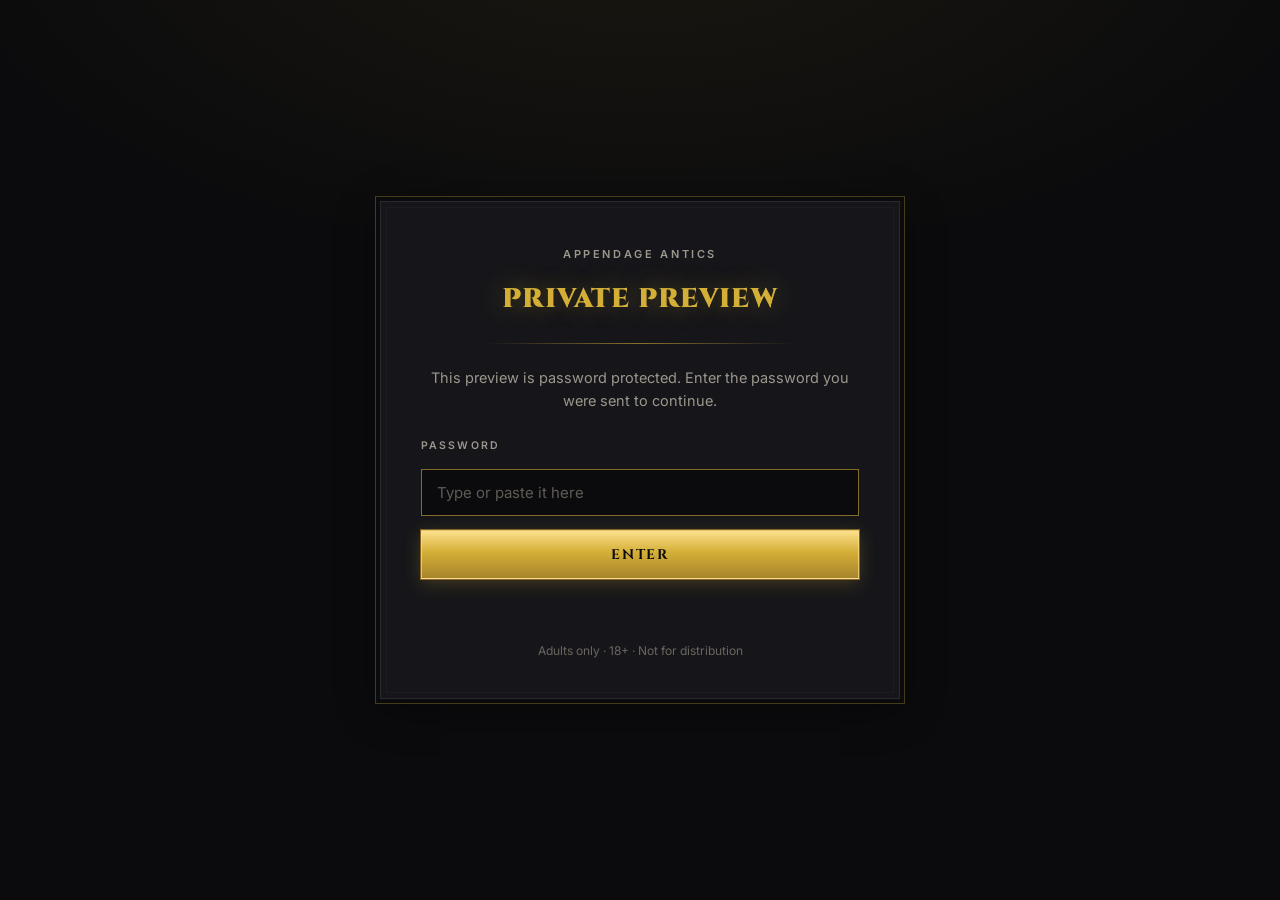
<file: index.html>
<!doctype html>
<html lang="en-NZ">
<head>
<meta charset="utf-8">
<meta name="viewport" content="width=device-width, initial-scale=1">
<meta name="robots" content="noindex, nofollow">
<title>Private Preview</title>
<link rel="preconnect" href="https://fonts.googleapis.com">
<link rel="preconnect" href="https://fonts.gstatic.com" crossorigin>
<link href="https://fonts.googleapis.com/css2?family=Cinzel:wght@600;700;900&family=Inter:wght@400;500;600&display=swap" rel="stylesheet">
<style>
:root{
  --ink:#0b0b0d;--surface:#16161a;--raised:#1e1e24;
  --hairline:rgba(242,237,228,.09);
  --gold:#d4af37;--gold-bright:#f0c75e;--gold-pale:#fde08d;--gold-deep:#8f6b29;
  --cream:#f2ede4;--dim:#9c978c;--down:#f87171;
  --font-sans:'Inter',ui-sans-serif,system-ui,sans-serif;
  --font-display:'Cinzel','Times New Roman',serif;
}
*,*::before,*::after{box-sizing:border-box}
html,body{height:100%}
body{
  margin:0;display:flex;align-items:center;justify-content:center;padding:24px;
  background:radial-gradient(1200px 600px at 50% -10%,rgba(212,175,55,.08),transparent 60%),var(--ink);
  color:var(--cream);font-family:var(--font-sans);line-height:1.6;
  -webkit-font-smoothing:antialiased;
}
::selection{background:var(--gold);color:var(--ink)}

.card{
  position:relative;width:100%;max-width:520px;background:var(--surface);
  border:1px solid var(--hairline);padding:44px 40px 38px;text-align:center;
  box-shadow:0 0 0 4px var(--ink),0 0 0 5px rgba(212,175,55,.3),0 8px 40px rgba(0,0,0,.45);
}
.card::before{content:'';position:absolute;inset:5px;border:1px solid rgba(242,237,228,.03);pointer-events:none}

.eyebrow{
  font-size:11px;font-weight:600;letter-spacing:.24em;text-transform:uppercase;color:var(--dim);
}
h1{
  margin:14px 0 0;font-family:var(--font-display);font-weight:900;font-size:27px;
  letter-spacing:.04em;text-transform:uppercase;
  color:var(--gold);text-shadow:0 0 24px rgba(212,175,55,.35);
}
.rule{height:1px;border:0;margin:22px auto;width:70%;
  background:linear-gradient(90deg,transparent,rgba(212,175,55,.6),transparent)}
.lede{margin:0;color:var(--dim);font-size:14.5px}

form{margin-top:26px;display:flex;flex-direction:column;gap:14px}
label{font-size:10.5px;font-weight:600;letter-spacing:.2em;text-transform:uppercase;
  color:var(--dim);text-align:left}
input{
  width:100%;padding:13px 15px;background:var(--ink);color:var(--cream);
  border:1px solid var(--hairline);font-family:var(--font-sans);font-size:15px;
  outline:none;transition:border-color .2s;
}
input:focus{border-color:rgba(212,175,55,.6)}
input::placeholder{color:#5f5b55}

button{
  cursor:pointer;padding:14px 20px;font-family:var(--font-display);font-weight:700;
  font-size:14px;letter-spacing:.12em;text-transform:uppercase;color:#0b0b0d;
  border:1px solid rgba(253,224,141,.7);
  background:linear-gradient(180deg,#fde08d 0%,#d4af37 45%,#a8842c 100%);
  box-shadow:0 0 0 1px rgba(143,107,41,.9),0 4px 18px rgba(212,175,55,.25);
  transition:filter .2s;
}
button:hover:not(:disabled){filter:brightness(1.1)}
button:disabled{cursor:not-allowed;opacity:.5}

.msg{min-height:20px;margin:4px 0 0;font-size:13px}
.msg.err{color:var(--down)}
.msg.work{color:var(--dim)}
.foot{margin:24px 0 0;font-size:12px;color:#6a655e}
@media (max-width:520px){ .card{padding:34px 24px 28px} h1{font-size:22px} }
</style>
</head>
<body>

<main class="card">
  <div class="eyebrow">Appendage Antics</div>
  <h1>Private Preview</h1>
  <hr class="rule">
  <p class="lede">
    This preview is password protected. Enter the password you were sent to continue.
  </p>

  <form id="f" autocomplete="off">
    <label for="pw">Password</label>
    <input id="pw" type="password" placeholder="Type or paste it here"
           autocomplete="current-password" autocapitalize="off" spellcheck="false" required>
    <button id="go" type="submit">Enter</button>
    <p class="msg" id="msg" role="status" aria-live="polite"></p>
  </form>

  <p class="foot">Adults only · 18+ · Not for distribution</p>
</main>

<script>
(function () {
  'use strict';

  /* The page holds only salt, iv and ciphertext. The password is the AES key
     material — it is not compared against anything here, so there is nothing
     to read out of this file. A wrong password fails the GCM tag and yields
     nothing at all. */
  var SALT = 'V83XwVgh1VcuQBVaDiiglA==';
  var IV   = 'LzxGLLJ6z16P1qKe';
  var CT   = '8nWdXCm92mPCezn/Ck/5apkyiRMm3+dhXTJIQyojqbNc4xHE0LU4Mc7Ssx7oALp1';
  var ITER = 600000;

  var f = document.getElementById('f');
  var pw = document.getElementById('pw');
  var go = document.getElementById('go');
  var msg = document.getElementById('msg');

  function b64(s) {
    var bin = atob(s), u = new Uint8Array(bin.length);
    for (var i = 0; i < bin.length; i++) u[i] = bin.charCodeAt(i);
    return u;
  }

  function say(text, cls) {
    msg.textContent = text;
    msg.className = 'msg' + (cls ? ' ' + cls : '');
  }

  if (!window.crypto || !window.crypto.subtle) {
    say('This browser cannot open the preview. Please try Chrome, Edge, Safari or Firefox.', 'err');
    go.disabled = true;
    return;
  }

  f.addEventListener('submit', function (e) {
    e.preventDefault();
    var pass = pw.value.trim();
    if (!pass) return;

    go.disabled = true;
    /* 600k rounds is deliberate — it costs the reader a moment and costs
       anyone grinding the ciphertext offline a great deal more. */
    say('Checking…', 'work');

    var enc = new TextEncoder();
    window.crypto.subtle.importKey('raw', enc.encode(pass), 'PBKDF2', false, ['deriveKey'])
      .then(function (base) {
        return window.crypto.subtle.deriveKey(
          { name: 'PBKDF2', salt: b64(SALT), iterations: ITER, hash: 'SHA-256' },
          base,
          { name: 'AES-GCM', length: 256 },
          false,
          ['decrypt']
        );
      })
      .then(function (key) {
        return window.crypto.subtle.decrypt({ name: 'AES-GCM', iv: b64(IV) }, key, b64(CT));
      })
      .then(function (plain) {
        var dir = new TextDecoder().decode(plain);
        if (!/^[a-f0-9]{32}$/.test(dir)) throw new Error('bad payload');
        say('Opening…', 'work');
        window.location.replace(dir + '/');
      })
      .catch(function () {
        go.disabled = false;
        say('That password was not recognised. Check for stray spaces and try again.', 'err');
        pw.select();
      });
  });

  pw.focus();
})();
</script>

</body>
</html>
</file>
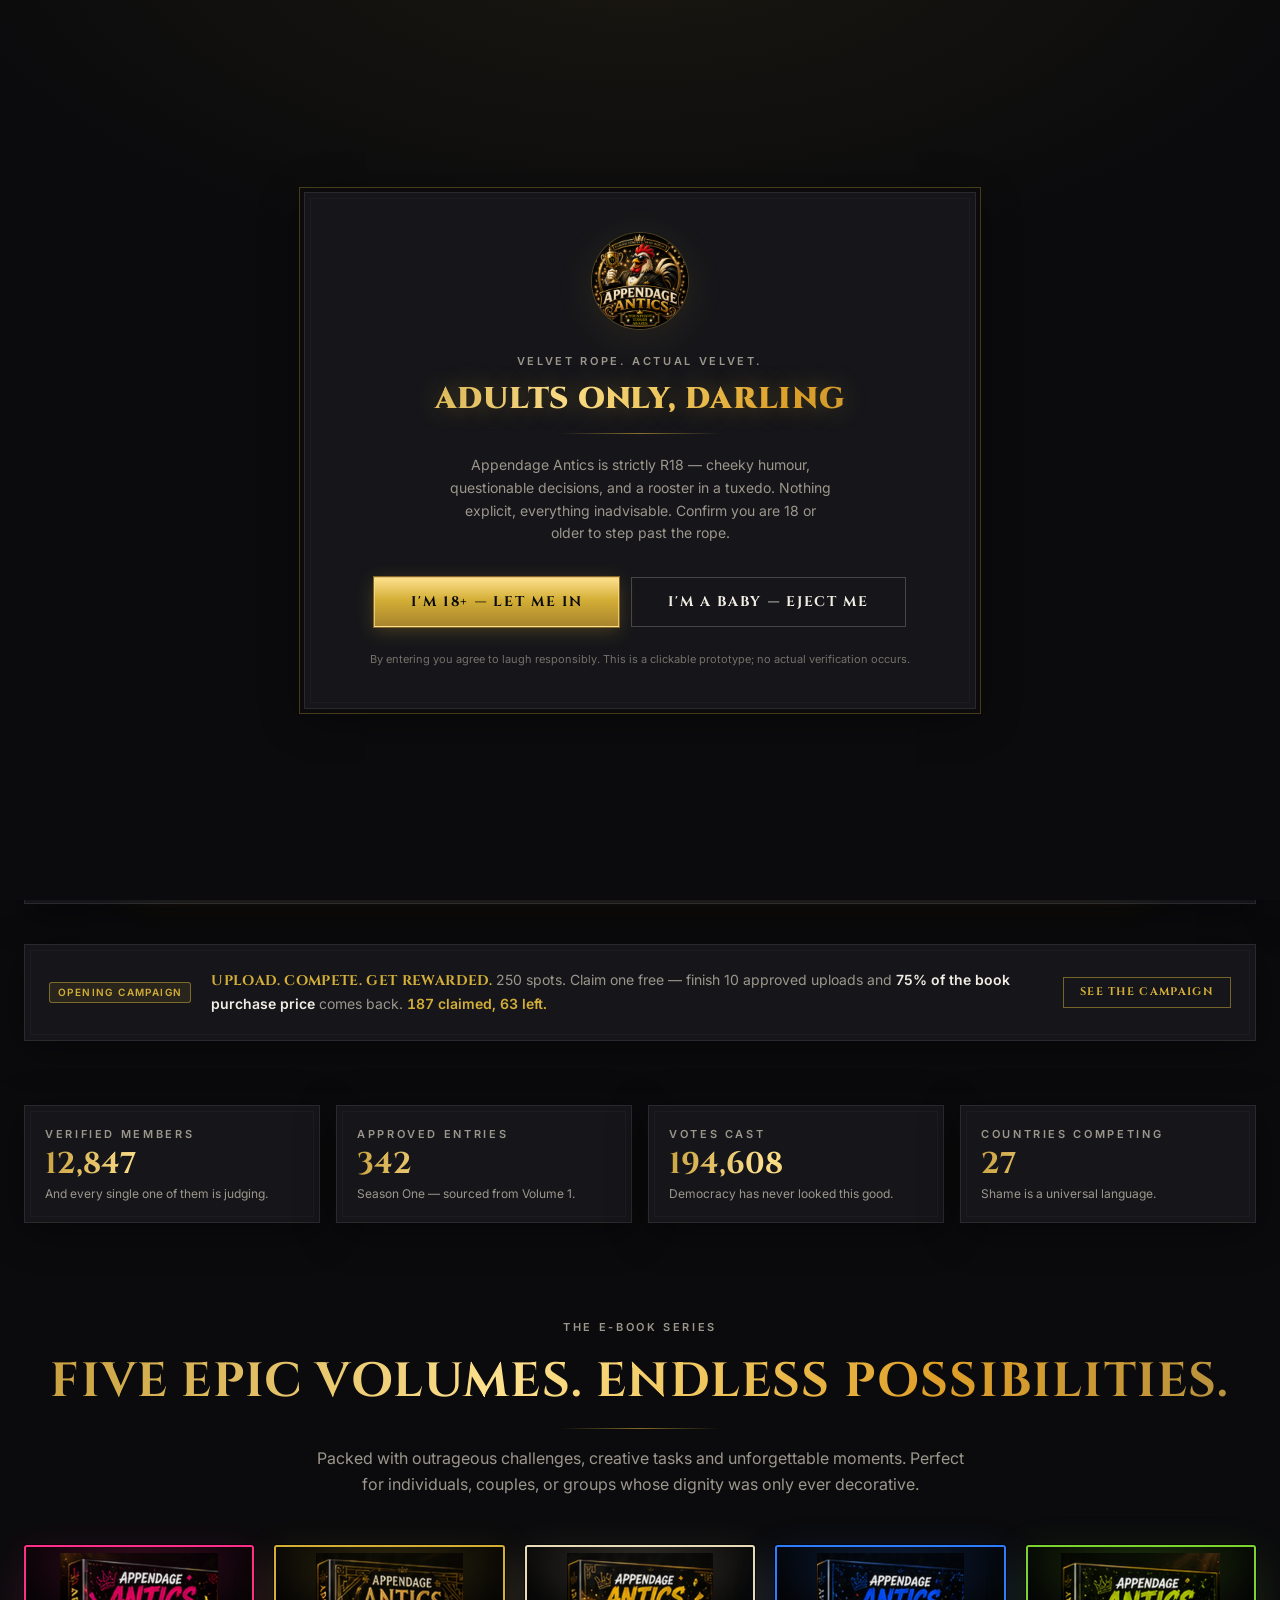
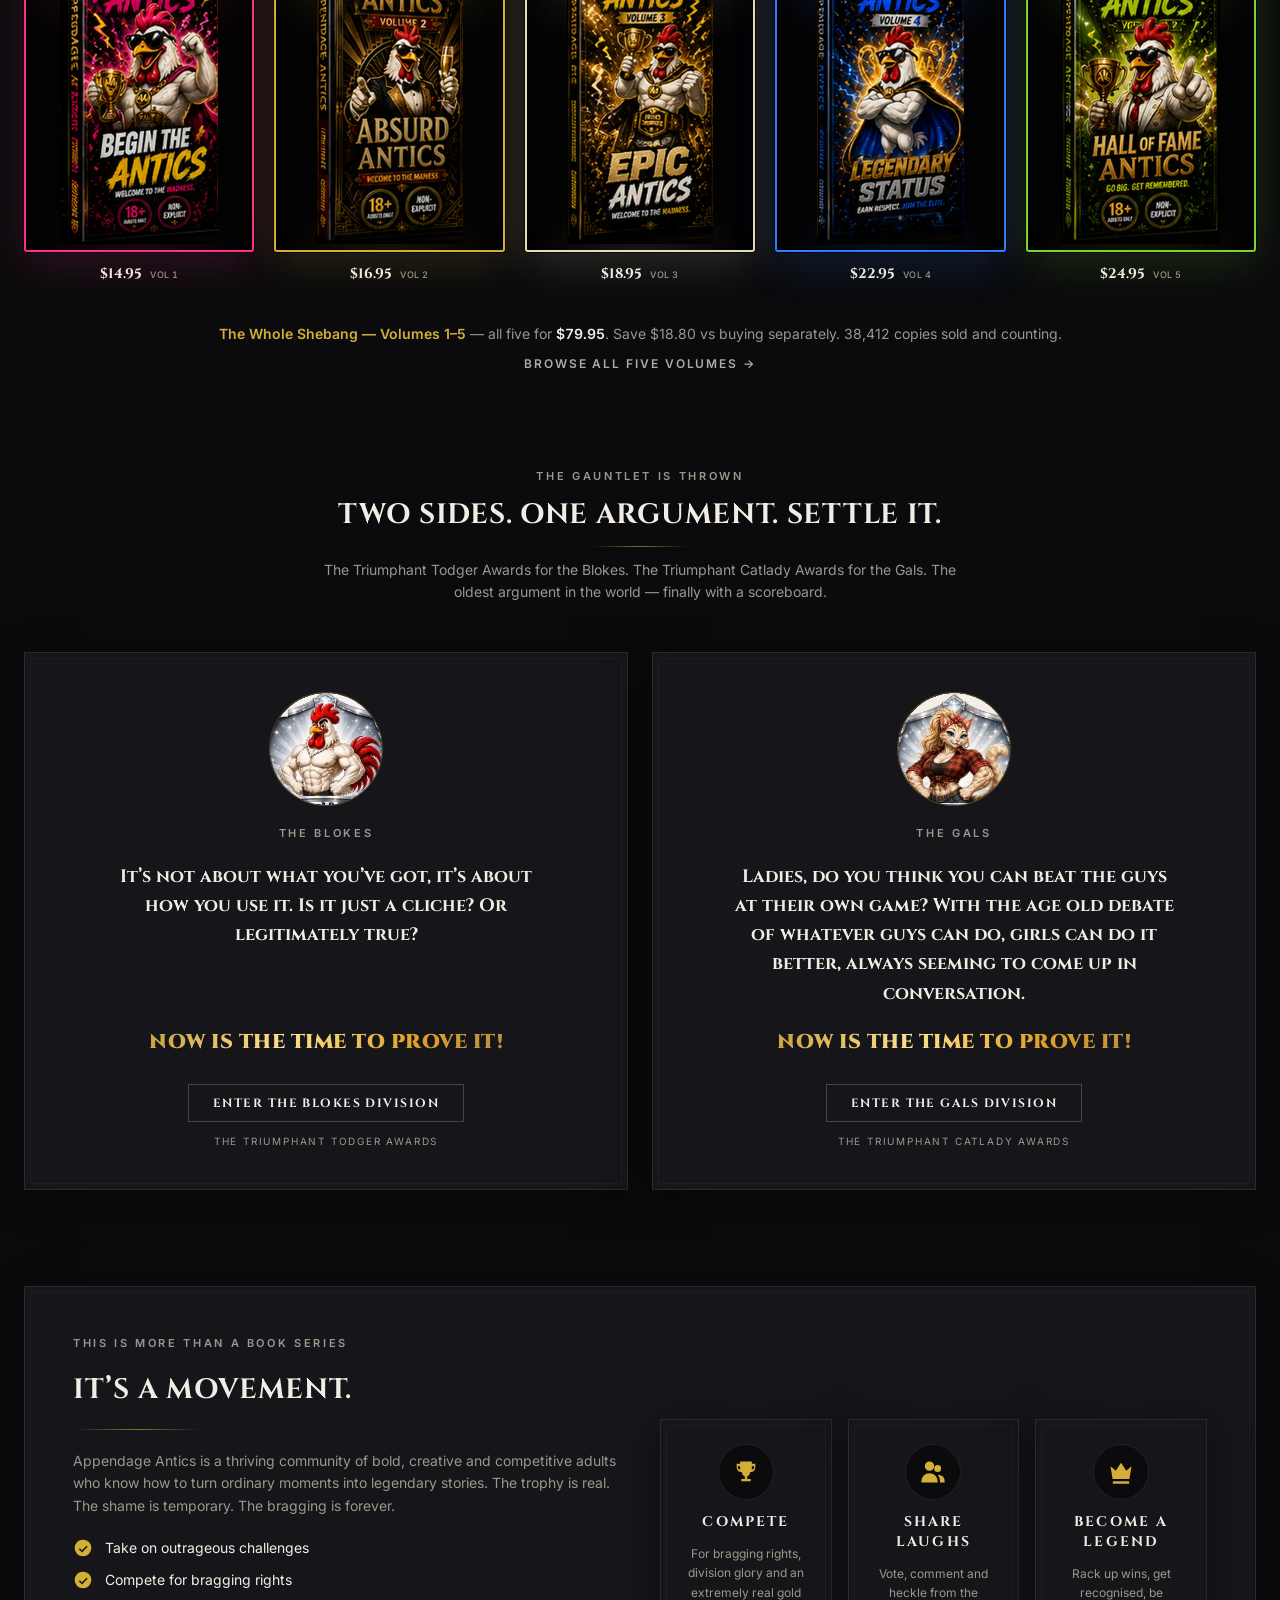
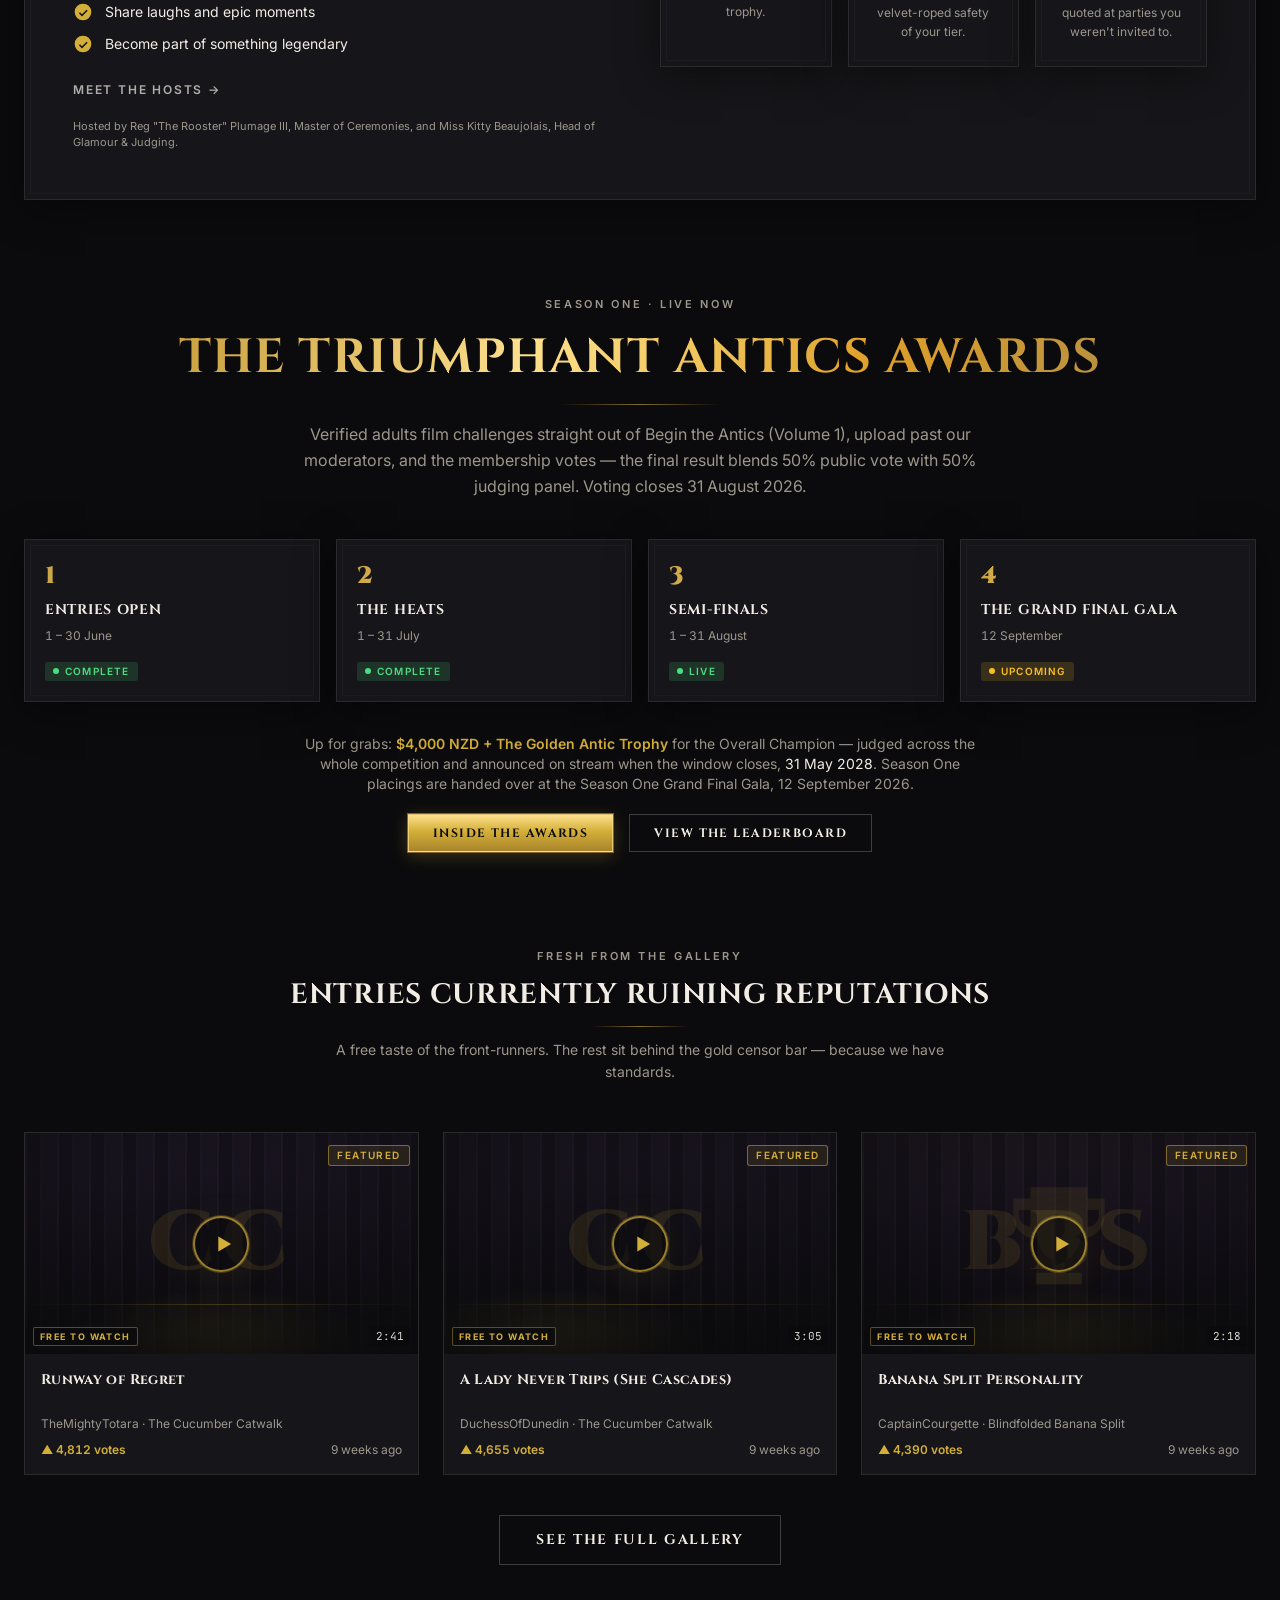
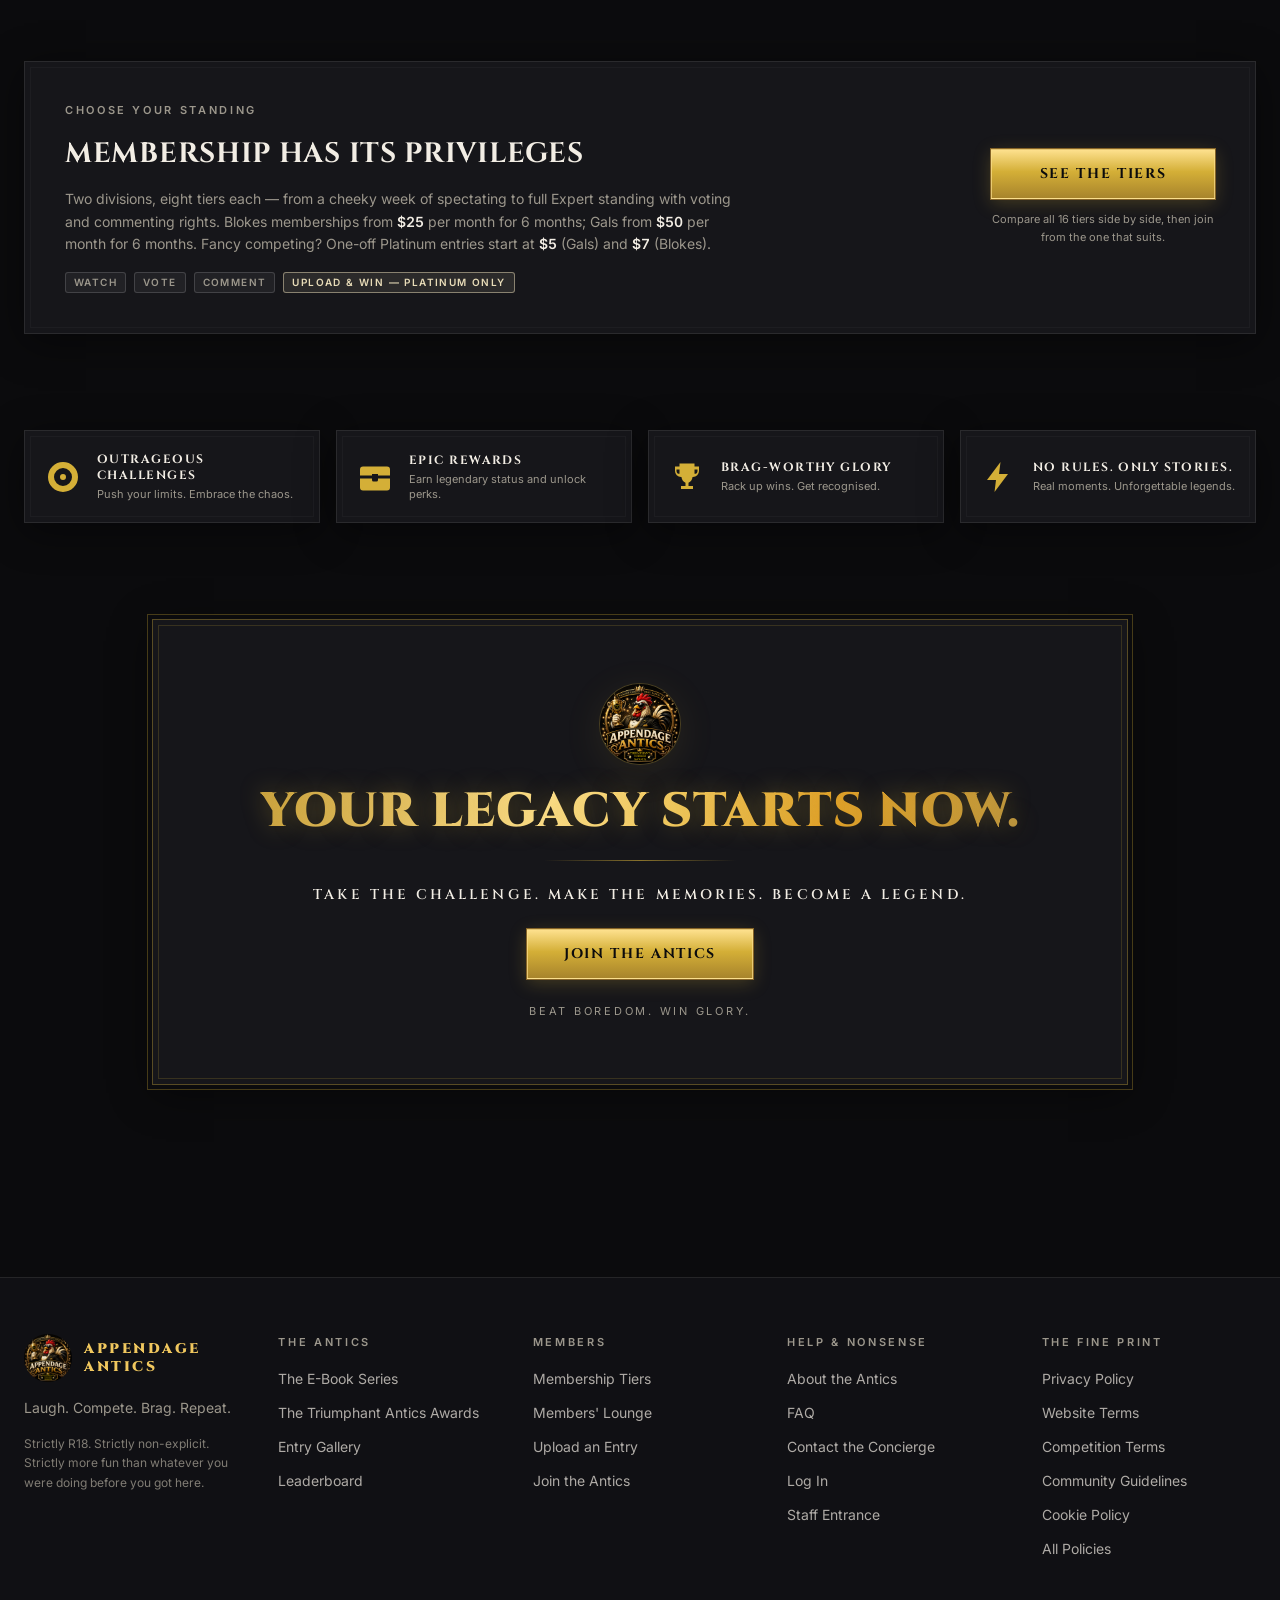
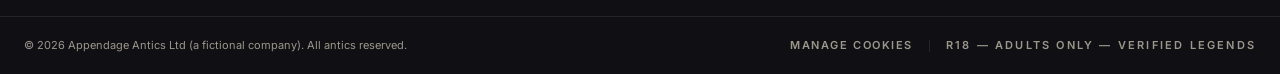
<file: prototype/index.html>
<!doctype html>
<html lang="en">
  <head>
    <meta charset="UTF-8" />
    <link rel="icon" type="image/png" href="img/logo.png" />
    <meta name="viewport" content="width=device-width, initial-scale=1.0" />
    <title>Appendage Antics — Laugh. Compete. Brag. Repeat.</title>
    <script type="module" crossorigin src="./assets/index-DZ7k_855.js"></script>
    <link rel="stylesheet" crossorigin href="./assets/index-0QZUMRAn.css">
  </head>
  <body>
    <div id="root"></div>
  </body>
</html>
</file>
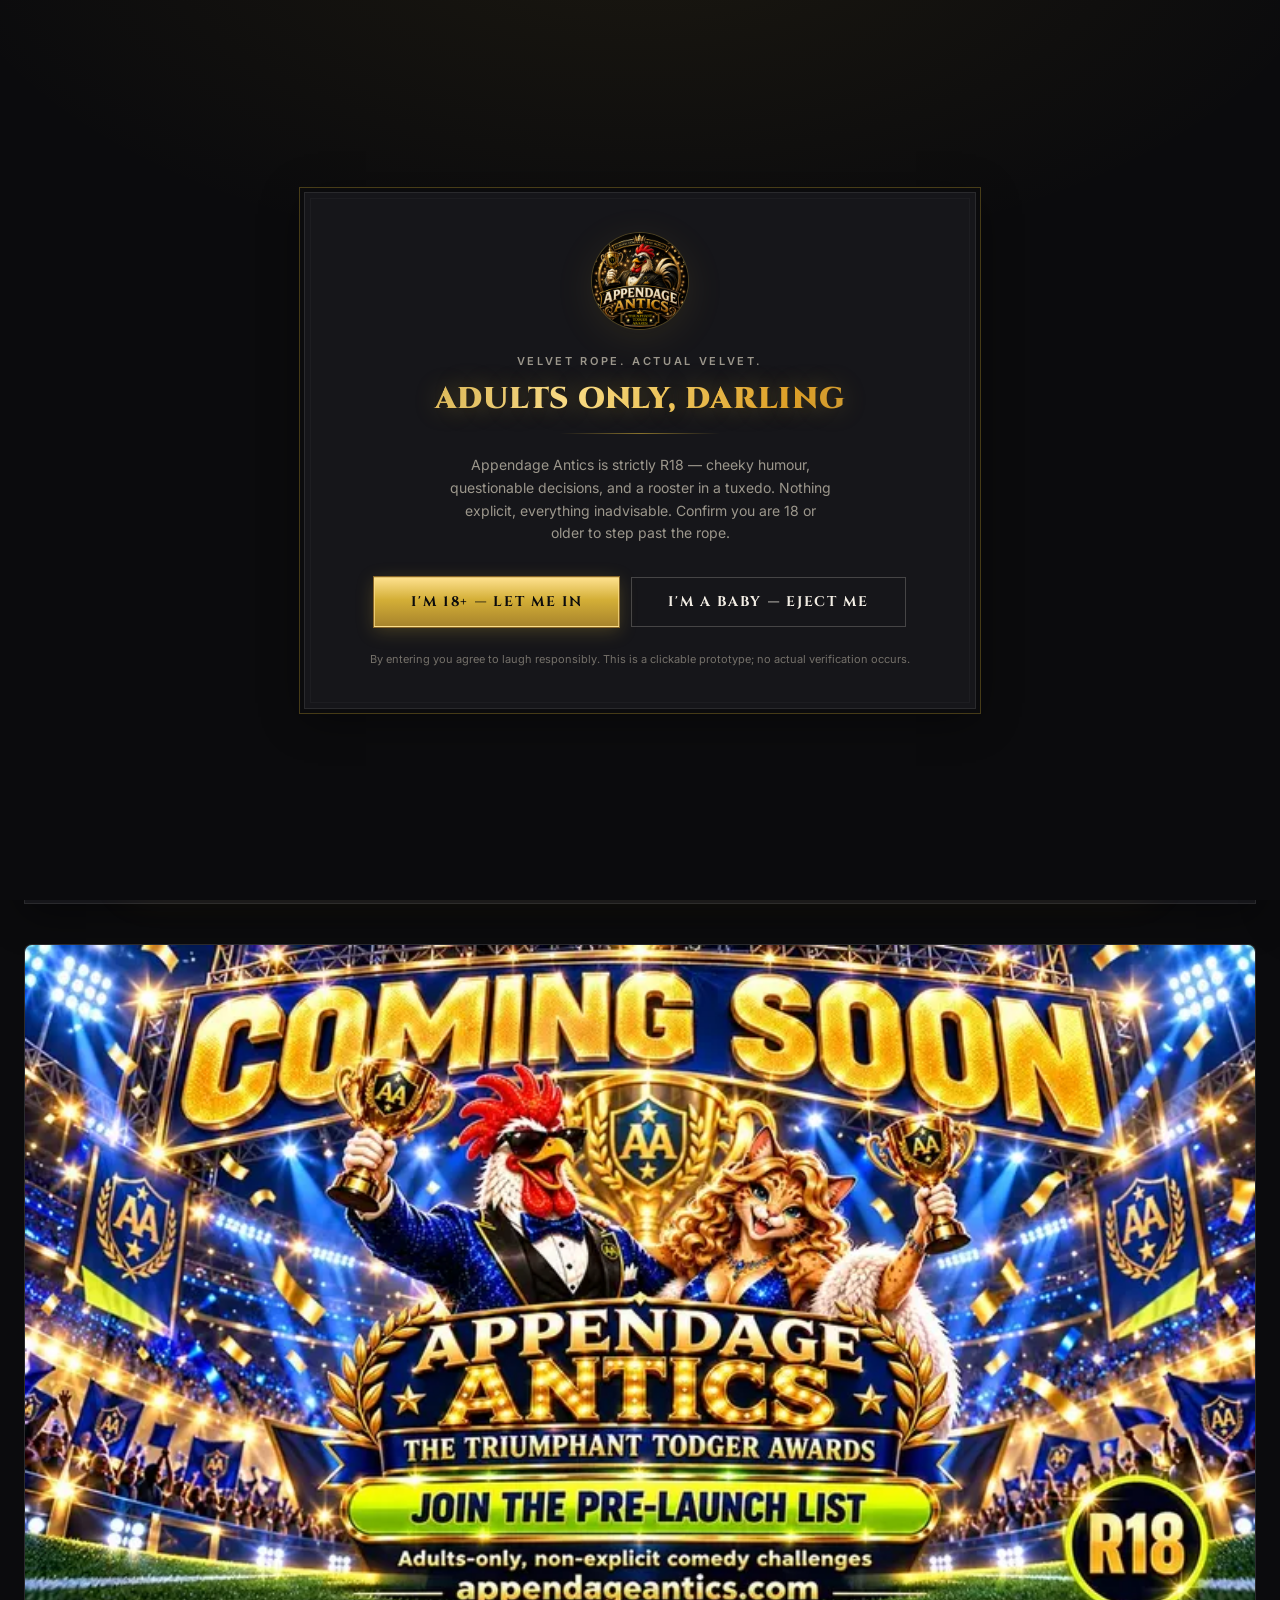
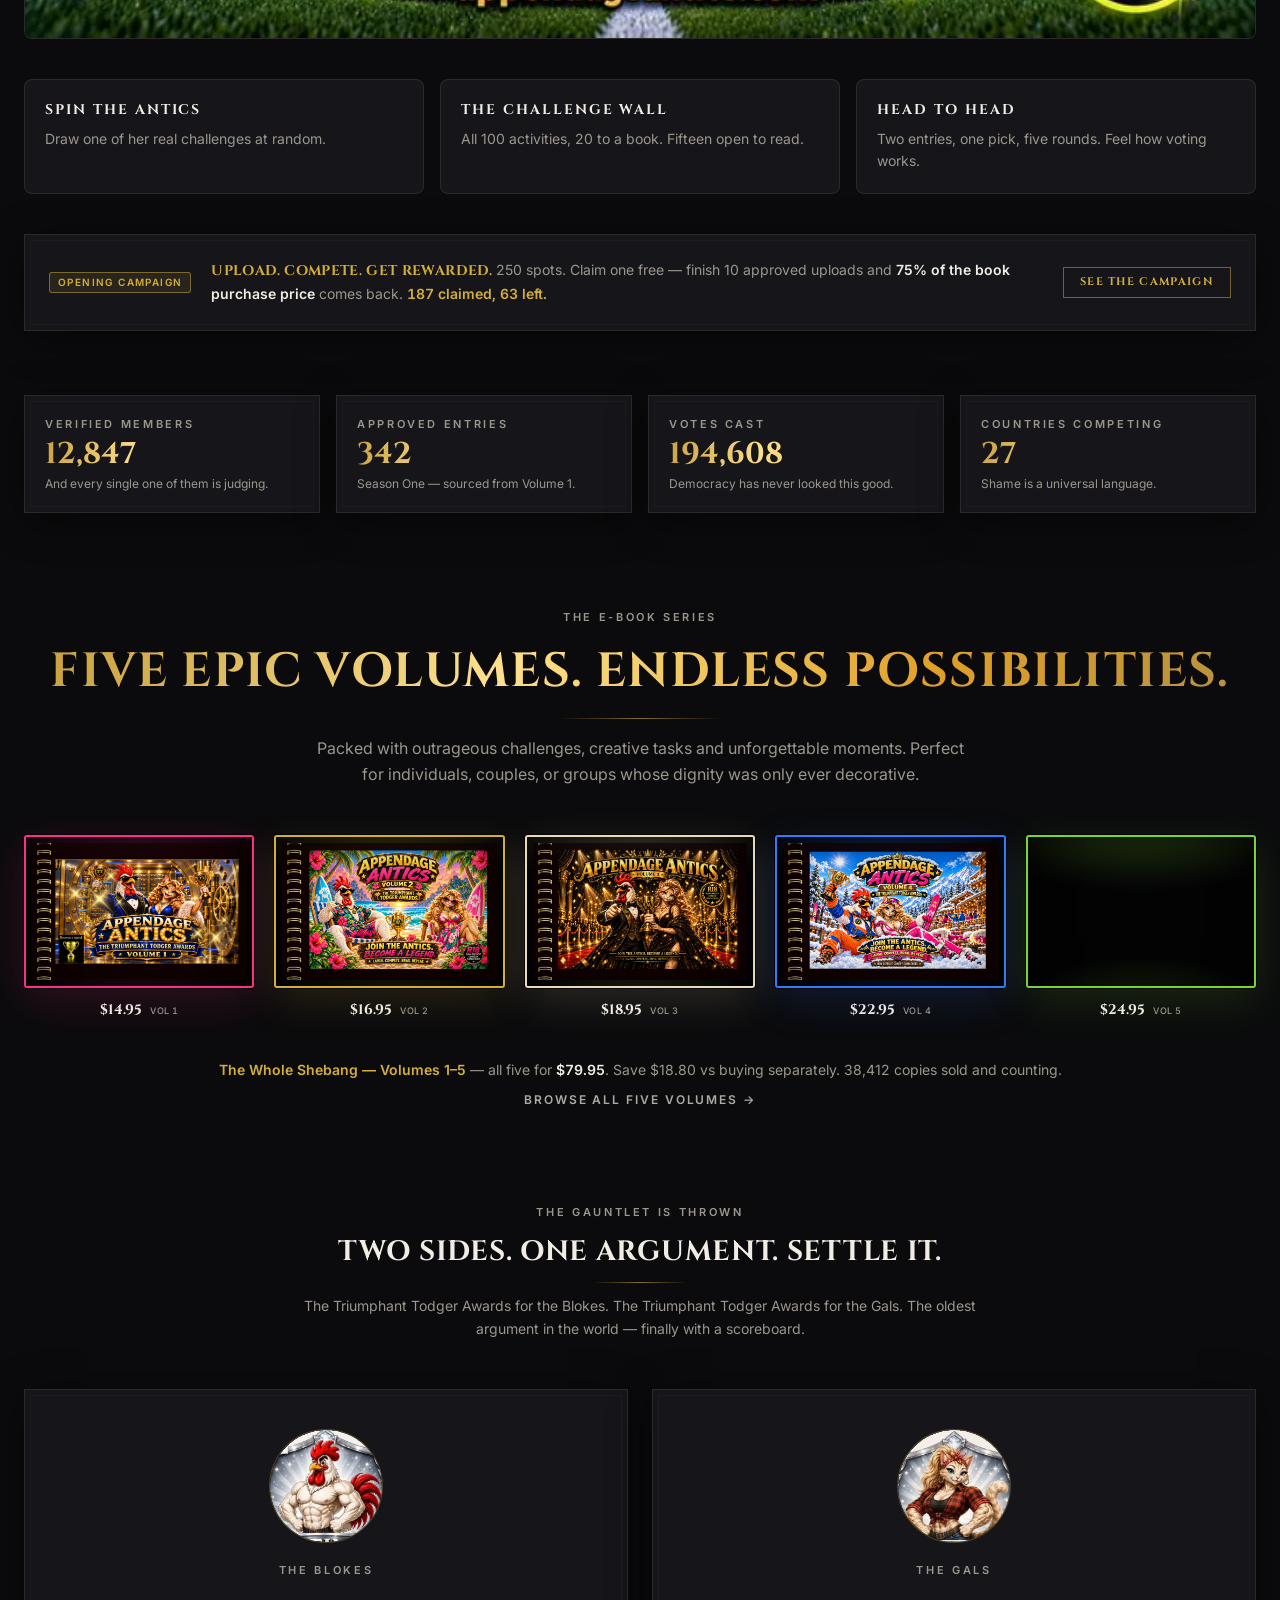
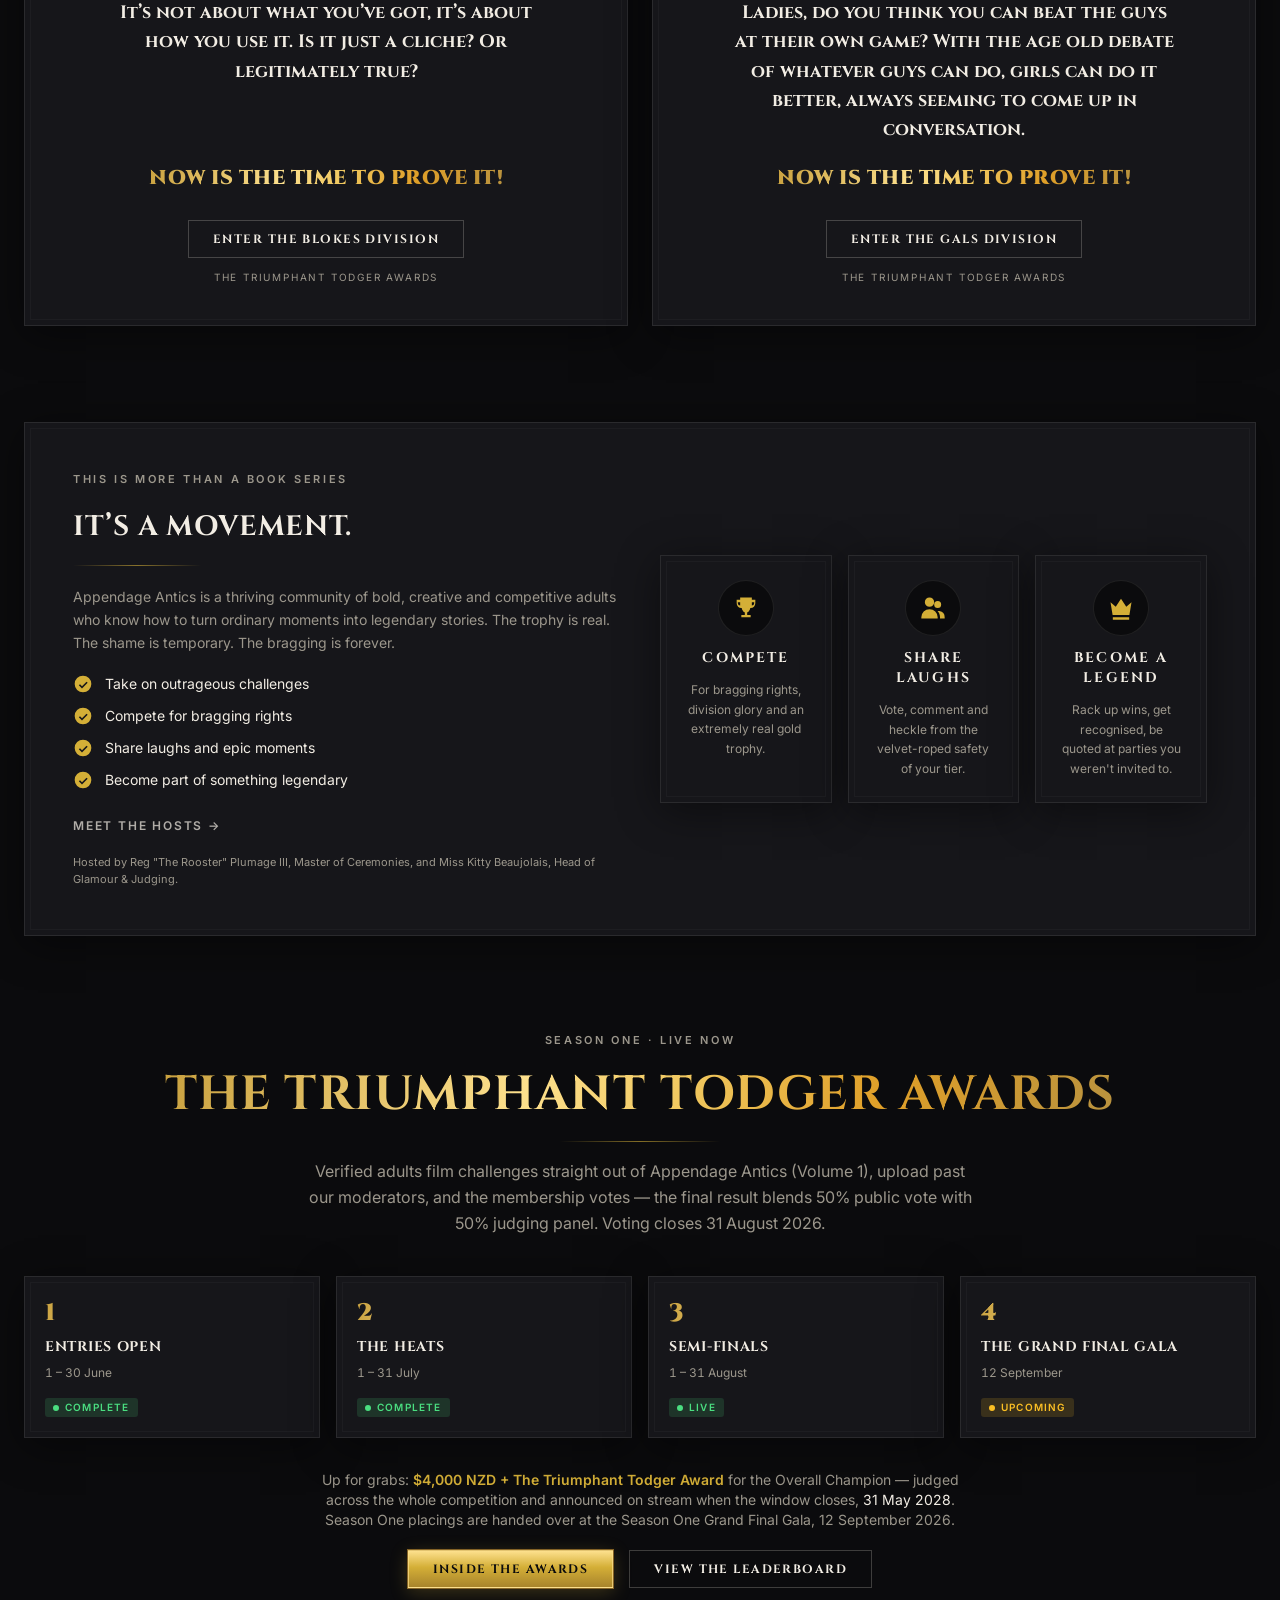
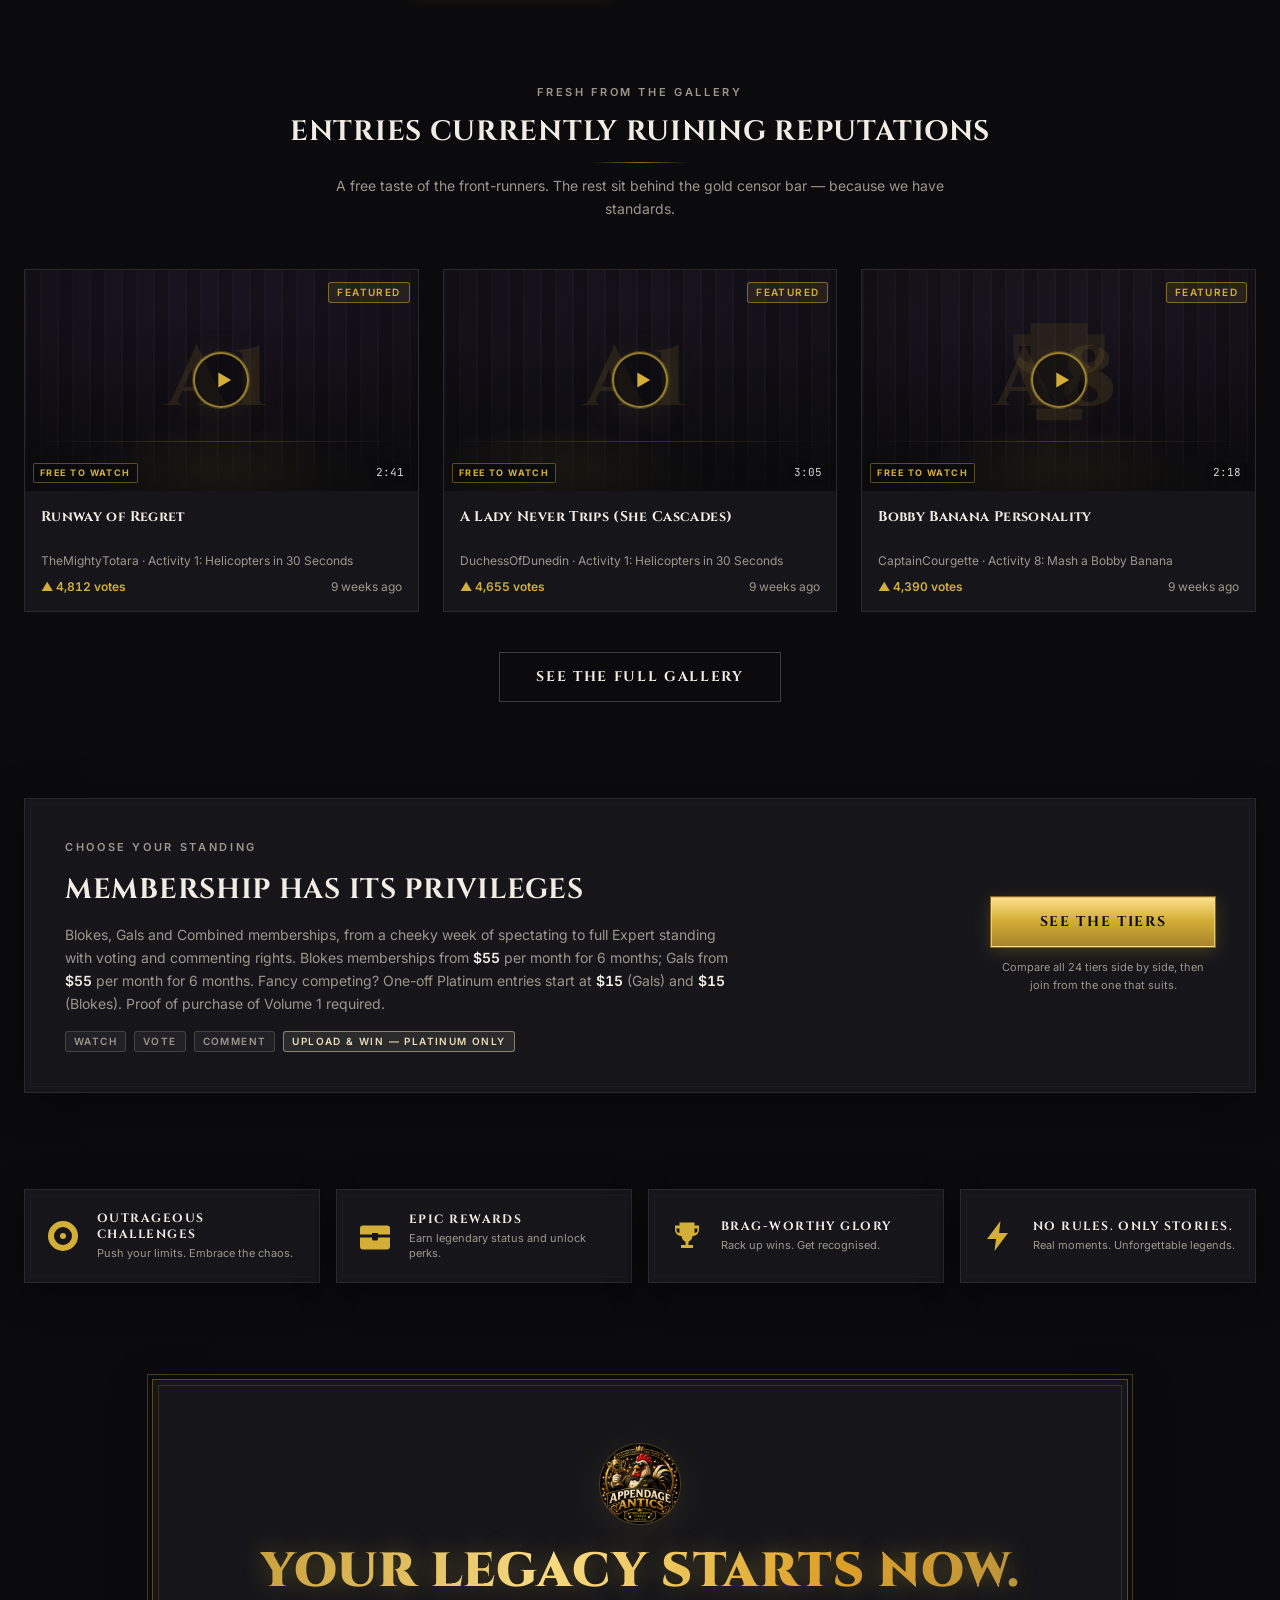
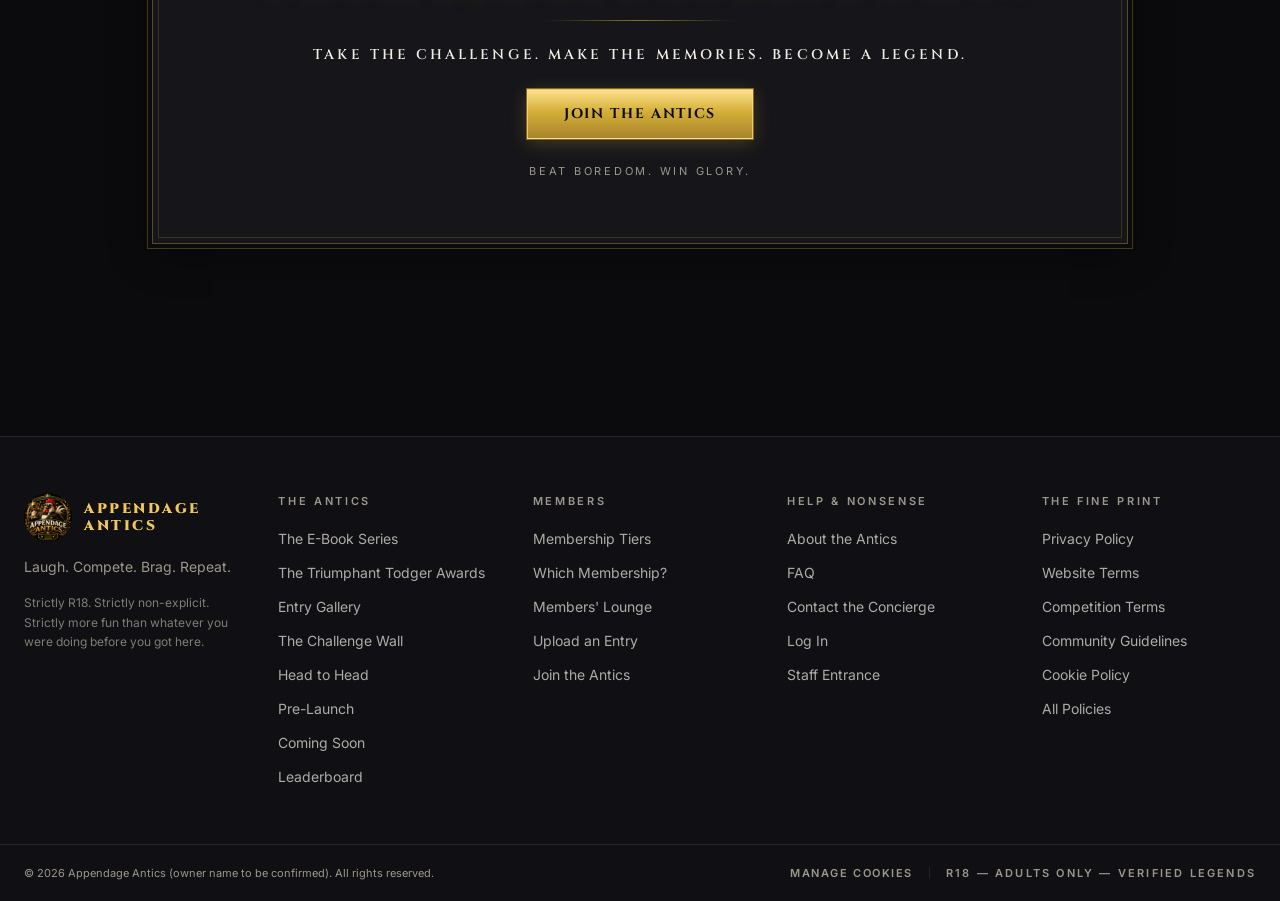
<file: 412346599583e63e8949766aecc726b5/prototype/index.html>
<!doctype html>
<html lang="en">
  <head>
    <meta charset="UTF-8" />
    <link rel="icon" type="image/png" href="img/logo.png" />
    <meta name="viewport" content="width=device-width, initial-scale=1.0" />
    <title>Appendage Antics — Laugh. Compete. Brag. Repeat.</title>
    <script type="module" crossorigin src="./assets/index-CMVJIVQY.js"></script>
    <link rel="stylesheet" crossorigin href="./assets/index-RgEwEM1V.css">
  </head>
  <body>
    <div id="root"></div>
  </body>
</html>
</file>
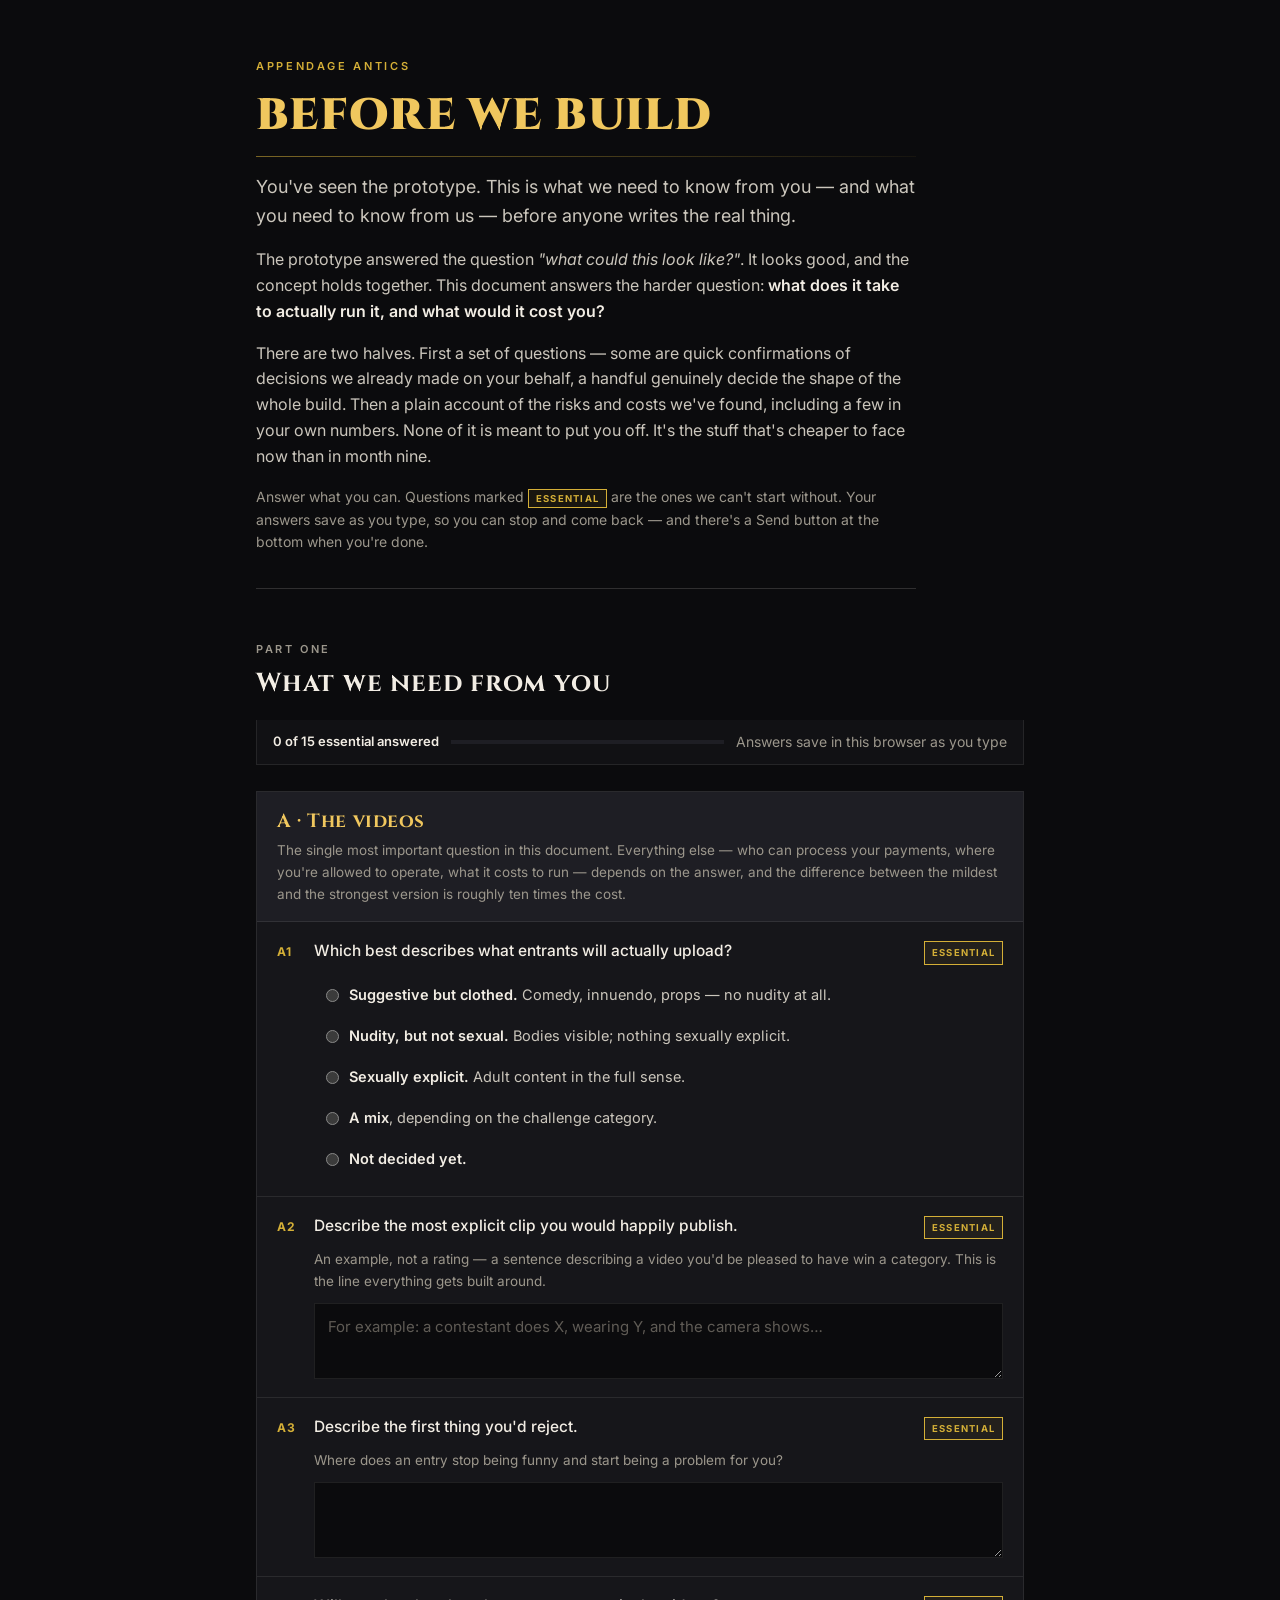
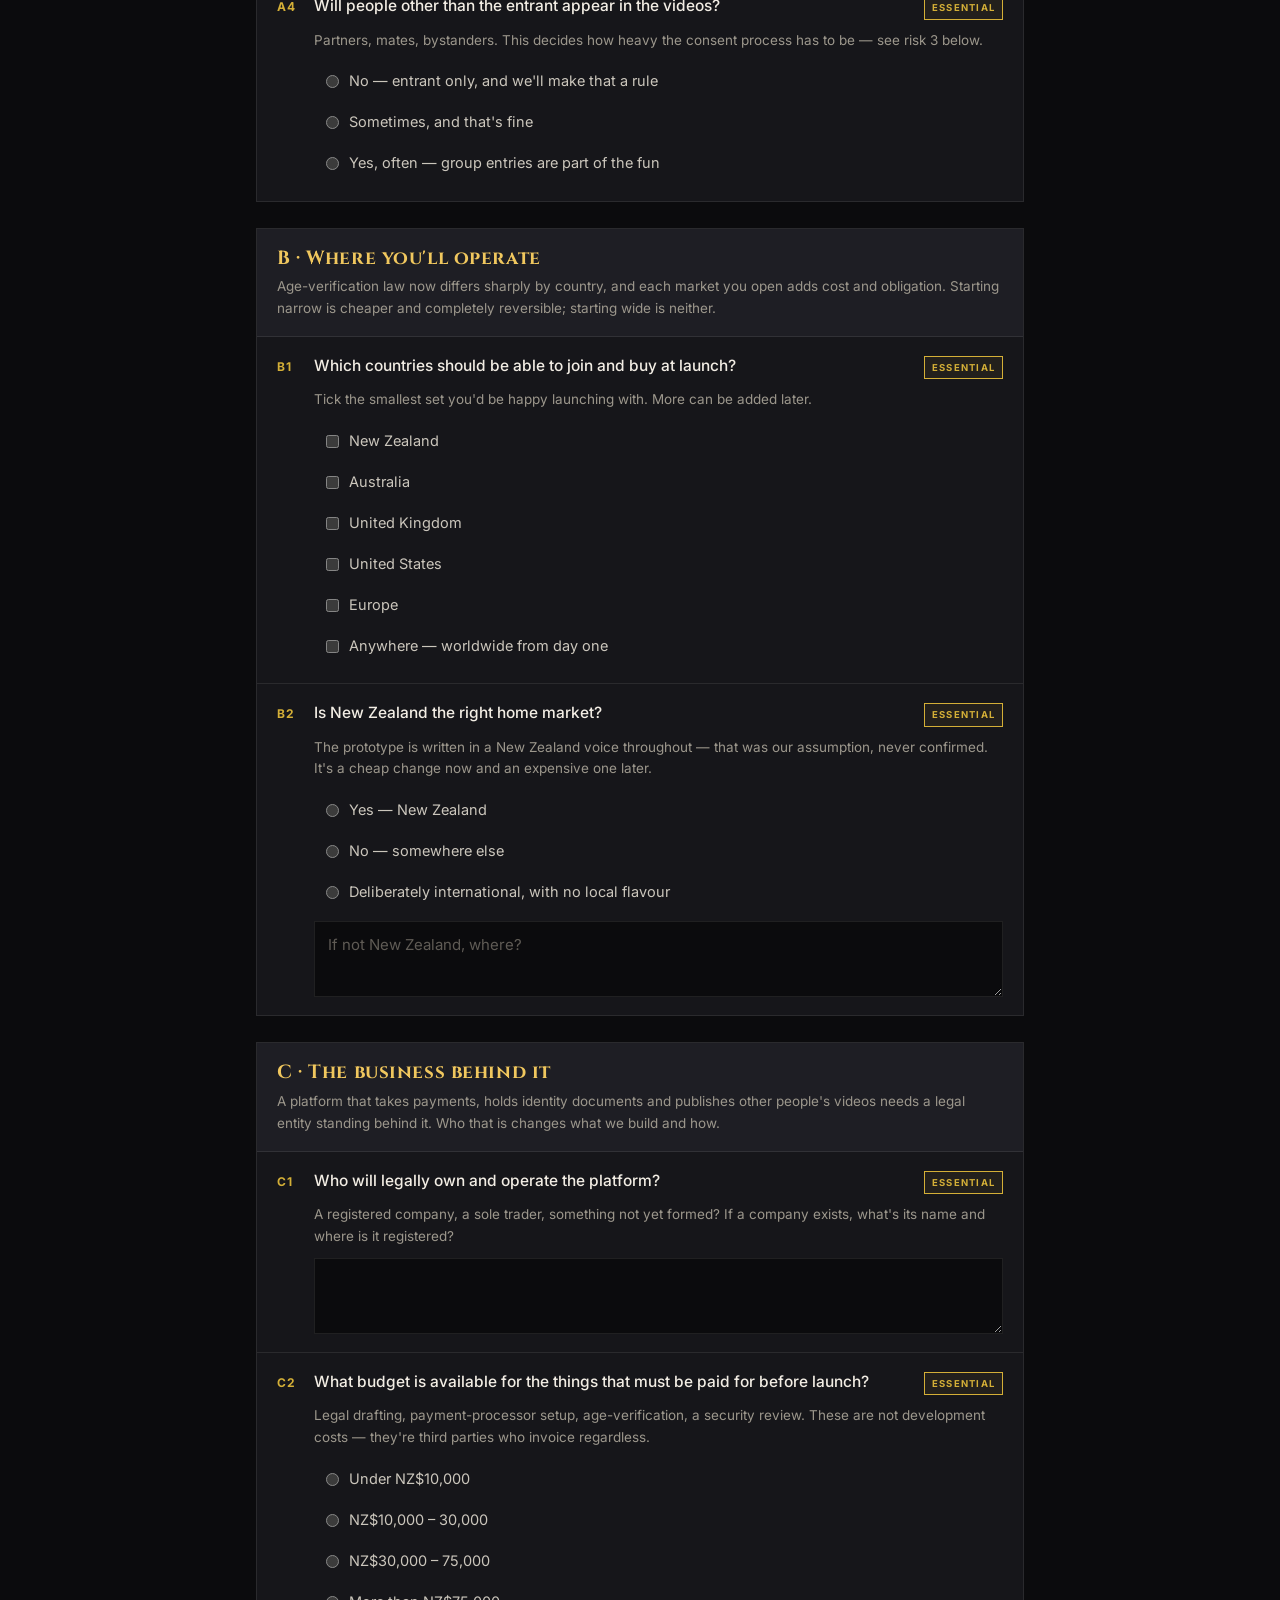
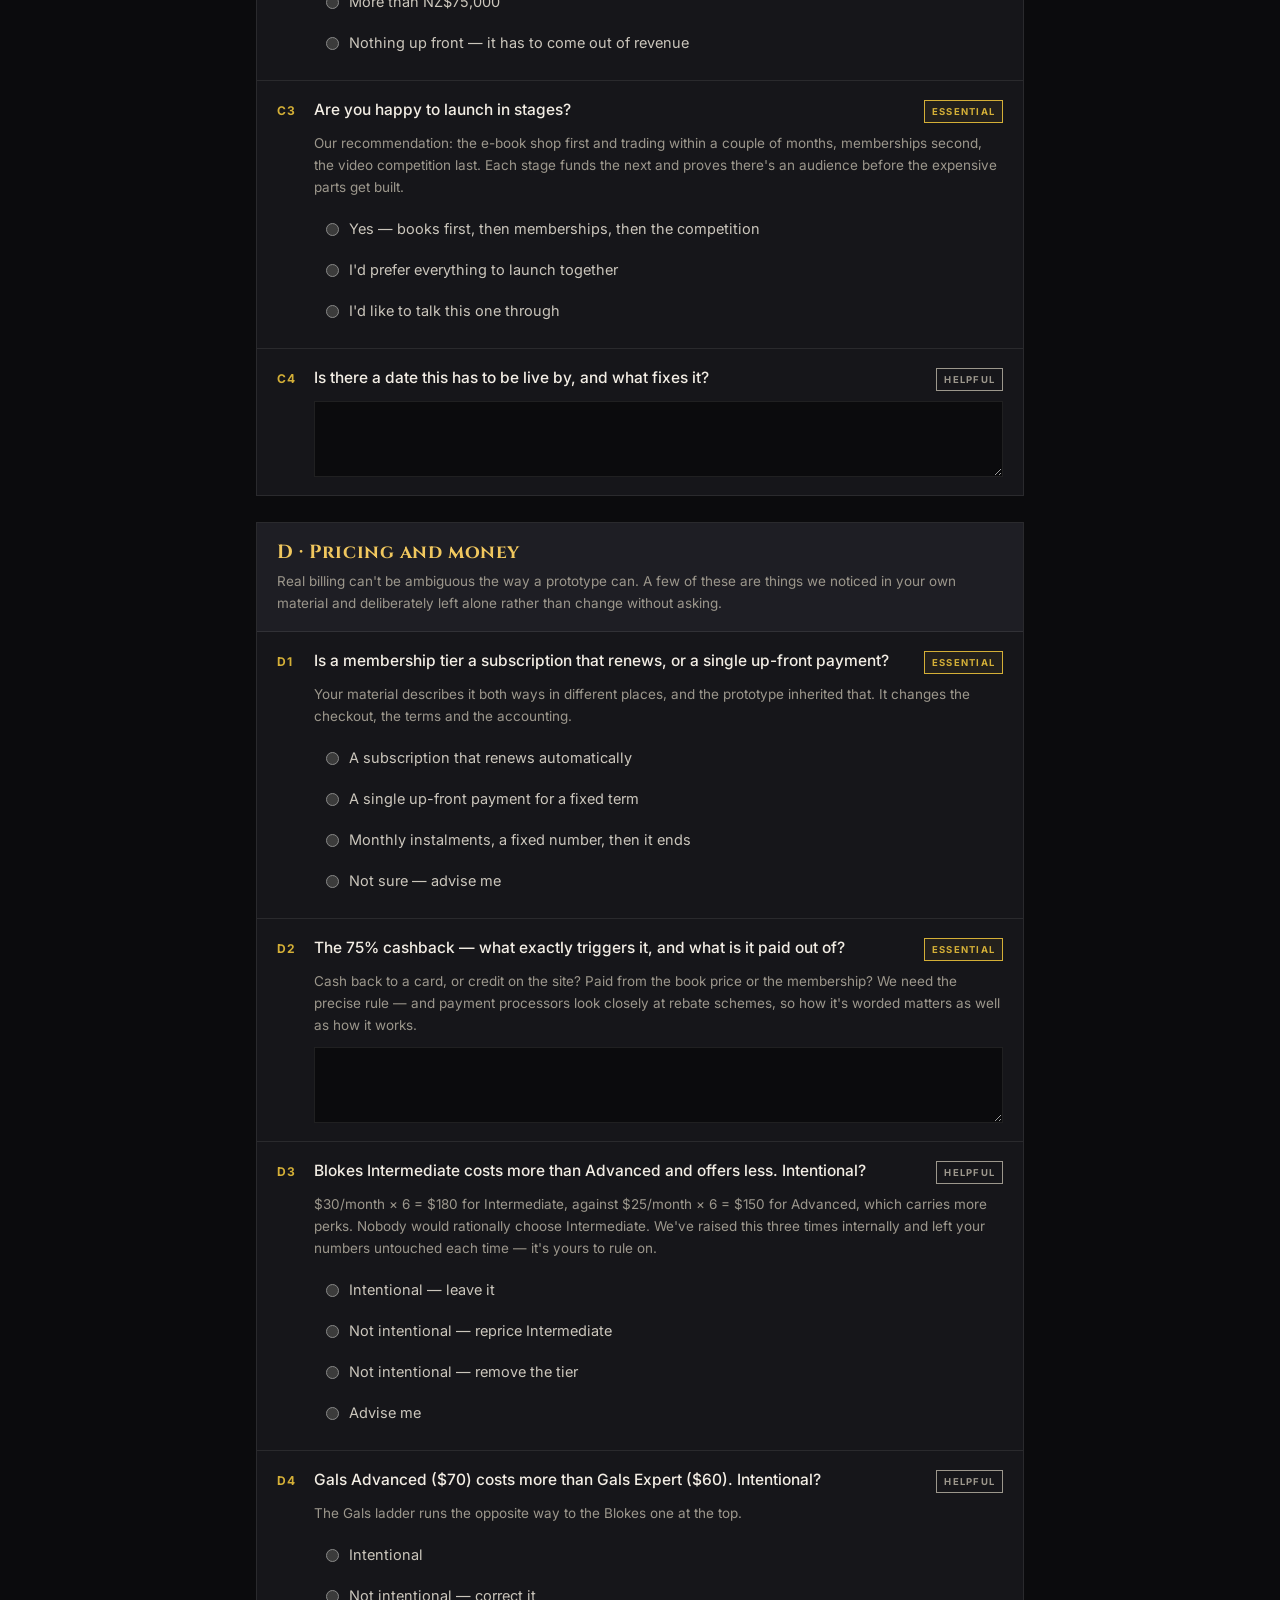
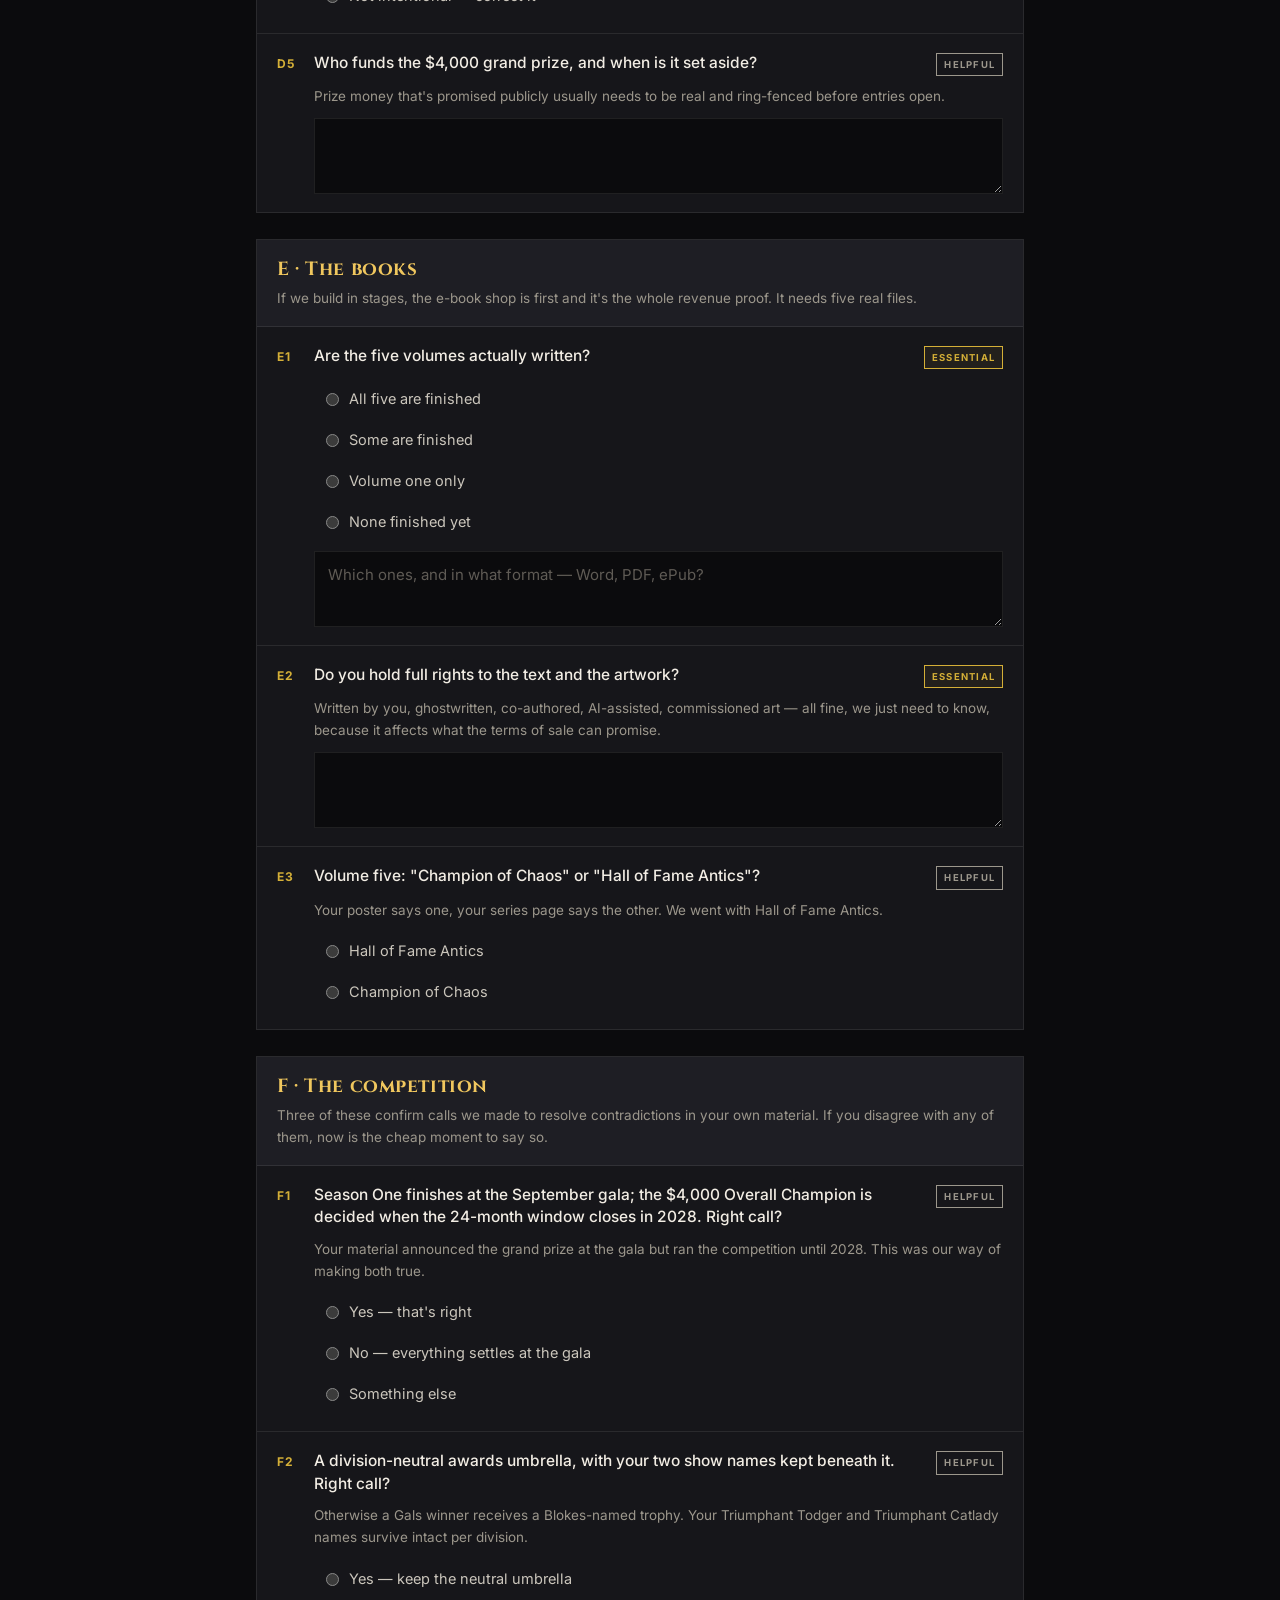
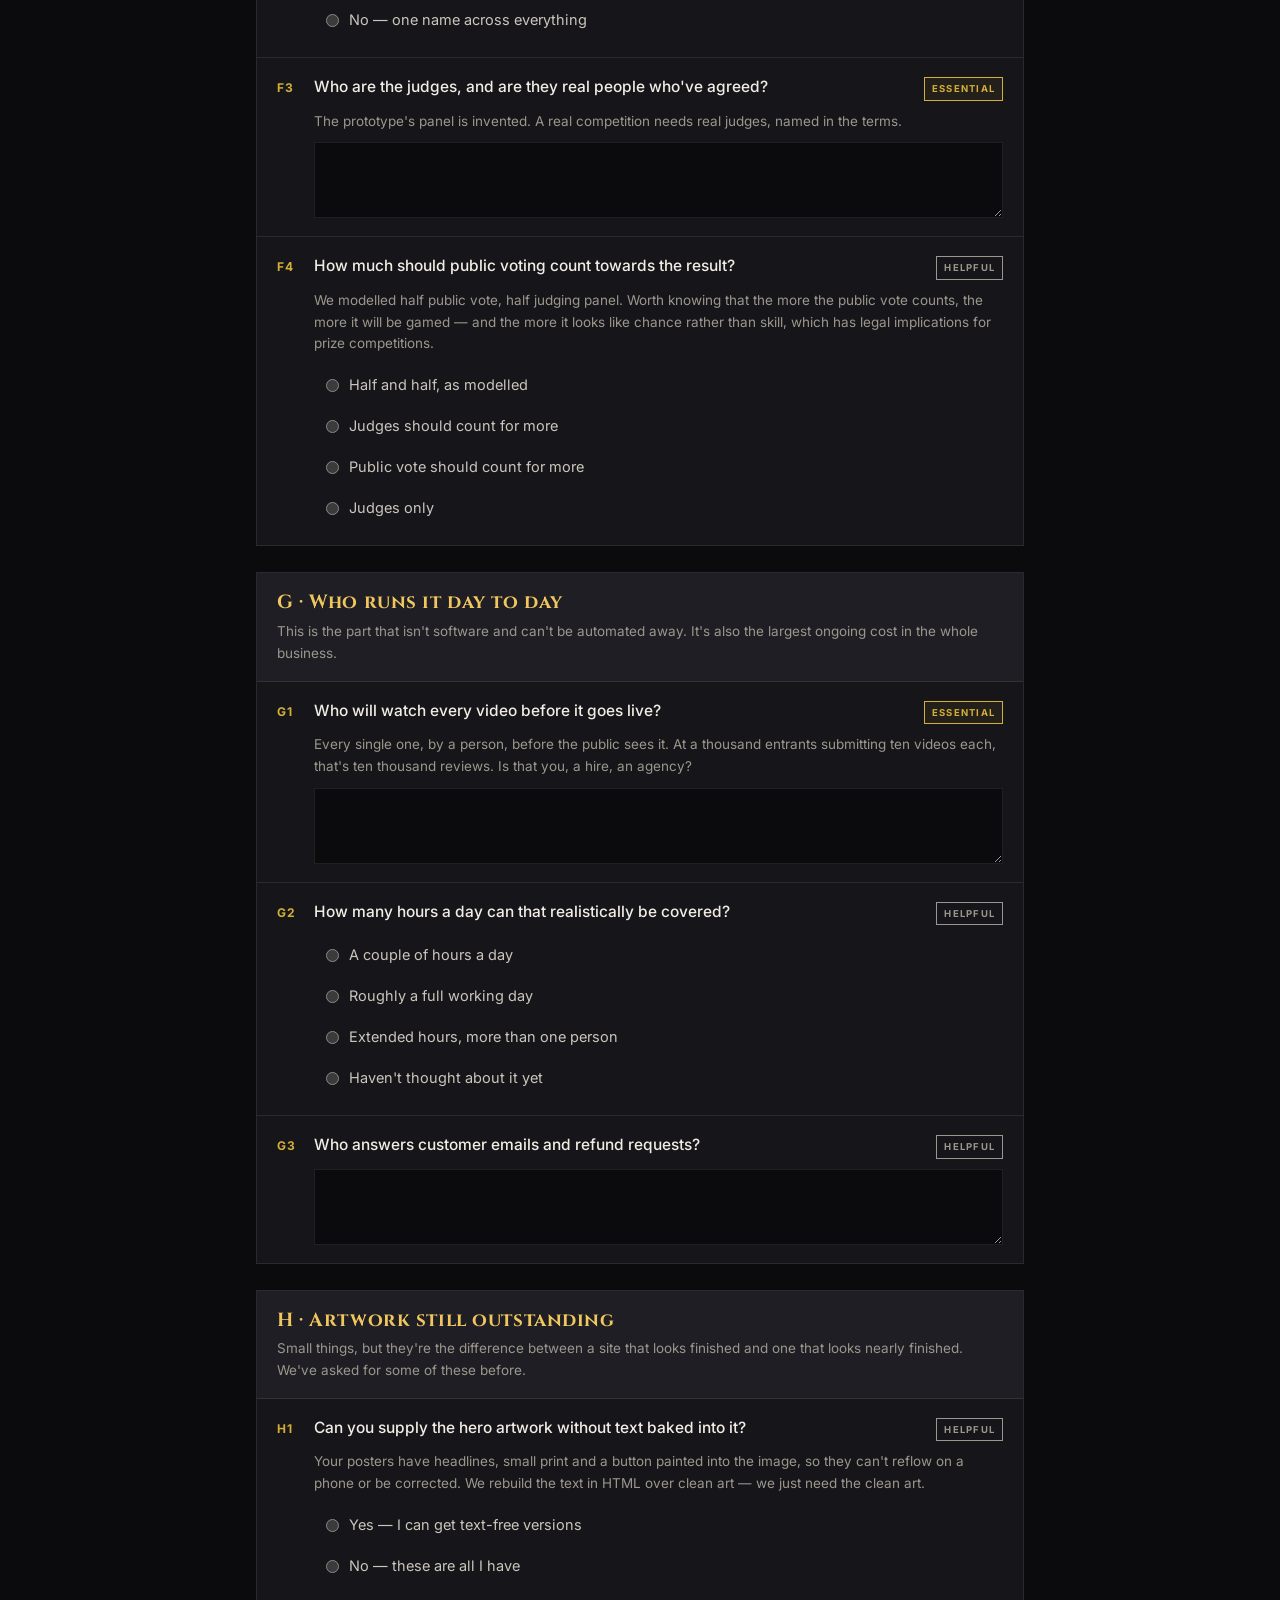
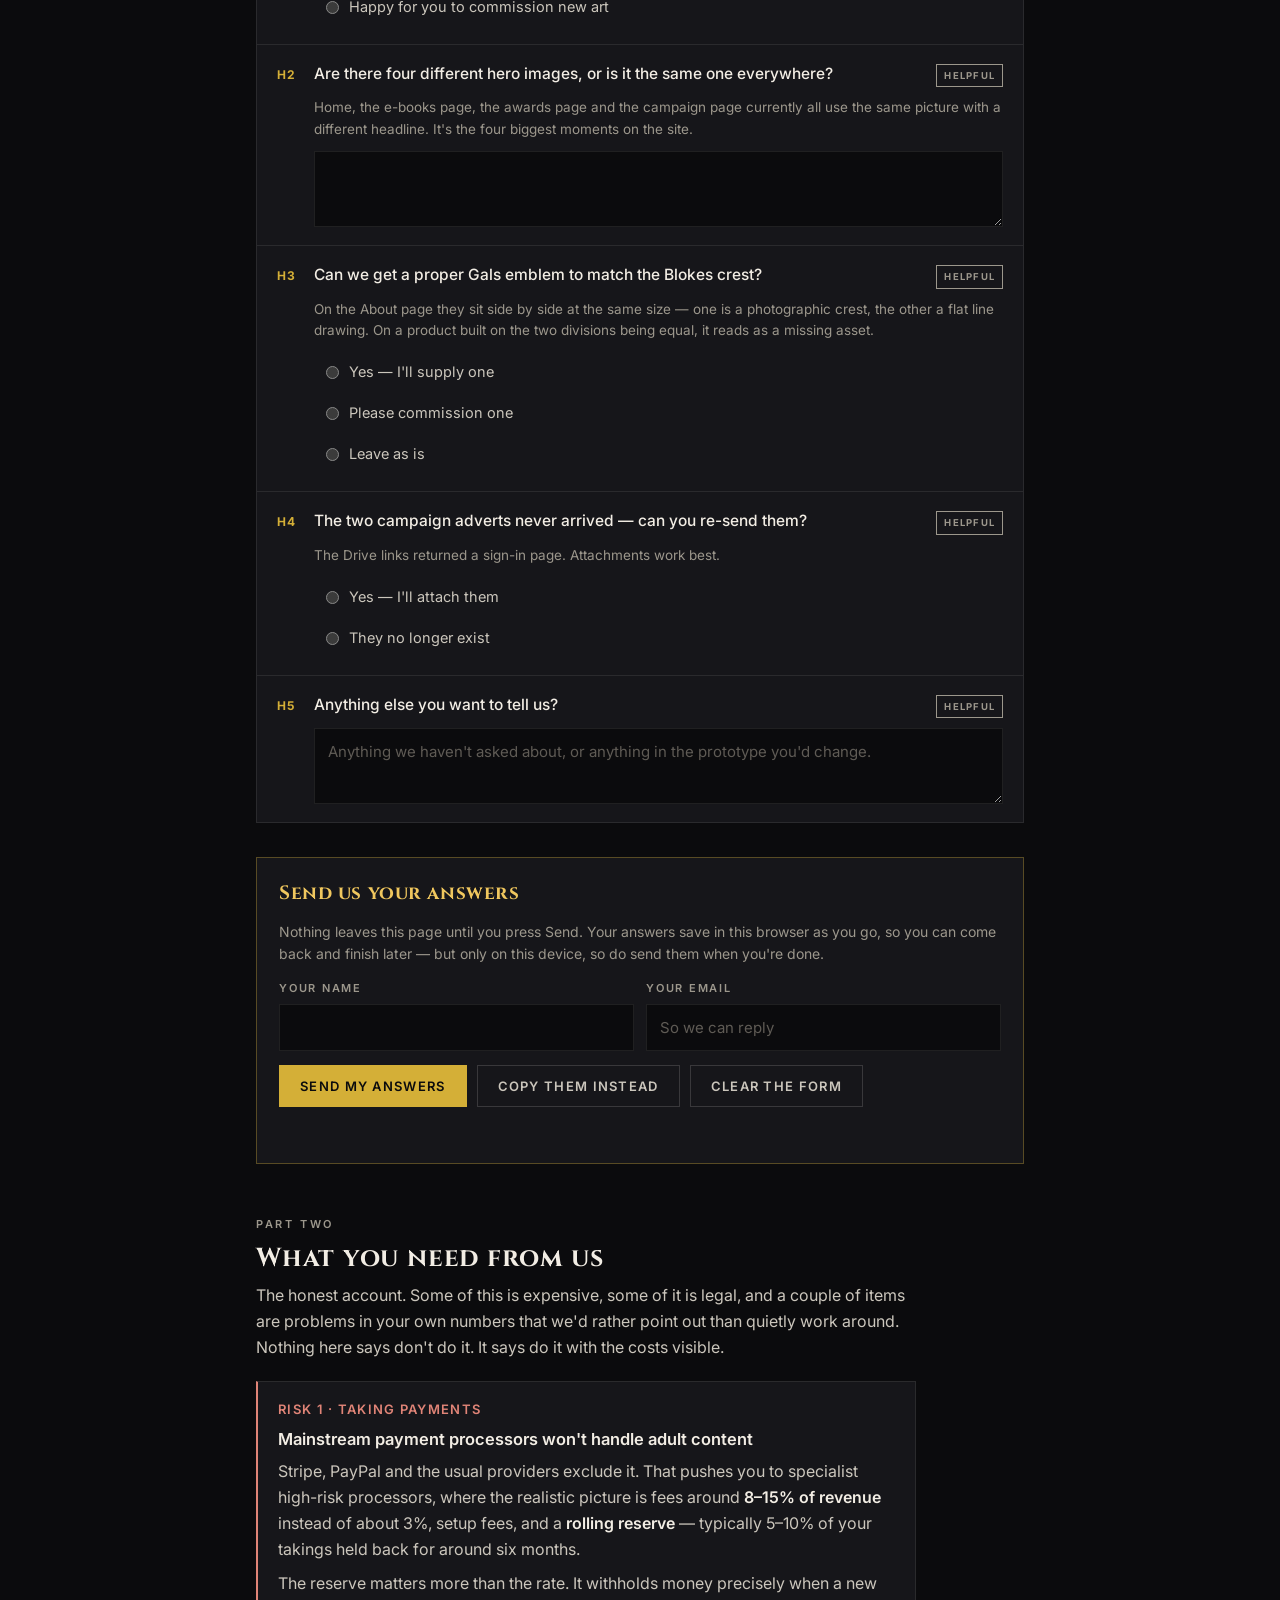
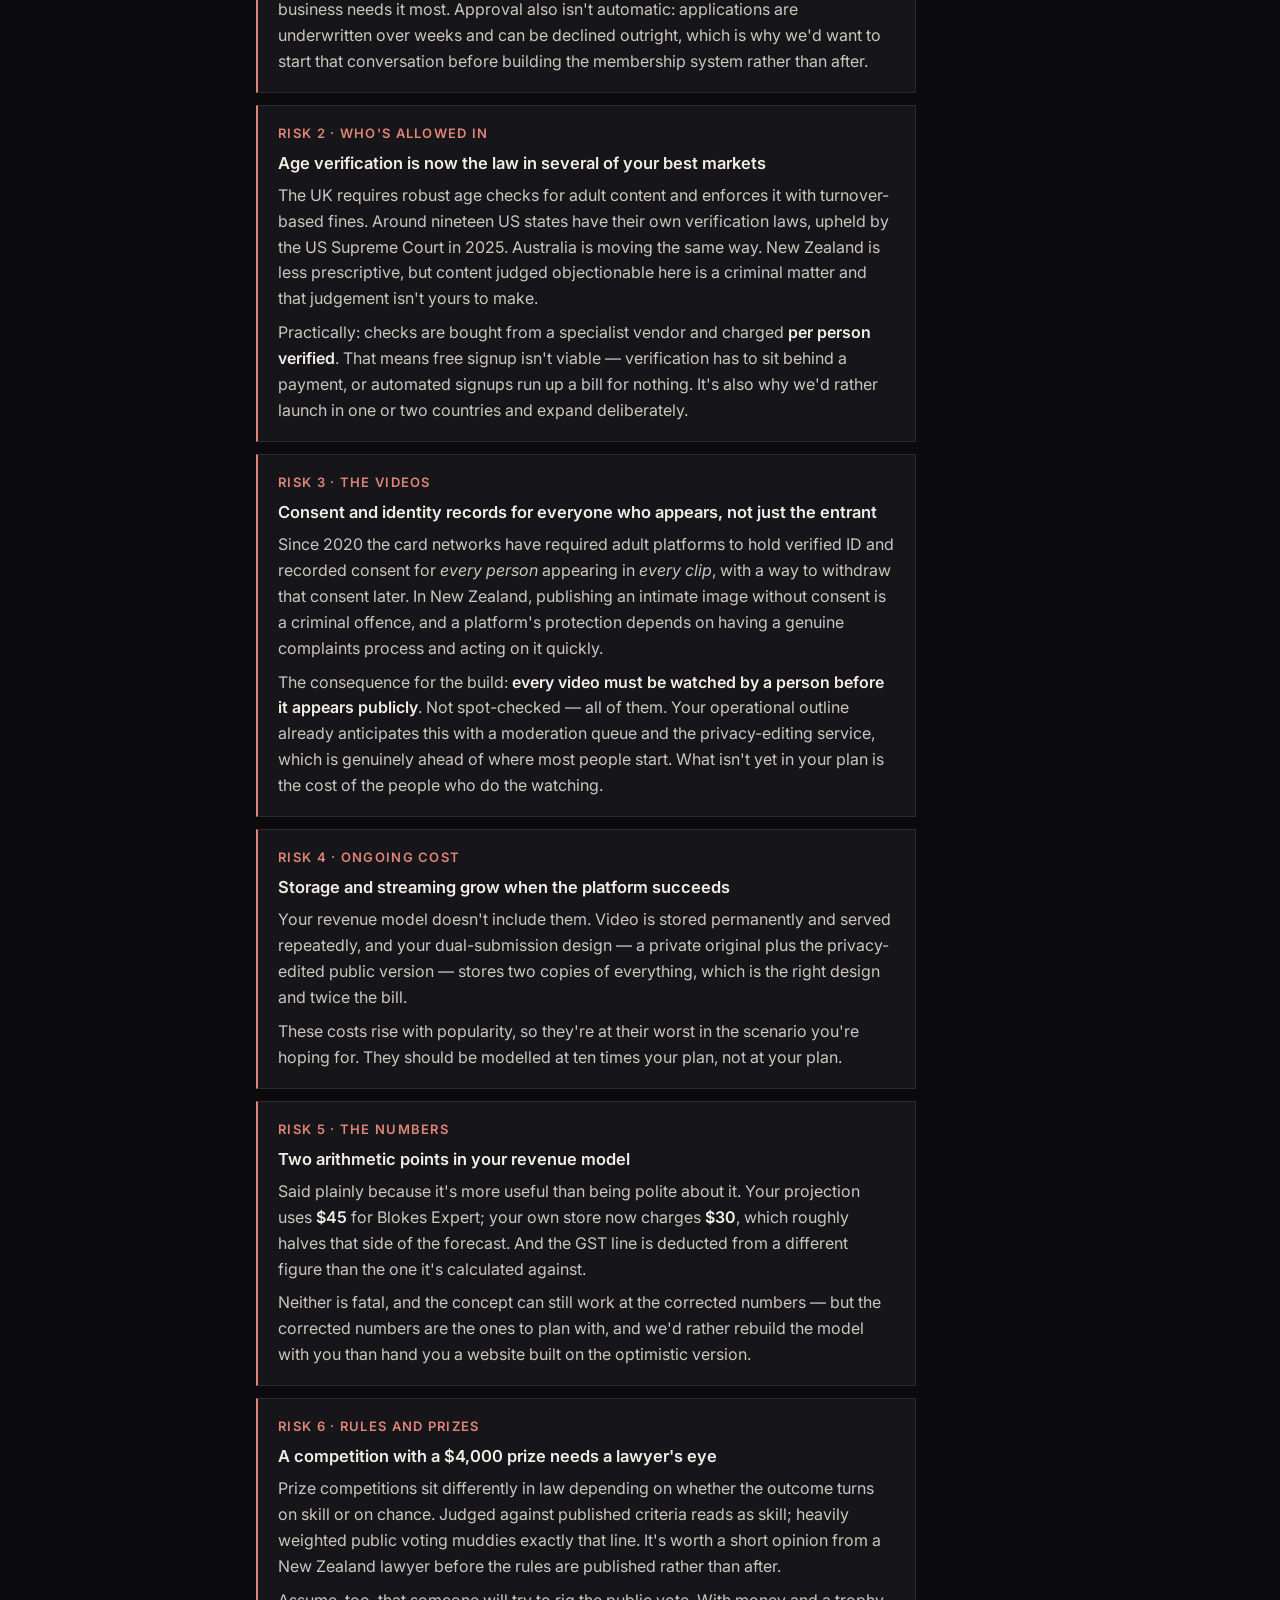
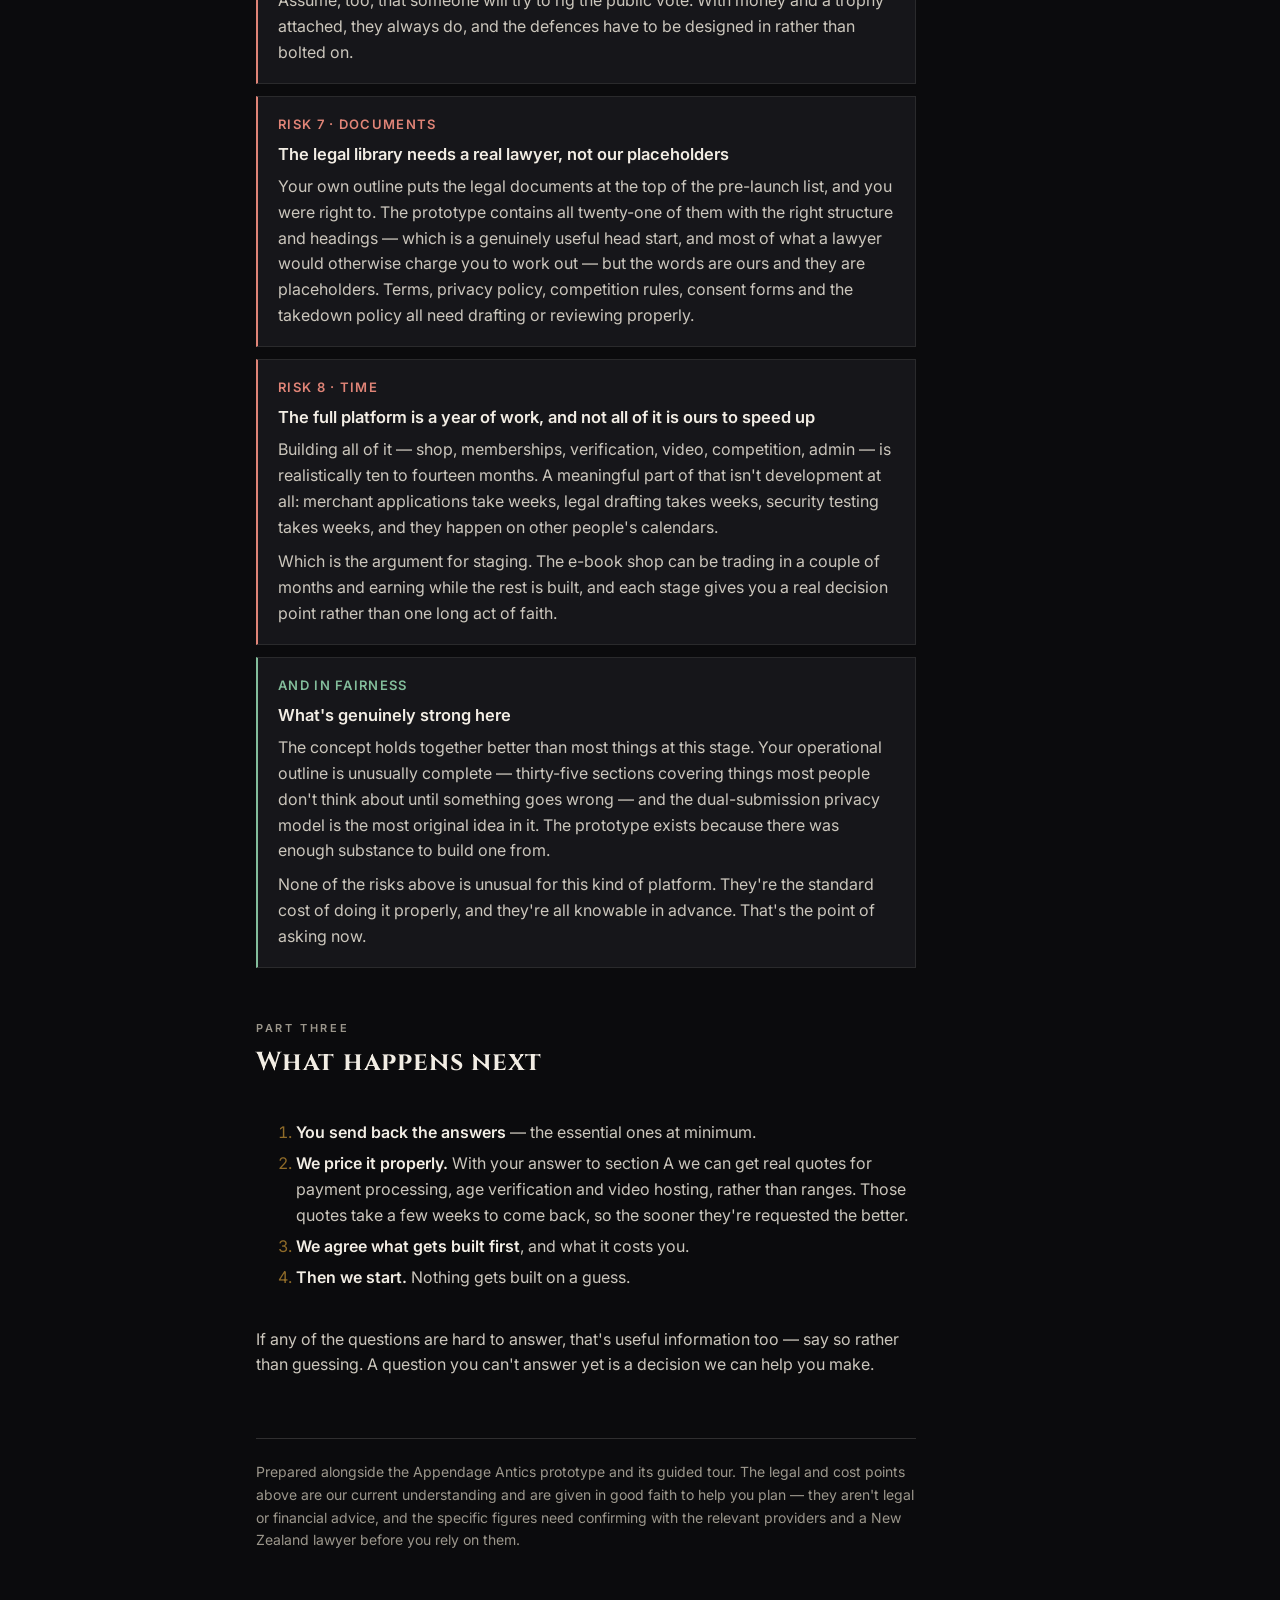
<file: 412346599583e63e8949766aecc726b5/questions.html>
<!doctype html>
<html lang="en-NZ">
<head>
<meta charset="utf-8">
<meta name="viewport" content="width=device-width, initial-scale=1">
<meta name="robots" content="noindex, nofollow">
<meta name="color-scheme" content="dark">
<style>html{color-scheme:dark}body{margin:0}img{max-width:100%}[hidden]{display:none!important}</style>
</head>
<body>
<title>Before We Build</title>
<link rel="preconnect" href="https://fonts.googleapis.com">
<link rel="preconnect" href="https://fonts.gstatic.com" crossorigin>
<link rel="stylesheet" href="https://fonts.googleapis.com/css2?family=Cinzel:wght@600;700;900&family=Inter:wght@400;500;600;700&display=swap">
<style>
:root{
  --ink:#0b0b0d;
  --surface:#16161a;
  --raised:#1e1e24;
  --sunk:#111114;
  --hairline:rgba(242,237,228,.09);
  --hairline-strong:rgba(242,237,228,.16);
  --gold:#d4af37;
  --gold-bright:#f0c75e;
  --gold-deep:#8f6b29;
  --gold-wash:rgba(212,175,55,.07);
  --cream:#f2ede4;
  --body:#cbc6bc;
  --dim:#9c978c;
  --flag:#e08477;
  --flag-wash:rgba(224,132,119,.09);
  --ok:#83bd9b;
  --font-display:'Cinzel','Times New Roman',serif;
  --font-sans:'Inter',ui-sans-serif,system-ui,-apple-system,sans-serif;
  --prose:66ch;
}

*,*::before,*::after{box-sizing:border-box}
body{
  background:
    radial-gradient(1100px 520px at 50% -8%,rgba(212,175,55,.07),transparent 62%),
    var(--ink);
  color:var(--body);
  font-family:var(--font-sans);
  font-size:16px;line-height:1.62;
  -webkit-font-smoothing:antialiased;
}
.wrap{max-width:820px;margin:0 auto;padding:0 26px 110px}

h1,h2,h3{color:var(--cream);margin:0;text-wrap:balance}
h1{font-family:var(--font-display);font-weight:900;font-size:clamp(30px,5vw,44px);
  line-height:1.1;letter-spacing:.03em;text-transform:uppercase;color:var(--gold-bright)}
h2{font-family:var(--font-display);font-weight:700;font-size:clamp(20px,3vw,26px);
  line-height:1.22;letter-spacing:.03em}
h3{font-family:var(--font-sans);font-weight:600;font-size:17px;line-height:1.4;color:var(--cream)}
p{margin:0}
strong{color:var(--cream);font-weight:600}
ul{margin:0;padding-left:1.15em}
li{margin:.32em 0}
li::marker{color:var(--gold-deep)}
a{color:var(--gold);text-decoration:none;border-bottom:1px solid rgba(212,175,55,.3)}
a:hover{color:var(--gold-bright)}

.eyebrow{font-size:11px;font-weight:600;letter-spacing:.24em;text-transform:uppercase;color:var(--dim)}
.eyebrow.gold{color:var(--gold)}
.lede{font-size:18px;line-height:1.6;color:var(--body)}
.note{font-size:14px;color:var(--dim)}

/* masthead */
.mast{padding:58px 0 34px;display:flex;flex-direction:column;gap:16px;
  border-bottom:1px solid var(--hairline-strong);max-width:var(--prose)}
.rule{height:1px;border:0;width:100%;margin:0;
  background:linear-gradient(90deg,rgba(212,175,55,.55),rgba(212,175,55,.06))}

section{padding-top:52px}
.sechead{display:flex;flex-direction:column;gap:9px;margin-bottom:20px;max-width:var(--prose)}
.flow{display:flex;flex-direction:column;gap:15px;max-width:var(--prose)}

/* progress bar */
.tracker{
  position:sticky;top:0;z-index:5;background:var(--sunk);
  border:1px solid var(--hairline);border-top:0;
  padding:11px 16px;display:flex;flex-wrap:wrap;align-items:center;gap:12px;
  font-size:13px;
}
.tracker .count{font-weight:600;color:var(--cream)}
.tracker .meter{flex:1 1 130px;height:4px;background:var(--raised);min-width:110px}
.tracker .meter i{display:block;height:100%;background:var(--gold);width:0}

/* question groups */
.group{margin-top:26px;border:1px solid var(--hairline);background:var(--surface)}
.group > header{
  padding:16px 20px;border-bottom:1px solid var(--hairline);background:var(--raised);
  display:flex;flex-direction:column;gap:5px;
}
.group > header h3{font-family:var(--font-display);font-weight:700;font-size:19px;
  letter-spacing:.03em;color:var(--gold-bright)}
.group > header .why{font-size:13.5px;color:var(--dim)}
.q{padding:18px 20px;border-bottom:1px solid var(--hairline);
  display:flex;flex-direction:column;gap:10px}
.q:last-child{border-bottom:0}
.q .head{display:flex;gap:11px;align-items:baseline;flex-wrap:wrap}
.q .id{font-size:12px;font-weight:700;color:var(--gold);letter-spacing:.06em;min-width:26px}
.q .ask{flex:1 1 240px;color:var(--cream);font-weight:500;font-size:15.5px;line-height:1.45}
.q .sub{font-size:13.5px;color:var(--dim);padding-left:37px}

.must,.help{
  font-size:9.5px;font-weight:700;letter-spacing:.13em;text-transform:uppercase;
  padding:3px 7px;border:1px solid currentColor;white-space:nowrap;
}
.must{color:var(--gold);background:var(--gold-wash)}
.help{color:var(--dim)}

.opts{display:flex;flex-direction:column;gap:2px;padding-left:37px}
.opts label{
  display:flex;gap:10px;align-items:flex-start;padding:8px 11px;
  border:1px solid transparent;cursor:pointer;font-size:14.5px;line-height:1.45;
  transition:background .12s,border-color .12s;
}
.opts label:hover{background:var(--raised)}
.opts input{margin:5px 0 0;accent-color:var(--gold);flex:0 0 auto}
.opts input:checked + span{color:var(--cream)}
.opts label:has(input:checked){border-color:rgba(212,175,55,.35);background:var(--gold-wash)}

textarea,input[type=text]{
  width:calc(100% - 37px);margin-left:37px;
  background:var(--ink);color:var(--cream);
  border:1px solid var(--hairline);padding:11px 13px;
  font-family:var(--font-sans);font-size:15px;line-height:1.55;resize:vertical;
}
textarea{min-height:76px}
textarea:focus,input[type=text]:focus,.opts label:focus-within{
  outline:none;border-color:rgba(212,175,55,.6)}
.opts label:focus-within{border-color:rgba(212,175,55,.6)}
textarea::placeholder,input::placeholder{color:#5f5b55}

/* risks */
.risk{
  border:1px solid var(--hairline);border-left:2px solid var(--flag);
  background:var(--surface);padding:17px 20px;display:flex;flex-direction:column;gap:8px;
}
.risk h3{font-size:16.5px}
.risk .tagline{font-size:13px;color:var(--flag);font-weight:600;
  letter-spacing:.1em;text-transform:uppercase}
.risks{display:flex;flex-direction:column;gap:12px;max-width:var(--prose)}

.good{border-left-color:var(--ok)}
.good .tagline{color:var(--ok)}

/* export */
.export{
  margin-top:34px;border:1px solid rgba(212,175,55,.35);background:var(--surface);
  padding:22px;display:flex;flex-direction:column;gap:14px;
}
.export h3{font-family:var(--font-display);font-weight:700;letter-spacing:.03em;
  color:var(--gold-bright);font-size:19px}
button{
  font-family:var(--font-sans);font-size:13px;font-weight:600;letter-spacing:.1em;
  text-transform:uppercase;padding:12px 20px;cursor:pointer;
  background:var(--gold);color:var(--ink);border:1px solid var(--gold);
  align-self:flex-start;transition:background .15s;
}
button:hover{background:var(--gold-bright)}
button.ghost{background:transparent;color:var(--body);border-color:var(--hairline-strong)}
button.ghost:hover{background:var(--raised);color:var(--cream)}
.btnrow{display:flex;flex-wrap:wrap;gap:10px;align-items:center}
#out{
  width:100%;min-height:190px;margin-left:0;font-size:13.5px;
  font-family:ui-monospace,Consolas,monospace;
}
#msg{font-size:14px;color:var(--ok);min-height:20px}
#msg.bad{color:var(--flag)}
#msg.working{color:var(--dim)}

.who{display:grid;grid-template-columns:1fr 1fr;gap:12px}
.who label{display:flex;flex-direction:column;gap:6px;font-size:11px;font-weight:600;
  letter-spacing:.16em;text-transform:uppercase;color:var(--dim)}
.who input{width:100%;margin-left:0}
@media (max-width:560px){.who{grid-template-columns:1fr}}

.sent{border-color:rgba(131,189,155,.45)}
.sent h3{color:var(--ok)}

.foot{margin-top:60px;padding-top:22px;border-top:1px solid var(--hairline-strong);
  max-width:var(--prose);display:flex;flex-direction:column;gap:11px}

:focus-visible{outline:2px solid var(--gold);outline-offset:2px}
@media (prefers-reduced-motion:reduce){*{transition:none!important;animation:none!important}}
@media (max-width:620px){
  .wrap{padding:0 16px 80px}
  .q .sub,.opts,textarea,input[type=text]{padding-left:0;margin-left:0;width:100%}
  .opts{padding-left:0}
}
</style>

<div class="wrap">

<header class="mast">
  <div class="eyebrow gold">Appendage Antics</div>
  <h1>Before We Build</h1>
  <hr class="rule">
  <p class="lede">You've seen the prototype. This is what we need to know from you — and what you need
    to know from us — before anyone writes the real thing.</p>
  <p>The prototype answered the question <em>"what could this look like?"</em>. It looks good, and the
    concept holds together. This document answers the harder question: <strong>what does it take to
    actually run it, and what would it cost you?</strong></p>
  <p>There are two halves. First a set of questions — some are quick confirmations of decisions we
    already made on your behalf, a handful genuinely decide the shape of the whole build. Then a plain
    account of the risks and costs we've found, including a few in your own numbers. None of it is
    meant to put you off. It's the stuff that's cheaper to face now than in month nine.</p>
  <p class="note">Answer what you can. Questions marked <span class="must">Essential</span> are the ones
    we can't start without. Your answers save as you type, so you can stop and come back — and there's a
    Send button at the bottom when you're done.</p>
</header>

<section id="questions">
  <div class="sechead">
    <div class="eyebrow">Part one</div>
    <h2>What we need from you</h2>
  </div>

  <div class="tracker" role="status" aria-live="polite">
    <span class="count"><span id="done">0</span> of <span id="total">14</span> essential answered</span>
    <span class="meter"><i id="bar"></i></span>
    <span class="note" id="saved">Answers save in this browser as you type</span>
  </div>

  <!-- A -->
  <div class="group">
    <header>
      <h3>A · The videos</h3>
      <p class="why">The single most important question in this document. Everything else — who can
        process your payments, where you're allowed to operate, what it costs to run — depends on the
        answer, and the difference between the mildest and the strongest version is roughly ten times
        the cost.</p>
    </header>

    <div class="q">
      <div class="head"><span class="id">A1</span><span class="ask">Which best describes what entrants
        will actually upload?</span><span class="must">Essential</span></div>
      <div class="opts" data-q="A1" data-essential="1" data-label="What entrants will upload">
        <label><input type="radio" name="A1" value="Suggestive but clothed — no nudity"><span><strong>Suggestive but clothed.</strong> Comedy, innuendo, props — no nudity at all.</span></label>
        <label><input type="radio" name="A1" value="Nudity, but not sexual"><span><strong>Nudity, but not sexual.</strong> Bodies visible; nothing sexually explicit.</span></label>
        <label><input type="radio" name="A1" value="Sexually explicit"><span><strong>Sexually explicit.</strong> Adult content in the full sense.</span></label>
        <label><input type="radio" name="A1" value="A mix, depending on the category"><span><strong>A mix</strong>, depending on the challenge category.</span></label>
        <label><input type="radio" name="A1" value="Not decided yet"><span><strong>Not decided yet.</strong></span></label>
      </div>
    </div>

    <div class="q">
      <div class="head"><span class="id">A2</span><span class="ask">Describe the most explicit clip you
        would happily publish.</span><span class="must">Essential</span></div>
      <p class="sub">An example, not a rating — a sentence describing a video you'd be pleased to have
        win a category. This is the line everything gets built around.</p>
      <textarea data-q="A2" data-essential="1" data-label="Most explicit clip you would publish" placeholder="For example: a contestant does X, wearing Y, and the camera shows…"></textarea>
    </div>

    <div class="q">
      <div class="head"><span class="id">A3</span><span class="ask">Describe the first thing you'd
        reject.</span><span class="must">Essential</span></div>
      <p class="sub">Where does an entry stop being funny and start being a problem for you?</p>
      <textarea data-q="A3" data-essential="1" data-label="First thing you would reject"></textarea>
    </div>

    <div class="q">
      <div class="head"><span class="id">A4</span><span class="ask">Will people other than the entrant
        appear in the videos?</span><span class="must">Essential</span></div>
      <p class="sub">Partners, mates, bystanders. This decides how heavy the consent process has to be —
        see risk 3 below.</p>
      <div class="opts" data-q="A4" data-essential="1" data-label="Other people appearing in videos">
        <label><input type="radio" name="A4" value="No — entrant only, and that will be a rule"><span>No — entrant only, and we'll make that a rule</span></label>
        <label><input type="radio" name="A4" value="Sometimes, and that is fine"><span>Sometimes, and that's fine</span></label>
        <label><input type="radio" name="A4" value="Yes, often — group entries are part of the fun"><span>Yes, often — group entries are part of the fun</span></label>
      </div>
    </div>
  </div>

  <!-- B -->
  <div class="group">
    <header>
      <h3>B · Where you'll operate</h3>
      <p class="why">Age-verification law now differs sharply by country, and each market you open adds
        cost and obligation. Starting narrow is cheaper and completely reversible; starting wide is
        neither.</p>
    </header>

    <div class="q">
      <div class="head"><span class="id">B1</span><span class="ask">Which countries should be able to
        join and buy at launch?</span><span class="must">Essential</span></div>
      <p class="sub">Tick the smallest set you'd be happy launching with. More can be added later.</p>
      <div class="opts" data-q="B1" data-essential="1" data-label="Launch markets" data-multi="1">
        <label><input type="checkbox" name="B1" value="New Zealand"><span>New Zealand</span></label>
        <label><input type="checkbox" name="B1" value="Australia"><span>Australia</span></label>
        <label><input type="checkbox" name="B1" value="United Kingdom"><span>United Kingdom</span></label>
        <label><input type="checkbox" name="B1" value="United States"><span>United States</span></label>
        <label><input type="checkbox" name="B1" value="Europe"><span>Europe</span></label>
        <label><input type="checkbox" name="B1" value="Anywhere — worldwide from day one"><span>Anywhere — worldwide from day one</span></label>
      </div>
    </div>

    <div class="q">
      <div class="head"><span class="id">B2</span><span class="ask">Is New Zealand the right home
        market?</span><span class="must">Essential</span></div>
      <p class="sub">The prototype is written in a New Zealand voice throughout — that was our
        assumption, never confirmed. It's a cheap change now and an expensive one later.</p>
      <div class="opts" data-q="B2" data-essential="1" data-label="Home market">
        <label><input type="radio" name="B2" value="Yes — New Zealand"><span>Yes — New Zealand</span></label>
        <label><input type="radio" name="B2" value="No — somewhere else (see notes)"><span>No — somewhere else</span></label>
        <label><input type="radio" name="B2" value="Deliberately international, no home flavour"><span>Deliberately international, with no local flavour</span></label>
      </div>
      <textarea data-q="B2n" data-label="Home market — notes" placeholder="If not New Zealand, where?"></textarea>
    </div>
  </div>

  <!-- C -->
  <div class="group">
    <header>
      <h3>C · The business behind it</h3>
      <p class="why">A platform that takes payments, holds identity documents and publishes other
        people's videos needs a legal entity standing behind it. Who that is changes what we build and
        how.</p>
    </header>

    <div class="q">
      <div class="head"><span class="id">C1</span><span class="ask">Who will legally own and operate
        the platform?</span><span class="must">Essential</span></div>
      <p class="sub">A registered company, a sole trader, something not yet formed? If a company exists,
        what's its name and where is it registered?</p>
      <textarea data-q="C1" data-essential="1" data-label="Legal owner / operator"></textarea>
    </div>

    <div class="q">
      <div class="head"><span class="id">C2</span><span class="ask">What budget is available for the
        things that must be paid for before launch?</span><span class="must">Essential</span></div>
      <p class="sub">Legal drafting, payment-processor setup, age-verification, a security review. These
        are not development costs — they're third parties who invoice regardless.</p>
      <div class="opts" data-q="C2" data-essential="1" data-label="Pre-launch compliance budget">
        <label><input type="radio" name="C2" value="Under NZ$10,000"><span>Under NZ$10,000</span></label>
        <label><input type="radio" name="C2" value="NZ$10,000 – 30,000"><span>NZ$10,000 – 30,000</span></label>
        <label><input type="radio" name="C2" value="NZ$30,000 – 75,000"><span>NZ$30,000 – 75,000</span></label>
        <label><input type="radio" name="C2" value="More than NZ$75,000"><span>More than NZ$75,000</span></label>
        <label><input type="radio" name="C2" value="Nothing up front — it has to come out of revenue"><span>Nothing up front — it has to come out of revenue</span></label>
      </div>
    </div>

    <div class="q">
      <div class="head"><span class="id">C3</span><span class="ask">Are you happy to launch in
        stages?</span><span class="must">Essential</span></div>
      <p class="sub">Our recommendation: the e-book shop first and trading within a couple of months,
        memberships second, the video competition last. Each stage funds the next and proves there's an
        audience before the expensive parts get built.</p>
      <div class="opts" data-q="C3" data-essential="1" data-label="Staged launch">
        <label><input type="radio" name="C3" value="Yes — books first, then memberships, then the competition"><span>Yes — books first, then memberships, then the competition</span></label>
        <label><input type="radio" name="C3" value="Prefer everything to launch together"><span>I'd prefer everything to launch together</span></label>
        <label><input type="radio" name="C3" value="Want to discuss"><span>I'd like to talk this one through</span></label>
      </div>
    </div>

    <div class="q">
      <div class="head"><span class="id">C4</span><span class="ask">Is there a date this has to be live
        by, and what fixes it?</span><span class="help">Helpful</span></div>
      <textarea data-q="C4" data-label="Target launch date"></textarea>
    </div>
  </div>

  <!-- D -->
  <div class="group">
    <header>
      <h3>D · Pricing and money</h3>
      <p class="why">Real billing can't be ambiguous the way a prototype can. A few of these are things
        we noticed in your own material and deliberately left alone rather than change without asking.</p>
    </header>

    <div class="q">
      <div class="head"><span class="id">D1</span><span class="ask">Is a membership tier a subscription
        that renews, or a single up-front payment?</span><span class="must">Essential</span></div>
      <p class="sub">Your material describes it both ways in different places, and the prototype
        inherited that. It changes the checkout, the terms and the accounting.</p>
      <div class="opts" data-q="D1" data-essential="1" data-label="Billing model">
        <label><input type="radio" name="D1" value="A subscription that renews automatically"><span>A subscription that renews automatically</span></label>
        <label><input type="radio" name="D1" value="A single up-front payment for a fixed term"><span>A single up-front payment for a fixed term</span></label>
        <label><input type="radio" name="D1" value="Monthly instalments, fixed number, then it ends"><span>Monthly instalments, a fixed number, then it ends</span></label>
        <label><input type="radio" name="D1" value="Not sure — advise me"><span>Not sure — advise me</span></label>
      </div>
    </div>

    <div class="q">
      <div class="head"><span class="id">D2</span><span class="ask">The 75% cashback — what exactly
        triggers it, and what is it paid out of?</span><span class="must">Essential</span></div>
      <p class="sub">Cash back to a card, or credit on the site? Paid from the book price or the
        membership? We need the precise rule — and payment processors look closely at rebate schemes,
        so how it's worded matters as well as how it works.</p>
      <textarea data-q="D2" data-essential="1" data-label="Cashback mechanics"></textarea>
    </div>

    <div class="q">
      <div class="head"><span class="id">D3</span><span class="ask">Blokes Intermediate costs more than
        Advanced and offers less. Intentional?</span><span class="help">Helpful</span></div>
      <p class="sub">$30/month × 6 = $180 for Intermediate, against $25/month × 6 = $150 for Advanced,
        which carries more perks. Nobody would rationally choose Intermediate. We've raised this three
        times internally and left your numbers untouched each time — it's yours to rule on.</p>
      <div class="opts" data-q="D3" data-label="Intermediate tier pricing">
        <label><input type="radio" name="D3" value="Intentional — leave it"><span>Intentional — leave it</span></label>
        <label><input type="radio" name="D3" value="Not intentional — reprice Intermediate"><span>Not intentional — reprice Intermediate</span></label>
        <label><input type="radio" name="D3" value="Not intentional — remove the tier"><span>Not intentional — remove the tier</span></label>
        <label><input type="radio" name="D3" value="Advise me"><span>Advise me</span></label>
      </div>
    </div>

    <div class="q">
      <div class="head"><span class="id">D4</span><span class="ask">Gals Advanced ($70) costs more than
        Gals Expert ($60). Intentional?</span><span class="help">Helpful</span></div>
      <p class="sub">The Gals ladder runs the opposite way to the Blokes one at the top.</p>
      <div class="opts" data-q="D4" data-label="Gals tier pricing">
        <label><input type="radio" name="D4" value="Intentional"><span>Intentional</span></label>
        <label><input type="radio" name="D4" value="Not intentional — correct it"><span>Not intentional — correct it</span></label>
      </div>
    </div>

    <div class="q">
      <div class="head"><span class="id">D5</span><span class="ask">Who funds the $4,000 grand prize,
        and when is it set aside?</span><span class="help">Helpful</span></div>
      <p class="sub">Prize money that's promised publicly usually needs to be real and ring-fenced
        before entries open.</p>
      <textarea data-q="D5" data-label="Prize funding"></textarea>
    </div>
  </div>

  <!-- E -->
  <div class="group">
    <header>
      <h3>E · The books</h3>
      <p class="why">If we build in stages, the e-book shop is first and it's the whole revenue proof.
        It needs five real files.</p>
    </header>

    <div class="q">
      <div class="head"><span class="id">E1</span><span class="ask">Are the five volumes actually
        written?</span><span class="must">Essential</span></div>
      <div class="opts" data-q="E1" data-essential="1" data-label="Manuscript status">
        <label><input type="radio" name="E1" value="All five are finished"><span>All five are finished</span></label>
        <label><input type="radio" name="E1" value="Some are finished"><span>Some are finished</span></label>
        <label><input type="radio" name="E1" value="Volume one only"><span>Volume one only</span></label>
        <label><input type="radio" name="E1" value="None finished yet"><span>None finished yet</span></label>
      </div>
      <textarea data-q="E1n" data-label="Manuscripts — detail" placeholder="Which ones, and in what format — Word, PDF, ePub?"></textarea>
    </div>

    <div class="q">
      <div class="head"><span class="id">E2</span><span class="ask">Do you hold full rights to the text
        and the artwork?</span><span class="must">Essential</span></div>
      <p class="sub">Written by you, ghostwritten, co-authored, AI-assisted, commissioned art — all fine,
        we just need to know, because it affects what the terms of sale can promise.</p>
      <textarea data-q="E2" data-essential="1" data-label="Rights to text and artwork"></textarea>
    </div>

    <div class="q">
      <div class="head"><span class="id">E3</span><span class="ask">Volume five: "Champion of Chaos" or
        "Hall of Fame Antics"?</span><span class="help">Helpful</span></div>
      <p class="sub">Your poster says one, your series page says the other. We went with Hall of Fame
        Antics.</p>
      <div class="opts" data-q="E3" data-label="Volume five title">
        <label><input type="radio" name="E3" value="Hall of Fame Antics"><span>Hall of Fame Antics</span></label>
        <label><input type="radio" name="E3" value="Champion of Chaos"><span>Champion of Chaos</span></label>
      </div>
    </div>
  </div>

  <!-- F -->
  <div class="group">
    <header>
      <h3>F · The competition</h3>
      <p class="why">Three of these confirm calls we made to resolve contradictions in your own material.
        If you disagree with any of them, now is the cheap moment to say so.</p>
    </header>

    <div class="q">
      <div class="head"><span class="id">F1</span><span class="ask">Season One finishes at the September
        gala; the $4,000 Overall Champion is decided when the 24-month window closes in 2028. Right
        call?</span><span class="help">Helpful</span></div>
      <p class="sub">Your material announced the grand prize at the gala but ran the competition until
        2028. This was our way of making both true.</p>
      <div class="opts" data-q="F1" data-label="Season One / 2028 split">
        <label><input type="radio" name="F1" value="Yes — that's right"><span>Yes — that's right</span></label>
        <label><input type="radio" name="F1" value="No — everything settles at the gala"><span>No — everything settles at the gala</span></label>
        <label><input type="radio" name="F1" value="Something else"><span>Something else</span></label>
      </div>
    </div>

    <div class="q">
      <div class="head"><span class="id">F2</span><span class="ask">A division-neutral awards umbrella,
        with your two show names kept beneath it. Right call?</span><span class="help">Helpful</span></div>
      <p class="sub">Otherwise a Gals winner receives a Blokes-named trophy. Your Triumphant Todger and
        Triumphant Catlady names survive intact per division.</p>
      <div class="opts" data-q="F2" data-label="Awards umbrella">
        <label><input type="radio" name="F2" value="Yes — keep the neutral umbrella"><span>Yes — keep the neutral umbrella</span></label>
        <label><input type="radio" name="F2" value="No — one name across everything"><span>No — one name across everything</span></label>
      </div>
    </div>

    <div class="q">
      <div class="head"><span class="id">F3</span><span class="ask">Who are the judges, and are they
        real people who've agreed?</span><span class="must">Essential</span></div>
      <p class="sub">The prototype's panel is invented. A real competition needs real judges, named in
        the terms.</p>
      <textarea data-q="F3" data-essential="1" data-label="Judges"></textarea>
    </div>

    <div class="q">
      <div class="head"><span class="id">F4</span><span class="ask">How much should public voting count
        towards the result?</span><span class="help">Helpful</span></div>
      <p class="sub">We modelled half public vote, half judging panel. Worth knowing that the more the
        public vote counts, the more it will be gamed — and the more it looks like chance rather than
        skill, which has legal implications for prize competitions.</p>
      <div class="opts" data-q="F4" data-label="Public vote weighting">
        <label><input type="radio" name="F4" value="Half and half, as modelled"><span>Half and half, as modelled</span></label>
        <label><input type="radio" name="F4" value="Judges should count for more"><span>Judges should count for more</span></label>
        <label><input type="radio" name="F4" value="Public vote should count for more"><span>Public vote should count for more</span></label>
        <label><input type="radio" name="F4" value="Judges only"><span>Judges only</span></label>
      </div>
    </div>
  </div>

  <!-- G -->
  <div class="group">
    <header>
      <h3>G · Who runs it day to day</h3>
      <p class="why">This is the part that isn't software and can't be automated away. It's also the
        largest ongoing cost in the whole business.</p>
    </header>

    <div class="q">
      <div class="head"><span class="id">G1</span><span class="ask">Who will watch every video before it
        goes live?</span><span class="must">Essential</span></div>
      <p class="sub">Every single one, by a person, before the public sees it. At a thousand entrants
        submitting ten videos each, that's ten thousand reviews. Is that you, a hire, an agency?</p>
      <textarea data-q="G1" data-essential="1" data-label="Who moderates"></textarea>
    </div>

    <div class="q">
      <div class="head"><span class="id">G2</span><span class="ask">How many hours a day can that
        realistically be covered?</span><span class="help">Helpful</span></div>
      <div class="opts" data-q="G2" data-label="Moderation hours">
        <label><input type="radio" name="G2" value="A couple of hours a day"><span>A couple of hours a day</span></label>
        <label><input type="radio" name="G2" value="Roughly a full working day"><span>Roughly a full working day</span></label>
        <label><input type="radio" name="G2" value="Extended hours, more than one person"><span>Extended hours, more than one person</span></label>
        <label><input type="radio" name="G2" value="Haven't thought about it yet"><span>Haven't thought about it yet</span></label>
      </div>
    </div>

    <div class="q">
      <div class="head"><span class="id">G3</span><span class="ask">Who answers customer emails and
        refund requests?</span><span class="help">Helpful</span></div>
      <textarea data-q="G3" data-label="Customer support"></textarea>
    </div>
  </div>

  <!-- H -->
  <div class="group">
    <header>
      <h3>H · Artwork still outstanding</h3>
      <p class="why">Small things, but they're the difference between a site that looks finished and one
        that looks nearly finished. We've asked for some of these before.</p>
    </header>

    <div class="q">
      <div class="head"><span class="id">H1</span><span class="ask">Can you supply the hero artwork
        without text baked into it?</span><span class="help">Helpful</span></div>
      <p class="sub">Your posters have headlines, small print and a button painted into the image, so
        they can't reflow on a phone or be corrected. We rebuild the text in HTML over clean art — we
        just need the clean art.</p>
      <div class="opts" data-q="H1" data-label="Text-free hero art">
        <label><input type="radio" name="H1" value="Yes — I can get text-free versions"><span>Yes — I can get text-free versions</span></label>
        <label><input type="radio" name="H1" value="No — these are all I have"><span>No — these are all I have</span></label>
        <label><input type="radio" name="H1" value="Happy for you to commission new art"><span>Happy for you to commission new art</span></label>
      </div>
    </div>

    <div class="q">
      <div class="head"><span class="id">H2</span><span class="ask">Are there four different hero images,
        or is it the same one everywhere?</span><span class="help">Helpful</span></div>
      <p class="sub">Home, the e-books page, the awards page and the campaign page currently all use the
        same picture with a different headline. It's the four biggest moments on the site.</p>
      <textarea data-q="H2" data-label="Hero image variety"></textarea>
    </div>

    <div class="q">
      <div class="head"><span class="id">H3</span><span class="ask">Can we get a proper Gals emblem to
        match the Blokes crest?</span><span class="help">Helpful</span></div>
      <p class="sub">On the About page they sit side by side at the same size — one is a photographic
        crest, the other a flat line drawing. On a product built on the two divisions being equal, it
        reads as a missing asset.</p>
      <div class="opts" data-q="H3" data-label="Gals emblem">
        <label><input type="radio" name="H3" value="Yes — I'll supply one"><span>Yes — I'll supply one</span></label>
        <label><input type="radio" name="H3" value="Please commission one"><span>Please commission one</span></label>
        <label><input type="radio" name="H3" value="Leave as is"><span>Leave as is</span></label>
      </div>
    </div>

    <div class="q">
      <div class="head"><span class="id">H4</span><span class="ask">The two campaign adverts never
        arrived — can you re-send them?</span><span class="help">Helpful</span></div>
      <p class="sub">The Drive links returned a sign-in page. Attachments work best.</p>
      <div class="opts" data-q="H4" data-label="Campaign adverts">
        <label><input type="radio" name="H4" value="Yes — I'll attach them"><span>Yes — I'll attach them</span></label>
        <label><input type="radio" name="H4" value="They no longer exist"><span>They no longer exist</span></label>
      </div>
    </div>

    <div class="q">
      <div class="head"><span class="id">H5</span><span class="ask">Anything else you want to tell
        us?</span><span class="help">Helpful</span></div>
      <textarea data-q="H5" data-label="Anything else" placeholder="Anything we haven't asked about, or anything in the prototype you'd change."></textarea>
    </div>
  </div>

  <div class="export">
    <h3>Send us your answers</h3>
    <p class="note">Nothing leaves this page until you press Send. Your answers save in this browser as
      you go, so you can come back and finish later — but only on this device, so do send them when
      you're done.</p>

    <div class="who">
      <label>Your name
        <input type="text" id="who-name" data-q="NAME" data-label="Name" autocomplete="name">
      </label>
      <label>Your email
        <input type="text" id="who-email" data-q="EMAIL" data-label="Email" autocomplete="email"
               inputmode="email" placeholder="So we can reply">
      </label>
    </div>

    <input type="text" id="pot" tabindex="-1" autocomplete="off" aria-hidden="true" hidden>

    <div class="btnrow">
      <button type="button" id="send">Send my answers</button>
      <button type="button" class="ghost" id="collect">Copy them instead</button>
      <button type="button" class="ghost" id="clear">Clear the form</button>
    </div>

    <p id="msg" role="status" aria-live="polite"></p>

    <div id="fallback" hidden>
      <p class="note">Select everything below, copy it, and paste it into an email to us.</p>
      <textarea id="out" readonly placeholder="Your answers will appear here."></textarea>
    </div>
  </div>
</section>

<section id="risks">
  <div class="sechead">
    <div class="eyebrow">Part two</div>
    <h2>What you need from us</h2>
    <p>The honest account. Some of this is expensive, some of it is legal, and a couple of items are
      problems in your own numbers that we'd rather point out than quietly work around. Nothing here
      says don't do it. It says do it with the costs visible.</p>
  </div>

  <div class="risks">

    <div class="risk">
      <p class="tagline">Risk 1 · Taking payments</p>
      <h3>Mainstream payment processors won't handle adult content</h3>
      <p>Stripe, PayPal and the usual providers exclude it. That pushes you to specialist high-risk
        processors, where the realistic picture is fees around <strong>8–15% of revenue</strong> instead
        of about 3%, setup fees, and a <strong>rolling reserve</strong> — typically 5–10% of your takings
        held back for around six months.</p>
      <p>The reserve matters more than the rate. It withholds money precisely when a new business needs
        it most. Approval also isn't automatic: applications are underwritten over weeks and can be
        declined outright, which is why we'd want to start that conversation before building the
        membership system rather than after.</p>
    </div>

    <div class="risk">
      <p class="tagline">Risk 2 · Who's allowed in</p>
      <h3>Age verification is now the law in several of your best markets</h3>
      <p>The UK requires robust age checks for adult content and enforces it with turnover-based fines.
        Around nineteen US states have their own verification laws, upheld by the US Supreme Court in
        2025. Australia is moving the same way. New Zealand is less prescriptive, but content judged
        objectionable here is a criminal matter and that judgement isn't yours to make.</p>
      <p>Practically: checks are bought from a specialist vendor and charged <strong>per person
        verified</strong>. That means free signup isn't viable — verification has to sit behind a
        payment, or automated signups run up a bill for nothing. It's also why we'd rather launch in one
        or two countries and expand deliberately.</p>
    </div>

    <div class="risk">
      <p class="tagline">Risk 3 · The videos</p>
      <h3>Consent and identity records for everyone who appears, not just the entrant</h3>
      <p>Since 2020 the card networks have required adult platforms to hold verified ID and recorded
        consent for <em>every person</em> appearing in <em>every clip</em>, with a way to withdraw that
        consent later. In New Zealand, publishing an intimate image without consent is a criminal
        offence, and a platform's protection depends on having a genuine complaints process and acting
        on it quickly.</p>
      <p>The consequence for the build: <strong>every video must be watched by a person before it
        appears publicly</strong>. Not spot-checked — all of them. Your operational outline already
        anticipates this with a moderation queue and the privacy-editing service, which is genuinely
        ahead of where most people start. What isn't yet in your plan is the cost of the people who do
        the watching.</p>
    </div>

    <div class="risk">
      <p class="tagline">Risk 4 · Ongoing cost</p>
      <h3>Storage and streaming grow when the platform succeeds</h3>
      <p>Your revenue model doesn't include them. Video is stored permanently and served repeatedly, and
        your dual-submission design — a private original plus the privacy-edited public version — stores
        two copies of everything, which is the right design and twice the bill.</p>
      <p>These costs rise with popularity, so they're at their worst in the scenario you're hoping for.
        They should be modelled at ten times your plan, not at your plan.</p>
    </div>

    <div class="risk">
      <p class="tagline">Risk 5 · The numbers</p>
      <h3>Two arithmetic points in your revenue model</h3>
      <p>Said plainly because it's more useful than being polite about it. Your projection uses
        <strong>$45</strong> for Blokes Expert; your own store now charges <strong>$30</strong>, which
        roughly halves that side of the forecast. And the GST line is deducted from a different figure
        than the one it's calculated against.</p>
      <p>Neither is fatal, and the concept can still work at the corrected numbers — but the corrected
        numbers are the ones to plan with, and we'd rather rebuild the model with you than hand you a
        website built on the optimistic version.</p>
    </div>

    <div class="risk">
      <p class="tagline">Risk 6 · Rules and prizes</p>
      <h3>A competition with a $4,000 prize needs a lawyer's eye</h3>
      <p>Prize competitions sit differently in law depending on whether the outcome turns on skill or on
        chance. Judged against published criteria reads as skill; heavily weighted public voting muddies
        exactly that line. It's worth a short opinion from a New Zealand lawyer before the rules are
        published rather than after.</p>
      <p>Assume, too, that someone will try to rig the public vote. With money and a trophy attached,
        they always do, and the defences have to be designed in rather than bolted on.</p>
    </div>

    <div class="risk">
      <p class="tagline">Risk 7 · Documents</p>
      <h3>The legal library needs a real lawyer, not our placeholders</h3>
      <p>Your own outline puts the legal documents at the top of the pre-launch list, and you were right
        to. The prototype contains all twenty-one of them with the right structure and headings — which
        is a genuinely useful head start, and most of what a lawyer would otherwise charge you to work
        out — but the words are ours and they are placeholders. Terms, privacy policy, competition rules,
        consent forms and the takedown policy all need drafting or reviewing properly.</p>
    </div>

    <div class="risk">
      <p class="tagline">Risk 8 · Time</p>
      <h3>The full platform is a year of work, and not all of it is ours to speed up</h3>
      <p>Building all of it — shop, memberships, verification, video, competition, admin — is realistically
        ten to fourteen months. A meaningful part of that isn't development at all: merchant applications
        take weeks, legal drafting takes weeks, security testing takes weeks, and they happen on other
        people's calendars.</p>
      <p>Which is the argument for staging. The e-book shop can be trading in a couple of months and
        earning while the rest is built, and each stage gives you a real decision point rather than one
        long act of faith.</p>
    </div>

    <div class="risk good">
      <p class="tagline">And in fairness</p>
      <h3>What's genuinely strong here</h3>
      <p>The concept holds together better than most things at this stage. Your operational outline is
        unusually complete — thirty-five sections covering things most people don't think about until
        something goes wrong — and the dual-submission privacy model is the most original idea in it.
        The prototype exists because there was enough substance to build one from.</p>
      <p>None of the risks above is unusual for this kind of platform. They're the standard cost of
        doing it properly, and they're all knowable in advance. That's the point of asking now.</p>
    </div>

  </div>
</section>

<section id="next">
  <div class="sechead">
    <div class="eyebrow">Part three</div>
    <h2>What happens next</h2>
  </div>
  <div class="flow">
    <ol>
      <li><strong>You send back the answers</strong> — the essential ones at minimum.</li>
      <li><strong>We price it properly.</strong> With your answer to section A we can get real quotes for
        payment processing, age verification and video hosting, rather than ranges. Those quotes take a
        few weeks to come back, so the sooner they're requested the better.</li>
      <li><strong>We agree what gets built first</strong>, and what it costs you.</li>
      <li><strong>Then we start.</strong> Nothing gets built on a guess.</li>
    </ol>
    <p>If any of the questions are hard to answer, that's useful information too — say so rather than
      guessing. A question you can't answer yet is a decision we can help you make.</p>
  </div>
</section>

<div class="foot">
  <p class="note">Prepared alongside the Appendage Antics prototype and its guided tour.
    The legal and cost points above are our current understanding and are given in good faith to help you
    plan — they aren't legal or financial advice, and the specific figures need confirming with the
    relevant providers and a New Zealand lawyer before you rely on them.</p>
</div>

</div>

<script>
(function () {
  'use strict';

  var KEY = 'aa-prebuild-answers-v1';
  var fields = Array.prototype.slice.call(document.querySelectorAll('[data-q]'));

  function store(obj) {
    try { window.localStorage.setItem(KEY, JSON.stringify(obj)); } catch (e) {}
  }
  function load() {
    try {
      var raw = window.localStorage.getItem(KEY);
      if (raw) { return JSON.parse(raw); }
    } catch (e) {}
    return {};
  }

  function valueOf(el) {
    if (el.tagName === 'TEXTAREA' || el.tagName === 'INPUT') { return el.value.trim(); }
    var multi = el.getAttribute('data-multi');
    var picked = el.querySelectorAll('input:checked');
    var vals = [];
    Array.prototype.forEach.call(picked, function (p) { vals.push(p.value); });
    if (multi) { return vals.join(', '); }
    return vals.length ? vals[0] : '';
  }

  function setValue(el, val) {
    if (!val) { return; }
    if (el.tagName === 'TEXTAREA' || el.tagName === 'INPUT') { el.value = val; return; }
    var wanted = val.split(', ');
    Array.prototype.forEach.call(el.querySelectorAll('input'), function (inp) {
      if (wanted.indexOf(inp.value) !== -1) { inp.checked = true; }
    });
  }

  function snapshot() {
    var obj = {};
    fields.forEach(function (el) {
      var v = valueOf(el);
      if (v) { obj[el.getAttribute('data-q')] = v; }
    });
    return obj;
  }

  var doneEl = document.getElementById('done');
  var totalEl = document.getElementById('total');
  var barEl = document.getElementById('bar');
  var essentials = fields.filter(function (el) { return el.getAttribute('data-essential'); });
  totalEl.textContent = String(essentials.length);

  function refresh() {
    var n = 0;
    essentials.forEach(function (el) { if (valueOf(el)) { n += 1; } });
    doneEl.textContent = String(n);
    barEl.style.width = (essentials.length ? (n / essentials.length) * 100 : 0) + '%';
  }

  var saved = load();
  fields.forEach(function (el) { setValue(el, saved[el.getAttribute('data-q')]); });
  refresh();

  document.addEventListener('input', function () { store(snapshot()); refresh(); });
  document.addEventListener('change', function () { store(snapshot()); refresh(); });

  var ENDPOINT = 'https://formspree.io/f/mrpgqllv';

  var out = document.getElementById('out');
  var msg = document.getElementById('msg');
  var fallback = document.getElementById('fallback');
  var sendBtn = document.getElementById('send');
  var card = document.querySelector('.export');

  function say(text, cls) {
    msg.textContent = text;
    msg.className = cls || '';
  }

  /* Typographic punctuation reads well on the page but survives poorly through
     mail clients and dashboards. Everything we transmit gets folded to ASCII. */
  function plain(s) {
    return String(s)
      .replace(/[‘’‚′]/g, "'")
      .replace(/[“”„″]/g, '"')
      .replace(/[–—]/g, '-')
      .replace(/[·•]/g, '-')
      .replace(/…/g, '...')
      .replace(/ /g, ' ');
  }

  /* Build both shapes at once: a readable text block for the email body,
     and one labelled field per answer so the dashboard is scannable. */
  function build() {
    var lines = ['APPENDAGE ANTICS - PRE-BUILD ANSWERS', ''];
    var blank = [];
    var payload = {};

    fields.forEach(function (el) {
      var id = el.getAttribute('data-q');
      var label = el.getAttribute('data-label') || id;
      var v = plain(valueOf(el));
      if (v) {
        if (id !== 'NAME' && id !== 'EMAIL') {
          lines.push(id + '. ' + plain(label));
          lines.push('    ' + v.split('\n').join('\n    '));
          lines.push('');
          payload[id + ' - ' + plain(label)] = v;
        }
      } else if (el.getAttribute('data-essential')) {
        blank.push(id + ' - ' + plain(label));
      }
    });

    if (blank.length) {
      lines.push('STILL TO ANSWER (essential):');
      blank.forEach(function (b) { lines.push('  - ' + b); });
      lines.push('');
    }

    var name = document.getElementById('who-name').value.trim();
    var email = document.getElementById('who-email').value.trim();

    return {
      text: lines.join('\n'),
      answered: Object.keys(payload).length,
      blank: blank,
      name: name,
      email: email,
      payload: payload
    };
  }

  function showCopy(built, note, cls) {
    out.value = built.text;
    fallback.hidden = false;
    say(note, cls);
    out.focus();
    out.select();
    if (window.navigator.clipboard && window.navigator.clipboard.writeText) {
      window.navigator.clipboard.writeText(out.value).then(function () {
        say(note + ' (It is already on your clipboard.)', cls);
      }, function () {});
    }
  }

  sendBtn.addEventListener('click', function () {
    var built = build();

    if (!built.answered) {
      say('Nothing to send yet — answer a question or two first.', 'bad');
      return;
    }
    if (!built.email) {
      say('Please add your email above so we can reply.', 'bad');
      document.getElementById('who-email').focus();
      return;
    }
    if (document.getElementById('pot').value) { return; }

    var body = {
      _subject: 'Appendage Antics — pre-build answers' + (built.name ? ' from ' + built.name : ''),
      name: built.name,
      email: built.email,
      Summary: built.text
    };
    Object.keys(built.payload).forEach(function (k) { body[k] = built.payload[k]; });
    if (built.blank.length) { body['Still to answer'] = built.blank.join('; '); }

    sendBtn.disabled = true;
    say('Sending…', 'working');

    window.fetch(ENDPOINT, {
      method: 'POST',
      headers: { 'Content-Type': 'application/json', 'Accept': 'application/json' },
      body: JSON.stringify(body)
    }).then(function (res) {
      if (!res.ok) { throw new Error('rejected'); }
      card.className = 'export sent';
      card.querySelector('h3').textContent = 'Thank you — that came through';
      say('Your answers are with us. We\'ll come back to you once we\'ve had a proper read.', '');
      sendBtn.hidden = true;
      fallback.hidden = true;
    }).catch(function () {
      sendBtn.disabled = false;
      showCopy(built,
        'That didn\'t send — the connection or a blocker got in the way. Nothing is lost: copy the text below and email it to us instead.',
        'bad');
    });
  });

  document.getElementById('collect').addEventListener('click', function () {
    showCopy(build(), 'Ready — select it all and copy, then paste it into an email to us.', '');
  });

  document.getElementById('clear').addEventListener('click', function () {
    fields.forEach(function (el) {
      if (el.tagName === 'TEXTAREA' || el.tagName === 'INPUT') { el.value = ''; return; }
      Array.prototype.forEach.call(el.querySelectorAll('input'), function (i) { i.checked = false; });
    });
    out.value = '';
    fallback.hidden = true;
    say('Form cleared.', '');
    store({});
    refresh();
  });
})();
</script>
</body>
</html>
</file>
<file: prototype/assets/index-0QZUMRAn.css>
@import"https://fonts.googleapis.com/css2?family=Cinzel:wght@500;600;700;800;900&family=Inter:wght@400;500;600;700&family=JetBrains+Mono:wght@500;600&display=swap";@layer properties{@supports (((-webkit-hyphens:none)) and (not (margin-trim:inline))) or ((-moz-orient:inline) and (not (color:rgb(from red r g b)))){*,:before,:after,::backdrop{--tw-translate-x:0;--tw-translate-y:0;--tw-translate-z:0;--tw-scale-x:1;--tw-scale-y:1;--tw-scale-z:1;--tw-rotate-x:initial;--tw-rotate-y:initial;--tw-rotate-z:initial;--tw-skew-x:initial;--tw-skew-y:initial;--tw-pan-x:initial;--tw-pan-y:initial;--tw-pinch-zoom:initial;--tw-scroll-snap-strictness:proximity;--tw-space-y-reverse:0;--tw-space-x-reverse:0;--tw-divide-x-reverse:0;--tw-border-style:solid;--tw-divide-y-reverse:0;--tw-gradient-position:initial;--tw-gradient-from:#0000;--tw-gradient-via:#0000;--tw-gradient-to:#0000;--tw-gradient-stops:initial;--tw-gradient-via-stops:initial;--tw-gradient-from-position:0%;--tw-gradient-via-position:50%;--tw-gradient-to-position:100%;--tw-leading:initial;--tw-font-weight:initial;--tw-tracking:initial;--tw-ordinal:initial;--tw-slashed-zero:initial;--tw-numeric-figure:initial;--tw-numeric-spacing:initial;--tw-numeric-fraction:initial;--tw-shadow:0 0 #0000;--tw-shadow-color:initial;--tw-shadow-alpha:100%;--tw-inset-shadow:0 0 #0000;--tw-inset-shadow-color:initial;--tw-inset-shadow-alpha:100%;--tw-ring-color:initial;--tw-ring-shadow:0 0 #0000;--tw-inset-ring-color:initial;--tw-inset-ring-shadow:0 0 #0000;--tw-ring-inset:initial;--tw-ring-offset-width:0px;--tw-ring-offset-color:#fff;--tw-ring-offset-shadow:0 0 #0000;--tw-outline-style:solid;--tw-blur:initial;--tw-brightness:initial;--tw-contrast:initial;--tw-grayscale:initial;--tw-hue-rotate:initial;--tw-invert:initial;--tw-opacity:initial;--tw-saturate:initial;--tw-sepia:initial;--tw-drop-shadow:initial;--tw-drop-shadow-color:initial;--tw-drop-shadow-alpha:100%;--tw-drop-shadow-size:initial;--tw-backdrop-blur:initial;--tw-backdrop-brightness:initial;--tw-backdrop-contrast:initial;--tw-backdrop-grayscale:initial;--tw-backdrop-hue-rotate:initial;--tw-backdrop-invert:initial;--tw-backdrop-opacity:initial;--tw-backdrop-saturate:initial;--tw-backdrop-sepia:initial;--tw-duration:initial;--tw-ease:initial;--tw-contain-size:initial;--tw-contain-layout:initial;--tw-contain-paint:initial;--tw-contain-style:initial;--tw-text-shadow-color:initial;--tw-text-shadow-alpha:100%}}}@layer theme{:root,:host{--font-sans:"Inter", ui-sans-serif, system-ui, sans-serif;--font-mono:"JetBrains Mono", ui-monospace, "Courier New", monospace;--color-red-500:oklch(63.7% .237 25.331);--color-black:#000;--color-white:#fff;--spacing:.25rem;--container-xs:20rem;--container-sm:24rem;--container-md:28rem;--container-lg:32rem;--container-xl:36rem;--container-2xl:42rem;--container-3xl:48rem;--container-4xl:56rem;--container-5xl:64rem;--container-6xl:72rem;--container-7xl:80rem;--text-xs:.75rem;--text-xs--line-height:calc(1 / .75);--text-sm:.875rem;--text-sm--line-height:calc(1.25 / .875);--text-base:1rem;--text-base--line-height: 1.5 ;--text-lg:1.125rem;--text-lg--line-height:calc(1.75 / 1.125);--text-xl:1.25rem;--text-xl--line-height:calc(1.75 / 1.25);--text-2xl:1.5rem;--text-2xl--line-height:calc(2 / 1.5);--text-3xl:1.875rem;--text-3xl--line-height: 1.2 ;--text-4xl:2.25rem;--text-4xl--line-height:calc(2.5 / 2.25);--text-5xl:3rem;--text-5xl--line-height:1;--text-6xl:3.75rem;--text-6xl--line-height:1;--font-weight-normal:400;--font-weight-medium:500;--font-weight-semibold:600;--font-weight-bold:700;--font-weight-black:900;--tracking-wide:.025em;--tracking-wider:.05em;--tracking-widest:.1em;--leading-tight:1.25;--leading-snug:1.375;--leading-relaxed:1.625;--radius-md:.375rem;--ease-in:cubic-bezier(.4, 0, 1, 1);--ease-out:cubic-bezier(0, 0, .2, 1);--ease-in-out:cubic-bezier(.4, 0, .2, 1);--animate-ping:ping 1s cubic-bezier(0, 0, .2, 1) infinite;--blur-sm:8px;--aspect-video:16 / 9;--default-transition-duration:.15s;--default-transition-timing-function:cubic-bezier(.4, 0, .2, 1);--default-font-family:var(--font-sans);--default-mono-font-family:var(--font-mono);--font-display:"Cinzel", "Times New Roman", serif;--color-ink:#0b0b0d;--color-night:#101014;--color-surface:#16161a;--color-raised:#1e1e24;--color-hairline:#f2ede417;--color-hairline-gold:#ffd78224;--color-gold:#d4af37;--color-gold-bright:#f0c75e;--color-gold-pale:#fde08d;--color-gold-deep:#8f6b29;--color-cream:#f2ede4;--color-dim:#9c978c;--color-vol1:#ff2e88;--color-vol3:#e8dcb8;--color-vol4:#2f7cff;--color-vol5:#7cd332;--color-up:#4ade80;--color-down:#f87171;--color-pend:#fbbf24}}@layer base{*,:after,:before,::backdrop{box-sizing:border-box;border:0 solid;margin:0;padding:0}::file-selector-button{box-sizing:border-box;border:0 solid;margin:0;padding:0}html,:host{-webkit-text-size-adjust:100%;tab-size:4;line-height:1.5;font-family:var(--default-font-family,-apple-system, BlinkMacSystemFont, "Segoe UI", Roboto, "Helvetica Neue", "Noto Sans", Arial, sans-serif, "Apple Color Emoji", "Segoe UI Emoji", "Segoe UI Symbol", "Noto Color Emoji");font-feature-settings:var(--default-font-feature-settings,normal);font-variation-settings:var(--default-font-variation-settings,normal);-webkit-tap-highlight-color:transparent}hr{height:0;color:inherit;border-top-width:1px}abbr:where([title]){-webkit-text-decoration:underline dotted;text-decoration:underline dotted}h1,h2,h3,h4,h5,h6{font-size:inherit;font-weight:inherit}a{color:inherit;-webkit-text-decoration:inherit;text-decoration:inherit}b,strong{font-weight:bolder}code,kbd,samp,pre{font-family:var(--default-mono-font-family,ui-monospace, SFMono-Regular, Menlo, Monaco, Consolas, "Liberation Mono", "Courier New", monospace);font-feature-settings:var(--default-mono-font-feature-settings,normal);font-variation-settings:var(--default-mono-font-variation-settings,normal);font-size:1em}small{font-size:80%}sub,sup{vertical-align:baseline;font-size:75%;line-height:0;position:relative}sub{bottom:-.25em}sup{top:-.5em}table{text-indent:0;border-color:inherit;border-collapse:collapse}:-moz-focusring:where(:not(iframe)){outline:auto}progress{vertical-align:baseline}summary{display:list-item}ol,ul,menu{list-style:none}img,svg,video,canvas,audio,iframe,embed,object{vertical-align:middle;display:block}img,video{max-width:100%;height:auto}button,input,select,optgroup,textarea{font:inherit;font-feature-settings:inherit;font-variation-settings:inherit;letter-spacing:inherit;color:inherit;opacity:1;background-color:#0000;border-radius:0}::file-selector-button{font:inherit;font-feature-settings:inherit;font-variation-settings:inherit;letter-spacing:inherit;color:inherit;opacity:1;background-color:#0000;border-radius:0}:where(select:is([multiple],[size])) optgroup{font-weight:bolder}:where(select:is([multiple],[size])) optgroup option{padding-inline-start:20px}::file-selector-button{margin-inline-end:4px}::placeholder{opacity:1}@supports (not ((-webkit-appearance:-apple-pay-button))) or (contain-intrinsic-size:1px){::placeholder{color:currentColor}@supports (color:color-mix(in lab,red,red)){::placeholder{color:color-mix(in oklab,currentcolor 50%,transparent)}}}textarea{resize:vertical}::-webkit-search-decoration{-webkit-appearance:none}::-webkit-date-and-time-value{min-height:1lh;text-align:inherit}::-webkit-datetime-edit{display:inline-flex}::-webkit-datetime-edit-fields-wrapper{padding:0}::-webkit-datetime-edit{padding-block:0}::-webkit-datetime-edit-year-field{padding-block:0}::-webkit-datetime-edit-month-field{padding-block:0}::-webkit-datetime-edit-day-field{padding-block:0}::-webkit-datetime-edit-hour-field{padding-block:0}::-webkit-datetime-edit-minute-field{padding-block:0}::-webkit-datetime-edit-second-field{padding-block:0}::-webkit-datetime-edit-millisecond-field{padding-block:0}::-webkit-datetime-edit-meridiem-field{padding-block:0}::-webkit-calendar-picker-indicator{line-height:1}:-moz-ui-invalid{box-shadow:none}button,input:where([type=button],[type=reset],[type=submit]){appearance:button}::file-selector-button{appearance:button}::-webkit-inner-spin-button{height:auto}::-webkit-outer-spin-button{height:auto}[hidden]:where(:not([hidden=until-found])){display:none!important}html{scroll-behavior:smooth}body{background-color:var(--color-ink);font-family:var(--font-sans);color:var(--color-cream);-webkit-font-smoothing:antialiased;-moz-osx-font-smoothing:grayscale}::selection{color:#0b0b0d;background:#d4af37}h1,h2,h3,h4{font-family:var(--font-display)}}@layer components{.eyebrow{font-family:var(--font-sans);--tw-font-weight:var(--font-weight-semibold);font-size:11px;font-weight:var(--font-weight-semibold);--tw-tracking:.24em;letter-spacing:.24em;color:var(--color-dim);text-transform:uppercase}.eyebrow-gold{font-family:var(--font-sans);--tw-font-weight:var(--font-weight-semibold);font-size:11px;font-weight:var(--font-weight-semibold);--tw-tracking:.24em;letter-spacing:.24em;color:var(--color-gold);text-transform:uppercase}.gold-text{color:#d4af37;-webkit-text-fill-color:transparent;background:linear-gradient(105deg,#c9a13f,#fde08d 38%,#f0c75e 55%,#df9f28 75%,#b8923f);-webkit-background-clip:text;background-clip:text}.gold-text-solid{color:#f0c75e;-webkit-text-fill-color:currentColor;background:0 0}.gold-glow{text-shadow:0 0 24px #d4af3759}.hairline{background:linear-gradient(90deg,#0000,#d4af3799,#0000);border:0;height:1px}.vignette{background:radial-gradient(1200px 600px at 50% -10%,#d4af3714,#0000 60%),#0b0b0d}.panel-gold{border:1px solid var(--color-hairline);background:#16161a;position:relative;box-shadow:0 8px 40px #00000073}.panel-gold:before{content:"";pointer-events:none;border:1px solid #f2ede408;position:absolute;inset:5px}.panel-gold-hot{border-color:#d4af3759;box-shadow:0 8px 40px #00000073,0 0 0 1px #d4af371f,0 8px 40px #d4af3714}.panel-gold-hot:before{border-color:#d4af372e}.panel-ornate{box-shadow:0 0 0 4px #0b0b0d,0 0 0 5px #d4af374d,0 8px 40px #00000073}.crest-plaque{object-fit:contain;background:#f6f1e4;border-radius:4px;padding:.5rem;box-shadow:0 0 0 1px #d4af3740,inset 0 1px 8px #0000002e,0 4px 14px #00000059}.btn-base{cursor:pointer;justify-content:center;align-items:center;gap:calc(var(--spacing) * 2);font-family:var(--font-display);--tw-font-weight:var(--font-weight-bold);font-weight:var(--font-weight-bold);--tw-tracking:.12em;letter-spacing:.12em;white-space:normal;text-transform:uppercase;transition-property:all;transition-timing-function:var(--tw-ease,var(--default-transition-timing-function));transition-duration:var(--tw-duration,var(--default-transition-duration));--tw-duration:.2s;-webkit-user-select:none;user-select:none;transition-duration:.2s;display:inline-flex}.btn-base:disabled{cursor:not-allowed;opacity:.4}@media(hover:hover){.btn-base:disabled:hover{--tw-shadow:0 0 #0000;box-shadow:var(--tw-inset-shadow),var(--tw-inset-ring-shadow),var(--tw-ring-offset-shadow),var(--tw-ring-shadow),var(--tw-shadow);--tw-brightness:brightness(100%);filter:var(--tw-blur,) var(--tw-brightness,) var(--tw-contrast,) var(--tw-grayscale,) var(--tw-hue-rotate,) var(--tw-invert,) var(--tw-saturate,) var(--tw-sepia,) var(--tw-drop-shadow,)}}@media(min-width:40rem){.btn-base{white-space:nowrap}}.btn-gold{color:#0b0b0d;background:linear-gradient(#fde08d,#d4af37 45%,#a8842c);border:1px solid #fde08db3;box-shadow:0 0 0 1px #8f6b29e6,0 4px 18px #d4af3740}.btn-gold:hover{filter:brightness(1.1);box-shadow:0 0 0 1px #8f6b29e6,0 4px 26px #d4af3773}.btn-ghost{color:#f2ede4;background:0 0;border:1px solid #f2ede438}.btn-ghost:hover{background:#f2ede40d;border-color:#f2ede466}.btn-ghost-gold{color:#d4af37;background:0 0;border:1px solid #d4af3780}.btn-ghost-gold:hover{color:#f0c75e;background:#d4af3714;border-color:#d4af37e6}.btn-dark{color:#f2ede4;background:#1e1e24;border:1px solid #ffffff1f}.btn-dark:hover{background:#26262e;border-color:#d4af3766}.btn-danger{color:#f87171;background:#f8717114;border:1px solid #f8717166}.btn-danger:hover{background:#f8717129}.classified-bar{font-family:var(--font-display);font-size:var(--text-xs);line-height:var(--tw-leading,var(--text-xs--line-height));--tw-font-weight:var(--font-weight-black);font-weight:var(--font-weight-black);--tw-tracking:.35em;letter-spacing:.35em;color:var(--color-ink);text-transform:uppercase;background:linear-gradient(105deg,#8f6b29,#fde08d 45%,#df9f28);box-shadow:0 2px 14px #00000080}.tabular{font-variant-numeric:tabular-nums}.shimmer{position:relative;overflow:hidden}.shimmer:after{content:"";pointer-events:none;background:linear-gradient(105deg,#0000 40%,#ffebb459,#0000 60%);animation:3.2s ease-in-out infinite aa-shimmer;position:absolute;inset:0;transform:translate(-100%)}@keyframes aa-shimmer{0%{transform:translate(-100%)}60%,to{transform:translate(100%)}}.aa-scroll{scrollbar-width:thin;scrollbar-color:#d4af3759 transparent}.aa-scroll::-webkit-scrollbar{width:6px;height:6px}.aa-scroll::-webkit-scrollbar-track{background:0 0}.aa-scroll::-webkit-scrollbar-thumb{background:#d4af374d;border-radius:3px}.aa-scroll::-webkit-scrollbar-thumb:hover{background:#d4af378c}}@layer utilities{.\@container,.\@container-\[inline-size\]{container-type:inline-size}.\@container-size{container-type:size}.pointer-events-auto{pointer-events:auto}.pointer-events-none{pointer-events:none}.\!visible{visibility:visible!important}.collapse{visibility:collapse}.invisible{visibility:hidden}.visible{visibility:visible}.visible\!{visibility:visible!important}.sr-only{clip-path:inset(50%);white-space:nowrap;border-width:0;width:1px;height:1px;margin:-1px;padding:0;position:absolute;overflow:hidden}.not-sr-only{clip-path:none;white-space:normal;width:auto;height:auto;margin:0;padding:0;position:static;overflow:visible}.\!absolute{position:absolute!important}.absolute{position:absolute}.fixed{position:fixed}.relative{position:relative}.static{position:static}.sticky{position:sticky}.inset-0{inset:0}.inset-2{inset:calc(var(--spacing) * 2)}.inset-x-0{inset-inline:0}.inset-x-8{inset-inline:calc(var(--spacing) * 8)}.inset-y-0{inset-block:0}.-top-0\.5{top:calc(var(--spacing) * -.5)}.-top-2\.5{top:calc(var(--spacing) * -2.5)}.-top-3{top:calc(var(--spacing) * -3)}.top-0{top:0}.top-0\.5{top:calc(var(--spacing) * .5)}.top-1\/2{top:50%}.top-2{top:calc(var(--spacing) * 2)}.top-3{top:calc(var(--spacing) * 3)}.top-7{top:calc(var(--spacing) * 7)}.top-16{top:calc(var(--spacing) * 16)}.top-48{top:calc(var(--spacing) * 48)}.top-full{top:100%}.-right-0\.5{right:calc(var(--spacing) * -.5)}.right-0{right:0}.right-1\.5{right:calc(var(--spacing) * 1.5)}.right-2{right:calc(var(--spacing) * 2)}.right-3{right:calc(var(--spacing) * 3)}.right-\[10\%\]{right:10%}.bottom-0{bottom:0}.bottom-1\.5{bottom:calc(var(--spacing) * 1.5)}.bottom-2{bottom:calc(var(--spacing) * 2)}.bottom-3{bottom:calc(var(--spacing) * 3)}.bottom-16{bottom:calc(var(--spacing) * 16)}.bottom-\[22\%\]{bottom:22%}.left-0{left:0}.left-0\.5{left:calc(var(--spacing) * .5)}.left-1\/2{left:50%}.left-2{left:calc(var(--spacing) * 2)}.left-3{left:calc(var(--spacing) * 3)}.left-8{left:calc(var(--spacing) * 8)}.left-\[10\%\]{left:10%}.left-\[18px\]{left:18px}.isolate{isolation:isolate}.isolation-auto{isolation:auto}.z-10{z-index:10}.z-20{z-index:20}.z-30{z-index:30}.z-40{z-index:40}.z-50{z-index:50}.z-\[60\]{z-index:60}.z-\[70\]{z-index:70}.z-\[80\]{z-index:80}.z-\[85\]{z-index:85}.z-\[90\]{z-index:90}.z-\[95\]{z-index:95}.z-\[100\]{z-index:100}.order-0{order:0}.order-1{order:1}.order-2{order:2}.order-3{order:3}.order-last{order:9999}.order-none{order:0}.float-end{float:inline-end}.float-left{float:left}.float-none{float:none}.float-right{float:right}.float-start{float:inline-start}.clear-both{clear:both}.clear-end{clear:inline-end}.clear-left{clear:left}.clear-none{clear:none}.clear-right{clear:right}.clear-start{clear:inline-start}.\!container{width:100%!important}@media(min-width:40rem){.\!container{max-width:40rem!important}}@media(min-width:48rem){.\!container{max-width:48rem!important}}@media(min-width:64rem){.\!container{max-width:64rem!important}}@media(min-width:80rem){.\!container{max-width:80rem!important}}@media(min-width:96rem){.\!container{max-width:96rem!important}}.container{width:100%}@media(min-width:40rem){.container{max-width:40rem}}@media(min-width:48rem){.container{max-width:48rem}}@media(min-width:64rem){.container{max-width:64rem}}@media(min-width:80rem){.container{max-width:80rem}}@media(min-width:96rem){.container{max-width:96rem}}.container\!{width:100%!important}@media(min-width:40rem){.container\!{max-width:40rem!important}}@media(min-width:48rem){.container\!{max-width:48rem!important}}@media(min-width:64rem){.container\!{max-width:64rem!important}}@media(min-width:80rem){.container\!{max-width:80rem!important}}@media(min-width:96rem){.container\!{max-width:96rem!important}}.m-2{margin:calc(var(--spacing) * 2)}.m-4{margin:calc(var(--spacing) * 4)}.m-201{margin:calc(var(--spacing) * 201)}.m-202{margin:calc(var(--spacing) * 202)}.m-203{margin:calc(var(--spacing) * 203)}.m-204{margin:calc(var(--spacing) * 204)}.m-205{margin:calc(var(--spacing) * 205)}.m-206{margin:calc(var(--spacing) * 206)}.m-207{margin:calc(var(--spacing) * 207)}.m-208{margin:calc(var(--spacing) * 208)}.mx-1{margin-inline:var(--spacing)}.mx-2{margin-inline:calc(var(--spacing) * 2)}.mx-auto{margin-inline:auto}.-my-3{margin-block:calc(var(--spacing) * -3)}.my-1{margin-block:var(--spacing)}.my-4{margin-block:calc(var(--spacing) * 4)}.my-6{margin-block:calc(var(--spacing) * 6)}.my-8{margin-block:calc(var(--spacing) * 8)}.my-10{margin-block:calc(var(--spacing) * 10)}.-mt-3{margin-top:calc(var(--spacing) * -3)}.-mt-4{margin-top:calc(var(--spacing) * -4)}.mt-0\.5{margin-top:calc(var(--spacing) * .5)}.mt-1{margin-top:var(--spacing)}.mt-1\.5{margin-top:calc(var(--spacing) * 1.5)}.mt-2{margin-top:calc(var(--spacing) * 2)}.mt-2\.5{margin-top:calc(var(--spacing) * 2.5)}.mt-3{margin-top:calc(var(--spacing) * 3)}.mt-3\.5{margin-top:calc(var(--spacing) * 3.5)}.mt-4{margin-top:calc(var(--spacing) * 4)}.mt-5{margin-top:calc(var(--spacing) * 5)}.mt-6{margin-top:calc(var(--spacing) * 6)}.mt-8{margin-top:calc(var(--spacing) * 8)}.mt-10{margin-top:calc(var(--spacing) * 10)}.mt-12{margin-top:calc(var(--spacing) * 12)}.mt-14{margin-top:calc(var(--spacing) * 14)}.mt-16{margin-top:calc(var(--spacing) * 16)}.mt-20{margin-top:calc(var(--spacing) * 20)}.mt-24{margin-top:calc(var(--spacing) * 24)}.mt-\[3px\]{margin-top:3px}.mt-\[16px\]{margin-top:16px}.mt-auto{margin-top:auto}.mt-px{margin-top:1px}.mr-1{margin-right:var(--spacing)}.mr-1\.5{margin-right:calc(var(--spacing) * 1.5)}.mr-2{margin-right:calc(var(--spacing) * 2)}.mb-0{margin-bottom:0}.mb-1{margin-bottom:var(--spacing)}.mb-1\.5{margin-bottom:calc(var(--spacing) * 1.5)}.mb-2{margin-bottom:calc(var(--spacing) * 2)}.mb-2\.5{margin-bottom:calc(var(--spacing) * 2.5)}.mb-3{margin-bottom:calc(var(--spacing) * 3)}.mb-4{margin-bottom:calc(var(--spacing) * 4)}.mb-5{margin-bottom:calc(var(--spacing) * 5)}.mb-6{margin-bottom:calc(var(--spacing) * 6)}.mb-8{margin-bottom:calc(var(--spacing) * 8)}.mb-10{margin-bottom:calc(var(--spacing) * 10)}.ml-0{margin-left:0}.ml-0\.5{margin-left:calc(var(--spacing) * .5)}.ml-1{margin-left:var(--spacing)}.ml-1\.5{margin-left:calc(var(--spacing) * 1.5)}.ml-2{margin-left:calc(var(--spacing) * 2)}.ml-3{margin-left:calc(var(--spacing) * 3)}.ml-4{margin-left:calc(var(--spacing) * 4)}.ml-auto{margin-left:auto}.box-border{box-sizing:border-box}.box-content{box-sizing:content-box}.line-clamp-2{-webkit-line-clamp:2;-webkit-box-orient:vertical;display:-webkit-box;overflow:hidden}.block{display:block}.contents{display:contents}.contents\!{display:contents!important}.flex{display:flex}.flow-root{display:flow-root}.grid{display:grid}.hidden{display:none}.inline{display:inline}.inline-block{display:inline-block}.inline-flex{display:inline-flex}.inline-grid{display:inline-grid}.inline-table{display:inline-table}.list-item{display:list-item}.table{display:table}.table-caption{display:table-caption}.table-cell{display:table-cell}.table-column{display:table-column}.table-column-group{display:table-column-group}.table-footer-group{display:table-footer-group}.table-header-group{display:table-header-group}.table-row{display:table-row}.table-row-group{display:table-row-group}.field-sizing-content{field-sizing:content}.field-sizing-fixed{field-sizing:fixed}.aspect-\[3\/4\]{aspect-ratio:3/4}.aspect-video{aspect-ratio:var(--aspect-video)}.size-auto{width:auto;height:auto}.h-1{height:var(--spacing)}.h-1\.5{height:calc(var(--spacing) * 1.5)}.h-1\/2{height:50%}.h-2{height:calc(var(--spacing) * 2)}.h-2\.5{height:calc(var(--spacing) * 2.5)}.h-3{height:calc(var(--spacing) * 3)}.h-3\.5{height:calc(var(--spacing) * 3.5)}.h-4{height:calc(var(--spacing) * 4)}.h-5{height:calc(var(--spacing) * 5)}.h-6{height:calc(var(--spacing) * 6)}.h-7{height:calc(var(--spacing) * 7)}.h-8{height:calc(var(--spacing) * 8)}.h-9{height:calc(var(--spacing) * 9)}.h-10{height:calc(var(--spacing) * 10)}.h-11{height:calc(var(--spacing) * 11)}.h-12{height:calc(var(--spacing) * 12)}.h-14{height:calc(var(--spacing) * 14)}.h-16{height:calc(var(--spacing) * 16)}.h-20{height:calc(var(--spacing) * 20)}.h-24{height:calc(var(--spacing) * 24)}.h-28{height:calc(var(--spacing) * 28)}.h-32{height:calc(var(--spacing) * 32)}.h-36{height:calc(var(--spacing) * 36)}.h-40{height:calc(var(--spacing) * 40)}.h-44{height:calc(var(--spacing) * 44)}.h-\[4rem\]{height:4rem}.h-\[26rem\]{height:26rem}.h-\[28rem\]{height:28rem}.h-\[46px\]{height:46px}.h-\[62\%\]{height:62%}.h-\[78\%\]{height:78%}.h-auto{height:auto}.h-full{height:100%}.h-lh{height:1lh}.h-px{height:1px}.h-screen{height:100vh}.max-h-80{max-height:calc(var(--spacing) * 80)}.max-h-\[19rem\]{max-height:19rem}.max-h-\[36rem\]{max-height:36rem}.max-h-\[60vh\]{max-height:60vh}.max-h-\[calc\(100vh-4rem\)\]{max-height:calc(100vh - 4rem)}.max-h-lh{max-height:1lh}.max-h-none{max-height:none}.max-h-screen{max-height:100vh}.min-h-0{min-height:0}.min-h-\[2\.5rem\]{min-height:2.5rem}.min-h-\[6rem\]{min-height:6rem}.min-h-\[7\.25rem\]{min-height:7.25rem}.min-h-\[9rem\]{min-height:9rem}.min-h-\[19rem\]{min-height:19rem}.min-h-\[22px\]{min-height:22px}.min-h-\[23rem\]{min-height:23rem}.min-h-\[calc\(100vh-4rem\)\]{min-height:calc(100vh - 4rem)}.min-h-auto{min-height:auto}.min-h-lh{min-height:1lh}.min-h-screen{min-height:100vh}.w-1{width:var(--spacing)}.w-1\.5{width:calc(var(--spacing) * 1.5)}.w-1\/2{width:50%}.w-2{width:calc(var(--spacing) * 2)}.w-2\.5{width:calc(var(--spacing) * 2.5)}.w-3{width:calc(var(--spacing) * 3)}.w-3\.5{width:calc(var(--spacing) * 3.5)}.w-3\/4{width:75%}.w-4{width:calc(var(--spacing) * 4)}.w-5{width:calc(var(--spacing) * 5)}.w-6{width:calc(var(--spacing) * 6)}.w-7{width:calc(var(--spacing) * 7)}.w-8{width:calc(var(--spacing) * 8)}.w-9{width:calc(var(--spacing) * 9)}.w-10{width:calc(var(--spacing) * 10)}.w-11{width:calc(var(--spacing) * 11)}.w-12{width:calc(var(--spacing) * 12)}.w-14{width:calc(var(--spacing) * 14)}.w-16{width:calc(var(--spacing) * 16)}.w-20{width:calc(var(--spacing) * 20)}.w-24{width:calc(var(--spacing) * 24)}.w-28{width:calc(var(--spacing) * 28)}.w-32{width:calc(var(--spacing) * 32)}.w-36{width:calc(var(--spacing) * 36)}.w-40{width:calc(var(--spacing) * 40)}.w-44{width:calc(var(--spacing) * 44)}.w-48{width:calc(var(--spacing) * 48)}.w-52{width:calc(var(--spacing) * 52)}.w-60{width:calc(var(--spacing) * 60)}.w-\[19rem\]{width:19rem}.w-\[22\%\]{width:22%}.w-\[22rem\]{width:22rem}.w-\[24rem\]{width:24rem}.w-\[62\%\]{width:62%}.w-auto{width:auto}.w-fit{width:fit-content}.w-full{width:100%}.w-px{width:1px}.w-screen{width:100vw}.max-w-2xl{max-width:var(--container-2xl)}.max-w-3xl{max-width:var(--container-3xl)}.max-w-4xl{max-width:var(--container-4xl)}.max-w-5xl{max-width:var(--container-5xl)}.max-w-6xl{max-width:var(--container-6xl)}.max-w-7xl{max-width:var(--container-7xl)}.max-w-\[7ch\]{max-width:7ch}.max-w-\[8ch\]{max-width:8ch}.max-w-\[9rem\]{max-width:9rem}.max-w-\[10rem\]{max-width:10rem}.max-w-\[11rem\]{max-width:11rem}.max-w-\[16ch\]{max-width:16ch}.max-w-\[22ch\]{max-width:22ch}.max-w-\[70\%\]{max-width:70%}.max-w-\[92\%\]{max-width:92%}.max-w-\[92vw\]{max-width:92vw}.max-w-\[100rem\]{max-width:100rem}.max-w-\[210px\]{max-width:210px}.max-w-\[230px\]{max-width:230px}.max-w-\[240px\]{max-width:240px}.max-w-\[340px\]{max-width:340px}.max-w-\[380px\]{max-width:380px}.max-w-\[1720px\]{max-width:1720px}.max-w-\[calc\(100vw-2rem\)\]{max-width:calc(100vw - 2rem)}.max-w-full{max-width:100%}.max-w-lg{max-width:var(--container-lg)}.max-w-md{max-width:var(--container-md)}.max-w-none{max-width:none}.max-w-screen{max-width:100vw}.max-w-sm{max-width:var(--container-sm)}.max-w-xl{max-width:var(--container-xl)}.max-w-xs{max-width:var(--container-xs)}.min-w-0{min-width:0}.min-w-4{min-width:calc(var(--spacing) * 4)}.min-w-5{min-width:calc(var(--spacing) * 5)}.min-w-\[12rem\]{min-width:12rem}.min-w-auto{min-width:auto}.min-w-full{min-width:100%}.min-w-screen{min-width:100vw}.flex-1{flex:1}.flex-auto{flex:auto}.flex-initial{flex:0 auto}.flex-none{flex:none}.flex-shrink,.shrink{flex-shrink:1}.shrink-0{flex-shrink:0}.flex-grow,.grow{flex-grow:1}.basis-auto{flex-basis:auto}.basis-full{flex-basis:100%}.table-auto{table-layout:auto}.table-fixed{table-layout:fixed}.caption-bottom{caption-side:bottom}.caption-top{caption-side:top}.border-collapse{border-collapse:collapse}.border-separate{border-collapse:separate}.origin-bottom{transform-origin:bottom}.-translate-full{--tw-translate-x:-100%;--tw-translate-y:-100%;translate:var(--tw-translate-x) var(--tw-translate-y)}.translate-full{--tw-translate-x:100%;--tw-translate-y:100%;translate:var(--tw-translate-x) var(--tw-translate-y)}.-translate-x-1\/2{--tw-translate-x: -50% ;translate:var(--tw-translate-x) var(--tw-translate-y)}.translate-x-0{--tw-translate-x:0px;translate:var(--tw-translate-x) var(--tw-translate-y)}.translate-x-0\.5{--tw-translate-x:calc(var(--spacing) * .5);translate:var(--tw-translate-x) var(--tw-translate-y)}.translate-x-5{--tw-translate-x:calc(var(--spacing) * 5);translate:var(--tw-translate-x) var(--tw-translate-y)}.translate-x-full{--tw-translate-x:100%;translate:var(--tw-translate-x) var(--tw-translate-y)}.-translate-y-1{--tw-translate-y:calc(var(--spacing) * -1);translate:var(--tw-translate-x) var(--tw-translate-y)}.-translate-y-1\/2{--tw-translate-y: -50% ;translate:var(--tw-translate-x) var(--tw-translate-y)}.-translate-y-\[54\%\]{--tw-translate-y: -54% ;translate:var(--tw-translate-x) var(--tw-translate-y)}.translate-y-3{--tw-translate-y:calc(var(--spacing) * 3);translate:var(--tw-translate-x) var(--tw-translate-y)}.translate-y-6{--tw-translate-y:calc(var(--spacing) * 6);translate:var(--tw-translate-x) var(--tw-translate-y)}.translate-y-12{--tw-translate-y:calc(var(--spacing) * 12);translate:var(--tw-translate-x) var(--tw-translate-y)}.translate-3d{translate:var(--tw-translate-x) var(--tw-translate-y) var(--tw-translate-z)}.translate-none{translate:none}.scale-3d{scale:var(--tw-scale-x) var(--tw-scale-y) var(--tw-scale-z)}.scale-none{scale:none}.-rotate-6{rotate:-6deg}.-rotate-90{rotate:-90deg}.rotate-180{rotate:180deg}.rotate-\[-24deg\]{rotate:-24deg}.rotate-none{rotate:none}.transform{transform:var(--tw-rotate-x,) var(--tw-rotate-y,) var(--tw-rotate-z,) var(--tw-skew-x,) var(--tw-skew-y,)}.transform\!{transform:var(--tw-rotate-x,) var(--tw-rotate-y,) var(--tw-rotate-z,) var(--tw-skew-x,) var(--tw-skew-y,)!important}.transform-cpu{transform:var(--tw-rotate-x,) var(--tw-rotate-y,) var(--tw-rotate-z,) var(--tw-skew-x,) var(--tw-skew-y,)}.transform-gpu{transform:translateZ(0) var(--tw-rotate-x,) var(--tw-rotate-y,) var(--tw-rotate-z,) var(--tw-skew-x,) var(--tw-skew-y,)}.transform-none{transform:none}.cursor-not-allowed{cursor:not-allowed}.cursor-pointer{cursor:pointer}.touch-pinch-zoom{--tw-pinch-zoom:pinch-zoom;touch-action:var(--tw-pan-x,) var(--tw-pan-y,) var(--tw-pinch-zoom,)}.resize{resize:both}.resize-none{resize:none}.resize-x{resize:horizontal}.resize-y{resize:vertical}.snap-none{scroll-snap-type:none}.snap-mandatory{--tw-scroll-snap-strictness:mandatory}.snap-proximity{--tw-scroll-snap-strictness:proximity}.snap-align-none{scroll-snap-align:none}.snap-center{scroll-snap-align:center}.snap-end{scroll-snap-align:end}.snap-start{scroll-snap-align:start}.snap-always{scroll-snap-stop:always}.snap-normal{scroll-snap-stop:normal}.scroll-mt-24{scroll-margin-top:calc(var(--spacing) * 24)}.scroll-mt-28{scroll-margin-top:calc(var(--spacing) * 28)}.scrollbar-auto{scrollbar-width:auto}.scrollbar-none{scrollbar-width:none}.scrollbar-thin{scrollbar-width:thin}.scrollbar-gutter-auto{scrollbar-gutter:auto}.scrollbar-gutter-both{scrollbar-gutter:stable both-edges}.scrollbar-gutter-stable{scrollbar-gutter:stable}.list-inside{list-style-position:inside}.list-outside{list-style-position:outside}.appearance-auto{appearance:auto}.appearance-none{appearance:none}.grid-flow-col{grid-auto-flow:column}.grid-flow-col-dense{grid-auto-flow:column dense}.grid-flow-dense{grid-auto-flow:dense}.grid-flow-row{grid-auto-flow:row}.grid-flow-row-dense{grid-auto-flow:dense}.grid-cols-1{grid-template-columns:repeat(1,minmax(0,1fr))}.grid-cols-2{grid-template-columns:repeat(2,minmax(0,1fr))}.grid-cols-3{grid-template-columns:repeat(3,minmax(0,1fr))}.grid-cols-\[4\.5rem_1fr\]{grid-template-columns:4.5rem 1fr}.flex-col{flex-direction:column}.flex-col-reverse{flex-direction:column-reverse}.flex-row{flex-direction:row}.flex-row-reverse{flex-direction:row-reverse}.flex-nowrap{flex-wrap:nowrap}.flex-wrap{flex-wrap:wrap}.flex-wrap-reverse{flex-wrap:wrap-reverse}.place-content-around{place-content:space-around}.place-content-baseline{place-content:baseline start}.place-content-between{place-content:space-between}.place-content-center{place-content:center}.place-content-center-safe{place-content:safe center}.place-content-end{place-content:end}.place-content-end-safe{place-content:safe end}.place-content-evenly{place-content:space-evenly}.place-content-start{place-content:start}.place-content-stretch{place-content:stretch}.place-items-baseline{place-items:baseline}.place-items-center{place-items:center}.place-items-center-safe{place-items:safe center}.place-items-end{place-items:end}.place-items-end-safe{place-items:safe end}.place-items-start{place-items:start}.place-items-stretch{place-items:stretch stretch}.content-around{align-content:space-around}.content-baseline{align-content:baseline}.content-between{align-content:space-between}.content-center{align-content:center}.content-center-safe{align-content:safe center}.content-end{align-content:flex-end}.content-end-safe{align-content:safe flex-end}.content-evenly{align-content:space-evenly}.content-normal{align-content:normal}.content-start{align-content:flex-start}.content-stretch{align-content:stretch}.items-baseline{align-items:baseline}.items-baseline-last{align-items:last baseline}.items-center{align-items:center}.items-center-safe{align-items:safe center}.items-end{align-items:flex-end}.items-end-safe{align-items:safe flex-end}.items-start{align-items:flex-start}.items-stretch{align-items:stretch}.justify-around{justify-content:space-around}.justify-baseline{justify-content:baseline}.justify-between{justify-content:space-between}.justify-center{justify-content:center}.justify-center-safe{justify-content:safe center}.justify-end{justify-content:flex-end}.justify-end-safe{justify-content:safe flex-end}.justify-evenly{justify-content:space-evenly}.justify-normal{justify-content:normal}.justify-start{justify-content:flex-start}.justify-stretch{justify-content:stretch}.justify-items-center{justify-items:center}.justify-items-center-safe{justify-items:safe center}.justify-items-end{justify-items:end}.justify-items-end-safe{justify-items:safe end}.justify-items-normal{justify-items:normal}.justify-items-start{justify-items:start}.justify-items-stretch{justify-items:stretch}.gap-0{gap:0}.gap-0\.5{gap:calc(var(--spacing) * .5)}.gap-1{gap:var(--spacing)}.gap-1\.5{gap:calc(var(--spacing) * 1.5)}.gap-2{gap:calc(var(--spacing) * 2)}.gap-2\.5{gap:calc(var(--spacing) * 2.5)}.gap-3{gap:calc(var(--spacing) * 3)}.gap-4{gap:calc(var(--spacing) * 4)}.gap-5{gap:calc(var(--spacing) * 5)}.gap-6{gap:calc(var(--spacing) * 6)}.gap-8{gap:calc(var(--spacing) * 8)}.gap-10{gap:calc(var(--spacing) * 10)}.gap-12{gap:calc(var(--spacing) * 12)}:where(.space-y-reverse>:not(:last-child)){--tw-space-y-reverse:1}.gap-x-2{column-gap:calc(var(--spacing) * 2)}.gap-x-3{column-gap:calc(var(--spacing) * 3)}.gap-x-4{column-gap:calc(var(--spacing) * 4)}.gap-x-5{column-gap:calc(var(--spacing) * 5)}.gap-x-6{column-gap:calc(var(--spacing) * 6)}.gap-x-8{column-gap:calc(var(--spacing) * 8)}.gap-x-10{column-gap:calc(var(--spacing) * 10)}:where(.space-x-reverse>:not(:last-child)){--tw-space-x-reverse:1}.gap-y-0{row-gap:0}.gap-y-0\.5{row-gap:calc(var(--spacing) * .5)}.gap-y-1{row-gap:var(--spacing)}.gap-y-1\.5{row-gap:calc(var(--spacing) * 1.5)}.gap-y-2{row-gap:calc(var(--spacing) * 2)}.gap-y-3{row-gap:calc(var(--spacing) * 3)}.gap-y-4{row-gap:calc(var(--spacing) * 4)}.gap-y-8{row-gap:calc(var(--spacing) * 8)}:where(.divide-x>:not(:last-child)){--tw-divide-x-reverse:0;border-inline-style:var(--tw-border-style);border-inline-start-width:calc(1px * var(--tw-divide-x-reverse));border-inline-end-width:calc(1px * calc(1 - var(--tw-divide-x-reverse)))}:where(.divide-y>:not(:last-child)){--tw-divide-y-reverse:0;border-bottom-style:var(--tw-border-style);border-top-style:var(--tw-border-style);border-top-width:calc(1px * var(--tw-divide-y-reverse));border-bottom-width:calc(1px * calc(1 - var(--tw-divide-y-reverse)))}:where(.divide-y-reverse>:not(:last-child)){--tw-divide-y-reverse:1}:where(.divide-hairline>:not(:last-child)){border-color:var(--color-hairline)}:where(.divide-white\/5>:not(:last-child)){border-color:#ffffff0d}@supports (color:color-mix(in lab,red,red)){:where(.divide-white\/5>:not(:last-child)){border-color:color-mix(in oklab,var(--color-white) 5%,transparent)}}.place-self-auto{place-self:auto}.place-self-center{place-self:center}.place-self-center-safe{place-self:safe center}.place-self-end{place-self:end}.place-self-end-safe{place-self:safe end}.place-self-start{place-self:start}.place-self-stretch{place-self:stretch stretch}.self-auto{align-self:auto}.self-baseline{align-self:baseline}.self-baseline-last{align-self:last baseline}.self-center{align-self:center}.self-center-safe{align-self:safe center}.self-end{align-self:flex-end}.self-end-safe{align-self:safe flex-end}.self-start{align-self:flex-start}.self-stretch{align-self:stretch}.justify-self-auto{justify-self:auto}.justify-self-center{justify-self:center}.justify-self-center-safe{justify-self:safe center}.justify-self-end{justify-self:flex-end}.justify-self-end-safe{justify-self:safe flex-end}.justify-self-start{justify-self:flex-start}.justify-self-stretch{justify-self:stretch}.truncate{text-overflow:ellipsis;white-space:nowrap;overflow:hidden}.overflow-hidden{overflow:hidden}.overflow-x-auto{overflow-x:auto}.overflow-x-clip{overflow-x:clip}.overflow-y-auto{overflow-y:auto}.scroll-auto{scroll-behavior:auto}.scroll-smooth{scroll-behavior:smooth}.rounded{border-radius:.25rem}.rounded-\[2px\]{border-radius:2px}.rounded-\[3px\]{border-radius:3px}.rounded-full{border-radius:3.40282e38px}.rounded-md{border-radius:var(--radius-md)}.rounded-s{border-start-start-radius:.25rem;border-end-start-radius:.25rem}.rounded-ss{border-start-start-radius:.25rem}.rounded-e{border-start-end-radius:.25rem;border-end-end-radius:.25rem}.rounded-se{border-start-end-radius:.25rem}.rounded-ee{border-end-end-radius:.25rem}.rounded-es{border-end-start-radius:.25rem}.rounded-t{border-top-left-radius:.25rem;border-top-right-radius:.25rem}.rounded-l{border-top-left-radius:.25rem;border-bottom-left-radius:.25rem}.rounded-tl{border-top-left-radius:.25rem}.rounded-r{border-top-right-radius:.25rem;border-bottom-right-radius:.25rem}.rounded-tr{border-top-right-radius:.25rem}.rounded-b{border-bottom-right-radius:.25rem;border-bottom-left-radius:.25rem}.rounded-br{border-bottom-right-radius:.25rem}.rounded-bl{border-bottom-left-radius:.25rem}.border{border-style:var(--tw-border-style);border-width:1px}.border-2{border-style:var(--tw-border-style);border-width:2px}.border-4{border-style:var(--tw-border-style);border-width:4px}.border-x{border-inline-style:var(--tw-border-style);border-inline-width:1px}.border-y{border-block-style:var(--tw-border-style);border-block-width:1px}.border-s{border-inline-start-style:var(--tw-border-style);border-inline-start-width:1px}.border-e{border-inline-end-style:var(--tw-border-style);border-inline-end-width:1px}.border-bs{border-block-start-style:var(--tw-border-style);border-block-start-width:1px}.border-be{border-block-end-style:var(--tw-border-style);border-block-end-width:1px}.border-t{border-top-style:var(--tw-border-style);border-top-width:1px}.border-r{border-right-style:var(--tw-border-style);border-right-width:1px}.border-b{border-bottom-style:var(--tw-border-style);border-bottom-width:1px}.border-b-0{border-bottom-style:var(--tw-border-style);border-bottom-width:0}.border-l{border-left-style:var(--tw-border-style);border-left-width:1px}.border-l-2{border-left-style:var(--tw-border-style);border-left-width:2px}.border-l-4{border-left-style:var(--tw-border-style);border-left-width:4px}.border-l-\[3px\]{border-left-style:var(--tw-border-style);border-left-width:3px}.border-dashed{--tw-border-style:dashed;border-style:dashed}.border-dotted{--tw-border-style:dotted;border-style:dotted}.border-double{--tw-border-style:double;border-style:double}.border-hidden{--tw-border-style:hidden;border-style:hidden}.border-none{--tw-border-style:none;border-style:none}.border-solid{--tw-border-style:solid;border-style:solid}.border-cream\/25{border-color:#f2ede440}@supports (color:color-mix(in lab,red,red)){.border-cream\/25{border-color:color-mix(in oklab,var(--color-cream) 25%,transparent)}}.border-dim{border-color:var(--color-dim)}.border-down\/30{border-color:#f871714d}@supports (color:color-mix(in lab,red,red)){.border-down\/30{border-color:color-mix(in oklab,var(--color-down) 30%,transparent)}}.border-down\/40{border-color:#f8717166}@supports (color:color-mix(in lab,red,red)){.border-down\/40{border-color:color-mix(in oklab,var(--color-down) 40%,transparent)}}.border-down\/50{border-color:#f8717180}@supports (color:color-mix(in lab,red,red)){.border-down\/50{border-color:color-mix(in oklab,var(--color-down) 50%,transparent)}}.border-down\/60{border-color:#f8717199}@supports (color:color-mix(in lab,red,red)){.border-down\/60{border-color:color-mix(in oklab,var(--color-down) 60%,transparent)}}.border-gold{border-color:var(--color-gold)}.border-gold\/25{border-color:#d4af3740}@supports (color:color-mix(in lab,red,red)){.border-gold\/25{border-color:color-mix(in oklab,var(--color-gold) 25%,transparent)}}.border-gold\/30{border-color:#d4af374d}@supports (color:color-mix(in lab,red,red)){.border-gold\/30{border-color:color-mix(in oklab,var(--color-gold) 30%,transparent)}}.border-gold\/35{border-color:#d4af3759}@supports (color:color-mix(in lab,red,red)){.border-gold\/35{border-color:color-mix(in oklab,var(--color-gold) 35%,transparent)}}.border-gold\/40{border-color:#d4af3766}@supports (color:color-mix(in lab,red,red)){.border-gold\/40{border-color:color-mix(in oklab,var(--color-gold) 40%,transparent)}}.border-gold\/50{border-color:#d4af3780}@supports (color:color-mix(in lab,red,red)){.border-gold\/50{border-color:color-mix(in oklab,var(--color-gold) 50%,transparent)}}.border-gold\/60{border-color:#d4af3799}@supports (color:color-mix(in lab,red,red)){.border-gold\/60{border-color:color-mix(in oklab,var(--color-gold) 60%,transparent)}}.border-gold\/70{border-color:#d4af37b3}@supports (color:color-mix(in lab,red,red)){.border-gold\/70{border-color:color-mix(in oklab,var(--color-gold) 70%,transparent)}}.border-hairline{border-color:var(--color-hairline)}.border-hairline-gold{border-color:var(--color-hairline-gold)}.border-pend{border-color:var(--color-pend)}.border-pend\/40{border-color:#fbbf2466}@supports (color:color-mix(in lab,red,red)){.border-pend\/40{border-color:color-mix(in oklab,var(--color-pend) 40%,transparent)}}.border-pend\/50{border-color:#fbbf2480}@supports (color:color-mix(in lab,red,red)){.border-pend\/50{border-color:color-mix(in oklab,var(--color-pend) 50%,transparent)}}.border-pend\/60{border-color:#fbbf2499}@supports (color:color-mix(in lab,red,red)){.border-pend\/60{border-color:color-mix(in oklab,var(--color-pend) 60%,transparent)}}.border-transparent{border-color:#0000}.border-up\/30{border-color:#4ade804d}@supports (color:color-mix(in lab,red,red)){.border-up\/30{border-color:color-mix(in oklab,var(--color-up) 30%,transparent)}}.border-up\/40{border-color:#4ade8066}@supports (color:color-mix(in lab,red,red)){.border-up\/40{border-color:color-mix(in oklab,var(--color-up) 40%,transparent)}}.border-up\/50{border-color:#4ade8080}@supports (color:color-mix(in lab,red,red)){.border-up\/50{border-color:color-mix(in oklab,var(--color-up) 50%,transparent)}}.border-up\/60{border-color:#4ade8099}@supports (color:color-mix(in lab,red,red)){.border-up\/60{border-color:color-mix(in oklab,var(--color-up) 60%,transparent)}}.border-vol1{border-color:var(--color-vol1)}.border-vol1\/40{border-color:#ff2e8866}@supports (color:color-mix(in lab,red,red)){.border-vol1\/40{border-color:color-mix(in oklab,var(--color-vol1) 40%,transparent)}}.border-vol1\/50{border-color:#ff2e8880}@supports (color:color-mix(in lab,red,red)){.border-vol1\/50{border-color:color-mix(in oklab,var(--color-vol1) 50%,transparent)}}.border-vol3\/50{border-color:#e8dcb880}@supports (color:color-mix(in lab,red,red)){.border-vol3\/50{border-color:color-mix(in oklab,var(--color-vol3) 50%,transparent)}}.border-vol4\/50{border-color:#2f7cff80}@supports (color:color-mix(in lab,red,red)){.border-vol4\/50{border-color:color-mix(in oklab,var(--color-vol4) 50%,transparent)}}.border-vol5\/50{border-color:#7cd33280}@supports (color:color-mix(in lab,red,red)){.border-vol5\/50{border-color:color-mix(in oklab,var(--color-vol5) 50%,transparent)}}.border-white\/5{border-color:#ffffff0d}@supports (color:color-mix(in lab,red,red)){.border-white\/5{border-color:color-mix(in oklab,var(--color-white) 5%,transparent)}}.border-white\/10{border-color:#ffffff1a}@supports (color:color-mix(in lab,red,red)){.border-white\/10{border-color:color-mix(in oklab,var(--color-white) 10%,transparent)}}.border-white\/15{border-color:#ffffff26}@supports (color:color-mix(in lab,red,red)){.border-white\/15{border-color:color-mix(in oklab,var(--color-white) 15%,transparent)}}.border-white\/20{border-color:#fff3}@supports (color:color-mix(in lab,red,red)){.border-white\/20{border-color:color-mix(in oklab,var(--color-white) 20%,transparent)}}.\!border-l-gold{border-left-color:var(--color-gold)!important}.border-l-gold{border-left-color:var(--color-gold)}.border-l-transparent{border-left-color:#0000}.bg-\(--my_variable\){background-color:var(--my_variable)}.bg-\(color\:--my-color\){background-color:var(--my-color)}.bg-\[\#0088cc\]{background-color:#08c}.bg-\[color\:var\(--my-color\)\]{background-color:var(--my-color)}.bg-\[var\(--my_variable\)\]{background-color:var(--my_variable)}.bg-cream\/20{background-color:#f2ede433}@supports (color:color-mix(in lab,red,red)){.bg-cream\/20{background-color:color-mix(in oklab,var(--color-cream) 20%,transparent)}}.bg-cream\/40{background-color:#f2ede466}@supports (color:color-mix(in lab,red,red)){.bg-cream\/40{background-color:color-mix(in oklab,var(--color-cream) 40%,transparent)}}.bg-cream\/50{background-color:#f2ede480}@supports (color:color-mix(in lab,red,red)){.bg-cream\/50{background-color:color-mix(in oklab,var(--color-cream) 50%,transparent)}}.bg-cream\/60{background-color:#f2ede499}@supports (color:color-mix(in lab,red,red)){.bg-cream\/60{background-color:color-mix(in oklab,var(--color-cream) 60%,transparent)}}.bg-current{background-color:currentColor}.bg-dim{background-color:var(--color-dim)}.bg-dim\/40{background-color:#9c978c66}@supports (color:color-mix(in lab,red,red)){.bg-dim\/40{background-color:color-mix(in oklab,var(--color-dim) 40%,transparent)}}.bg-down{background-color:var(--color-down)}.bg-down\/10{background-color:#f871711a}@supports (color:color-mix(in lab,red,red)){.bg-down\/10{background-color:color-mix(in oklab,var(--color-down) 10%,transparent)}}.bg-down\/15{background-color:#f8717126}@supports (color:color-mix(in lab,red,red)){.bg-down\/15{background-color:color-mix(in oklab,var(--color-down) 15%,transparent)}}.bg-down\/70{background-color:#f87171b3}@supports (color:color-mix(in lab,red,red)){.bg-down\/70{background-color:color-mix(in oklab,var(--color-down) 70%,transparent)}}.bg-down\/\[0\.06\]{background-color:#f871710f}@supports (color:color-mix(in lab,red,red)){.bg-down\/\[0\.06\]{background-color:color-mix(in oklab,var(--color-down) 6%,transparent)}}.bg-down\/\[0\.07\]{background-color:#f8717112}@supports (color:color-mix(in lab,red,red)){.bg-down\/\[0\.07\]{background-color:color-mix(in oklab,var(--color-down) 7%,transparent)}}.bg-gold{background-color:var(--color-gold)}.bg-gold\/5{background-color:#d4af370d}@supports (color:color-mix(in lab,red,red)){.bg-gold\/5{background-color:color-mix(in oklab,var(--color-gold) 5%,transparent)}}.bg-gold\/8{background-color:#d4af3714}@supports (color:color-mix(in lab,red,red)){.bg-gold\/8{background-color:color-mix(in oklab,var(--color-gold) 8%,transparent)}}.bg-gold\/10{background-color:#d4af371a}@supports (color:color-mix(in lab,red,red)){.bg-gold\/10{background-color:color-mix(in oklab,var(--color-gold) 10%,transparent)}}.bg-gold\/12{background-color:#d4af371f}@supports (color:color-mix(in lab,red,red)){.bg-gold\/12{background-color:color-mix(in oklab,var(--color-gold) 12%,transparent)}}.bg-gold\/15{background-color:#d4af3726}@supports (color:color-mix(in lab,red,red)){.bg-gold\/15{background-color:color-mix(in oklab,var(--color-gold) 15%,transparent)}}.bg-gold\/20{background-color:#d4af3733}@supports (color:color-mix(in lab,red,red)){.bg-gold\/20{background-color:color-mix(in oklab,var(--color-gold) 20%,transparent)}}.bg-gold\/30{background-color:#d4af374d}@supports (color:color-mix(in lab,red,red)){.bg-gold\/30{background-color:color-mix(in oklab,var(--color-gold) 30%,transparent)}}.bg-gold\/70{background-color:#d4af37b3}@supports (color:color-mix(in lab,red,red)){.bg-gold\/70{background-color:color-mix(in oklab,var(--color-gold) 70%,transparent)}}.bg-gold\/80{background-color:#d4af37cc}@supports (color:color-mix(in lab,red,red)){.bg-gold\/80{background-color:color-mix(in oklab,var(--color-gold) 80%,transparent)}}.bg-gold\/\[0\.06\]{background-color:#d4af370f}@supports (color:color-mix(in lab,red,red)){.bg-gold\/\[0\.06\]{background-color:color-mix(in oklab,var(--color-gold) 6%,transparent)}}.bg-gold\/\[0\.07\]{background-color:#d4af3712}@supports (color:color-mix(in lab,red,red)){.bg-gold\/\[0\.07\]{background-color:color-mix(in oklab,var(--color-gold) 7%,transparent)}}.bg-hairline{background-color:var(--color-hairline)}.bg-ink{background-color:var(--color-ink)}.bg-ink\/50{background-color:#0b0b0d80}@supports (color:color-mix(in lab,red,red)){.bg-ink\/50{background-color:color-mix(in oklab,var(--color-ink) 50%,transparent)}}.bg-ink\/55{background-color:#0b0b0d8c}@supports (color:color-mix(in lab,red,red)){.bg-ink\/55{background-color:color-mix(in oklab,var(--color-ink) 55%,transparent)}}.bg-ink\/60{background-color:#0b0b0d99}@supports (color:color-mix(in lab,red,red)){.bg-ink\/60{background-color:color-mix(in oklab,var(--color-ink) 60%,transparent)}}.bg-ink\/70{background-color:#0b0b0db3}@supports (color:color-mix(in lab,red,red)){.bg-ink\/70{background-color:color-mix(in oklab,var(--color-ink) 70%,transparent)}}.bg-ink\/75{background-color:#0b0b0dbf}@supports (color:color-mix(in lab,red,red)){.bg-ink\/75{background-color:color-mix(in oklab,var(--color-ink) 75%,transparent)}}.bg-ink\/80{background-color:#0b0b0dcc}@supports (color:color-mix(in lab,red,red)){.bg-ink\/80{background-color:color-mix(in oklab,var(--color-ink) 80%,transparent)}}.bg-ink\/90{background-color:#0b0b0de6}@supports (color:color-mix(in lab,red,red)){.bg-ink\/90{background-color:color-mix(in oklab,var(--color-ink) 90%,transparent)}}.bg-ink\/95{background-color:#0b0b0df2}@supports (color:color-mix(in lab,red,red)){.bg-ink\/95{background-color:color-mix(in oklab,var(--color-ink) 95%,transparent)}}.bg-night{background-color:var(--color-night)}.bg-night\/30{background-color:#1010144d}@supports (color:color-mix(in lab,red,red)){.bg-night\/30{background-color:color-mix(in oklab,var(--color-night) 30%,transparent)}}.bg-night\/40{background-color:#10101466}@supports (color:color-mix(in lab,red,red)){.bg-night\/40{background-color:color-mix(in oklab,var(--color-night) 40%,transparent)}}.bg-night\/50{background-color:#10101480}@supports (color:color-mix(in lab,red,red)){.bg-night\/50{background-color:color-mix(in oklab,var(--color-night) 50%,transparent)}}.bg-night\/60{background-color:#10101499}@supports (color:color-mix(in lab,red,red)){.bg-night\/60{background-color:color-mix(in oklab,var(--color-night) 60%,transparent)}}.bg-night\/70{background-color:#101014b3}@supports (color:color-mix(in lab,red,red)){.bg-night\/70{background-color:color-mix(in oklab,var(--color-night) 70%,transparent)}}.bg-pend{background-color:var(--color-pend)}.bg-pend\/10{background-color:#fbbf241a}@supports (color:color-mix(in lab,red,red)){.bg-pend\/10{background-color:color-mix(in oklab,var(--color-pend) 10%,transparent)}}.bg-pend\/15{background-color:#fbbf2426}@supports (color:color-mix(in lab,red,red)){.bg-pend\/15{background-color:color-mix(in oklab,var(--color-pend) 15%,transparent)}}.bg-pend\/60{background-color:#fbbf2499}@supports (color:color-mix(in lab,red,red)){.bg-pend\/60{background-color:color-mix(in oklab,var(--color-pend) 60%,transparent)}}.bg-raised{background-color:var(--color-raised)}.bg-raised\/40{background-color:#1e1e2466}@supports (color:color-mix(in lab,red,red)){.bg-raised\/40{background-color:color-mix(in oklab,var(--color-raised) 40%,transparent)}}.bg-red-500{background-color:var(--color-red-500)}.bg-red-500\/50{background-color:#fb2c3680}@supports (color:color-mix(in lab,red,red)){.bg-red-500\/50{background-color:color-mix(in oklab,var(--color-red-500) 50%,transparent)}}.bg-red-500\/\[50\%\]{background-color:#fb2c3680}@supports (color:color-mix(in lab,red,red)){.bg-red-500\/\[50\%\]{background-color:color-mix(in oklab,var(--color-red-500) 50%,transparent)}}.bg-surface{background-color:var(--color-surface)}.bg-surface\/60{background-color:#16161a99}@supports (color:color-mix(in lab,red,red)){.bg-surface\/60{background-color:color-mix(in oklab,var(--color-surface) 60%,transparent)}}.bg-transparent{background-color:#0000}.bg-up{background-color:var(--color-up)}.bg-up\/5{background-color:#4ade800d}@supports (color:color-mix(in lab,red,red)){.bg-up\/5{background-color:color-mix(in oklab,var(--color-up) 5%,transparent)}}.bg-up\/10{background-color:#4ade801a}@supports (color:color-mix(in lab,red,red)){.bg-up\/10{background-color:color-mix(in oklab,var(--color-up) 10%,transparent)}}.bg-up\/15{background-color:#4ade8026}@supports (color:color-mix(in lab,red,red)){.bg-up\/15{background-color:color-mix(in oklab,var(--color-up) 15%,transparent)}}.bg-vol1\/10{background-color:#ff2e881a}@supports (color:color-mix(in lab,red,red)){.bg-vol1\/10{background-color:color-mix(in oklab,var(--color-vol1) 10%,transparent)}}.bg-vol3\/10{background-color:#e8dcb81a}@supports (color:color-mix(in lab,red,red)){.bg-vol3\/10{background-color:color-mix(in oklab,var(--color-vol3) 10%,transparent)}}.bg-vol4{background-color:var(--color-vol4)}.bg-vol4\/10{background-color:#2f7cff1a}@supports (color:color-mix(in lab,red,red)){.bg-vol4\/10{background-color:color-mix(in oklab,var(--color-vol4) 10%,transparent)}}.bg-vol5{background-color:var(--color-vol5)}.bg-vol5\/10{background-color:#7cd3321a}@supports (color:color-mix(in lab,red,red)){.bg-vol5\/10{background-color:color-mix(in oklab,var(--color-vol5) 10%,transparent)}}.bg-white\/5{background-color:#ffffff0d}@supports (color:color-mix(in lab,red,red)){.bg-white\/5{background-color:color-mix(in oklab,var(--color-white) 5%,transparent)}}.bg-white\/6{background-color:#ffffff0f}@supports (color:color-mix(in lab,red,red)){.bg-white\/6{background-color:color-mix(in oklab,var(--color-white) 6%,transparent)}}.bg-white\/8{background-color:#ffffff14}@supports (color:color-mix(in lab,red,red)){.bg-white\/8{background-color:color-mix(in oklab,var(--color-white) 8%,transparent)}}.bg-white\/10{background-color:#ffffff1a}@supports (color:color-mix(in lab,red,red)){.bg-white\/10{background-color:color-mix(in oklab,var(--color-white) 10%,transparent)}}.bg-white\/15{background-color:#ffffff26}@supports (color:color-mix(in lab,red,red)){.bg-white\/15{background-color:color-mix(in oklab,var(--color-white) 15%,transparent)}}.bg-white\/20{background-color:#fff3}@supports (color:color-mix(in lab,red,red)){.bg-white\/20{background-color:color-mix(in oklab,var(--color-white) 20%,transparent)}}.bg-white\/25{background-color:#ffffff40}@supports (color:color-mix(in lab,red,red)){.bg-white\/25{background-color:color-mix(in oklab,var(--color-white) 25%,transparent)}}.bg-white\/\[0\.02\]{background-color:#ffffff05}@supports (color:color-mix(in lab,red,red)){.bg-white\/\[0\.02\]{background-color:color-mix(in oklab,var(--color-white) 2%,transparent)}}.bg-white\/\[0\.03\]{background-color:#ffffff08}@supports (color:color-mix(in lab,red,red)){.bg-white\/\[0\.03\]{background-color:color-mix(in oklab,var(--color-white) 3%,transparent)}}.bg-white\/\[0\.04\]{background-color:#ffffff0a}@supports (color:color-mix(in lab,red,red)){.bg-white\/\[0\.04\]{background-color:color-mix(in oklab,var(--color-white) 4%,transparent)}}.-bg-conic,.bg-conic{--tw-gradient-position:in oklab;background-image:conic-gradient(var(--tw-gradient-stops))}.bg-gradient-to-b{--tw-gradient-position:to bottom in oklab;background-image:linear-gradient(var(--tw-gradient-stops))}.bg-gradient-to-br{--tw-gradient-position:to bottom right in oklab;background-image:linear-gradient(var(--tw-gradient-stops))}.bg-gradient-to-l{--tw-gradient-position:to left in oklab;background-image:linear-gradient(var(--tw-gradient-stops))}.bg-gradient-to-r{--tw-gradient-position:to right in oklab;background-image:linear-gradient(var(--tw-gradient-stops))}.bg-gradient-to-t{--tw-gradient-position:to top in oklab;background-image:linear-gradient(var(--tw-gradient-stops))}.bg-radial{--tw-gradient-position:in oklab;background-image:radial-gradient(var(--tw-gradient-stops))}.bg-none{background-image:none}.via-none{--tw-gradient-via-stops:initial}.from-gold{--tw-gradient-from:var(--color-gold);--tw-gradient-stops:var(--tw-gradient-via-stops,var(--tw-gradient-position), var(--tw-gradient-from) var(--tw-gradient-from-position), var(--tw-gradient-to) var(--tw-gradient-to-position))}.from-gold-deep{--tw-gradient-from:var(--color-gold-deep);--tw-gradient-stops:var(--tw-gradient-via-stops,var(--tw-gradient-position), var(--tw-gradient-from) var(--tw-gradient-from-position), var(--tw-gradient-to) var(--tw-gradient-to-position))}.from-gold\/12{--tw-gradient-from:#d4af371f}@supports (color:color-mix(in lab,red,red)){.from-gold\/12{--tw-gradient-from:color-mix(in oklab, var(--color-gold) 12%, transparent)}}.from-gold\/12{--tw-gradient-stops:var(--tw-gradient-via-stops,var(--tw-gradient-position), var(--tw-gradient-from) var(--tw-gradient-from-position), var(--tw-gradient-to) var(--tw-gradient-to-position))}.from-gold\/25{--tw-gradient-from:#d4af3740}@supports (color:color-mix(in lab,red,red)){.from-gold\/25{--tw-gradient-from:color-mix(in oklab, var(--color-gold) 25%, transparent)}}.from-gold\/25{--tw-gradient-stops:var(--tw-gradient-via-stops,var(--tw-gradient-position), var(--tw-gradient-from) var(--tw-gradient-from-position), var(--tw-gradient-to) var(--tw-gradient-to-position))}.from-gold\/60{--tw-gradient-from:#d4af3799}@supports (color:color-mix(in lab,red,red)){.from-gold\/60{--tw-gradient-from:color-mix(in oklab, var(--color-gold) 60%, transparent)}}.from-gold\/60{--tw-gradient-stops:var(--tw-gradient-via-stops,var(--tw-gradient-position), var(--tw-gradient-from) var(--tw-gradient-from-position), var(--tw-gradient-to) var(--tw-gradient-to-position))}.from-ink\/70{--tw-gradient-from:#0b0b0db3}@supports (color:color-mix(in lab,red,red)){.from-ink\/70{--tw-gradient-from:color-mix(in oklab, var(--color-ink) 70%, transparent)}}.from-ink\/70{--tw-gradient-stops:var(--tw-gradient-via-stops,var(--tw-gradient-position), var(--tw-gradient-from) var(--tw-gradient-from-position), var(--tw-gradient-to) var(--tw-gradient-to-position))}.from-ink\/80{--tw-gradient-from:#0b0b0dcc}@supports (color:color-mix(in lab,red,red)){.from-ink\/80{--tw-gradient-from:color-mix(in oklab, var(--color-ink) 80%, transparent)}}.from-ink\/80{--tw-gradient-stops:var(--tw-gradient-via-stops,var(--tw-gradient-position), var(--tw-gradient-from) var(--tw-gradient-from-position), var(--tw-gradient-to) var(--tw-gradient-to-position))}.from-night{--tw-gradient-from:var(--color-night);--tw-gradient-stops:var(--tw-gradient-via-stops,var(--tw-gradient-position), var(--tw-gradient-from) var(--tw-gradient-from-position), var(--tw-gradient-to) var(--tw-gradient-to-position))}.from-raised{--tw-gradient-from:var(--color-raised);--tw-gradient-stops:var(--tw-gradient-via-stops,var(--tw-gradient-position), var(--tw-gradient-from) var(--tw-gradient-from-position), var(--tw-gradient-to) var(--tw-gradient-to-position))}.from-surface{--tw-gradient-from:var(--color-surface);--tw-gradient-stops:var(--tw-gradient-via-stops,var(--tw-gradient-position), var(--tw-gradient-from) var(--tw-gradient-from-position), var(--tw-gradient-to) var(--tw-gradient-to-position))}.from-transparent{--tw-gradient-from:transparent;--tw-gradient-stops:var(--tw-gradient-via-stops,var(--tw-gradient-position), var(--tw-gradient-from) var(--tw-gradient-from-position), var(--tw-gradient-to) var(--tw-gradient-to-position))}.from-white\/5{--tw-gradient-from:#ffffff0d}@supports (color:color-mix(in lab,red,red)){.from-white\/5{--tw-gradient-from:color-mix(in oklab, var(--color-white) 5%, transparent)}}.from-white\/5{--tw-gradient-stops:var(--tw-gradient-via-stops,var(--tw-gradient-position), var(--tw-gradient-from) var(--tw-gradient-from-position), var(--tw-gradient-to) var(--tw-gradient-to-position))}.via-\[\#1a1508\]{--tw-gradient-via:#1a1508;--tw-gradient-via-stops:var(--tw-gradient-position), var(--tw-gradient-from) var(--tw-gradient-from-position), var(--tw-gradient-via) var(--tw-gradient-via-position), var(--tw-gradient-to) var(--tw-gradient-to-position);--tw-gradient-stops:var(--tw-gradient-via-stops)}.via-gold{--tw-gradient-via:var(--color-gold);--tw-gradient-via-stops:var(--tw-gradient-position), var(--tw-gradient-from) var(--tw-gradient-from-position), var(--tw-gradient-via) var(--tw-gradient-via-position), var(--tw-gradient-to) var(--tw-gradient-to-position);--tw-gradient-stops:var(--tw-gradient-via-stops)}.via-gold\/5{--tw-gradient-via:#d4af370d}@supports (color:color-mix(in lab,red,red)){.via-gold\/5{--tw-gradient-via:color-mix(in oklab, var(--color-gold) 5%, transparent)}}.via-gold\/5{--tw-gradient-via-stops:var(--tw-gradient-position), var(--tw-gradient-from) var(--tw-gradient-from-position), var(--tw-gradient-via) var(--tw-gradient-via-position), var(--tw-gradient-to) var(--tw-gradient-to-position);--tw-gradient-stops:var(--tw-gradient-via-stops)}.via-gold\/25{--tw-gradient-via:#d4af3740}@supports (color:color-mix(in lab,red,red)){.via-gold\/25{--tw-gradient-via:color-mix(in oklab, var(--color-gold) 25%, transparent)}}.via-gold\/25{--tw-gradient-via-stops:var(--tw-gradient-position), var(--tw-gradient-from) var(--tw-gradient-from-position), var(--tw-gradient-via) var(--tw-gradient-via-position), var(--tw-gradient-to) var(--tw-gradient-to-position);--tw-gradient-stops:var(--tw-gradient-via-stops)}.to-gold{--tw-gradient-to:var(--color-gold);--tw-gradient-stops:var(--tw-gradient-via-stops,var(--tw-gradient-position), var(--tw-gradient-from) var(--tw-gradient-from-position), var(--tw-gradient-to) var(--tw-gradient-to-position))}.to-gold-bright{--tw-gradient-to:var(--color-gold-bright);--tw-gradient-stops:var(--tw-gradient-via-stops,var(--tw-gradient-position), var(--tw-gradient-from) var(--tw-gradient-from-position), var(--tw-gradient-to) var(--tw-gradient-to-position))}.to-gold-pale{--tw-gradient-to:var(--color-gold-pale);--tw-gradient-stops:var(--tw-gradient-via-stops,var(--tw-gradient-position), var(--tw-gradient-from) var(--tw-gradient-from-position), var(--tw-gradient-to) var(--tw-gradient-to-position))}.to-night{--tw-gradient-to:var(--color-night);--tw-gradient-stops:var(--tw-gradient-via-stops,var(--tw-gradient-position), var(--tw-gradient-from) var(--tw-gradient-from-position), var(--tw-gradient-to) var(--tw-gradient-to-position))}.to-transparent{--tw-gradient-to:transparent;--tw-gradient-stops:var(--tw-gradient-via-stops,var(--tw-gradient-position), var(--tw-gradient-from) var(--tw-gradient-from-position), var(--tw-gradient-to) var(--tw-gradient-to-position))}.mask-none{-webkit-mask-image:none;mask-image:none}.mask-circle{--tw-mask-radial-shape:circle}.mask-ellipse{--tw-mask-radial-shape:ellipse}.mask-radial-closest-corner{--tw-mask-radial-size:closest-corner}.mask-radial-closest-side{--tw-mask-radial-size:closest-side}.mask-radial-farthest-corner{--tw-mask-radial-size:farthest-corner}.mask-radial-farthest-side{--tw-mask-radial-size:farthest-side}.mask-radial-at-bottom{--tw-mask-radial-position:bottom}.mask-radial-at-bottom-left{--tw-mask-radial-position:bottom left}.mask-radial-at-bottom-right{--tw-mask-radial-position:bottom right}.mask-radial-at-center{--tw-mask-radial-position:center}.mask-radial-at-left{--tw-mask-radial-position:left}.mask-radial-at-right{--tw-mask-radial-position:right}.mask-radial-at-top{--tw-mask-radial-position:top}.mask-radial-at-top-left{--tw-mask-radial-position:top left}.mask-radial-at-top-right{--tw-mask-radial-position:top right}.box-decoration-clone{-webkit-box-decoration-break:clone;box-decoration-break:clone}.box-decoration-slice{-webkit-box-decoration-break:slice;box-decoration-break:slice}.decoration-clone{-webkit-box-decoration-break:clone;box-decoration-break:clone}.decoration-slice{-webkit-box-decoration-break:slice;box-decoration-break:slice}.bg-auto{background-size:auto}.bg-contain{background-size:contain}.bg-cover{background-size:cover}.bg-fixed{background-attachment:fixed}.bg-local{background-attachment:local}.bg-scroll{background-attachment:scroll}.bg-clip-border{background-clip:border-box}.bg-clip-content{background-clip:content-box}.bg-clip-padding{background-clip:padding-box}.bg-clip-text{-webkit-background-clip:text;background-clip:text}.bg-bottom{background-position:bottom}.bg-bottom-left{background-position:0 100%}.bg-bottom-right{background-position:100% 100%}.bg-center{background-position:50%}.bg-left{background-position:0}.bg-left-bottom{background-position:0 100%}.bg-left-top{background-position:0 0}.bg-right{background-position:100%}.bg-right-bottom{background-position:100% 100%}.bg-right-top{background-position:100% 0}.bg-top{background-position:top}.bg-top-left{background-position:0 0}.bg-top-right{background-position:100% 0}.bg-no-repeat{background-repeat:no-repeat}.bg-repeat{background-repeat:repeat}.bg-repeat-round{background-repeat:round}.bg-repeat-space{background-repeat:space}.bg-repeat-x{background-repeat:repeat-x}.bg-repeat-y{background-repeat:repeat-y}.bg-origin-border{background-origin:border-box}.bg-origin-content{background-origin:content-box}.bg-origin-padding{background-origin:padding-box}.mask-add{-webkit-mask-composite:source-over;mask-composite:add}.mask-exclude{-webkit-mask-composite:xor;mask-composite:exclude}.mask-intersect{-webkit-mask-composite:source-in;mask-composite:intersect}.mask-subtract{-webkit-mask-composite:source-out;mask-composite:subtract}.mask-alpha{-webkit-mask-source-type:alpha;mask-mode:alpha}.mask-luminance{-webkit-mask-source-type:luminance;mask-mode:luminance}.mask-match{-webkit-mask-source-type:auto;mask-mode:match-source}.mask-type-alpha{mask-type:alpha}.mask-type-luminance{mask-type:luminance}.mask-auto{-webkit-mask-size:auto;mask-size:auto}.mask-contain{-webkit-mask-size:contain;mask-size:contain}.mask-cover{-webkit-mask-size:cover;mask-size:cover}.mask-clip-border{-webkit-mask-clip:border-box;mask-clip:border-box}.mask-clip-content{-webkit-mask-clip:content-box;mask-clip:content-box}.mask-clip-fill{-webkit-mask-clip:fill-box;mask-clip:fill-box}.mask-clip-padding{-webkit-mask-clip:padding-box;mask-clip:padding-box}.mask-clip-stroke{-webkit-mask-clip:stroke-box;mask-clip:stroke-box}.mask-clip-view{-webkit-mask-clip:view-box;mask-clip:view-box}.mask-no-clip{-webkit-mask-clip:no-clip;mask-clip:no-clip}.mask-bottom{-webkit-mask-position:bottom;mask-position:bottom}.mask-bottom-left{-webkit-mask-position:0 100%;mask-position:0 100%}.mask-bottom-right{-webkit-mask-position:100% 100%;mask-position:100% 100%}.mask-center{-webkit-mask-position:50%;mask-position:50%}.mask-left{-webkit-mask-position:0;mask-position:0}.mask-right{-webkit-mask-position:100%;mask-position:100%}.mask-top{-webkit-mask-position:top;mask-position:top}.mask-top-left{-webkit-mask-position:0 0;mask-position:0 0}.mask-top-right{-webkit-mask-position:100% 0;mask-position:100% 0}.mask-no-repeat{-webkit-mask-repeat:no-repeat;mask-repeat:no-repeat}.mask-repeat{-webkit-mask-repeat:repeat;mask-repeat:repeat}.mask-repeat-round{-webkit-mask-repeat:round;mask-repeat:round}.mask-repeat-space{-webkit-mask-repeat:space;mask-repeat:space}.mask-repeat-x{-webkit-mask-repeat:repeat-x;mask-repeat:repeat-x}.mask-repeat-y{-webkit-mask-repeat:repeat-y;mask-repeat:repeat-y}.mask-origin-border{-webkit-mask-origin:border-box;mask-origin:border-box}.mask-origin-content{-webkit-mask-origin:content-box;mask-origin:content-box}.mask-origin-fill{-webkit-mask-origin:fill-box;mask-origin:fill-box}.mask-origin-padding{-webkit-mask-origin:padding-box;mask-origin:padding-box}.mask-origin-stroke{-webkit-mask-origin:stroke-box;mask-origin:stroke-box}.mask-origin-view{-webkit-mask-origin:view-box;mask-origin:view-box}.fill-none{fill:none}.stroke-none{stroke:none}.object-contain{object-fit:contain}.object-cover{object-fit:cover}.object-fill{object-fit:fill}.object-none{object-fit:none}.object-scale-down{object-fit:scale-down}.object-bottom{object-position:bottom}.object-left-bottom{object-position:left bottom}.object-left-top{object-position:left top}.object-right-bottom{object-position:right bottom}.object-right-top{object-position:right top}.p-1{padding:var(--spacing)}.p-1\.5{padding:calc(var(--spacing) * 1.5)}.p-2{padding:calc(var(--spacing) * 2)}.p-3{padding:calc(var(--spacing) * 3)}.p-4{padding:calc(var(--spacing) * 4)}.p-5{padding:calc(var(--spacing) * 5)}.p-6{padding:calc(var(--spacing) * 6)}.p-7{padding:calc(var(--spacing) * 7)}.p-8{padding:calc(var(--spacing) * 8)}.p-10{padding:calc(var(--spacing) * 10)}.p-12{padding:calc(var(--spacing) * 12)}.p-14{padding:calc(var(--spacing) * 14)}.px-1{padding-inline:var(--spacing)}.px-1\.5{padding-inline:calc(var(--spacing) * 1.5)}.px-2{padding-inline:calc(var(--spacing) * 2)}.px-2\.5{padding-inline:calc(var(--spacing) * 2.5)}.px-3{padding-inline:calc(var(--spacing) * 3)}.px-4{padding-inline:calc(var(--spacing) * 4)}.px-5{padding-inline:calc(var(--spacing) * 5)}.px-6{padding-inline:calc(var(--spacing) * 6)}.px-8{padding-inline:calc(var(--spacing) * 8)}.px-9{padding-inline:calc(var(--spacing) * 9)}.px-10{padding-inline:calc(var(--spacing) * 10)}.py-0\.5{padding-block:calc(var(--spacing) * .5)}.py-1{padding-block:var(--spacing)}.py-1\.5{padding-block:calc(var(--spacing) * 1.5)}.py-2{padding-block:calc(var(--spacing) * 2)}.py-2\.5{padding-block:calc(var(--spacing) * 2.5)}.py-3{padding-block:calc(var(--spacing) * 3)}.py-3\.5{padding-block:calc(var(--spacing) * 3.5)}.py-4{padding-block:calc(var(--spacing) * 4)}.py-5{padding-block:calc(var(--spacing) * 5)}.py-6{padding-block:calc(var(--spacing) * 6)}.py-8{padding-block:calc(var(--spacing) * 8)}.py-9{padding-block:calc(var(--spacing) * 9)}.py-10{padding-block:calc(var(--spacing) * 10)}.py-12{padding-block:calc(var(--spacing) * 12)}.py-14{padding-block:calc(var(--spacing) * 14)}.py-16{padding-block:calc(var(--spacing) * 16)}.py-20{padding-block:calc(var(--spacing) * 20)}.py-24{padding-block:calc(var(--spacing) * 24)}.py-28{padding-block:calc(var(--spacing) * 28)}.py-px{padding-block:1px}.pt-1{padding-top:var(--spacing)}.pt-2{padding-top:calc(var(--spacing) * 2)}.pt-2\.5{padding-top:calc(var(--spacing) * 2.5)}.pt-3{padding-top:calc(var(--spacing) * 3)}.pt-4{padding-top:calc(var(--spacing) * 4)}.pt-5{padding-top:calc(var(--spacing) * 5)}.pt-6{padding-top:calc(var(--spacing) * 6)}.pt-8{padding-top:calc(var(--spacing) * 8)}.pt-10{padding-top:calc(var(--spacing) * 10)}.pt-12{padding-top:calc(var(--spacing) * 12)}.pt-14{padding-top:calc(var(--spacing) * 14)}.pt-16{padding-top:calc(var(--spacing) * 16)}.pt-20{padding-top:calc(var(--spacing) * 20)}.pt-24{padding-top:calc(var(--spacing) * 24)}.pr-3{padding-right:calc(var(--spacing) * 3)}.pr-4{padding-right:calc(var(--spacing) * 4)}.pr-8{padding-right:calc(var(--spacing) * 8)}.pr-9{padding-right:calc(var(--spacing) * 9)}.pb-1{padding-bottom:var(--spacing)}.pb-2{padding-bottom:calc(var(--spacing) * 2)}.pb-3{padding-bottom:calc(var(--spacing) * 3)}.pb-4{padding-bottom:calc(var(--spacing) * 4)}.pb-5{padding-bottom:calc(var(--spacing) * 5)}.pb-6{padding-bottom:calc(var(--spacing) * 6)}.pb-12{padding-bottom:calc(var(--spacing) * 12)}.pb-16{padding-bottom:calc(var(--spacing) * 16)}.pb-20{padding-bottom:calc(var(--spacing) * 20)}.pb-24{padding-bottom:calc(var(--spacing) * 24)}.pb-32{padding-bottom:calc(var(--spacing) * 32)}.pl-1{padding-left:var(--spacing)}.pl-2{padding-left:calc(var(--spacing) * 2)}.pl-4{padding-left:calc(var(--spacing) * 4)}.pl-9{padding-left:calc(var(--spacing) * 9)}.text-center{text-align:center}.text-end{text-align:end}.text-justify{text-align:justify}.text-left{text-align:left}.text-right{text-align:right}.text-start{text-align:start}.align-baseline{vertical-align:baseline}.align-bottom{vertical-align:bottom}.align-middle{vertical-align:middle}.align-sub{vertical-align:sub}.align-super{vertical-align:super}.align-text-bottom{vertical-align:text-bottom}.align-text-top{vertical-align:text-top}.align-top{vertical-align:top}.font-display{font-family:var(--font-display)}.font-mono{font-family:var(--font-mono)}.font-sans{font-family:var(--font-sans)}.text-2xl{font-size:var(--text-2xl);line-height:var(--tw-leading,var(--text-2xl--line-height))}.text-3xl{font-size:var(--text-3xl);line-height:var(--tw-leading,var(--text-3xl--line-height))}.text-4xl{font-size:var(--text-4xl);line-height:var(--tw-leading,var(--text-4xl--line-height))}.text-5xl{font-size:var(--text-5xl);line-height:var(--tw-leading,var(--text-5xl--line-height))}.text-6xl{font-size:var(--text-6xl);line-height:var(--tw-leading,var(--text-6xl--line-height))}.text-base{font-size:var(--text-base);line-height:var(--tw-leading,var(--text-base--line-height))}.text-lg{font-size:var(--text-lg);line-height:var(--tw-leading,var(--text-lg--line-height))}.text-sm{font-size:var(--text-sm);line-height:var(--tw-leading,var(--text-sm--line-height))}.text-xl{font-size:var(--text-xl);line-height:var(--tw-leading,var(--text-xl--line-height))}.text-xs{font-size:var(--text-xs);line-height:var(--tw-leading,var(--text-xs--line-height))}.\!text-\[10px\]{font-size:10px!important}.text-\[0\.92em\]{font-size:.92em}.text-\[6px\]{font-size:6px}.text-\[7px\]{font-size:7px}.text-\[8px\]{font-size:8px}.text-\[9px\]{font-size:9px}.text-\[10px\]{font-size:10px}.text-\[11px\]{font-size:11px}.text-\[12px\]{font-size:12px}.text-\[13px\]{font-size:13px}.text-\[15px\]{font-size:15px}.leading-5{--tw-leading:calc(var(--spacing) * 5);line-height:calc(var(--spacing) * 5)}.leading-\[1\.05\]{--tw-leading:1.05;line-height:1.05}.leading-none{--tw-leading:1;line-height:1}.leading-relaxed{--tw-leading:var(--leading-relaxed);line-height:var(--leading-relaxed)}.leading-snug{--tw-leading:var(--leading-snug);line-height:var(--leading-snug)}.leading-tight{--tw-leading:var(--leading-tight);line-height:var(--leading-tight)}.font-black{--tw-font-weight:var(--font-weight-black);font-weight:var(--font-weight-black)}.font-bold{--tw-font-weight:var(--font-weight-bold);font-weight:var(--font-weight-bold)}.font-medium{--tw-font-weight:var(--font-weight-medium);font-weight:var(--font-weight-medium)}.font-normal{--tw-font-weight:var(--font-weight-normal);font-weight:var(--font-weight-normal)}.font-semibold{--tw-font-weight:var(--font-weight-semibold);font-weight:var(--font-weight-semibold)}.tracking-\[0\.1em\]{--tw-tracking:.1em;letter-spacing:.1em}.tracking-\[0\.2em\]{--tw-tracking:.2em;letter-spacing:.2em}.tracking-\[0\.3em\]{--tw-tracking:.3em;letter-spacing:.3em}.tracking-\[0\.04em\]{--tw-tracking:.04em;letter-spacing:.04em}.tracking-\[0\.4em\]{--tw-tracking:.4em;letter-spacing:.4em}.tracking-\[0\.08em\]{--tw-tracking:.08em;letter-spacing:.08em}.tracking-\[0\.12em\]{--tw-tracking:.12em;letter-spacing:.12em}.tracking-\[0\.14em\]{--tw-tracking:.14em;letter-spacing:.14em}.tracking-\[0\.15em\]{--tw-tracking:.15em;letter-spacing:.15em}.tracking-\[0\.16em\]{--tw-tracking:.16em;letter-spacing:.16em}.tracking-\[0\.18em\]{--tw-tracking:.18em;letter-spacing:.18em}.tracking-\[0\.22em\]{--tw-tracking:.22em;letter-spacing:.22em}.tracking-\[0\.24em\]{--tw-tracking:.24em;letter-spacing:.24em}.tracking-\[0\.25em\]{--tw-tracking:.25em;letter-spacing:.25em}.tracking-\[0\.26em\]{--tw-tracking:.26em;letter-spacing:.26em}.tracking-\[0\.28em\]{--tw-tracking:.28em;letter-spacing:.28em}.tracking-\[0\.34em\]{--tw-tracking:.34em;letter-spacing:.34em}.tracking-\[0\.38em\]{--tw-tracking:.38em;letter-spacing:.38em}.tracking-wide{--tw-tracking:var(--tracking-wide);letter-spacing:var(--tracking-wide)}.tracking-wider{--tw-tracking:var(--tracking-wider);letter-spacing:var(--tracking-wider)}.tracking-widest{--tw-tracking:var(--tracking-widest);letter-spacing:var(--tracking-widest)}.text-balance{text-wrap:balance}.text-nowrap{text-wrap:nowrap}.text-pretty{text-wrap:pretty}.text-wrap{text-wrap:wrap}.break-normal{overflow-wrap:normal;word-break:normal}.break-words{overflow-wrap:break-word}.wrap-anywhere{overflow-wrap:anywhere}.wrap-break-word{overflow-wrap:break-word}.wrap-normal{overflow-wrap:normal}.break-all{word-break:break-all}.break-keep{word-break:keep-all}.overflow-ellipsis{text-overflow:ellipsis}.text-clip{text-overflow:clip}.text-ellipsis{text-overflow:ellipsis}.hyphens-auto{-webkit-hyphens:auto;hyphens:auto}.hyphens-manual{-webkit-hyphens:manual;hyphens:manual}.hyphens-none{-webkit-hyphens:none;hyphens:none}.whitespace-break-spaces{white-space:break-spaces}.whitespace-normal{white-space:normal}.whitespace-nowrap{white-space:nowrap}.whitespace-pre{white-space:pre}.whitespace-pre-line{white-space:pre-line}.whitespace-pre-wrap{white-space:pre-wrap}.\[color\:red\]{color:red}.\[color\:red\]\/50{color:#ff000080}.\[color\:red\]\/50\!{color:#ff000080!important}.text-black{color:var(--color-black)}.text-cream{color:var(--color-cream)}.text-cream\/25{color:#f2ede440}@supports (color:color-mix(in lab,red,red)){.text-cream\/25{color:color-mix(in oklab,var(--color-cream) 25%,transparent)}}.text-cream\/45{color:#f2ede473}@supports (color:color-mix(in lab,red,red)){.text-cream\/45{color:color-mix(in oklab,var(--color-cream) 45%,transparent)}}.text-cream\/60{color:#f2ede499}@supports (color:color-mix(in lab,red,red)){.text-cream\/60{color:color-mix(in oklab,var(--color-cream) 60%,transparent)}}.text-cream\/70{color:#f2ede4b3}@supports (color:color-mix(in lab,red,red)){.text-cream\/70{color:color-mix(in oklab,var(--color-cream) 70%,transparent)}}.text-cream\/75{color:#f2ede4bf}@supports (color:color-mix(in lab,red,red)){.text-cream\/75{color:color-mix(in oklab,var(--color-cream) 75%,transparent)}}.text-cream\/80{color:#f2ede4cc}@supports (color:color-mix(in lab,red,red)){.text-cream\/80{color:color-mix(in oklab,var(--color-cream) 80%,transparent)}}.text-cream\/85{color:#f2ede4d9}@supports (color:color-mix(in lab,red,red)){.text-cream\/85{color:color-mix(in oklab,var(--color-cream) 85%,transparent)}}.text-cream\/90{color:#f2ede4e6}@supports (color:color-mix(in lab,red,red)){.text-cream\/90{color:color-mix(in oklab,var(--color-cream) 90%,transparent)}}.text-dim{color:var(--color-dim)}.text-dim\/50{color:#9c978c80}@supports (color:color-mix(in lab,red,red)){.text-dim\/50{color:color-mix(in oklab,var(--color-dim) 50%,transparent)}}.text-dim\/60{color:#9c978c99}@supports (color:color-mix(in lab,red,red)){.text-dim\/60{color:color-mix(in oklab,var(--color-dim) 60%,transparent)}}.text-dim\/70{color:#9c978cb3}@supports (color:color-mix(in lab,red,red)){.text-dim\/70{color:color-mix(in oklab,var(--color-dim) 70%,transparent)}}.text-dim\/80{color:#9c978ccc}@supports (color:color-mix(in lab,red,red)){.text-dim\/80{color:color-mix(in oklab,var(--color-dim) 80%,transparent)}}.text-dim\/85{color:#9c978cd9}@supports (color:color-mix(in lab,red,red)){.text-dim\/85{color:color-mix(in oklab,var(--color-dim) 85%,transparent)}}.text-down{color:var(--color-down)}.text-down\/60{color:#f8717199}@supports (color:color-mix(in lab,red,red)){.text-down\/60{color:color-mix(in oklab,var(--color-down) 60%,transparent)}}.text-down\/70{color:#f87171b3}@supports (color:color-mix(in lab,red,red)){.text-down\/70{color:color-mix(in oklab,var(--color-down) 70%,transparent)}}.text-down\/80{color:#f87171cc}@supports (color:color-mix(in lab,red,red)){.text-down\/80{color:color-mix(in oklab,var(--color-down) 80%,transparent)}}.text-down\/90{color:#f87171e6}@supports (color:color-mix(in lab,red,red)){.text-down\/90{color:color-mix(in oklab,var(--color-down) 90%,transparent)}}.text-gold{color:var(--color-gold)}.text-gold-bright{color:var(--color-gold-bright)}.text-gold\/15{color:#d4af3726}@supports (color:color-mix(in lab,red,red)){.text-gold\/15{color:color-mix(in oklab,var(--color-gold) 15%,transparent)}}.text-gold\/70{color:#d4af37b3}@supports (color:color-mix(in lab,red,red)){.text-gold\/70{color:color-mix(in oklab,var(--color-gold) 70%,transparent)}}.text-gold\/80{color:#d4af37cc}@supports (color:color-mix(in lab,red,red)){.text-gold\/80{color:color-mix(in oklab,var(--color-gold) 80%,transparent)}}.text-gold\/90{color:#d4af37e6}@supports (color:color-mix(in lab,red,red)){.text-gold\/90{color:color-mix(in oklab,var(--color-gold) 90%,transparent)}}.text-gold\/\[0\.09\]{color:#d4af3717}@supports (color:color-mix(in lab,red,red)){.text-gold\/\[0\.09\]{color:color-mix(in oklab,var(--color-gold) 9%,transparent)}}.text-gold\/\[0\.11\]{color:#d4af371c}@supports (color:color-mix(in lab,red,red)){.text-gold\/\[0\.11\]{color:color-mix(in oklab,var(--color-gold) 11%,transparent)}}.text-ink{color:var(--color-ink)}.text-pend{color:var(--color-pend)}.text-red-500{color:var(--color-red-500)}.text-up{color:var(--color-up)}.text-vol1{color:var(--color-vol1)}.text-vol1\/60{color:#ff2e8899}@supports (color:color-mix(in lab,red,red)){.text-vol1\/60{color:color-mix(in oklab,var(--color-vol1) 60%,transparent)}}.text-vol3{color:var(--color-vol3)}.text-vol4{color:var(--color-vol4)}.text-vol5{color:var(--color-vol5)}.text-white{color:var(--color-white)}.capitalize{text-transform:capitalize}.lowercase{text-transform:lowercase}.normal-case{text-transform:none}.uppercase{text-transform:uppercase}.italic{font-style:italic}.not-italic{font-style:normal}.font-stretch-condensed{font-stretch:75%}.font-stretch-expanded{font-stretch:125%}.font-stretch-extra-condensed{font-stretch:62.5%}.font-stretch-extra-expanded{font-stretch:150%}.font-stretch-normal{font-stretch:100%}.font-stretch-semi-condensed{font-stretch:87.5%}.font-stretch-semi-expanded{font-stretch:112.5%}.font-stretch-ultra-condensed{font-stretch:50%}.font-stretch-ultra-expanded{font-stretch:200%}.diagonal-fractions{--tw-numeric-fraction:diagonal-fractions;font-variant-numeric:var(--tw-ordinal,) var(--tw-slashed-zero,) var(--tw-numeric-figure,) var(--tw-numeric-spacing,) var(--tw-numeric-fraction,)}.lining-nums{--tw-numeric-figure:lining-nums;font-variant-numeric:var(--tw-ordinal,) var(--tw-slashed-zero,) var(--tw-numeric-figure,) var(--tw-numeric-spacing,) var(--tw-numeric-fraction,)}.oldstyle-nums{--tw-numeric-figure:oldstyle-nums;font-variant-numeric:var(--tw-ordinal,) var(--tw-slashed-zero,) var(--tw-numeric-figure,) var(--tw-numeric-spacing,) var(--tw-numeric-fraction,)}.ordinal{--tw-ordinal:ordinal;font-variant-numeric:var(--tw-ordinal,) var(--tw-slashed-zero,) var(--tw-numeric-figure,) var(--tw-numeric-spacing,) var(--tw-numeric-fraction,)}.proportional-nums{--tw-numeric-spacing:proportional-nums;font-variant-numeric:var(--tw-ordinal,) var(--tw-slashed-zero,) var(--tw-numeric-figure,) var(--tw-numeric-spacing,) var(--tw-numeric-fraction,)}.slashed-zero{--tw-slashed-zero:slashed-zero;font-variant-numeric:var(--tw-ordinal,) var(--tw-slashed-zero,) var(--tw-numeric-figure,) var(--tw-numeric-spacing,) var(--tw-numeric-fraction,)}.stacked-fractions{--tw-numeric-fraction:stacked-fractions;font-variant-numeric:var(--tw-ordinal,) var(--tw-slashed-zero,) var(--tw-numeric-figure,) var(--tw-numeric-spacing,) var(--tw-numeric-fraction,)}.tabular-nums{--tw-numeric-spacing:tabular-nums;font-variant-numeric:var(--tw-ordinal,) var(--tw-slashed-zero,) var(--tw-numeric-figure,) var(--tw-numeric-spacing,) var(--tw-numeric-fraction,)}.normal-nums{font-variant-numeric:normal}.line-through{text-decoration-line:line-through}.no-underline{text-decoration-line:none}.overline{text-decoration-line:overline}.underline{text-decoration-line:underline}.underline\!{text-decoration-line:underline!important}.decoration-dim\/40{text-decoration-color:#9c978c66}@supports (color:color-mix(in lab,red,red)){.decoration-dim\/40{-webkit-text-decoration-color:color-mix(in oklab,var(--color-dim) 40%,transparent);text-decoration-color:color-mix(in oklab,var(--color-dim) 40%,transparent)}}.decoration-down\/40{text-decoration-color:#f8717166}@supports (color:color-mix(in lab,red,red)){.decoration-down\/40{-webkit-text-decoration-color:color-mix(in oklab,var(--color-down) 40%,transparent);text-decoration-color:color-mix(in oklab,var(--color-down) 40%,transparent)}}.decoration-gold\/40{text-decoration-color:#d4af3766}@supports (color:color-mix(in lab,red,red)){.decoration-gold\/40{-webkit-text-decoration-color:color-mix(in oklab,var(--color-gold) 40%,transparent);text-decoration-color:color-mix(in oklab,var(--color-gold) 40%,transparent)}}.decoration-gold\/60{text-decoration-color:#d4af3799}@supports (color:color-mix(in lab,red,red)){.decoration-gold\/60{-webkit-text-decoration-color:color-mix(in oklab,var(--color-gold) 60%,transparent);text-decoration-color:color-mix(in oklab,var(--color-gold) 60%,transparent)}}.decoration-hairline{-webkit-text-decoration-color:var(--color-hairline);text-decoration-color:var(--color-hairline)}.decoration-dashed{text-decoration-style:dashed}.decoration-dotted{text-decoration-style:dotted}.decoration-double{text-decoration-style:double}.decoration-solid{text-decoration-style:solid}.decoration-wavy{text-decoration-style:wavy}.decoration-auto{text-decoration-thickness:auto}.decoration-from-font{text-decoration-thickness:from-font}.underline-offset-2{text-underline-offset:2px}.underline-offset-4{text-underline-offset:4px}.underline-offset-8{text-underline-offset:8px}.antialiased{-webkit-font-smoothing:antialiased;-moz-osx-font-smoothing:grayscale}.subpixel-antialiased{-webkit-font-smoothing:auto;-moz-osx-font-smoothing:auto}.placeholder-dim::placeholder{color:var(--color-dim)}.accent-\[\#d4af37\]{accent-color:#d4af37}.accent-auto{accent-color:auto}.accent-gold{accent-color:var(--color-gold)}.scheme-dark{color-scheme:dark}.scheme-light{color-scheme:light}.scheme-light-dark{color-scheme:light dark}.scheme-normal{color-scheme:normal}.scheme-only-dark{color-scheme:dark only}.scheme-only-light{color-scheme:light only}.opacity-0{opacity:0}.opacity-40{opacity:.4}.opacity-45{opacity:.45}.opacity-50{opacity:.5}.opacity-60{opacity:.6}.opacity-70{opacity:.7}.mix-blend-plus-darker{mix-blend-mode:plus-darker}.mix-blend-plus-lighter{mix-blend-mode:plus-lighter}.mix-blend-screen{mix-blend-mode:screen}.shadow{--tw-shadow:0 1px 3px 0 var(--tw-shadow-color,#0000001a), 0 1px 2px -1px var(--tw-shadow-color,#0000001a);box-shadow:var(--tw-inset-shadow),var(--tw-inset-ring-shadow),var(--tw-ring-offset-shadow),var(--tw-ring-shadow),var(--tw-shadow)}.shadow-2xl{--tw-shadow:0 25px 50px -12px var(--tw-shadow-color,#00000040);box-shadow:var(--tw-inset-shadow),var(--tw-inset-ring-shadow),var(--tw-ring-offset-shadow),var(--tw-ring-shadow),var(--tw-shadow)}.shadow-\[0_-6px_30px_rgba\(0\,0\,0\,0\.65\)\,0_8px_30px_rgba\(0\,0\,0\,0\.5\)\]{--tw-shadow:0 -6px 30px var(--tw-shadow-color,#000000a6), 0 8px 30px var(--tw-shadow-color,#00000080);box-shadow:var(--tw-inset-shadow),var(--tw-inset-ring-shadow),var(--tw-ring-offset-shadow),var(--tw-ring-shadow),var(--tw-shadow)}.shadow-gold-glow{--tw-shadow:0 0 0 1px var(--tw-shadow-color,#d4af3740), 0 8px 40px var(--tw-shadow-color,#d4af371a);box-shadow:var(--tw-inset-shadow),var(--tw-inset-ring-shadow),var(--tw-ring-offset-shadow),var(--tw-ring-shadow),var(--tw-shadow)}.shadow-lg{--tw-shadow:0 10px 15px -3px var(--tw-shadow-color,#0000001a), 0 4px 6px -4px var(--tw-shadow-color,#0000001a);box-shadow:var(--tw-inset-shadow),var(--tw-inset-ring-shadow),var(--tw-ring-offset-shadow),var(--tw-ring-shadow),var(--tw-shadow)}.ring,.ring-1{--tw-ring-shadow:var(--tw-ring-inset,) 0 0 0 calc(1px + var(--tw-ring-offset-width)) var(--tw-ring-color,currentcolor);box-shadow:var(--tw-inset-shadow),var(--tw-inset-ring-shadow),var(--tw-ring-offset-shadow),var(--tw-ring-shadow),var(--tw-shadow)}.inset-ring{--tw-inset-ring-shadow:inset 0 0 0 1px var(--tw-inset-ring-color,currentcolor);box-shadow:var(--tw-inset-shadow),var(--tw-inset-ring-shadow),var(--tw-ring-offset-shadow),var(--tw-ring-shadow),var(--tw-shadow)}.shadow-initial{--tw-shadow-color:initial}.ring-gold\/30{--tw-ring-color:#d4af374d}@supports (color:color-mix(in lab,red,red)){.ring-gold\/30{--tw-ring-color:color-mix(in oklab, var(--color-gold) 30%, transparent)}}.ring-gold\/50{--tw-ring-color:#d4af3780}@supports (color:color-mix(in lab,red,red)){.ring-gold\/50{--tw-ring-color:color-mix(in oklab, var(--color-gold) 50%, transparent)}}.ring-white\/10{--tw-ring-color:#ffffff1a}@supports (color:color-mix(in lab,red,red)){.ring-white\/10{--tw-ring-color:color-mix(in oklab, var(--color-white) 10%, transparent)}}.inset-shadow-initial{--tw-inset-shadow-color:initial}.outline-hidden{--tw-outline-style:none;outline-style:none}@media(forced-colors:active){.outline-hidden{outline-offset:2px;outline:2px solid #0000}}.outline{outline-style:var(--tw-outline-style);outline-width:1px}.blur{--tw-blur:blur(8px);filter:var(--tw-blur,) var(--tw-brightness,) var(--tw-contrast,) var(--tw-grayscale,) var(--tw-hue-rotate,) var(--tw-invert,) var(--tw-saturate,) var(--tw-sepia,) var(--tw-drop-shadow,)}.blur-\[4px\]{--tw-blur:blur(4px);filter:var(--tw-blur,) var(--tw-brightness,) var(--tw-contrast,) var(--tw-grayscale,) var(--tw-hue-rotate,) var(--tw-invert,) var(--tw-saturate,) var(--tw-sepia,) var(--tw-drop-shadow,)}.blur-\[5px\]{--tw-blur:blur(5px);filter:var(--tw-blur,) var(--tw-brightness,) var(--tw-contrast,) var(--tw-grayscale,) var(--tw-hue-rotate,) var(--tw-invert,) var(--tw-saturate,) var(--tw-sepia,) var(--tw-drop-shadow,)}.blur-\[6px\]{--tw-blur:blur(6px);filter:var(--tw-blur,) var(--tw-brightness,) var(--tw-contrast,) var(--tw-grayscale,) var(--tw-hue-rotate,) var(--tw-invert,) var(--tw-saturate,) var(--tw-sepia,) var(--tw-drop-shadow,)}.drop-shadow{--tw-drop-shadow-size:drop-shadow(0 1px 2px var(--tw-drop-shadow-color,#0000001a)) drop-shadow(0 1px 1px var(--tw-drop-shadow-color,#0000000f));--tw-drop-shadow:drop-shadow(0 1px 2px #0000001a) drop-shadow(0 1px 1px #0000000f);filter:var(--tw-blur,) var(--tw-brightness,) var(--tw-contrast,) var(--tw-grayscale,) var(--tw-hue-rotate,) var(--tw-invert,) var(--tw-saturate,) var(--tw-sepia,) var(--tw-drop-shadow,)}.drop-shadow-\[0_0_10px_rgba\(212\,175\,55\,0\.25\)\]{--tw-drop-shadow-size:drop-shadow(0 0 10px var(--tw-drop-shadow-color,#d4af3740));--tw-drop-shadow:var(--tw-drop-shadow-size);filter:var(--tw-blur,) var(--tw-brightness,) var(--tw-contrast,) var(--tw-grayscale,) var(--tw-hue-rotate,) var(--tw-invert,) var(--tw-saturate,) var(--tw-sepia,) var(--tw-drop-shadow,)}.drop-shadow-none{--tw-drop-shadow: ;filter:var(--tw-blur,) var(--tw-brightness,) var(--tw-contrast,) var(--tw-grayscale,) var(--tw-hue-rotate,) var(--tw-invert,) var(--tw-saturate,) var(--tw-sepia,) var(--tw-drop-shadow,)}.grayscale{--tw-grayscale:grayscale(100%);filter:var(--tw-blur,) var(--tw-brightness,) var(--tw-contrast,) var(--tw-grayscale,) var(--tw-hue-rotate,) var(--tw-invert,) var(--tw-saturate,) var(--tw-sepia,) var(--tw-drop-shadow,)}.invert{--tw-invert:invert(100%);filter:var(--tw-blur,) var(--tw-brightness,) var(--tw-contrast,) var(--tw-grayscale,) var(--tw-hue-rotate,) var(--tw-invert,) var(--tw-saturate,) var(--tw-sepia,) var(--tw-drop-shadow,)}.sepia{--tw-sepia:sepia(100%);filter:var(--tw-blur,) var(--tw-brightness,) var(--tw-contrast,) var(--tw-grayscale,) var(--tw-hue-rotate,) var(--tw-invert,) var(--tw-saturate,) var(--tw-sepia,) var(--tw-drop-shadow,)}.filter{filter:var(--tw-blur,) var(--tw-brightness,) var(--tw-contrast,) var(--tw-grayscale,) var(--tw-hue-rotate,) var(--tw-invert,) var(--tw-saturate,) var(--tw-sepia,) var(--tw-drop-shadow,)}.backdrop-blur{--tw-backdrop-blur:blur(8px);-webkit-backdrop-filter:var(--tw-backdrop-blur,) var(--tw-backdrop-brightness,) var(--tw-backdrop-contrast,) var(--tw-backdrop-grayscale,) var(--tw-backdrop-hue-rotate,) var(--tw-backdrop-invert,) var(--tw-backdrop-opacity,) var(--tw-backdrop-saturate,) var(--tw-backdrop-sepia,);backdrop-filter:var(--tw-backdrop-blur,) var(--tw-backdrop-brightness,) var(--tw-backdrop-contrast,) var(--tw-backdrop-grayscale,) var(--tw-backdrop-hue-rotate,) var(--tw-backdrop-invert,) var(--tw-backdrop-opacity,) var(--tw-backdrop-saturate,) var(--tw-backdrop-sepia,)}.backdrop-blur-sm{--tw-backdrop-blur:blur(var(--blur-sm));-webkit-backdrop-filter:var(--tw-backdrop-blur,) var(--tw-backdrop-brightness,) var(--tw-backdrop-contrast,) var(--tw-backdrop-grayscale,) var(--tw-backdrop-hue-rotate,) var(--tw-backdrop-invert,) var(--tw-backdrop-opacity,) var(--tw-backdrop-saturate,) var(--tw-backdrop-sepia,);backdrop-filter:var(--tw-backdrop-blur,) var(--tw-backdrop-brightness,) var(--tw-backdrop-contrast,) var(--tw-backdrop-grayscale,) var(--tw-backdrop-hue-rotate,) var(--tw-backdrop-invert,) var(--tw-backdrop-opacity,) var(--tw-backdrop-saturate,) var(--tw-backdrop-sepia,)}.backdrop-grayscale{--tw-backdrop-grayscale:grayscale(100%);-webkit-backdrop-filter:var(--tw-backdrop-blur,) var(--tw-backdrop-brightness,) var(--tw-backdrop-contrast,) var(--tw-backdrop-grayscale,) var(--tw-backdrop-hue-rotate,) var(--tw-backdrop-invert,) var(--tw-backdrop-opacity,) var(--tw-backdrop-saturate,) var(--tw-backdrop-sepia,);backdrop-filter:var(--tw-backdrop-blur,) var(--tw-backdrop-brightness,) var(--tw-backdrop-contrast,) var(--tw-backdrop-grayscale,) var(--tw-backdrop-hue-rotate,) var(--tw-backdrop-invert,) var(--tw-backdrop-opacity,) var(--tw-backdrop-saturate,) var(--tw-backdrop-sepia,)}.backdrop-invert{--tw-backdrop-invert:invert(100%);-webkit-backdrop-filter:var(--tw-backdrop-blur,) var(--tw-backdrop-brightness,) var(--tw-backdrop-contrast,) var(--tw-backdrop-grayscale,) var(--tw-backdrop-hue-rotate,) var(--tw-backdrop-invert,) var(--tw-backdrop-opacity,) var(--tw-backdrop-saturate,) var(--tw-backdrop-sepia,);backdrop-filter:var(--tw-backdrop-blur,) var(--tw-backdrop-brightness,) var(--tw-backdrop-contrast,) var(--tw-backdrop-grayscale,) var(--tw-backdrop-hue-rotate,) var(--tw-backdrop-invert,) var(--tw-backdrop-opacity,) var(--tw-backdrop-saturate,) var(--tw-backdrop-sepia,)}.backdrop-sepia{--tw-backdrop-sepia:sepia(100%);-webkit-backdrop-filter:var(--tw-backdrop-blur,) var(--tw-backdrop-brightness,) var(--tw-backdrop-contrast,) var(--tw-backdrop-grayscale,) var(--tw-backdrop-hue-rotate,) var(--tw-backdrop-invert,) var(--tw-backdrop-opacity,) var(--tw-backdrop-saturate,) var(--tw-backdrop-sepia,);backdrop-filter:var(--tw-backdrop-blur,) var(--tw-backdrop-brightness,) var(--tw-backdrop-contrast,) var(--tw-backdrop-grayscale,) var(--tw-backdrop-hue-rotate,) var(--tw-backdrop-invert,) var(--tw-backdrop-opacity,) var(--tw-backdrop-saturate,) var(--tw-backdrop-sepia,)}.backdrop-filter{-webkit-backdrop-filter:var(--tw-backdrop-blur,) var(--tw-backdrop-brightness,) var(--tw-backdrop-contrast,) var(--tw-backdrop-grayscale,) var(--tw-backdrop-hue-rotate,) var(--tw-backdrop-invert,) var(--tw-backdrop-opacity,) var(--tw-backdrop-saturate,) var(--tw-backdrop-sepia,);backdrop-filter:var(--tw-backdrop-blur,) var(--tw-backdrop-brightness,) var(--tw-backdrop-contrast,) var(--tw-backdrop-grayscale,) var(--tw-backdrop-hue-rotate,) var(--tw-backdrop-invert,) var(--tw-backdrop-opacity,) var(--tw-backdrop-saturate,) var(--tw-backdrop-sepia,)}.transition{transition-property:color,background-color,border-color,outline-color,text-decoration-color,fill,stroke,--tw-gradient-from,--tw-gradient-via,--tw-gradient-to,opacity,box-shadow,transform,translate,scale,rotate,filter,-webkit-backdrop-filter,backdrop-filter,display,content-visibility,overlay,pointer-events;transition-timing-function:var(--tw-ease,var(--default-transition-timing-function));transition-duration:var(--tw-duration,var(--default-transition-duration))}.transition-\[width\]{transition-property:width;transition-timing-function:var(--tw-ease,var(--default-transition-timing-function));transition-duration:var(--tw-duration,var(--default-transition-duration))}.transition-all{transition-property:all;transition-timing-function:var(--tw-ease,var(--default-transition-timing-function));transition-duration:var(--tw-duration,var(--default-transition-duration))}.transition-colors{transition-property:color,background-color,border-color,outline-color,text-decoration-color,fill,stroke,--tw-gradient-from,--tw-gradient-via,--tw-gradient-to;transition-timing-function:var(--tw-ease,var(--default-transition-timing-function));transition-duration:var(--tw-duration,var(--default-transition-duration))}.transition-opacity{transition-property:opacity;transition-timing-function:var(--tw-ease,var(--default-transition-timing-function));transition-duration:var(--tw-duration,var(--default-transition-duration))}.transition-shadow{transition-property:box-shadow;transition-timing-function:var(--tw-ease,var(--default-transition-timing-function));transition-duration:var(--tw-duration,var(--default-transition-duration))}.transition-transform{transition-property:transform,translate,scale,rotate;transition-timing-function:var(--tw-ease,var(--default-transition-timing-function));transition-duration:var(--tw-duration,var(--default-transition-duration))}.transition-discrete{transition-behavior:allow-discrete}.transition-normal{transition-behavior:normal}.duration-150{--tw-duration:.15s;transition-duration:.15s}.duration-200{--tw-duration:.2s;transition-duration:.2s}.duration-300{--tw-duration:.3s;transition-duration:.3s}.duration-1000{--tw-duration:1s;transition-duration:1s}.ease-in{--tw-ease:var(--ease-in);transition-timing-function:var(--ease-in)}.ease-in-out{--tw-ease:var(--ease-in-out);transition-timing-function:var(--ease-in-out)}.ease-out{--tw-ease:var(--ease-out);transition-timing-function:var(--ease-out)}.will-change-auto{will-change:auto}.will-change-contents{will-change:contents}.will-change-scroll{will-change:scroll-position}.will-change-transform{will-change:transform}.contain-inline-size{--tw-contain-size:inline-size;contain:var(--tw-contain-size,) var(--tw-contain-layout,) var(--tw-contain-paint,) var(--tw-contain-style,)}.contain-layout{--tw-contain-layout:layout;contain:var(--tw-contain-size,) var(--tw-contain-layout,) var(--tw-contain-paint,) var(--tw-contain-style,)}.contain-paint{--tw-contain-paint:paint;contain:var(--tw-contain-size,) var(--tw-contain-layout,) var(--tw-contain-paint,) var(--tw-contain-style,)}.contain-size{--tw-contain-size:size;contain:var(--tw-contain-size,) var(--tw-contain-layout,) var(--tw-contain-paint,) var(--tw-contain-style,)}.contain-style{--tw-contain-style:style;contain:var(--tw-contain-size,) var(--tw-contain-layout,) var(--tw-contain-paint,) var(--tw-contain-style,)}.contain-content{contain:content}.contain-none{contain:none}.contain-strict{contain:strict}.content-none{--tw-content:none;content:none}.forced-color-adjust-auto{forced-color-adjust:auto}.forced-color-adjust-none{forced-color-adjust:none}.outline-dashed{--tw-outline-style:dashed;outline-style:dashed}.outline-dotted{--tw-outline-style:dotted;outline-style:dotted}.outline-double{--tw-outline-style:double;outline-style:double}.outline-none{--tw-outline-style:none;outline-style:none}.outline-solid{--tw-outline-style:solid;outline-style:solid}.select-all{-webkit-user-select:all;user-select:all}.select-none{-webkit-user-select:none;user-select:none}.\[k\:K\]{k:K}.\[vite\:html\]{vite:html}.\[vite\:react-babel\]{vite:react-babel}.backface-hidden{backface-visibility:hidden}.backface-visible{backface-visibility:visible}.block-auto{block-size:auto}.block-lh{block-size:1lh}.block-screen{block-size:100vh}:where(.divide-x-reverse>:not(:last-child)){--tw-divide-x-reverse:1}.duration-initial{--tw-duration:initial}.inline-auto{inline-size:auto}.inline-screen{inline-size:100vw}.max-block-lh{max-block-size:1lh}.max-block-none{max-block-size:none}.max-block-screen{max-block-size:100vh}.max-inline-none{max-inline-size:none}.max-inline-screen{max-inline-size:100vw}.min-block-auto{min-block-size:auto}.min-block-lh{min-block-size:1lh}.min-block-screen{min-block-size:100vh}.min-inline-auto{min-inline-size:auto}.min-inline-screen{min-inline-size:100vw}.ring-inset{--tw-ring-inset:inset}.text-shadow-initial{--tw-text-shadow-color:initial}.transform-3d{transform-style:preserve-3d}.transform-border{transform-box:border-box}.transform-content{transform-box:content-box}.transform-fill{transform-box:fill-box}.transform-flat{transform-style:flat}.transform-stroke{transform-box:stroke-box}.transform-view{transform-box:view-box}@media(hover:hover){.group-hover\:scale-105:is(:where(.group):hover *){--tw-scale-x:105%;--tw-scale-y:105%;--tw-scale-z:105%;scale:var(--tw-scale-x) var(--tw-scale-y)}.group-hover\:scale-110:is(:where(.group):hover *){--tw-scale-x:110%;--tw-scale-y:110%;--tw-scale-z:110%;scale:var(--tw-scale-x) var(--tw-scale-y)}.group-hover\:scale-125:is(:where(.group):hover *){--tw-scale-x:125%;--tw-scale-y:125%;--tw-scale-z:125%;scale:var(--tw-scale-x) var(--tw-scale-y)}.group-hover\:animate-ping:is(:where(.group):hover *){animation:var(--animate-ping)}.group-hover\:border-gold:is(:where(.group):hover *){border-color:var(--color-gold)}.group-hover\:bg-gold:is(:where(.group):hover *){background-color:var(--color-gold)}.group-hover\:text-cream:is(:where(.group):hover *){color:var(--color-cream)}.group-hover\:text-gold:is(:where(.group):hover *){color:var(--color-gold)}.group-hover\:text-gold-bright:is(:where(.group):hover *){color:var(--color-gold-bright)}.group-hover\:text-ink:is(:where(.group):hover *){color:var(--color-ink)}.group-hover\:opacity-100:is(:where(.group):hover *){opacity:1}}.placeholder\:text-dim\/50::placeholder{color:#9c978c80}@supports (color:color-mix(in lab,red,red)){.placeholder\:text-dim\/50::placeholder{color:color-mix(in oklab,var(--color-dim) 50%,transparent)}}.placeholder\:text-dim\/60::placeholder{color:#9c978c99}@supports (color:color-mix(in lab,red,red)){.placeholder\:text-dim\/60::placeholder{color:color-mix(in oklab,var(--color-dim) 60%,transparent)}}.placeholder\:text-dim\/70::placeholder{color:#9c978cb3}@supports (color:color-mix(in lab,red,red)){.placeholder\:text-dim\/70::placeholder{color:color-mix(in oklab,var(--color-dim) 70%,transparent)}}.last\:flex-none:last-child{flex:none}.last\:border-0:last-child{border-style:var(--tw-border-style);border-width:0}.last\:border-b-0:last-child{border-bottom-style:var(--tw-border-style);border-bottom-width:0}.last\:pb-0:last-child{padding-bottom:0}@media(hover:hover){.hover\:-translate-y-0\.5:hover{--tw-translate-y:calc(var(--spacing) * -.5);translate:var(--tw-translate-x) var(--tw-translate-y)}.hover\:-translate-y-1:hover{--tw-translate-y:calc(var(--spacing) * -1);translate:var(--tw-translate-x) var(--tw-translate-y)}.hover\:-translate-y-1\.5:hover{--tw-translate-y:calc(var(--spacing) * -1.5);translate:var(--tw-translate-x) var(--tw-translate-y)}.hover\:border-cream\/25:hover{border-color:#f2ede440}@supports (color:color-mix(in lab,red,red)){.hover\:border-cream\/25:hover{border-color:color-mix(in oklab,var(--color-cream) 25%,transparent)}}.hover\:border-cream\/30:hover{border-color:#f2ede44d}@supports (color:color-mix(in lab,red,red)){.hover\:border-cream\/30:hover{border-color:color-mix(in oklab,var(--color-cream) 30%,transparent)}}.hover\:border-cream\/40:hover{border-color:#f2ede466}@supports (color:color-mix(in lab,red,red)){.hover\:border-cream\/40:hover{border-color:color-mix(in oklab,var(--color-cream) 40%,transparent)}}.hover\:border-gold:hover{border-color:var(--color-gold)}.hover\:border-gold\/30:hover{border-color:#d4af374d}@supports (color:color-mix(in lab,red,red)){.hover\:border-gold\/30:hover{border-color:color-mix(in oklab,var(--color-gold) 30%,transparent)}}.hover\:border-gold\/40:hover{border-color:#d4af3766}@supports (color:color-mix(in lab,red,red)){.hover\:border-gold\/40:hover{border-color:color-mix(in oklab,var(--color-gold) 40%,transparent)}}.hover\:border-gold\/50:hover{border-color:#d4af3780}@supports (color:color-mix(in lab,red,red)){.hover\:border-gold\/50:hover{border-color:color-mix(in oklab,var(--color-gold) 50%,transparent)}}.hover\:border-white\/20:hover{border-color:#fff3}@supports (color:color-mix(in lab,red,red)){.hover\:border-white\/20:hover{border-color:color-mix(in oklab,var(--color-white) 20%,transparent)}}.hover\:bg-gold:hover{background-color:var(--color-gold)}.hover\:bg-raised:hover{background-color:var(--color-raised)}.hover\:bg-raised\/60:hover{background-color:#1e1e2499}@supports (color:color-mix(in lab,red,red)){.hover\:bg-raised\/60:hover{background-color:color-mix(in oklab,var(--color-raised) 60%,transparent)}}.hover\:bg-raised\/70:hover{background-color:#1e1e24b3}@supports (color:color-mix(in lab,red,red)){.hover\:bg-raised\/70:hover{background-color:color-mix(in oklab,var(--color-raised) 70%,transparent)}}.hover\:bg-white\/5:hover{background-color:#ffffff0d}@supports (color:color-mix(in lab,red,red)){.hover\:bg-white\/5:hover{background-color:color-mix(in oklab,var(--color-white) 5%,transparent)}}.hover\:bg-white\/\[0\.02\]:hover{background-color:#ffffff05}@supports (color:color-mix(in lab,red,red)){.hover\:bg-white\/\[0\.02\]:hover{background-color:color-mix(in oklab,var(--color-white) 2%,transparent)}}.hover\:bg-white\/\[0\.03\]:hover{background-color:#ffffff08}@supports (color:color-mix(in lab,red,red)){.hover\:bg-white\/\[0\.03\]:hover{background-color:color-mix(in oklab,var(--color-white) 3%,transparent)}}.hover\:bg-white\/\[0\.04\]:hover{background-color:#ffffff0a}@supports (color:color-mix(in lab,red,red)){.hover\:bg-white\/\[0\.04\]:hover{background-color:color-mix(in oklab,var(--color-white) 4%,transparent)}}.hover\:bg-white\/\[0\.06\]:hover{background-color:#ffffff0f}@supports (color:color-mix(in lab,red,red)){.hover\:bg-white\/\[0\.06\]:hover{background-color:color-mix(in oklab,var(--color-white) 6%,transparent)}}.hover\:text-cream:hover{color:var(--color-cream)}.hover\:text-cream\/45:hover{color:#f2ede473}@supports (color:color-mix(in lab,red,red)){.hover\:text-cream\/45:hover{color:color-mix(in oklab,var(--color-cream) 45%,transparent)}}.hover\:text-down:hover{color:var(--color-down)}.hover\:text-gold:hover{color:var(--color-gold)}.hover\:text-gold-bright:hover{color:var(--color-gold-bright)}.hover\:text-ink:hover{color:var(--color-ink)}.hover\:opacity-80:hover{opacity:.8}.hover\:opacity-90:hover{opacity:.9}.hover\:shadow-gold-glow:hover{--tw-shadow:0 0 0 1px var(--tw-shadow-color,#d4af3740), 0 8px 40px var(--tw-shadow-color,#d4af371a);box-shadow:var(--tw-inset-shadow),var(--tw-inset-ring-shadow),var(--tw-ring-offset-shadow),var(--tw-ring-shadow),var(--tw-shadow)}}.focus\:border-cream\/40:focus{border-color:#f2ede466}@supports (color:color-mix(in lab,red,red)){.focus\:border-cream\/40:focus{border-color:color-mix(in oklab,var(--color-cream) 40%,transparent)}}.focus\:border-down:focus{border-color:var(--color-down)}.focus\:border-gold\/60:focus{border-color:#d4af3799}@supports (color:color-mix(in lab,red,red)){.focus\:border-gold\/60:focus{border-color:color-mix(in oklab,var(--color-gold) 60%,transparent)}}.focus\:outline-none:focus{--tw-outline-style:none;outline-style:none}.focus-visible\:border-gold\/70:focus-visible{border-color:#d4af37b3}@supports (color:color-mix(in lab,red,red)){.focus-visible\:border-gold\/70:focus-visible{border-color:color-mix(in oklab,var(--color-gold) 70%,transparent)}}.focus-visible\:text-cream:focus-visible{color:var(--color-cream)}.focus-visible\:text-gold-bright:focus-visible{color:var(--color-gold-bright)}.focus-visible\:ring-1:focus-visible{--tw-ring-shadow:var(--tw-ring-inset,) 0 0 0 calc(1px + var(--tw-ring-offset-width)) var(--tw-ring-color,currentcolor);box-shadow:var(--tw-inset-shadow),var(--tw-inset-ring-shadow),var(--tw-ring-offset-shadow),var(--tw-ring-shadow),var(--tw-shadow)}.focus-visible\:ring-gold\/60:focus-visible{--tw-ring-color:#d4af3799}@supports (color:color-mix(in lab,red,red)){.focus-visible\:ring-gold\/60:focus-visible{--tw-ring-color:color-mix(in oklab, var(--color-gold) 60%, transparent)}}.focus-visible\:outline:focus-visible{outline-style:var(--tw-outline-style);outline-width:1px}.focus-visible\:outline-2:focus-visible{outline-style:var(--tw-outline-style);outline-width:2px}.focus-visible\:-outline-offset-2:focus-visible{outline-offset:-2px}.focus-visible\:outline-offset-2:focus-visible{outline-offset:2px}.focus-visible\:outline-gold:focus-visible{outline-color:var(--color-gold)}.focus-visible\:outline-none:focus-visible{--tw-outline-style:none;outline-style:none}@media(min-width:900px){.min-\[900px\]\:block{display:block}}@media(min-width:1350px){.min-\[1350px\]\:flex{display:flex}.min-\[1350px\]\:hidden{display:none}}@media(min-width:1700px){.min-\[1700px\]\:ml-6{margin-left:calc(var(--spacing) * 6)}.min-\[1700px\]\:gap-3{gap:calc(var(--spacing) * 3)}.min-\[1700px\]\:gap-x-4{column-gap:calc(var(--spacing) * 4)}.min-\[1700px\]\:text-\[12px\]{font-size:12px}.min-\[1700px\]\:tracking-\[0\.12em\]{--tw-tracking:.12em;letter-spacing:.12em}}@media(min-width:40rem){.sm\:bottom-4{bottom:calc(var(--spacing) * 4)}.sm\:order-none{order:0}.sm\:col-span-2{grid-column:span 2/span 2}.sm\:col-start-2{grid-column-start:2}.sm\:mx-0{margin-inline:0}.sm\:mt-0{margin-top:0}.sm\:block{display:block}.sm\:flex{display:flex}.sm\:hidden{display:none}.sm\:inline{display:inline}.sm\:inline-flex{display:inline-flex}.sm\:table-cell{display:table-cell}.sm\:h-\[9rem\]{height:9rem}.sm\:min-h-\[24rem\]{min-height:24rem}.sm\:min-h-\[29rem\]{min-height:29rem}.sm\:w-14{width:calc(var(--spacing) * 14)}.sm\:w-16{width:calc(var(--spacing) * 16)}.sm\:w-36{width:calc(var(--spacing) * 36)}.sm\:w-40{width:calc(var(--spacing) * 40)}.sm\:w-44{width:calc(var(--spacing) * 44)}.sm\:w-auto{width:auto}.sm\:w-full{width:100%}.sm\:min-w-\[640px\]{min-width:640px}.sm\:flex-1{flex:1}.sm\:flex-\[2\]{flex:2}.sm\:flex-none{flex:none}.sm\:shrink-0{flex-shrink:0}.sm\:grid-cols-2{grid-template-columns:repeat(2,minmax(0,1fr))}.sm\:grid-cols-3{grid-template-columns:repeat(3,minmax(0,1fr))}.sm\:grid-cols-4{grid-template-columns:repeat(4,minmax(0,1fr))}.sm\:grid-cols-\[9rem_minmax\(0\,1fr\)\]{grid-template-columns:9rem minmax(0,1fr)}.sm\:flex-col{flex-direction:column}.sm\:flex-row{flex-direction:row}.sm\:flex-wrap{flex-wrap:wrap}.sm\:items-center{align-items:center}.sm\:items-end{align-items:flex-end}.sm\:items-start{align-items:flex-start}.sm\:items-stretch{align-items:stretch}.sm\:justify-between{justify-content:space-between}.sm\:justify-center{justify-content:center}.sm\:justify-start{justify-content:flex-start}.sm\:gap-3{gap:calc(var(--spacing) * 3)}.sm\:gap-4{gap:calc(var(--spacing) * 4)}.sm\:gap-6{gap:calc(var(--spacing) * 6)}.sm\:gap-8{gap:calc(var(--spacing) * 8)}.sm\:self-start{align-self:flex-start}.sm\:border-0{border-style:var(--tw-border-style);border-width:0}.sm\:bg-transparent{background-color:#0000}.sm\:p-0{padding:0}.sm\:p-4{padding:calc(var(--spacing) * 4)}.sm\:p-6{padding:calc(var(--spacing) * 6)}.sm\:p-7{padding:calc(var(--spacing) * 7)}.sm\:p-8{padding:calc(var(--spacing) * 8)}.sm\:p-10{padding:calc(var(--spacing) * 10)}.sm\:p-12{padding:calc(var(--spacing) * 12)}.sm\:p-14{padding:calc(var(--spacing) * 14)}.sm\:p-16{padding:calc(var(--spacing) * 16)}.sm\:px-6{padding-inline:calc(var(--spacing) * 6)}.sm\:px-8{padding-inline:calc(var(--spacing) * 8)}.sm\:px-10{padding-inline:calc(var(--spacing) * 10)}.sm\:px-12{padding-inline:calc(var(--spacing) * 12)}.sm\:py-16{padding-block:calc(var(--spacing) * 16)}.sm\:py-24{padding-block:calc(var(--spacing) * 24)}.sm\:pt-3{padding-top:calc(var(--spacing) * 3)}.sm\:pl-10{padding-left:calc(var(--spacing) * 10)}.sm\:text-left{text-align:left}.sm\:text-2xl{font-size:var(--text-2xl);line-height:var(--tw-leading,var(--text-2xl--line-height))}.sm\:text-3xl{font-size:var(--text-3xl);line-height:var(--tw-leading,var(--text-3xl--line-height))}.sm\:text-4xl{font-size:var(--text-4xl);line-height:var(--tw-leading,var(--text-4xl--line-height))}.sm\:text-5xl{font-size:var(--text-5xl);line-height:var(--tw-leading,var(--text-5xl--line-height))}.sm\:text-base{font-size:var(--text-base);line-height:var(--tw-leading,var(--text-base--line-height))}.sm\:text-xs{font-size:var(--text-xs);line-height:var(--tw-leading,var(--text-xs--line-height))}.sm\:text-\[1\.75rem\]{font-size:1.75rem}.sm\:text-\[11px\]{font-size:11px}.sm\:whitespace-nowrap{white-space:nowrap}.sm\:transition-transform{transition-property:transform,translate,scale,rotate;transition-timing-function:var(--tw-ease,var(--default-transition-timing-function));transition-duration:var(--tw-duration,var(--default-transition-duration))}.sm\:duration-200{--tw-duration:.2s;transition-duration:.2s}@media(hover:hover){.sm\:hover\:-translate-y-1:hover{--tw-translate-y:calc(var(--spacing) * -1);translate:var(--tw-translate-x) var(--tw-translate-y)}}}@media(min-width:48rem){.md\:mx-0{margin-inline:0}.md\:block{display:block}.md\:hidden{display:none}.md\:h-\[6\.5rem\]{height:6.5rem}.md\:w-1\/2{width:50%}.md\:grid-cols-2{grid-template-columns:repeat(2,minmax(0,1fr))}.md\:grid-cols-3{grid-template-columns:repeat(3,minmax(0,1fr))}.md\:grid-cols-4{grid-template-columns:repeat(4,minmax(0,1fr))}.md\:flex-row{flex-direction:row}.md\:items-center{align-items:center}.md\:items-end{align-items:flex-end}.md\:justify-between{justify-content:space-between}.md\:text-left{text-align:left}}@media(min-width:64rem){.lg\:sticky{position:sticky}.lg\:top-8{top:calc(var(--spacing) * 8)}.lg\:order-none{order:0}.lg\:col-span-2{grid-column:span 2/span 2}.lg\:col-span-3{grid-column:span 3/span 3}.lg\:ml-0{margin-left:0}.lg\:block{display:block}.lg\:hidden{display:none}.lg\:inline{display:inline}.lg\:max-h-\[27rem\]{max-height:27rem}.lg\:min-h-\[27rem\]{min-height:27rem}.lg\:min-h-\[33rem\]{min-height:33rem}.lg\:w-56{width:calc(var(--spacing) * 56)}.lg\:w-auto{width:auto}.lg\:w-full{width:100%}.lg\:max-w-\[290px\]{max-width:290px}.lg\:max-w-none{max-width:none}.lg\:max-w-sm{max-width:var(--container-sm)}.lg\:flex-1{flex:1}.lg\:grid-cols-1{grid-template-columns:repeat(1,minmax(0,1fr))}.lg\:grid-cols-2{grid-template-columns:repeat(2,minmax(0,1fr))}.lg\:grid-cols-3{grid-template-columns:repeat(3,minmax(0,1fr))}.lg\:grid-cols-4{grid-template-columns:repeat(4,minmax(0,1fr))}.lg\:grid-cols-5{grid-template-columns:repeat(5,minmax(0,1fr))}.lg\:grid-cols-6{grid-template-columns:repeat(6,minmax(0,1fr))}.lg\:grid-cols-\[1\.2fr_1fr\]{grid-template-columns:1.2fr 1fr}.lg\:grid-cols-\[1fr_auto\]{grid-template-columns:1fr auto}.lg\:grid-cols-\[11rem_minmax\(0\,1fr\)\]{grid-template-columns:11rem minmax(0,1fr)}.lg\:grid-cols-\[20rem_1fr\]{grid-template-columns:20rem 1fr}.lg\:grid-cols-\[340px_1fr\]{grid-template-columns:340px 1fr}.lg\:grid-cols-\[380px_1fr\]{grid-template-columns:380px 1fr}.lg\:grid-cols-\[auto_1fr_auto\]{grid-template-columns:auto 1fr auto}.lg\:grid-cols-\[minmax\(0\,1fr\)_20rem\]{grid-template-columns:minmax(0,1fr) 20rem}.lg\:grid-cols-\[minmax\(0\,1fr\)_minmax\(0\,1\.1fr\)\]{grid-template-columns:minmax(0,1fr) minmax(0,1.1fr)}.lg\:grid-cols-\[minmax\(0\,1fr\)_minmax\(0\,1\.3fr\)\]{grid-template-columns:minmax(0,1fr) minmax(0,1.3fr)}.lg\:flex-col{flex-direction:column}.lg\:flex-row{flex-direction:row}.lg\:items-center{align-items:center}.lg\:items-end{align-items:flex-end}.lg\:items-start{align-items:flex-start}.lg\:justify-between{justify-content:space-between}.lg\:justify-start{justify-content:flex-start}.lg\:gap-5{gap:calc(var(--spacing) * 5)}.lg\:gap-6{gap:calc(var(--spacing) * 6)}.lg\:gap-8{gap:calc(var(--spacing) * 8)}.lg\:gap-14{gap:calc(var(--spacing) * 14)}.lg\:self-start{align-self:flex-start}.lg\:p-8{padding:calc(var(--spacing) * 8)}.lg\:p-10{padding:calc(var(--spacing) * 10)}.lg\:p-12{padding:calc(var(--spacing) * 12)}.lg\:p-16{padding:calc(var(--spacing) * 16)}.lg\:pl-60{padding-left:calc(var(--spacing) * 60)}.lg\:text-left{text-align:left}.lg\:text-right{text-align:right}.lg\:text-5xl{font-size:var(--text-5xl);line-height:var(--tw-leading,var(--text-5xl--line-height))}.lg\:text-6xl{font-size:var(--text-6xl);line-height:var(--tw-leading,var(--text-6xl--line-height))}}@media(min-width:80rem){.xl\:col-span-2{grid-column:span 2/span 2}.xl\:col-span-3{grid-column:span 3/span 3}.xl\:grid-cols-2{grid-template-columns:repeat(2,minmax(0,1fr))}.xl\:grid-cols-3{grid-template-columns:repeat(3,minmax(0,1fr))}.xl\:grid-cols-4{grid-template-columns:repeat(4,minmax(0,1fr))}.xl\:grid-cols-5{grid-template-columns:repeat(5,minmax(0,1fr))}.xl\:grid-cols-6{grid-template-columns:repeat(6,minmax(0,1fr))}}@media(min-width:96rem){.\32xl\:inline-flex{display:inline-flex}}}@property --tw-translate-x{syntax:"*";inherits:false;initial-value:0}@property --tw-translate-y{syntax:"*";inherits:false;initial-value:0}@property --tw-translate-z{syntax:"*";inherits:false;initial-value:0}@property --tw-scale-x{syntax:"*";inherits:false;initial-value:1}@property --tw-scale-y{syntax:"*";inherits:false;initial-value:1}@property --tw-scale-z{syntax:"*";inherits:false;initial-value:1}@property --tw-rotate-x{syntax:"*";inherits:false}@property --tw-rotate-y{syntax:"*";inherits:false}@property --tw-rotate-z{syntax:"*";inherits:false}@property --tw-skew-x{syntax:"*";inherits:false}@property --tw-skew-y{syntax:"*";inherits:false}@property --tw-pan-x{syntax:"*";inherits:false}@property --tw-pan-y{syntax:"*";inherits:false}@property --tw-pinch-zoom{syntax:"*";inherits:false}@property --tw-scroll-snap-strictness{syntax:"*";inherits:false;initial-value:proximity}@property --tw-space-y-reverse{syntax:"*";inherits:false;initial-value:0}@property --tw-space-x-reverse{syntax:"*";inherits:false;initial-value:0}@property --tw-divide-x-reverse{syntax:"*";inherits:false;initial-value:0}@property --tw-border-style{syntax:"*";inherits:false;initial-value:solid}@property --tw-divide-y-reverse{syntax:"*";inherits:false;initial-value:0}@property --tw-gradient-position{syntax:"*";inherits:false}@property --tw-gradient-from{syntax:"<color>";inherits:false;initial-value:#0000}@property --tw-gradient-via{syntax:"<color>";inherits:false;initial-value:#0000}@property --tw-gradient-to{syntax:"<color>";inherits:false;initial-value:#0000}@property --tw-gradient-stops{syntax:"*";inherits:false}@property --tw-gradient-via-stops{syntax:"*";inherits:false}@property --tw-gradient-from-position{syntax:"<length-percentage>";inherits:false;initial-value:0%}@property --tw-gradient-via-position{syntax:"<length-percentage>";inherits:false;initial-value:50%}@property --tw-gradient-to-position{syntax:"<length-percentage>";inherits:false;initial-value:100%}@property --tw-leading{syntax:"*";inherits:false}@property --tw-font-weight{syntax:"*";inherits:false}@property --tw-tracking{syntax:"*";inherits:false}@property --tw-ordinal{syntax:"*";inherits:false}@property --tw-slashed-zero{syntax:"*";inherits:false}@property --tw-numeric-figure{syntax:"*";inherits:false}@property --tw-numeric-spacing{syntax:"*";inherits:false}@property --tw-numeric-fraction{syntax:"*";inherits:false}@property --tw-shadow{syntax:"*";inherits:false;initial-value:0 0 #0000}@property --tw-shadow-color{syntax:"*";inherits:false}@property --tw-shadow-alpha{syntax:"<percentage>";inherits:false;initial-value:100%}@property --tw-inset-shadow{syntax:"*";inherits:false;initial-value:0 0 #0000}@property --tw-inset-shadow-color{syntax:"*";inherits:false}@property --tw-inset-shadow-alpha{syntax:"<percentage>";inherits:false;initial-value:100%}@property --tw-ring-color{syntax:"*";inherits:false}@property --tw-ring-shadow{syntax:"*";inherits:false;initial-value:0 0 #0000}@property --tw-inset-ring-color{syntax:"*";inherits:false}@property --tw-inset-ring-shadow{syntax:"*";inherits:false;initial-value:0 0 #0000}@property --tw-ring-inset{syntax:"*";inherits:false}@property --tw-ring-offset-width{syntax:"<length>";inherits:false;initial-value:0}@property --tw-ring-offset-color{syntax:"*";inherits:false;initial-value:#fff}@property --tw-ring-offset-shadow{syntax:"*";inherits:false;initial-value:0 0 #0000}@property --tw-outline-style{syntax:"*";inherits:false;initial-value:solid}@property --tw-blur{syntax:"*";inherits:false}@property --tw-brightness{syntax:"*";inherits:false}@property --tw-contrast{syntax:"*";inherits:false}@property --tw-grayscale{syntax:"*";inherits:false}@property --tw-hue-rotate{syntax:"*";inherits:false}@property --tw-invert{syntax:"*";inherits:false}@property --tw-opacity{syntax:"*";inherits:false}@property --tw-saturate{syntax:"*";inherits:false}@property --tw-sepia{syntax:"*";inherits:false}@property --tw-drop-shadow{syntax:"*";inherits:false}@property --tw-drop-shadow-color{syntax:"*";inherits:false}@property --tw-drop-shadow-alpha{syntax:"<percentage>";inherits:false;initial-value:100%}@property --tw-drop-shadow-size{syntax:"*";inherits:false}@property --tw-backdrop-blur{syntax:"*";inherits:false}@property --tw-backdrop-brightness{syntax:"*";inherits:false}@property --tw-backdrop-contrast{syntax:"*";inherits:false}@property --tw-backdrop-grayscale{syntax:"*";inherits:false}@property --tw-backdrop-hue-rotate{syntax:"*";inherits:false}@property --tw-backdrop-invert{syntax:"*";inherits:false}@property --tw-backdrop-opacity{syntax:"*";inherits:false}@property --tw-backdrop-saturate{syntax:"*";inherits:false}@property --tw-backdrop-sepia{syntax:"*";inherits:false}@property --tw-duration{syntax:"*";inherits:false}@property --tw-ease{syntax:"*";inherits:false}@property --tw-contain-size{syntax:"*";inherits:false}@property --tw-contain-layout{syntax:"*";inherits:false}@property --tw-contain-paint{syntax:"*";inherits:false}@property --tw-contain-style{syntax:"*";inherits:false}@property --tw-text-shadow-color{syntax:"*";inherits:false}@property --tw-text-shadow-alpha{syntax:"<percentage>";inherits:false;initial-value:100%}@keyframes ping{75%,to{opacity:0;transform:scale(2)}}
</file>
<file: 412346599583e63e8949766aecc726b5/prototype/assets/index-RgEwEM1V.css>
@import"https://fonts.googleapis.com/css2?family=Cinzel:wght@500;600;700;800;900&family=Inter:wght@400;500;600;700&family=JetBrains+Mono:wght@500;600&display=swap";@layer properties{@supports (((-webkit-hyphens:none)) and (not (margin-trim:inline))) or ((-moz-orient:inline) and (not (color:rgb(from red r g b)))){*,:before,:after,::backdrop{--tw-translate-x:0;--tw-translate-y:0;--tw-translate-z:0;--tw-scale-x:1;--tw-scale-y:1;--tw-scale-z:1;--tw-rotate-x:initial;--tw-rotate-y:initial;--tw-rotate-z:initial;--tw-skew-x:initial;--tw-skew-y:initial;--tw-pan-x:initial;--tw-pan-y:initial;--tw-pinch-zoom:initial;--tw-scroll-snap-strictness:proximity;--tw-space-y-reverse:0;--tw-space-x-reverse:0;--tw-divide-x-reverse:0;--tw-border-style:solid;--tw-divide-y-reverse:0;--tw-gradient-position:initial;--tw-gradient-from:#0000;--tw-gradient-via:#0000;--tw-gradient-to:#0000;--tw-gradient-stops:initial;--tw-gradient-via-stops:initial;--tw-gradient-from-position:0%;--tw-gradient-via-position:50%;--tw-gradient-to-position:100%;--tw-leading:initial;--tw-font-weight:initial;--tw-tracking:initial;--tw-ordinal:initial;--tw-slashed-zero:initial;--tw-numeric-figure:initial;--tw-numeric-spacing:initial;--tw-numeric-fraction:initial;--tw-shadow:0 0 #0000;--tw-shadow-color:initial;--tw-shadow-alpha:100%;--tw-inset-shadow:0 0 #0000;--tw-inset-shadow-color:initial;--tw-inset-shadow-alpha:100%;--tw-ring-color:initial;--tw-ring-shadow:0 0 #0000;--tw-inset-ring-color:initial;--tw-inset-ring-shadow:0 0 #0000;--tw-ring-inset:initial;--tw-ring-offset-width:0px;--tw-ring-offset-color:#fff;--tw-ring-offset-shadow:0 0 #0000;--tw-outline-style:solid;--tw-blur:initial;--tw-brightness:initial;--tw-contrast:initial;--tw-grayscale:initial;--tw-hue-rotate:initial;--tw-invert:initial;--tw-opacity:initial;--tw-saturate:initial;--tw-sepia:initial;--tw-drop-shadow:initial;--tw-drop-shadow-color:initial;--tw-drop-shadow-alpha:100%;--tw-drop-shadow-size:initial;--tw-backdrop-blur:initial;--tw-backdrop-brightness:initial;--tw-backdrop-contrast:initial;--tw-backdrop-grayscale:initial;--tw-backdrop-hue-rotate:initial;--tw-backdrop-invert:initial;--tw-backdrop-opacity:initial;--tw-backdrop-saturate:initial;--tw-backdrop-sepia:initial;--tw-duration:initial;--tw-ease:initial;--tw-contain-size:initial;--tw-contain-layout:initial;--tw-contain-paint:initial;--tw-contain-style:initial;--tw-text-shadow-color:initial;--tw-text-shadow-alpha:100%}}}@layer theme{:root,:host{--font-sans:"Inter", ui-sans-serif, system-ui, sans-serif;--font-mono:"JetBrains Mono", ui-monospace, "Courier New", monospace;--color-red-300:oklch(80.8% .114 19.571);--color-red-500:oklch(63.7% .237 25.331);--color-amber-200:oklch(92.4% .12 95.746);--color-black:#000;--color-white:#fff;--spacing:.25rem;--container-xs:20rem;--container-sm:24rem;--container-md:28rem;--container-lg:32rem;--container-xl:36rem;--container-2xl:42rem;--container-3xl:48rem;--container-4xl:56rem;--container-5xl:64rem;--container-6xl:72rem;--container-7xl:80rem;--text-xs:.75rem;--text-xs--line-height:calc(1 / .75);--text-sm:.875rem;--text-sm--line-height:calc(1.25 / .875);--text-base:1rem;--text-base--line-height: 1.5 ;--text-lg:1.125rem;--text-lg--line-height:calc(1.75 / 1.125);--text-xl:1.25rem;--text-xl--line-height:calc(1.75 / 1.25);--text-2xl:1.5rem;--text-2xl--line-height:calc(2 / 1.5);--text-3xl:1.875rem;--text-3xl--line-height: 1.2 ;--text-4xl:2.25rem;--text-4xl--line-height:calc(2.5 / 2.25);--text-5xl:3rem;--text-5xl--line-height:1;--text-6xl:3.75rem;--text-6xl--line-height:1;--font-weight-normal:400;--font-weight-medium:500;--font-weight-semibold:600;--font-weight-bold:700;--font-weight-black:900;--tracking-normal:0em;--tracking-wide:.025em;--tracking-wider:.05em;--tracking-widest:.1em;--leading-tight:1.25;--leading-snug:1.375;--leading-relaxed:1.625;--radius-md:.375rem;--radius-lg:.5rem;--radius-xl:.75rem;--ease-in:cubic-bezier(.4, 0, 1, 1);--ease-out:cubic-bezier(0, 0, .2, 1);--ease-in-out:cubic-bezier(.4, 0, .2, 1);--animate-ping:ping 1s cubic-bezier(0, 0, .2, 1) infinite;--blur-sm:8px;--aspect-video:16 / 9;--default-transition-duration:.15s;--default-transition-timing-function:cubic-bezier(.4, 0, .2, 1);--default-font-family:var(--font-sans);--default-mono-font-family:var(--font-mono);--font-display:"Cinzel", "Times New Roman", serif;--color-ink:#0b0b0d;--color-night:#101014;--color-surface:#16161a;--color-raised:#1e1e24;--color-hairline:#f2ede417;--color-hairline-gold:#ffd78224;--color-gold:#d4af37;--color-gold-bright:#f0c75e;--color-gold-pale:#fde08d;--color-gold-deep:#8f6b29;--color-cream:#f2ede4;--color-dim:#9c978c;--color-vol1:#ff2e88;--color-vol3:#e8dcb8;--color-vol4:#2f7cff;--color-vol5:#7cd332;--color-up:#4ade80;--color-down:#f87171;--color-pend:#fbbf24}}@layer base{*,:after,:before,::backdrop{box-sizing:border-box;border:0 solid;margin:0;padding:0}::file-selector-button{box-sizing:border-box;border:0 solid;margin:0;padding:0}html,:host{-webkit-text-size-adjust:100%;tab-size:4;line-height:1.5;font-family:var(--default-font-family,-apple-system, BlinkMacSystemFont, "Segoe UI", Roboto, "Helvetica Neue", "Noto Sans", Arial, sans-serif, "Apple Color Emoji", "Segoe UI Emoji", "Segoe UI Symbol", "Noto Color Emoji");font-feature-settings:var(--default-font-feature-settings,normal);font-variation-settings:var(--default-font-variation-settings,normal);-webkit-tap-highlight-color:transparent}hr{height:0;color:inherit;border-top-width:1px}abbr:where([title]){-webkit-text-decoration:underline dotted;text-decoration:underline dotted}h1,h2,h3,h4,h5,h6{font-size:inherit;font-weight:inherit}a{color:inherit;-webkit-text-decoration:inherit;text-decoration:inherit}b,strong{font-weight:bolder}code,kbd,samp,pre{font-family:var(--default-mono-font-family,ui-monospace, SFMono-Regular, Menlo, Monaco, Consolas, "Liberation Mono", "Courier New", monospace);font-feature-settings:var(--default-mono-font-feature-settings,normal);font-variation-settings:var(--default-mono-font-variation-settings,normal);font-size:1em}small{font-size:80%}sub,sup{vertical-align:baseline;font-size:75%;line-height:0;position:relative}sub{bottom:-.25em}sup{top:-.5em}table{text-indent:0;border-color:inherit;border-collapse:collapse}:-moz-focusring:where(:not(iframe)){outline:auto}progress{vertical-align:baseline}summary{display:list-item}ol,ul,menu{list-style:none}img,svg,video,canvas,audio,iframe,embed,object{vertical-align:middle;display:block}img,video{max-width:100%;height:auto}button,input,select,optgroup,textarea{font:inherit;font-feature-settings:inherit;font-variation-settings:inherit;letter-spacing:inherit;color:inherit;opacity:1;background-color:#0000;border-radius:0}::file-selector-button{font:inherit;font-feature-settings:inherit;font-variation-settings:inherit;letter-spacing:inherit;color:inherit;opacity:1;background-color:#0000;border-radius:0}:where(select:is([multiple],[size])) optgroup{font-weight:bolder}:where(select:is([multiple],[size])) optgroup option{padding-inline-start:20px}::file-selector-button{margin-inline-end:4px}::placeholder{opacity:1}@supports (not ((-webkit-appearance:-apple-pay-button))) or (contain-intrinsic-size:1px){::placeholder{color:currentColor}@supports (color:color-mix(in lab,red,red)){::placeholder{color:color-mix(in oklab,currentcolor 50%,transparent)}}}textarea{resize:vertical}::-webkit-search-decoration{-webkit-appearance:none}::-webkit-date-and-time-value{min-height:1lh;text-align:inherit}::-webkit-datetime-edit{display:inline-flex}::-webkit-datetime-edit-fields-wrapper{padding:0}::-webkit-datetime-edit{padding-block:0}::-webkit-datetime-edit-year-field{padding-block:0}::-webkit-datetime-edit-month-field{padding-block:0}::-webkit-datetime-edit-day-field{padding-block:0}::-webkit-datetime-edit-hour-field{padding-block:0}::-webkit-datetime-edit-minute-field{padding-block:0}::-webkit-datetime-edit-second-field{padding-block:0}::-webkit-datetime-edit-millisecond-field{padding-block:0}::-webkit-datetime-edit-meridiem-field{padding-block:0}::-webkit-calendar-picker-indicator{line-height:1}:-moz-ui-invalid{box-shadow:none}button,input:where([type=button],[type=reset],[type=submit]){appearance:button}::file-selector-button{appearance:button}::-webkit-inner-spin-button{height:auto}::-webkit-outer-spin-button{height:auto}[hidden]:where(:not([hidden=until-found])){display:none!important}html{scroll-behavior:smooth}body{background-color:var(--color-ink);font-family:var(--font-sans);color:var(--color-cream);-webkit-font-smoothing:antialiased;-moz-osx-font-smoothing:grayscale}::selection{color:#0b0b0d;background:#d4af37}h1,h2,h3,h4{font-family:var(--font-display)}}@layer components{.eyebrow{font-family:var(--font-sans);--tw-font-weight:var(--font-weight-semibold);font-size:11px;font-weight:var(--font-weight-semibold);--tw-tracking:.24em;letter-spacing:.24em;color:var(--color-dim);text-transform:uppercase}.eyebrow-gold{font-family:var(--font-sans);--tw-font-weight:var(--font-weight-semibold);font-size:11px;font-weight:var(--font-weight-semibold);--tw-tracking:.24em;letter-spacing:.24em;color:var(--color-gold);text-transform:uppercase}.gold-text{color:#d4af37;-webkit-text-fill-color:transparent;background:linear-gradient(105deg,#c9a13f,#fde08d 38%,#f0c75e 55%,#df9f28 75%,#b8923f);-webkit-background-clip:text;background-clip:text}.gold-text-solid{color:#f0c75e;-webkit-text-fill-color:currentColor;background:0 0}.gold-glow{text-shadow:0 0 24px #d4af3759}.hairline{background:linear-gradient(90deg,#0000,#d4af3799,#0000);border:0;height:1px}.vignette{background:radial-gradient(1200px 600px at 50% -10%,#d4af3714,#0000 60%),#0b0b0d}.panel-gold{border:1px solid var(--color-hairline);background:#16161a;position:relative;box-shadow:0 8px 40px #00000073}.panel-gold:before{content:"";pointer-events:none;border:1px solid #f2ede408;position:absolute;inset:5px}.panel-gold-hot{border-color:#d4af3759;box-shadow:0 8px 40px #00000073,0 0 0 1px #d4af371f,0 8px 40px #d4af3714}.panel-gold-hot:before{border-color:#d4af372e}.panel-ornate{box-shadow:0 0 0 4px #0b0b0d,0 0 0 5px #d4af374d,0 8px 40px #00000073}.crest-plaque{object-fit:contain;background:#f6f1e4;border-radius:4px;padding:.5rem;box-shadow:0 0 0 1px #d4af3740,inset 0 1px 8px #0000002e,0 4px 14px #00000059}.btn-base{cursor:pointer;justify-content:center;align-items:center;gap:calc(var(--spacing) * 2);font-family:var(--font-display);--tw-font-weight:var(--font-weight-bold);font-weight:var(--font-weight-bold);--tw-tracking:.12em;letter-spacing:.12em;white-space:normal;text-transform:uppercase;transition-property:all;transition-timing-function:var(--tw-ease,var(--default-transition-timing-function));transition-duration:var(--tw-duration,var(--default-transition-duration));--tw-duration:.2s;-webkit-user-select:none;user-select:none;transition-duration:.2s;display:inline-flex}.btn-base:disabled{cursor:not-allowed;opacity:.4}@media(hover:hover){.btn-base:disabled:hover{--tw-shadow:0 0 #0000;box-shadow:var(--tw-inset-shadow),var(--tw-inset-ring-shadow),var(--tw-ring-offset-shadow),var(--tw-ring-shadow),var(--tw-shadow);--tw-brightness:brightness(100%);filter:var(--tw-blur,) var(--tw-brightness,) var(--tw-contrast,) var(--tw-grayscale,) var(--tw-hue-rotate,) var(--tw-invert,) var(--tw-saturate,) var(--tw-sepia,) var(--tw-drop-shadow,)}}@media(min-width:40rem){.btn-base{white-space:nowrap}}.btn-gold{color:#0b0b0d;background:linear-gradient(#fde08d,#d4af37 45%,#a8842c);border:1px solid #fde08db3;box-shadow:0 0 0 1px #8f6b29e6,0 4px 18px #d4af3740}.btn-gold:hover{filter:brightness(1.1);box-shadow:0 0 0 1px #8f6b29e6,0 4px 26px #d4af3773}.btn-ghost{color:#f2ede4;background:0 0;border:1px solid #f2ede438}.btn-ghost:hover{background:#f2ede40d;border-color:#f2ede466}.btn-ghost-gold{color:#d4af37;background:0 0;border:1px solid #d4af3780}.btn-ghost-gold:hover{color:#f0c75e;background:#d4af3714;border-color:#d4af37e6}.btn-dark{color:#f2ede4;background:#1e1e24;border:1px solid #ffffff1f}.btn-dark:hover{background:#26262e;border-color:#d4af3766}.btn-danger{color:#f87171;background:#f8717114;border:1px solid #f8717166}.btn-danger:hover{background:#f8717129}.classified-bar{font-family:var(--font-display);font-size:var(--text-xs);line-height:var(--tw-leading,var(--text-xs--line-height));--tw-font-weight:var(--font-weight-black);font-weight:var(--font-weight-black);--tw-tracking:.35em;letter-spacing:.35em;color:var(--color-ink);text-transform:uppercase;background:linear-gradient(105deg,#8f6b29,#fde08d 45%,#df9f28);box-shadow:0 2px 14px #00000080}.tabular{font-variant-numeric:tabular-nums}.shimmer{position:relative;overflow:hidden}.shimmer:after{content:"";pointer-events:none;background:linear-gradient(105deg,#0000 40%,#ffebb459,#0000 60%);animation:3.2s ease-in-out infinite aa-shimmer;position:absolute;inset:0;transform:translate(-100%)}@keyframes aa-shimmer{0%{transform:translate(-100%)}60%,to{transform:translate(100%)}}.aa-scroll{scrollbar-width:thin;scrollbar-color:#d4af3759 transparent}.aa-scroll::-webkit-scrollbar{width:6px;height:6px}.aa-scroll::-webkit-scrollbar-track{background:0 0}.aa-scroll::-webkit-scrollbar-thumb{background:#d4af374d;border-radius:3px}.aa-scroll::-webkit-scrollbar-thumb:hover{background:#d4af378c}}@layer utilities{.\@container,.\@container-\[inline-size\]{container-type:inline-size}.\@container-size{container-type:size}.pointer-events-auto{pointer-events:auto}.pointer-events-none{pointer-events:none}.\!visible{visibility:visible!important}.collapse{visibility:collapse}.invisible{visibility:hidden}.visible{visibility:visible}.visible\!{visibility:visible!important}.sr-only{clip-path:inset(50%);white-space:nowrap;border-width:0;width:1px;height:1px;margin:-1px;padding:0;position:absolute;overflow:hidden}.not-sr-only{clip-path:none;white-space:normal;width:auto;height:auto;margin:0;padding:0;position:static;overflow:visible}.\!absolute{position:absolute!important}.absolute{position:absolute}.fixed{position:fixed}.relative{position:relative}.static{position:static}.sticky{position:sticky}.inset-0{inset:0}.inset-2{inset:calc(var(--spacing) * 2)}.inset-x-0{inset-inline:0}.inset-x-8{inset-inline:calc(var(--spacing) * 8)}.inset-y-0{inset-block:0}.-top-0\.5{top:calc(var(--spacing) * -.5)}.-top-2\.5{top:calc(var(--spacing) * -2.5)}.-top-3{top:calc(var(--spacing) * -3)}.top-0{top:0}.top-0\.5{top:calc(var(--spacing) * .5)}.top-1\/2{top:50%}.top-2{top:calc(var(--spacing) * 2)}.top-3{top:calc(var(--spacing) * 3)}.top-7{top:calc(var(--spacing) * 7)}.top-16{top:calc(var(--spacing) * 16)}.top-48{top:calc(var(--spacing) * 48)}.top-full{top:100%}.-right-0\.5{right:calc(var(--spacing) * -.5)}.right-0{right:0}.right-1\.5{right:calc(var(--spacing) * 1.5)}.right-2{right:calc(var(--spacing) * 2)}.right-3{right:calc(var(--spacing) * 3)}.right-\[10\%\]{right:10%}.bottom-0{bottom:0}.bottom-1\.5{bottom:calc(var(--spacing) * 1.5)}.bottom-2{bottom:calc(var(--spacing) * 2)}.bottom-3{bottom:calc(var(--spacing) * 3)}.bottom-16{bottom:calc(var(--spacing) * 16)}.bottom-\[22\%\]{bottom:22%}.left-0{left:0}.left-0\.5{left:calc(var(--spacing) * .5)}.left-1\/2{left:50%}.left-2{left:calc(var(--spacing) * 2)}.left-3{left:calc(var(--spacing) * 3)}.left-8{left:calc(var(--spacing) * 8)}.left-\[10\%\]{left:10%}.left-\[18px\]{left:18px}.isolate{isolation:isolate}.isolation-auto{isolation:auto}.z-10{z-index:10}.z-20{z-index:20}.z-30{z-index:30}.z-40{z-index:40}.z-50{z-index:50}.z-\[60\]{z-index:60}.z-\[70\]{z-index:70}.z-\[80\]{z-index:80}.z-\[85\]{z-index:85}.z-\[90\]{z-index:90}.z-\[95\]{z-index:95}.z-\[100\]{z-index:100}.order-0{order:0}.order-1{order:1}.order-2{order:2}.order-3{order:3}.order-last{order:9999}.order-none{order:0}.float-end{float:inline-end}.float-left{float:left}.float-none{float:none}.float-right{float:right}.float-start{float:inline-start}.clear-both{clear:both}.clear-end{clear:inline-end}.clear-left{clear:left}.clear-none{clear:none}.clear-right{clear:right}.clear-start{clear:inline-start}.\!container{width:100%!important}@media(min-width:40rem){.\!container{max-width:40rem!important}}@media(min-width:48rem){.\!container{max-width:48rem!important}}@media(min-width:64rem){.\!container{max-width:64rem!important}}@media(min-width:80rem){.\!container{max-width:80rem!important}}@media(min-width:96rem){.\!container{max-width:96rem!important}}.container{width:100%}@media(min-width:40rem){.container{max-width:40rem}}@media(min-width:48rem){.container{max-width:48rem}}@media(min-width:64rem){.container{max-width:64rem}}@media(min-width:80rem){.container{max-width:80rem}}@media(min-width:96rem){.container{max-width:96rem}}.container\!{width:100%!important}@media(min-width:40rem){.container\!{max-width:40rem!important}}@media(min-width:48rem){.container\!{max-width:48rem!important}}@media(min-width:64rem){.container\!{max-width:64rem!important}}@media(min-width:80rem){.container\!{max-width:80rem!important}}@media(min-width:96rem){.container\!{max-width:96rem!important}}.m-2{margin:calc(var(--spacing) * 2)}.m-4{margin:calc(var(--spacing) * 4)}.m-201{margin:calc(var(--spacing) * 201)}.m-202{margin:calc(var(--spacing) * 202)}.m-203{margin:calc(var(--spacing) * 203)}.m-204{margin:calc(var(--spacing) * 204)}.m-205{margin:calc(var(--spacing) * 205)}.m-206{margin:calc(var(--spacing) * 206)}.m-207{margin:calc(var(--spacing) * 207)}.m-208{margin:calc(var(--spacing) * 208)}.mx-1{margin-inline:var(--spacing)}.mx-2{margin-inline:calc(var(--spacing) * 2)}.mx-auto{margin-inline:auto}.-my-3{margin-block:calc(var(--spacing) * -3)}.my-1{margin-block:var(--spacing)}.my-4{margin-block:calc(var(--spacing) * 4)}.my-6{margin-block:calc(var(--spacing) * 6)}.my-8{margin-block:calc(var(--spacing) * 8)}.my-10{margin-block:calc(var(--spacing) * 10)}.-mt-3{margin-top:calc(var(--spacing) * -3)}.-mt-4{margin-top:calc(var(--spacing) * -4)}.mt-0\.5{margin-top:calc(var(--spacing) * .5)}.mt-1{margin-top:var(--spacing)}.mt-1\.5{margin-top:calc(var(--spacing) * 1.5)}.mt-2{margin-top:calc(var(--spacing) * 2)}.mt-2\.5{margin-top:calc(var(--spacing) * 2.5)}.mt-3{margin-top:calc(var(--spacing) * 3)}.mt-3\.5{margin-top:calc(var(--spacing) * 3.5)}.mt-4{margin-top:calc(var(--spacing) * 4)}.mt-5{margin-top:calc(var(--spacing) * 5)}.mt-6{margin-top:calc(var(--spacing) * 6)}.mt-8{margin-top:calc(var(--spacing) * 8)}.mt-10{margin-top:calc(var(--spacing) * 10)}.mt-12{margin-top:calc(var(--spacing) * 12)}.mt-14{margin-top:calc(var(--spacing) * 14)}.mt-16{margin-top:calc(var(--spacing) * 16)}.mt-20{margin-top:calc(var(--spacing) * 20)}.mt-24{margin-top:calc(var(--spacing) * 24)}.mt-\[3px\]{margin-top:3px}.mt-\[16px\]{margin-top:16px}.mt-auto{margin-top:auto}.mt-px{margin-top:1px}.mr-1{margin-right:var(--spacing)}.mr-1\.5{margin-right:calc(var(--spacing) * 1.5)}.mr-2{margin-right:calc(var(--spacing) * 2)}.mb-0{margin-bottom:0}.mb-1{margin-bottom:var(--spacing)}.mb-1\.5{margin-bottom:calc(var(--spacing) * 1.5)}.mb-2{margin-bottom:calc(var(--spacing) * 2)}.mb-2\.5{margin-bottom:calc(var(--spacing) * 2.5)}.mb-3{margin-bottom:calc(var(--spacing) * 3)}.mb-4{margin-bottom:calc(var(--spacing) * 4)}.mb-5{margin-bottom:calc(var(--spacing) * 5)}.mb-6{margin-bottom:calc(var(--spacing) * 6)}.mb-8{margin-bottom:calc(var(--spacing) * 8)}.mb-10{margin-bottom:calc(var(--spacing) * 10)}.ml-0{margin-left:0}.ml-0\.5{margin-left:calc(var(--spacing) * .5)}.ml-1{margin-left:var(--spacing)}.ml-1\.5{margin-left:calc(var(--spacing) * 1.5)}.ml-2{margin-left:calc(var(--spacing) * 2)}.ml-3{margin-left:calc(var(--spacing) * 3)}.ml-4{margin-left:calc(var(--spacing) * 4)}.ml-auto{margin-left:auto}.box-border{box-sizing:border-box}.box-content{box-sizing:content-box}.line-clamp-2{-webkit-line-clamp:2;-webkit-box-orient:vertical;display:-webkit-box;overflow:hidden}.block{display:block}.contents{display:contents}.contents\!{display:contents!important}.flex{display:flex}.flow-root{display:flow-root}.grid{display:grid}.hidden{display:none}.inline{display:inline}.inline-block{display:inline-block}.inline-flex{display:inline-flex}.inline-grid{display:inline-grid}.inline-table{display:inline-table}.list-item{display:list-item}.table{display:table}.table-caption{display:table-caption}.table-cell{display:table-cell}.table-column{display:table-column}.table-column-group{display:table-column-group}.table-footer-group{display:table-footer-group}.table-header-group{display:table-header-group}.table-row{display:table-row}.table-row-group{display:table-row-group}.field-sizing-content{field-sizing:content}.field-sizing-fixed{field-sizing:fixed}.aspect-\[3\/2\]{aspect-ratio:3/2}.aspect-\[3\/4\]{aspect-ratio:3/4}.aspect-square{aspect-ratio:1}.aspect-video{aspect-ratio:var(--aspect-video)}.size-auto{width:auto;height:auto}.h-1{height:var(--spacing)}.h-1\.5{height:calc(var(--spacing) * 1.5)}.h-1\/2{height:50%}.h-2{height:calc(var(--spacing) * 2)}.h-2\.5{height:calc(var(--spacing) * 2.5)}.h-3{height:calc(var(--spacing) * 3)}.h-3\.5{height:calc(var(--spacing) * 3.5)}.h-4{height:calc(var(--spacing) * 4)}.h-5{height:calc(var(--spacing) * 5)}.h-6{height:calc(var(--spacing) * 6)}.h-7{height:calc(var(--spacing) * 7)}.h-8{height:calc(var(--spacing) * 8)}.h-9{height:calc(var(--spacing) * 9)}.h-10{height:calc(var(--spacing) * 10)}.h-11{height:calc(var(--spacing) * 11)}.h-12{height:calc(var(--spacing) * 12)}.h-14{height:calc(var(--spacing) * 14)}.h-16{height:calc(var(--spacing) * 16)}.h-20{height:calc(var(--spacing) * 20)}.h-24{height:calc(var(--spacing) * 24)}.h-28{height:calc(var(--spacing) * 28)}.h-32{height:calc(var(--spacing) * 32)}.h-36{height:calc(var(--spacing) * 36)}.h-40{height:calc(var(--spacing) * 40)}.h-44{height:calc(var(--spacing) * 44)}.h-\[4rem\]{height:4rem}.h-\[26rem\]{height:26rem}.h-\[28rem\]{height:28rem}.h-\[46px\]{height:46px}.h-\[62\%\]{height:62%}.h-\[78\%\]{height:78%}.h-auto{height:auto}.h-full{height:100%}.h-lh{height:1lh}.h-px{height:1px}.h-screen{height:100vh}.max-h-80{max-height:calc(var(--spacing) * 80)}.max-h-\[19rem\]{max-height:19rem}.max-h-\[36rem\]{max-height:36rem}.max-h-\[60vh\]{max-height:60vh}.max-h-\[78vh\]{max-height:78vh}.max-h-\[calc\(100vh-4rem\)\]{max-height:calc(100vh - 4rem)}.max-h-lh{max-height:1lh}.max-h-none{max-height:none}.max-h-screen{max-height:100vh}.min-h-0{min-height:0}.min-h-\[2\.5rem\]{min-height:2.5rem}.min-h-\[6rem\]{min-height:6rem}.min-h-\[7\.25rem\]{min-height:7.25rem}.min-h-\[9rem\]{min-height:9rem}.min-h-\[19rem\]{min-height:19rem}.min-h-\[22px\]{min-height:22px}.min-h-\[23rem\]{min-height:23rem}.min-h-\[60vh\]{min-height:60vh}.min-h-\[calc\(100vh-4rem\)\]{min-height:calc(100vh - 4rem)}.min-h-auto{min-height:auto}.min-h-lh{min-height:1lh}.min-h-screen{min-height:100vh}.w-1{width:var(--spacing)}.w-1\.5{width:calc(var(--spacing) * 1.5)}.w-1\/2{width:50%}.w-2{width:calc(var(--spacing) * 2)}.w-2\.5{width:calc(var(--spacing) * 2.5)}.w-3{width:calc(var(--spacing) * 3)}.w-3\.5{width:calc(var(--spacing) * 3.5)}.w-3\/4{width:75%}.w-4{width:calc(var(--spacing) * 4)}.w-5{width:calc(var(--spacing) * 5)}.w-6{width:calc(var(--spacing) * 6)}.w-7{width:calc(var(--spacing) * 7)}.w-8{width:calc(var(--spacing) * 8)}.w-9{width:calc(var(--spacing) * 9)}.w-10{width:calc(var(--spacing) * 10)}.w-11{width:calc(var(--spacing) * 11)}.w-12{width:calc(var(--spacing) * 12)}.w-14{width:calc(var(--spacing) * 14)}.w-16{width:calc(var(--spacing) * 16)}.w-20{width:calc(var(--spacing) * 20)}.w-24{width:calc(var(--spacing) * 24)}.w-28{width:calc(var(--spacing) * 28)}.w-32{width:calc(var(--spacing) * 32)}.w-36{width:calc(var(--spacing) * 36)}.w-40{width:calc(var(--spacing) * 40)}.w-44{width:calc(var(--spacing) * 44)}.w-48{width:calc(var(--spacing) * 48)}.w-52{width:calc(var(--spacing) * 52)}.w-60{width:calc(var(--spacing) * 60)}.w-\[19rem\]{width:19rem}.w-\[22\%\]{width:22%}.w-\[22rem\]{width:22rem}.w-\[24rem\]{width:24rem}.w-\[62\%\]{width:62%}.w-auto{width:auto}.w-fit{width:fit-content}.w-full{width:100%}.w-px{width:1px}.w-screen{width:100vw}.max-w-2xl{max-width:var(--container-2xl)}.max-w-3xl{max-width:var(--container-3xl)}.max-w-4xl{max-width:var(--container-4xl)}.max-w-5xl{max-width:var(--container-5xl)}.max-w-6xl{max-width:var(--container-6xl)}.max-w-7xl{max-width:var(--container-7xl)}.max-w-56{max-width:calc(var(--spacing) * 56)}.max-w-\[7ch\]{max-width:7ch}.max-w-\[8ch\]{max-width:8ch}.max-w-\[9rem\]{max-width:9rem}.max-w-\[10rem\]{max-width:10rem}.max-w-\[11rem\]{max-width:11rem}.max-w-\[16ch\]{max-width:16ch}.max-w-\[22ch\]{max-width:22ch}.max-w-\[68ch\]{max-width:68ch}.max-w-\[70\%\]{max-width:70%}.max-w-\[92\%\]{max-width:92%}.max-w-\[92vw\]{max-width:92vw}.max-w-\[100rem\]{max-width:100rem}.max-w-\[210px\]{max-width:210px}.max-w-\[230px\]{max-width:230px}.max-w-\[240px\]{max-width:240px}.max-w-\[340px\]{max-width:340px}.max-w-\[380px\]{max-width:380px}.max-w-\[1720px\]{max-width:1720px}.max-w-\[calc\(100vw-2rem\)\]{max-width:calc(100vw - 2rem)}.max-w-full{max-width:100%}.max-w-lg{max-width:var(--container-lg)}.max-w-md{max-width:var(--container-md)}.max-w-none{max-width:none}.max-w-screen{max-width:100vw}.max-w-sm{max-width:var(--container-sm)}.max-w-xl{max-width:var(--container-xl)}.max-w-xs{max-width:var(--container-xs)}.min-w-0{min-width:0}.min-w-4{min-width:calc(var(--spacing) * 4)}.min-w-5{min-width:calc(var(--spacing) * 5)}.min-w-\[12rem\]{min-width:12rem}.min-w-auto{min-width:auto}.min-w-full{min-width:100%}.min-w-screen{min-width:100vw}.flex-1{flex:1}.flex-auto{flex:auto}.flex-initial{flex:0 auto}.flex-none{flex:none}.flex-shrink,.shrink{flex-shrink:1}.shrink-0{flex-shrink:0}.flex-grow,.grow{flex-grow:1}.basis-auto{flex-basis:auto}.basis-full{flex-basis:100%}.table-auto{table-layout:auto}.table-fixed{table-layout:fixed}.caption-bottom{caption-side:bottom}.caption-top{caption-side:top}.border-collapse{border-collapse:collapse}.border-separate{border-collapse:separate}.origin-bottom{transform-origin:bottom}.-translate-full{--tw-translate-x:-100%;--tw-translate-y:-100%;translate:var(--tw-translate-x) var(--tw-translate-y)}.translate-full{--tw-translate-x:100%;--tw-translate-y:100%;translate:var(--tw-translate-x) var(--tw-translate-y)}.-translate-x-1\/2{--tw-translate-x: -50% ;translate:var(--tw-translate-x) var(--tw-translate-y)}.translate-x-0{--tw-translate-x:0px;translate:var(--tw-translate-x) var(--tw-translate-y)}.translate-x-0\.5{--tw-translate-x:calc(var(--spacing) * .5);translate:var(--tw-translate-x) var(--tw-translate-y)}.translate-x-5{--tw-translate-x:calc(var(--spacing) * 5);translate:var(--tw-translate-x) var(--tw-translate-y)}.translate-x-full{--tw-translate-x:100%;translate:var(--tw-translate-x) var(--tw-translate-y)}.-translate-y-1{--tw-translate-y:calc(var(--spacing) * -1);translate:var(--tw-translate-x) var(--tw-translate-y)}.-translate-y-1\/2{--tw-translate-y: -50% ;translate:var(--tw-translate-x) var(--tw-translate-y)}.-translate-y-\[54\%\]{--tw-translate-y: -54% ;translate:var(--tw-translate-x) var(--tw-translate-y)}.translate-y-3{--tw-translate-y:calc(var(--spacing) * 3);translate:var(--tw-translate-x) var(--tw-translate-y)}.translate-y-6{--tw-translate-y:calc(var(--spacing) * 6);translate:var(--tw-translate-x) var(--tw-translate-y)}.translate-y-12{--tw-translate-y:calc(var(--spacing) * 12);translate:var(--tw-translate-x) var(--tw-translate-y)}.translate-3d{translate:var(--tw-translate-x) var(--tw-translate-y) var(--tw-translate-z)}.translate-none{translate:none}.scale-3d{scale:var(--tw-scale-x) var(--tw-scale-y) var(--tw-scale-z)}.scale-none{scale:none}.-rotate-6{rotate:-6deg}.-rotate-90{rotate:-90deg}.rotate-180{rotate:180deg}.rotate-\[-24deg\]{rotate:-24deg}.rotate-none{rotate:none}.transform{transform:var(--tw-rotate-x,) var(--tw-rotate-y,) var(--tw-rotate-z,) var(--tw-skew-x,) var(--tw-skew-y,)}.transform\!{transform:var(--tw-rotate-x,) var(--tw-rotate-y,) var(--tw-rotate-z,) var(--tw-skew-x,) var(--tw-skew-y,)!important}.transform-cpu{transform:var(--tw-rotate-x,) var(--tw-rotate-y,) var(--tw-rotate-z,) var(--tw-skew-x,) var(--tw-skew-y,)}.transform-gpu{transform:translateZ(0) var(--tw-rotate-x,) var(--tw-rotate-y,) var(--tw-rotate-z,) var(--tw-skew-x,) var(--tw-skew-y,)}.transform-none{transform:none}.cursor-not-allowed{cursor:not-allowed}.cursor-pointer{cursor:pointer}.cursor-zoom-in{cursor:zoom-in}.touch-pinch-zoom{--tw-pinch-zoom:pinch-zoom;touch-action:var(--tw-pan-x,) var(--tw-pan-y,) var(--tw-pinch-zoom,)}.resize{resize:both}.resize-none{resize:none}.resize-x{resize:horizontal}.resize-y{resize:vertical}.snap-none{scroll-snap-type:none}.snap-mandatory{--tw-scroll-snap-strictness:mandatory}.snap-proximity{--tw-scroll-snap-strictness:proximity}.snap-align-none{scroll-snap-align:none}.snap-center{scroll-snap-align:center}.snap-end{scroll-snap-align:end}.snap-start{scroll-snap-align:start}.snap-always{scroll-snap-stop:always}.snap-normal{scroll-snap-stop:normal}.scroll-mt-24{scroll-margin-top:calc(var(--spacing) * 24)}.scroll-mt-28{scroll-margin-top:calc(var(--spacing) * 28)}.scrollbar-auto{scrollbar-width:auto}.scrollbar-none{scrollbar-width:none}.scrollbar-thin{scrollbar-width:thin}.scrollbar-gutter-auto{scrollbar-gutter:auto}.scrollbar-gutter-both{scrollbar-gutter:stable both-edges}.scrollbar-gutter-stable{scrollbar-gutter:stable}.list-inside{list-style-position:inside}.list-outside{list-style-position:outside}.list-decimal{list-style-type:decimal}.list-none{list-style-type:none}.appearance-auto{appearance:auto}.appearance-none{appearance:none}.grid-flow-col{grid-auto-flow:column}.grid-flow-col-dense{grid-auto-flow:column dense}.grid-flow-dense{grid-auto-flow:dense}.grid-flow-row{grid-auto-flow:row}.grid-flow-row-dense{grid-auto-flow:dense}.grid-cols-1{grid-template-columns:repeat(1,minmax(0,1fr))}.grid-cols-2{grid-template-columns:repeat(2,minmax(0,1fr))}.grid-cols-3{grid-template-columns:repeat(3,minmax(0,1fr))}.grid-cols-4{grid-template-columns:repeat(4,minmax(0,1fr))}.grid-cols-6{grid-template-columns:repeat(6,minmax(0,1fr))}.grid-cols-\[4\.5rem_1fr\]{grid-template-columns:4.5rem 1fr}.flex-col{flex-direction:column}.flex-col-reverse{flex-direction:column-reverse}.flex-row{flex-direction:row}.flex-row-reverse{flex-direction:row-reverse}.flex-nowrap{flex-wrap:nowrap}.flex-wrap{flex-wrap:wrap}.flex-wrap-reverse{flex-wrap:wrap-reverse}.place-content-around{place-content:space-around}.place-content-baseline{place-content:baseline start}.place-content-between{place-content:space-between}.place-content-center{place-content:center}.place-content-center-safe{place-content:safe center}.place-content-end{place-content:end}.place-content-end-safe{place-content:safe end}.place-content-evenly{place-content:space-evenly}.place-content-start{place-content:start}.place-content-stretch{place-content:stretch}.place-items-baseline{place-items:baseline}.place-items-center{place-items:center}.place-items-center-safe{place-items:safe center}.place-items-end{place-items:end}.place-items-end-safe{place-items:safe end}.place-items-start{place-items:start}.place-items-stretch{place-items:stretch stretch}.content-around{align-content:space-around}.content-baseline{align-content:baseline}.content-between{align-content:space-between}.content-center{align-content:center}.content-center-safe{align-content:safe center}.content-end{align-content:flex-end}.content-end-safe{align-content:safe flex-end}.content-evenly{align-content:space-evenly}.content-normal{align-content:normal}.content-start{align-content:flex-start}.content-stretch{align-content:stretch}.items-baseline{align-items:baseline}.items-baseline-last{align-items:last baseline}.items-center{align-items:center}.items-center-safe{align-items:safe center}.items-end{align-items:flex-end}.items-end-safe{align-items:safe flex-end}.items-start{align-items:flex-start}.items-stretch{align-items:stretch}.justify-around{justify-content:space-around}.justify-baseline{justify-content:baseline}.justify-between{justify-content:space-between}.justify-center{justify-content:center}.justify-center-safe{justify-content:safe center}.justify-end{justify-content:flex-end}.justify-end-safe{justify-content:safe flex-end}.justify-evenly{justify-content:space-evenly}.justify-normal{justify-content:normal}.justify-start{justify-content:flex-start}.justify-stretch{justify-content:stretch}.justify-items-center{justify-items:center}.justify-items-center-safe{justify-items:safe center}.justify-items-end{justify-items:end}.justify-items-end-safe{justify-items:safe end}.justify-items-normal{justify-items:normal}.justify-items-start{justify-items:start}.justify-items-stretch{justify-items:stretch}.gap-0{gap:0}.gap-0\.5{gap:calc(var(--spacing) * .5)}.gap-1{gap:var(--spacing)}.gap-1\.5{gap:calc(var(--spacing) * 1.5)}.gap-2{gap:calc(var(--spacing) * 2)}.gap-2\.5{gap:calc(var(--spacing) * 2.5)}.gap-3{gap:calc(var(--spacing) * 3)}.gap-4{gap:calc(var(--spacing) * 4)}.gap-5{gap:calc(var(--spacing) * 5)}.gap-6{gap:calc(var(--spacing) * 6)}.gap-8{gap:calc(var(--spacing) * 8)}.gap-10{gap:calc(var(--spacing) * 10)}.gap-12{gap:calc(var(--spacing) * 12)}.gap-14{gap:calc(var(--spacing) * 14)}:where(.space-y-2>:not(:last-child)){--tw-space-y-reverse:0;margin-block-start:calc(calc(var(--spacing) * 2) * var(--tw-space-y-reverse));margin-block-end:calc(calc(var(--spacing) * 2) * calc(1 - var(--tw-space-y-reverse)))}:where(.space-y-3>:not(:last-child)){--tw-space-y-reverse:0;margin-block-start:calc(calc(var(--spacing) * 3) * var(--tw-space-y-reverse));margin-block-end:calc(calc(var(--spacing) * 3) * calc(1 - var(--tw-space-y-reverse)))}:where(.space-y-4>:not(:last-child)){--tw-space-y-reverse:0;margin-block-start:calc(calc(var(--spacing) * 4) * var(--tw-space-y-reverse));margin-block-end:calc(calc(var(--spacing) * 4) * calc(1 - var(--tw-space-y-reverse)))}:where(.space-y-6>:not(:last-child)){--tw-space-y-reverse:0;margin-block-start:calc(calc(var(--spacing) * 6) * var(--tw-space-y-reverse));margin-block-end:calc(calc(var(--spacing) * 6) * calc(1 - var(--tw-space-y-reverse)))}:where(.space-y-7>:not(:last-child)){--tw-space-y-reverse:0;margin-block-start:calc(calc(var(--spacing) * 7) * var(--tw-space-y-reverse));margin-block-end:calc(calc(var(--spacing) * 7) * calc(1 - var(--tw-space-y-reverse)))}:where(.space-y-reverse>:not(:last-child)){--tw-space-y-reverse:1}.gap-x-2{column-gap:calc(var(--spacing) * 2)}.gap-x-3{column-gap:calc(var(--spacing) * 3)}.gap-x-4{column-gap:calc(var(--spacing) * 4)}.gap-x-5{column-gap:calc(var(--spacing) * 5)}.gap-x-6{column-gap:calc(var(--spacing) * 6)}.gap-x-8{column-gap:calc(var(--spacing) * 8)}.gap-x-10{column-gap:calc(var(--spacing) * 10)}:where(.space-x-reverse>:not(:last-child)){--tw-space-x-reverse:1}.gap-y-0{row-gap:0}.gap-y-0\.5{row-gap:calc(var(--spacing) * .5)}.gap-y-1{row-gap:var(--spacing)}.gap-y-1\.5{row-gap:calc(var(--spacing) * 1.5)}.gap-y-2{row-gap:calc(var(--spacing) * 2)}.gap-y-3{row-gap:calc(var(--spacing) * 3)}.gap-y-4{row-gap:calc(var(--spacing) * 4)}.gap-y-8{row-gap:calc(var(--spacing) * 8)}:where(.divide-x>:not(:last-child)){--tw-divide-x-reverse:0;border-inline-style:var(--tw-border-style);border-inline-start-width:calc(1px * var(--tw-divide-x-reverse));border-inline-end-width:calc(1px * calc(1 - var(--tw-divide-x-reverse)))}:where(.divide-y>:not(:last-child)){--tw-divide-y-reverse:0;border-bottom-style:var(--tw-border-style);border-top-style:var(--tw-border-style);border-top-width:calc(1px * var(--tw-divide-y-reverse));border-bottom-width:calc(1px * calc(1 - var(--tw-divide-y-reverse)))}:where(.divide-y-reverse>:not(:last-child)){--tw-divide-y-reverse:1}:where(.divide-hairline>:not(:last-child)){border-color:var(--color-hairline)}:where(.divide-white\/5>:not(:last-child)){border-color:#ffffff0d}@supports (color:color-mix(in lab,red,red)){:where(.divide-white\/5>:not(:last-child)){border-color:color-mix(in oklab,var(--color-white) 5%,transparent)}}.place-self-auto{place-self:auto}.place-self-center{place-self:center}.place-self-center-safe{place-self:safe center}.place-self-end{place-self:end}.place-self-end-safe{place-self:safe end}.place-self-start{place-self:start}.place-self-stretch{place-self:stretch stretch}.self-auto{align-self:auto}.self-baseline{align-self:baseline}.self-baseline-last{align-self:last baseline}.self-center{align-self:center}.self-center-safe{align-self:safe center}.self-end{align-self:flex-end}.self-end-safe{align-self:safe flex-end}.self-start{align-self:flex-start}.self-stretch{align-self:stretch}.justify-self-auto{justify-self:auto}.justify-self-center{justify-self:center}.justify-self-center-safe{justify-self:safe center}.justify-self-end{justify-self:flex-end}.justify-self-end-safe{justify-self:safe flex-end}.justify-self-start{justify-self:flex-start}.justify-self-stretch{justify-self:stretch}.truncate{text-overflow:ellipsis;white-space:nowrap;overflow:hidden}.overflow-hidden{overflow:hidden}.overflow-x-auto{overflow-x:auto}.overflow-x-clip{overflow-x:clip}.overflow-y-auto{overflow-y:auto}.scroll-auto{scroll-behavior:auto}.scroll-smooth{scroll-behavior:smooth}.rounded{border-radius:.25rem}.rounded-\[2px\]{border-radius:2px}.rounded-\[3px\]{border-radius:3px}.rounded-full{border-radius:3.40282e38px}.rounded-lg{border-radius:var(--radius-lg)}.rounded-md{border-radius:var(--radius-md)}.rounded-xl{border-radius:var(--radius-xl)}.rounded-s{border-start-start-radius:.25rem;border-end-start-radius:.25rem}.rounded-ss{border-start-start-radius:.25rem}.rounded-e{border-start-end-radius:.25rem;border-end-end-radius:.25rem}.rounded-se{border-start-end-radius:.25rem}.rounded-ee{border-end-end-radius:.25rem}.rounded-es{border-end-start-radius:.25rem}.rounded-t{border-top-left-radius:.25rem;border-top-right-radius:.25rem}.rounded-l{border-top-left-radius:.25rem;border-bottom-left-radius:.25rem}.rounded-tl{border-top-left-radius:.25rem}.rounded-r{border-top-right-radius:.25rem;border-bottom-right-radius:.25rem}.rounded-tr{border-top-right-radius:.25rem}.rounded-b{border-bottom-right-radius:.25rem;border-bottom-left-radius:.25rem}.rounded-br{border-bottom-right-radius:.25rem}.rounded-bl{border-bottom-left-radius:.25rem}.border{border-style:var(--tw-border-style);border-width:1px}.border-2{border-style:var(--tw-border-style);border-width:2px}.border-4{border-style:var(--tw-border-style);border-width:4px}.border-x{border-inline-style:var(--tw-border-style);border-inline-width:1px}.border-y{border-block-style:var(--tw-border-style);border-block-width:1px}.border-s{border-inline-start-style:var(--tw-border-style);border-inline-start-width:1px}.border-e{border-inline-end-style:var(--tw-border-style);border-inline-end-width:1px}.border-bs{border-block-start-style:var(--tw-border-style);border-block-start-width:1px}.border-be{border-block-end-style:var(--tw-border-style);border-block-end-width:1px}.border-t{border-top-style:var(--tw-border-style);border-top-width:1px}.border-r{border-right-style:var(--tw-border-style);border-right-width:1px}.border-b{border-bottom-style:var(--tw-border-style);border-bottom-width:1px}.border-b-0{border-bottom-style:var(--tw-border-style);border-bottom-width:0}.border-l{border-left-style:var(--tw-border-style);border-left-width:1px}.border-l-2{border-left-style:var(--tw-border-style);border-left-width:2px}.border-l-4{border-left-style:var(--tw-border-style);border-left-width:4px}.border-l-\[3px\]{border-left-style:var(--tw-border-style);border-left-width:3px}.border-dashed{--tw-border-style:dashed;border-style:dashed}.border-dotted{--tw-border-style:dotted;border-style:dotted}.border-double{--tw-border-style:double;border-style:double}.border-hidden{--tw-border-style:hidden;border-style:hidden}.border-none{--tw-border-style:none;border-style:none}.border-solid{--tw-border-style:solid;border-style:solid}.border-cream\/25{border-color:#f2ede440}@supports (color:color-mix(in lab,red,red)){.border-cream\/25{border-color:color-mix(in oklab,var(--color-cream) 25%,transparent)}}.border-dim{border-color:var(--color-dim)}.border-down\/30{border-color:#f871714d}@supports (color:color-mix(in lab,red,red)){.border-down\/30{border-color:color-mix(in oklab,var(--color-down) 30%,transparent)}}.border-down\/40{border-color:#f8717166}@supports (color:color-mix(in lab,red,red)){.border-down\/40{border-color:color-mix(in oklab,var(--color-down) 40%,transparent)}}.border-down\/50{border-color:#f8717180}@supports (color:color-mix(in lab,red,red)){.border-down\/50{border-color:color-mix(in oklab,var(--color-down) 50%,transparent)}}.border-down\/60{border-color:#f8717199}@supports (color:color-mix(in lab,red,red)){.border-down\/60{border-color:color-mix(in oklab,var(--color-down) 60%,transparent)}}.border-gold{border-color:var(--color-gold)}.border-gold\/25{border-color:#d4af3740}@supports (color:color-mix(in lab,red,red)){.border-gold\/25{border-color:color-mix(in oklab,var(--color-gold) 25%,transparent)}}.border-gold\/30{border-color:#d4af374d}@supports (color:color-mix(in lab,red,red)){.border-gold\/30{border-color:color-mix(in oklab,var(--color-gold) 30%,transparent)}}.border-gold\/35{border-color:#d4af3759}@supports (color:color-mix(in lab,red,red)){.border-gold\/35{border-color:color-mix(in oklab,var(--color-gold) 35%,transparent)}}.border-gold\/40{border-color:#d4af3766}@supports (color:color-mix(in lab,red,red)){.border-gold\/40{border-color:color-mix(in oklab,var(--color-gold) 40%,transparent)}}.border-gold\/50{border-color:#d4af3780}@supports (color:color-mix(in lab,red,red)){.border-gold\/50{border-color:color-mix(in oklab,var(--color-gold) 50%,transparent)}}.border-gold\/60{border-color:#d4af3799}@supports (color:color-mix(in lab,red,red)){.border-gold\/60{border-color:color-mix(in oklab,var(--color-gold) 60%,transparent)}}.border-gold\/70{border-color:#d4af37b3}@supports (color:color-mix(in lab,red,red)){.border-gold\/70{border-color:color-mix(in oklab,var(--color-gold) 70%,transparent)}}.border-hairline{border-color:var(--color-hairline)}.border-hairline-gold{border-color:var(--color-hairline-gold)}.border-pend{border-color:var(--color-pend)}.border-pend\/40{border-color:#fbbf2466}@supports (color:color-mix(in lab,red,red)){.border-pend\/40{border-color:color-mix(in oklab,var(--color-pend) 40%,transparent)}}.border-pend\/50{border-color:#fbbf2480}@supports (color:color-mix(in lab,red,red)){.border-pend\/50{border-color:color-mix(in oklab,var(--color-pend) 50%,transparent)}}.border-pend\/60{border-color:#fbbf2499}@supports (color:color-mix(in lab,red,red)){.border-pend\/60{border-color:color-mix(in oklab,var(--color-pend) 60%,transparent)}}.border-transparent{border-color:#0000}.border-up\/30{border-color:#4ade804d}@supports (color:color-mix(in lab,red,red)){.border-up\/30{border-color:color-mix(in oklab,var(--color-up) 30%,transparent)}}.border-up\/40{border-color:#4ade8066}@supports (color:color-mix(in lab,red,red)){.border-up\/40{border-color:color-mix(in oklab,var(--color-up) 40%,transparent)}}.border-up\/50{border-color:#4ade8080}@supports (color:color-mix(in lab,red,red)){.border-up\/50{border-color:color-mix(in oklab,var(--color-up) 50%,transparent)}}.border-up\/60{border-color:#4ade8099}@supports (color:color-mix(in lab,red,red)){.border-up\/60{border-color:color-mix(in oklab,var(--color-up) 60%,transparent)}}.border-vol1{border-color:var(--color-vol1)}.border-vol1\/50{border-color:#ff2e8880}@supports (color:color-mix(in lab,red,red)){.border-vol1\/50{border-color:color-mix(in oklab,var(--color-vol1) 50%,transparent)}}.border-vol3\/50{border-color:#e8dcb880}@supports (color:color-mix(in lab,red,red)){.border-vol3\/50{border-color:color-mix(in oklab,var(--color-vol3) 50%,transparent)}}.border-vol4\/50{border-color:#2f7cff80}@supports (color:color-mix(in lab,red,red)){.border-vol4\/50{border-color:color-mix(in oklab,var(--color-vol4) 50%,transparent)}}.border-vol5\/50{border-color:#7cd33280}@supports (color:color-mix(in lab,red,red)){.border-vol5\/50{border-color:color-mix(in oklab,var(--color-vol5) 50%,transparent)}}.border-white\/5{border-color:#ffffff0d}@supports (color:color-mix(in lab,red,red)){.border-white\/5{border-color:color-mix(in oklab,var(--color-white) 5%,transparent)}}.border-white\/10{border-color:#ffffff1a}@supports (color:color-mix(in lab,red,red)){.border-white\/10{border-color:color-mix(in oklab,var(--color-white) 10%,transparent)}}.border-white\/15{border-color:#ffffff26}@supports (color:color-mix(in lab,red,red)){.border-white\/15{border-color:color-mix(in oklab,var(--color-white) 15%,transparent)}}.border-white\/20{border-color:#fff3}@supports (color:color-mix(in lab,red,red)){.border-white\/20{border-color:color-mix(in oklab,var(--color-white) 20%,transparent)}}.\!border-l-gold{border-left-color:var(--color-gold)!important}.border-l-gold{border-left-color:var(--color-gold)}.border-l-transparent{border-left-color:#0000}.bg-\(--my_variable\){background-color:var(--my_variable)}.bg-\(color\:--my-color\){background-color:var(--my-color)}.bg-\[\#0088cc\]{background-color:#08c}.bg-\[\#eee3cb\]{background-color:#eee3cb}.bg-\[color\:var\(--my-color\)\]{background-color:var(--my-color)}.bg-\[var\(--my_variable\)\]{background-color:var(--my_variable)}.bg-amber-200{background-color:var(--color-amber-200)}.bg-black{background-color:var(--color-black)}.bg-cream\/20{background-color:#f2ede433}@supports (color:color-mix(in lab,red,red)){.bg-cream\/20{background-color:color-mix(in oklab,var(--color-cream) 20%,transparent)}}.bg-cream\/40{background-color:#f2ede466}@supports (color:color-mix(in lab,red,red)){.bg-cream\/40{background-color:color-mix(in oklab,var(--color-cream) 40%,transparent)}}.bg-cream\/50{background-color:#f2ede480}@supports (color:color-mix(in lab,red,red)){.bg-cream\/50{background-color:color-mix(in oklab,var(--color-cream) 50%,transparent)}}.bg-cream\/60{background-color:#f2ede499}@supports (color:color-mix(in lab,red,red)){.bg-cream\/60{background-color:color-mix(in oklab,var(--color-cream) 60%,transparent)}}.bg-current{background-color:currentColor}.bg-dim{background-color:var(--color-dim)}.bg-dim\/40{background-color:#9c978c66}@supports (color:color-mix(in lab,red,red)){.bg-dim\/40{background-color:color-mix(in oklab,var(--color-dim) 40%,transparent)}}.bg-down{background-color:var(--color-down)}.bg-down\/10{background-color:#f871711a}@supports (color:color-mix(in lab,red,red)){.bg-down\/10{background-color:color-mix(in oklab,var(--color-down) 10%,transparent)}}.bg-down\/15{background-color:#f8717126}@supports (color:color-mix(in lab,red,red)){.bg-down\/15{background-color:color-mix(in oklab,var(--color-down) 15%,transparent)}}.bg-down\/70{background-color:#f87171b3}@supports (color:color-mix(in lab,red,red)){.bg-down\/70{background-color:color-mix(in oklab,var(--color-down) 70%,transparent)}}.bg-down\/\[0\.06\]{background-color:#f871710f}@supports (color:color-mix(in lab,red,red)){.bg-down\/\[0\.06\]{background-color:color-mix(in oklab,var(--color-down) 6%,transparent)}}.bg-down\/\[0\.07\]{background-color:#f8717112}@supports (color:color-mix(in lab,red,red)){.bg-down\/\[0\.07\]{background-color:color-mix(in oklab,var(--color-down) 7%,transparent)}}.bg-gold{background-color:var(--color-gold)}.bg-gold\/5{background-color:#d4af370d}@supports (color:color-mix(in lab,red,red)){.bg-gold\/5{background-color:color-mix(in oklab,var(--color-gold) 5%,transparent)}}.bg-gold\/8{background-color:#d4af3714}@supports (color:color-mix(in lab,red,red)){.bg-gold\/8{background-color:color-mix(in oklab,var(--color-gold) 8%,transparent)}}.bg-gold\/10{background-color:#d4af371a}@supports (color:color-mix(in lab,red,red)){.bg-gold\/10{background-color:color-mix(in oklab,var(--color-gold) 10%,transparent)}}.bg-gold\/12{background-color:#d4af371f}@supports (color:color-mix(in lab,red,red)){.bg-gold\/12{background-color:color-mix(in oklab,var(--color-gold) 12%,transparent)}}.bg-gold\/15{background-color:#d4af3726}@supports (color:color-mix(in lab,red,red)){.bg-gold\/15{background-color:color-mix(in oklab,var(--color-gold) 15%,transparent)}}.bg-gold\/20{background-color:#d4af3733}@supports (color:color-mix(in lab,red,red)){.bg-gold\/20{background-color:color-mix(in oklab,var(--color-gold) 20%,transparent)}}.bg-gold\/30{background-color:#d4af374d}@supports (color:color-mix(in lab,red,red)){.bg-gold\/30{background-color:color-mix(in oklab,var(--color-gold) 30%,transparent)}}.bg-gold\/70{background-color:#d4af37b3}@supports (color:color-mix(in lab,red,red)){.bg-gold\/70{background-color:color-mix(in oklab,var(--color-gold) 70%,transparent)}}.bg-gold\/80{background-color:#d4af37cc}@supports (color:color-mix(in lab,red,red)){.bg-gold\/80{background-color:color-mix(in oklab,var(--color-gold) 80%,transparent)}}.bg-gold\/\[0\.06\]{background-color:#d4af370f}@supports (color:color-mix(in lab,red,red)){.bg-gold\/\[0\.06\]{background-color:color-mix(in oklab,var(--color-gold) 6%,transparent)}}.bg-gold\/\[0\.07\]{background-color:#d4af3712}@supports (color:color-mix(in lab,red,red)){.bg-gold\/\[0\.07\]{background-color:color-mix(in oklab,var(--color-gold) 7%,transparent)}}.bg-hairline{background-color:var(--color-hairline)}.bg-ink{background-color:var(--color-ink)}.bg-ink\/50{background-color:#0b0b0d80}@supports (color:color-mix(in lab,red,red)){.bg-ink\/50{background-color:color-mix(in oklab,var(--color-ink) 50%,transparent)}}.bg-ink\/55{background-color:#0b0b0d8c}@supports (color:color-mix(in lab,red,red)){.bg-ink\/55{background-color:color-mix(in oklab,var(--color-ink) 55%,transparent)}}.bg-ink\/60{background-color:#0b0b0d99}@supports (color:color-mix(in lab,red,red)){.bg-ink\/60{background-color:color-mix(in oklab,var(--color-ink) 60%,transparent)}}.bg-ink\/70{background-color:#0b0b0db3}@supports (color:color-mix(in lab,red,red)){.bg-ink\/70{background-color:color-mix(in oklab,var(--color-ink) 70%,transparent)}}.bg-ink\/75{background-color:#0b0b0dbf}@supports (color:color-mix(in lab,red,red)){.bg-ink\/75{background-color:color-mix(in oklab,var(--color-ink) 75%,transparent)}}.bg-ink\/80{background-color:#0b0b0dcc}@supports (color:color-mix(in lab,red,red)){.bg-ink\/80{background-color:color-mix(in oklab,var(--color-ink) 80%,transparent)}}.bg-ink\/90{background-color:#0b0b0de6}@supports (color:color-mix(in lab,red,red)){.bg-ink\/90{background-color:color-mix(in oklab,var(--color-ink) 90%,transparent)}}.bg-ink\/95{background-color:#0b0b0df2}@supports (color:color-mix(in lab,red,red)){.bg-ink\/95{background-color:color-mix(in oklab,var(--color-ink) 95%,transparent)}}.bg-night{background-color:var(--color-night)}.bg-night\/30{background-color:#1010144d}@supports (color:color-mix(in lab,red,red)){.bg-night\/30{background-color:color-mix(in oklab,var(--color-night) 30%,transparent)}}.bg-night\/40{background-color:#10101466}@supports (color:color-mix(in lab,red,red)){.bg-night\/40{background-color:color-mix(in oklab,var(--color-night) 40%,transparent)}}.bg-night\/50{background-color:#10101480}@supports (color:color-mix(in lab,red,red)){.bg-night\/50{background-color:color-mix(in oklab,var(--color-night) 50%,transparent)}}.bg-night\/60{background-color:#10101499}@supports (color:color-mix(in lab,red,red)){.bg-night\/60{background-color:color-mix(in oklab,var(--color-night) 60%,transparent)}}.bg-night\/70{background-color:#101014b3}@supports (color:color-mix(in lab,red,red)){.bg-night\/70{background-color:color-mix(in oklab,var(--color-night) 70%,transparent)}}.bg-pend{background-color:var(--color-pend)}.bg-pend\/10{background-color:#fbbf241a}@supports (color:color-mix(in lab,red,red)){.bg-pend\/10{background-color:color-mix(in oklab,var(--color-pend) 10%,transparent)}}.bg-pend\/15{background-color:#fbbf2426}@supports (color:color-mix(in lab,red,red)){.bg-pend\/15{background-color:color-mix(in oklab,var(--color-pend) 15%,transparent)}}.bg-pend\/60{background-color:#fbbf2499}@supports (color:color-mix(in lab,red,red)){.bg-pend\/60{background-color:color-mix(in oklab,var(--color-pend) 60%,transparent)}}.bg-raised{background-color:var(--color-raised)}.bg-raised\/40{background-color:#1e1e2466}@supports (color:color-mix(in lab,red,red)){.bg-raised\/40{background-color:color-mix(in oklab,var(--color-raised) 40%,transparent)}}.bg-red-500{background-color:var(--color-red-500)}.bg-red-500\/50{background-color:#fb2c3680}@supports (color:color-mix(in lab,red,red)){.bg-red-500\/50{background-color:color-mix(in oklab,var(--color-red-500) 50%,transparent)}}.bg-red-500\/\[50\%\]{background-color:#fb2c3680}@supports (color:color-mix(in lab,red,red)){.bg-red-500\/\[50\%\]{background-color:color-mix(in oklab,var(--color-red-500) 50%,transparent)}}.bg-surface{background-color:var(--color-surface)}.bg-surface\/60{background-color:#16161a99}@supports (color:color-mix(in lab,red,red)){.bg-surface\/60{background-color:color-mix(in oklab,var(--color-surface) 60%,transparent)}}.bg-transparent{background-color:#0000}.bg-up{background-color:var(--color-up)}.bg-up\/5{background-color:#4ade800d}@supports (color:color-mix(in lab,red,red)){.bg-up\/5{background-color:color-mix(in oklab,var(--color-up) 5%,transparent)}}.bg-up\/10{background-color:#4ade801a}@supports (color:color-mix(in lab,red,red)){.bg-up\/10{background-color:color-mix(in oklab,var(--color-up) 10%,transparent)}}.bg-up\/15{background-color:#4ade8026}@supports (color:color-mix(in lab,red,red)){.bg-up\/15{background-color:color-mix(in oklab,var(--color-up) 15%,transparent)}}.bg-vol1\/10{background-color:#ff2e881a}@supports (color:color-mix(in lab,red,red)){.bg-vol1\/10{background-color:color-mix(in oklab,var(--color-vol1) 10%,transparent)}}.bg-vol3\/10{background-color:#e8dcb81a}@supports (color:color-mix(in lab,red,red)){.bg-vol3\/10{background-color:color-mix(in oklab,var(--color-vol3) 10%,transparent)}}.bg-vol4{background-color:var(--color-vol4)}.bg-vol4\/10{background-color:#2f7cff1a}@supports (color:color-mix(in lab,red,red)){.bg-vol4\/10{background-color:color-mix(in oklab,var(--color-vol4) 10%,transparent)}}.bg-vol5{background-color:var(--color-vol5)}.bg-vol5\/10{background-color:#7cd3321a}@supports (color:color-mix(in lab,red,red)){.bg-vol5\/10{background-color:color-mix(in oklab,var(--color-vol5) 10%,transparent)}}.bg-white\/5{background-color:#ffffff0d}@supports (color:color-mix(in lab,red,red)){.bg-white\/5{background-color:color-mix(in oklab,var(--color-white) 5%,transparent)}}.bg-white\/6{background-color:#ffffff0f}@supports (color:color-mix(in lab,red,red)){.bg-white\/6{background-color:color-mix(in oklab,var(--color-white) 6%,transparent)}}.bg-white\/8{background-color:#ffffff14}@supports (color:color-mix(in lab,red,red)){.bg-white\/8{background-color:color-mix(in oklab,var(--color-white) 8%,transparent)}}.bg-white\/10{background-color:#ffffff1a}@supports (color:color-mix(in lab,red,red)){.bg-white\/10{background-color:color-mix(in oklab,var(--color-white) 10%,transparent)}}.bg-white\/15{background-color:#ffffff26}@supports (color:color-mix(in lab,red,red)){.bg-white\/15{background-color:color-mix(in oklab,var(--color-white) 15%,transparent)}}.bg-white\/20{background-color:#fff3}@supports (color:color-mix(in lab,red,red)){.bg-white\/20{background-color:color-mix(in oklab,var(--color-white) 20%,transparent)}}.bg-white\/25{background-color:#ffffff40}@supports (color:color-mix(in lab,red,red)){.bg-white\/25{background-color:color-mix(in oklab,var(--color-white) 25%,transparent)}}.bg-white\/\[0\.02\]{background-color:#ffffff05}@supports (color:color-mix(in lab,red,red)){.bg-white\/\[0\.02\]{background-color:color-mix(in oklab,var(--color-white) 2%,transparent)}}.bg-white\/\[0\.03\]{background-color:#ffffff08}@supports (color:color-mix(in lab,red,red)){.bg-white\/\[0\.03\]{background-color:color-mix(in oklab,var(--color-white) 3%,transparent)}}.bg-white\/\[0\.04\]{background-color:#ffffff0a}@supports (color:color-mix(in lab,red,red)){.bg-white\/\[0\.04\]{background-color:color-mix(in oklab,var(--color-white) 4%,transparent)}}.-bg-conic,.bg-conic{--tw-gradient-position:in oklab;background-image:conic-gradient(var(--tw-gradient-stops))}.bg-gradient-to-b{--tw-gradient-position:to bottom in oklab;background-image:linear-gradient(var(--tw-gradient-stops))}.bg-gradient-to-br{--tw-gradient-position:to bottom right in oklab;background-image:linear-gradient(var(--tw-gradient-stops))}.bg-gradient-to-l{--tw-gradient-position:to left in oklab;background-image:linear-gradient(var(--tw-gradient-stops))}.bg-gradient-to-r{--tw-gradient-position:to right in oklab;background-image:linear-gradient(var(--tw-gradient-stops))}.bg-gradient-to-t{--tw-gradient-position:to top in oklab;background-image:linear-gradient(var(--tw-gradient-stops))}.bg-radial{--tw-gradient-position:in oklab;background-image:radial-gradient(var(--tw-gradient-stops))}.bg-none{background-image:none}.via-none{--tw-gradient-via-stops:initial}.from-gold{--tw-gradient-from:var(--color-gold);--tw-gradient-stops:var(--tw-gradient-via-stops,var(--tw-gradient-position), var(--tw-gradient-from) var(--tw-gradient-from-position), var(--tw-gradient-to) var(--tw-gradient-to-position))}.from-gold-deep{--tw-gradient-from:var(--color-gold-deep);--tw-gradient-stops:var(--tw-gradient-via-stops,var(--tw-gradient-position), var(--tw-gradient-from) var(--tw-gradient-from-position), var(--tw-gradient-to) var(--tw-gradient-to-position))}.from-gold\/12{--tw-gradient-from:#d4af371f}@supports (color:color-mix(in lab,red,red)){.from-gold\/12{--tw-gradient-from:color-mix(in oklab, var(--color-gold) 12%, transparent)}}.from-gold\/12{--tw-gradient-stops:var(--tw-gradient-via-stops,var(--tw-gradient-position), var(--tw-gradient-from) var(--tw-gradient-from-position), var(--tw-gradient-to) var(--tw-gradient-to-position))}.from-gold\/25{--tw-gradient-from:#d4af3740}@supports (color:color-mix(in lab,red,red)){.from-gold\/25{--tw-gradient-from:color-mix(in oklab, var(--color-gold) 25%, transparent)}}.from-gold\/25{--tw-gradient-stops:var(--tw-gradient-via-stops,var(--tw-gradient-position), var(--tw-gradient-from) var(--tw-gradient-from-position), var(--tw-gradient-to) var(--tw-gradient-to-position))}.from-gold\/60{--tw-gradient-from:#d4af3799}@supports (color:color-mix(in lab,red,red)){.from-gold\/60{--tw-gradient-from:color-mix(in oklab, var(--color-gold) 60%, transparent)}}.from-gold\/60{--tw-gradient-stops:var(--tw-gradient-via-stops,var(--tw-gradient-position), var(--tw-gradient-from) var(--tw-gradient-from-position), var(--tw-gradient-to) var(--tw-gradient-to-position))}.from-ink\/70{--tw-gradient-from:#0b0b0db3}@supports (color:color-mix(in lab,red,red)){.from-ink\/70{--tw-gradient-from:color-mix(in oklab, var(--color-ink) 70%, transparent)}}.from-ink\/70{--tw-gradient-stops:var(--tw-gradient-via-stops,var(--tw-gradient-position), var(--tw-gradient-from) var(--tw-gradient-from-position), var(--tw-gradient-to) var(--tw-gradient-to-position))}.from-ink\/80{--tw-gradient-from:#0b0b0dcc}@supports (color:color-mix(in lab,red,red)){.from-ink\/80{--tw-gradient-from:color-mix(in oklab, var(--color-ink) 80%, transparent)}}.from-ink\/80{--tw-gradient-stops:var(--tw-gradient-via-stops,var(--tw-gradient-position), var(--tw-gradient-from) var(--tw-gradient-from-position), var(--tw-gradient-to) var(--tw-gradient-to-position))}.from-night{--tw-gradient-from:var(--color-night);--tw-gradient-stops:var(--tw-gradient-via-stops,var(--tw-gradient-position), var(--tw-gradient-from) var(--tw-gradient-from-position), var(--tw-gradient-to) var(--tw-gradient-to-position))}.from-raised{--tw-gradient-from:var(--color-raised);--tw-gradient-stops:var(--tw-gradient-via-stops,var(--tw-gradient-position), var(--tw-gradient-from) var(--tw-gradient-from-position), var(--tw-gradient-to) var(--tw-gradient-to-position))}.from-surface{--tw-gradient-from:var(--color-surface);--tw-gradient-stops:var(--tw-gradient-via-stops,var(--tw-gradient-position), var(--tw-gradient-from) var(--tw-gradient-from-position), var(--tw-gradient-to) var(--tw-gradient-to-position))}.from-transparent{--tw-gradient-from:transparent;--tw-gradient-stops:var(--tw-gradient-via-stops,var(--tw-gradient-position), var(--tw-gradient-from) var(--tw-gradient-from-position), var(--tw-gradient-to) var(--tw-gradient-to-position))}.from-white\/5{--tw-gradient-from:#ffffff0d}@supports (color:color-mix(in lab,red,red)){.from-white\/5{--tw-gradient-from:color-mix(in oklab, var(--color-white) 5%, transparent)}}.from-white\/5{--tw-gradient-stops:var(--tw-gradient-via-stops,var(--tw-gradient-position), var(--tw-gradient-from) var(--tw-gradient-from-position), var(--tw-gradient-to) var(--tw-gradient-to-position))}.via-\[\#1a1508\]{--tw-gradient-via:#1a1508;--tw-gradient-via-stops:var(--tw-gradient-position), var(--tw-gradient-from) var(--tw-gradient-from-position), var(--tw-gradient-via) var(--tw-gradient-via-position), var(--tw-gradient-to) var(--tw-gradient-to-position);--tw-gradient-stops:var(--tw-gradient-via-stops)}.via-gold{--tw-gradient-via:var(--color-gold);--tw-gradient-via-stops:var(--tw-gradient-position), var(--tw-gradient-from) var(--tw-gradient-from-position), var(--tw-gradient-via) var(--tw-gradient-via-position), var(--tw-gradient-to) var(--tw-gradient-to-position);--tw-gradient-stops:var(--tw-gradient-via-stops)}.via-gold\/5{--tw-gradient-via:#d4af370d}@supports (color:color-mix(in lab,red,red)){.via-gold\/5{--tw-gradient-via:color-mix(in oklab, var(--color-gold) 5%, transparent)}}.via-gold\/5{--tw-gradient-via-stops:var(--tw-gradient-position), var(--tw-gradient-from) var(--tw-gradient-from-position), var(--tw-gradient-via) var(--tw-gradient-via-position), var(--tw-gradient-to) var(--tw-gradient-to-position);--tw-gradient-stops:var(--tw-gradient-via-stops)}.via-gold\/25{--tw-gradient-via:#d4af3740}@supports (color:color-mix(in lab,red,red)){.via-gold\/25{--tw-gradient-via:color-mix(in oklab, var(--color-gold) 25%, transparent)}}.via-gold\/25{--tw-gradient-via-stops:var(--tw-gradient-position), var(--tw-gradient-from) var(--tw-gradient-from-position), var(--tw-gradient-via) var(--tw-gradient-via-position), var(--tw-gradient-to) var(--tw-gradient-to-position);--tw-gradient-stops:var(--tw-gradient-via-stops)}.to-gold{--tw-gradient-to:var(--color-gold);--tw-gradient-stops:var(--tw-gradient-via-stops,var(--tw-gradient-position), var(--tw-gradient-from) var(--tw-gradient-from-position), var(--tw-gradient-to) var(--tw-gradient-to-position))}.to-gold-bright{--tw-gradient-to:var(--color-gold-bright);--tw-gradient-stops:var(--tw-gradient-via-stops,var(--tw-gradient-position), var(--tw-gradient-from) var(--tw-gradient-from-position), var(--tw-gradient-to) var(--tw-gradient-to-position))}.to-gold-pale{--tw-gradient-to:var(--color-gold-pale);--tw-gradient-stops:var(--tw-gradient-via-stops,var(--tw-gradient-position), var(--tw-gradient-from) var(--tw-gradient-from-position), var(--tw-gradient-to) var(--tw-gradient-to-position))}.to-night{--tw-gradient-to:var(--color-night);--tw-gradient-stops:var(--tw-gradient-via-stops,var(--tw-gradient-position), var(--tw-gradient-from) var(--tw-gradient-from-position), var(--tw-gradient-to) var(--tw-gradient-to-position))}.to-transparent{--tw-gradient-to:transparent;--tw-gradient-stops:var(--tw-gradient-via-stops,var(--tw-gradient-position), var(--tw-gradient-from) var(--tw-gradient-from-position), var(--tw-gradient-to) var(--tw-gradient-to-position))}.mask-none{-webkit-mask-image:none;mask-image:none}.mask-circle{--tw-mask-radial-shape:circle}.mask-ellipse{--tw-mask-radial-shape:ellipse}.mask-radial-closest-corner{--tw-mask-radial-size:closest-corner}.mask-radial-closest-side{--tw-mask-radial-size:closest-side}.mask-radial-farthest-corner{--tw-mask-radial-size:farthest-corner}.mask-radial-farthest-side{--tw-mask-radial-size:farthest-side}.mask-radial-at-bottom{--tw-mask-radial-position:bottom}.mask-radial-at-bottom-left{--tw-mask-radial-position:bottom left}.mask-radial-at-bottom-right{--tw-mask-radial-position:bottom right}.mask-radial-at-center{--tw-mask-radial-position:center}.mask-radial-at-left{--tw-mask-radial-position:left}.mask-radial-at-right{--tw-mask-radial-position:right}.mask-radial-at-top{--tw-mask-radial-position:top}.mask-radial-at-top-left{--tw-mask-radial-position:top left}.mask-radial-at-top-right{--tw-mask-radial-position:top right}.box-decoration-clone{-webkit-box-decoration-break:clone;box-decoration-break:clone}.box-decoration-slice{-webkit-box-decoration-break:slice;box-decoration-break:slice}.decoration-clone{-webkit-box-decoration-break:clone;box-decoration-break:clone}.decoration-slice{-webkit-box-decoration-break:slice;box-decoration-break:slice}.bg-auto{background-size:auto}.bg-contain{background-size:contain}.bg-cover{background-size:cover}.bg-fixed{background-attachment:fixed}.bg-local{background-attachment:local}.bg-scroll{background-attachment:scroll}.bg-clip-border{background-clip:border-box}.bg-clip-content{background-clip:content-box}.bg-clip-padding{background-clip:padding-box}.bg-clip-text{-webkit-background-clip:text;background-clip:text}.bg-bottom{background-position:bottom}.bg-bottom-left{background-position:0 100%}.bg-bottom-right{background-position:100% 100%}.bg-center{background-position:50%}.bg-left{background-position:0}.bg-left-bottom{background-position:0 100%}.bg-left-top{background-position:0 0}.bg-right{background-position:100%}.bg-right-bottom{background-position:100% 100%}.bg-right-top{background-position:100% 0}.bg-top{background-position:top}.bg-top-left{background-position:0 0}.bg-top-right{background-position:100% 0}.bg-no-repeat{background-repeat:no-repeat}.bg-repeat{background-repeat:repeat}.bg-repeat-round{background-repeat:round}.bg-repeat-space{background-repeat:space}.bg-repeat-x{background-repeat:repeat-x}.bg-repeat-y{background-repeat:repeat-y}.bg-origin-border{background-origin:border-box}.bg-origin-content{background-origin:content-box}.bg-origin-padding{background-origin:padding-box}.mask-add{-webkit-mask-composite:source-over;mask-composite:add}.mask-exclude{-webkit-mask-composite:xor;mask-composite:exclude}.mask-intersect{-webkit-mask-composite:source-in;mask-composite:intersect}.mask-subtract{-webkit-mask-composite:source-out;mask-composite:subtract}.mask-alpha{-webkit-mask-source-type:alpha;mask-mode:alpha}.mask-luminance{-webkit-mask-source-type:luminance;mask-mode:luminance}.mask-match{-webkit-mask-source-type:auto;mask-mode:match-source}.mask-type-alpha{mask-type:alpha}.mask-type-luminance{mask-type:luminance}.mask-auto{-webkit-mask-size:auto;mask-size:auto}.mask-contain{-webkit-mask-size:contain;mask-size:contain}.mask-cover{-webkit-mask-size:cover;mask-size:cover}.mask-clip-border{-webkit-mask-clip:border-box;mask-clip:border-box}.mask-clip-content{-webkit-mask-clip:content-box;mask-clip:content-box}.mask-clip-fill{-webkit-mask-clip:fill-box;mask-clip:fill-box}.mask-clip-padding{-webkit-mask-clip:padding-box;mask-clip:padding-box}.mask-clip-stroke{-webkit-mask-clip:stroke-box;mask-clip:stroke-box}.mask-clip-view{-webkit-mask-clip:view-box;mask-clip:view-box}.mask-no-clip{-webkit-mask-clip:no-clip;mask-clip:no-clip}.mask-bottom{-webkit-mask-position:bottom;mask-position:bottom}.mask-bottom-left{-webkit-mask-position:0 100%;mask-position:0 100%}.mask-bottom-right{-webkit-mask-position:100% 100%;mask-position:100% 100%}.mask-center{-webkit-mask-position:50%;mask-position:50%}.mask-left{-webkit-mask-position:0;mask-position:0}.mask-right{-webkit-mask-position:100%;mask-position:100%}.mask-top{-webkit-mask-position:top;mask-position:top}.mask-top-left{-webkit-mask-position:0 0;mask-position:0 0}.mask-top-right{-webkit-mask-position:100% 0;mask-position:100% 0}.mask-no-repeat{-webkit-mask-repeat:no-repeat;mask-repeat:no-repeat}.mask-repeat{-webkit-mask-repeat:repeat;mask-repeat:repeat}.mask-repeat-round{-webkit-mask-repeat:round;mask-repeat:round}.mask-repeat-space{-webkit-mask-repeat:space;mask-repeat:space}.mask-repeat-x{-webkit-mask-repeat:repeat-x;mask-repeat:repeat-x}.mask-repeat-y{-webkit-mask-repeat:repeat-y;mask-repeat:repeat-y}.mask-origin-border{-webkit-mask-origin:border-box;mask-origin:border-box}.mask-origin-content{-webkit-mask-origin:content-box;mask-origin:content-box}.mask-origin-fill{-webkit-mask-origin:fill-box;mask-origin:fill-box}.mask-origin-padding{-webkit-mask-origin:padding-box;mask-origin:padding-box}.mask-origin-stroke{-webkit-mask-origin:stroke-box;mask-origin:stroke-box}.mask-origin-view{-webkit-mask-origin:view-box;mask-origin:view-box}.fill-none{fill:none}.stroke-none{stroke:none}.object-contain{object-fit:contain}.object-cover{object-fit:cover}.object-fill{object-fit:fill}.object-none{object-fit:none}.object-scale-down{object-fit:scale-down}.object-bottom{object-position:bottom}.object-left-bottom{object-position:left bottom}.object-left-top{object-position:left top}.object-right-bottom{object-position:right bottom}.object-right-top{object-position:right top}.p-1{padding:var(--spacing)}.p-1\.5{padding:calc(var(--spacing) * 1.5)}.p-2{padding:calc(var(--spacing) * 2)}.p-3{padding:calc(var(--spacing) * 3)}.p-4{padding:calc(var(--spacing) * 4)}.p-5{padding:calc(var(--spacing) * 5)}.p-6{padding:calc(var(--spacing) * 6)}.p-7{padding:calc(var(--spacing) * 7)}.p-8{padding:calc(var(--spacing) * 8)}.p-10{padding:calc(var(--spacing) * 10)}.p-12{padding:calc(var(--spacing) * 12)}.p-14{padding:calc(var(--spacing) * 14)}.px-1{padding-inline:var(--spacing)}.px-1\.5{padding-inline:calc(var(--spacing) * 1.5)}.px-2{padding-inline:calc(var(--spacing) * 2)}.px-2\.5{padding-inline:calc(var(--spacing) * 2.5)}.px-3{padding-inline:calc(var(--spacing) * 3)}.px-4{padding-inline:calc(var(--spacing) * 4)}.px-5{padding-inline:calc(var(--spacing) * 5)}.px-6{padding-inline:calc(var(--spacing) * 6)}.px-8{padding-inline:calc(var(--spacing) * 8)}.px-9{padding-inline:calc(var(--spacing) * 9)}.px-10{padding-inline:calc(var(--spacing) * 10)}.py-0\.5{padding-block:calc(var(--spacing) * .5)}.py-1{padding-block:var(--spacing)}.py-1\.5{padding-block:calc(var(--spacing) * 1.5)}.py-2{padding-block:calc(var(--spacing) * 2)}.py-2\.5{padding-block:calc(var(--spacing) * 2.5)}.py-3{padding-block:calc(var(--spacing) * 3)}.py-3\.5{padding-block:calc(var(--spacing) * 3.5)}.py-4{padding-block:calc(var(--spacing) * 4)}.py-5{padding-block:calc(var(--spacing) * 5)}.py-6{padding-block:calc(var(--spacing) * 6)}.py-8{padding-block:calc(var(--spacing) * 8)}.py-9{padding-block:calc(var(--spacing) * 9)}.py-10{padding-block:calc(var(--spacing) * 10)}.py-12{padding-block:calc(var(--spacing) * 12)}.py-14{padding-block:calc(var(--spacing) * 14)}.py-16{padding-block:calc(var(--spacing) * 16)}.py-20{padding-block:calc(var(--spacing) * 20)}.py-24{padding-block:calc(var(--spacing) * 24)}.py-28{padding-block:calc(var(--spacing) * 28)}.py-px{padding-block:1px}.pt-1{padding-top:var(--spacing)}.pt-2{padding-top:calc(var(--spacing) * 2)}.pt-2\.5{padding-top:calc(var(--spacing) * 2.5)}.pt-3{padding-top:calc(var(--spacing) * 3)}.pt-4{padding-top:calc(var(--spacing) * 4)}.pt-5{padding-top:calc(var(--spacing) * 5)}.pt-6{padding-top:calc(var(--spacing) * 6)}.pt-8{padding-top:calc(var(--spacing) * 8)}.pt-10{padding-top:calc(var(--spacing) * 10)}.pt-12{padding-top:calc(var(--spacing) * 12)}.pt-14{padding-top:calc(var(--spacing) * 14)}.pt-16{padding-top:calc(var(--spacing) * 16)}.pt-20{padding-top:calc(var(--spacing) * 20)}.pt-24{padding-top:calc(var(--spacing) * 24)}.pr-3{padding-right:calc(var(--spacing) * 3)}.pr-4{padding-right:calc(var(--spacing) * 4)}.pr-8{padding-right:calc(var(--spacing) * 8)}.pr-9{padding-right:calc(var(--spacing) * 9)}.pb-1{padding-bottom:var(--spacing)}.pb-2{padding-bottom:calc(var(--spacing) * 2)}.pb-3{padding-bottom:calc(var(--spacing) * 3)}.pb-4{padding-bottom:calc(var(--spacing) * 4)}.pb-5{padding-bottom:calc(var(--spacing) * 5)}.pb-6{padding-bottom:calc(var(--spacing) * 6)}.pb-8{padding-bottom:calc(var(--spacing) * 8)}.pb-12{padding-bottom:calc(var(--spacing) * 12)}.pb-16{padding-bottom:calc(var(--spacing) * 16)}.pb-20{padding-bottom:calc(var(--spacing) * 20)}.pb-24{padding-bottom:calc(var(--spacing) * 24)}.pb-32{padding-bottom:calc(var(--spacing) * 32)}.pl-1{padding-left:var(--spacing)}.pl-2{padding-left:calc(var(--spacing) * 2)}.pl-4{padding-left:calc(var(--spacing) * 4)}.pl-5{padding-left:calc(var(--spacing) * 5)}.pl-9{padding-left:calc(var(--spacing) * 9)}.text-center{text-align:center}.text-end{text-align:end}.text-justify{text-align:justify}.text-left{text-align:left}.text-right{text-align:right}.text-start{text-align:start}.align-baseline{vertical-align:baseline}.align-bottom{vertical-align:bottom}.align-middle{vertical-align:middle}.align-sub{vertical-align:sub}.align-super{vertical-align:super}.align-text-bottom{vertical-align:text-bottom}.align-text-top{vertical-align:text-top}.align-top{vertical-align:top}.font-display{font-family:var(--font-display)}.font-mono{font-family:var(--font-mono)}.font-sans{font-family:var(--font-sans)}.text-2xl{font-size:var(--text-2xl);line-height:var(--tw-leading,var(--text-2xl--line-height))}.text-3xl{font-size:var(--text-3xl);line-height:var(--tw-leading,var(--text-3xl--line-height))}.text-4xl{font-size:var(--text-4xl);line-height:var(--tw-leading,var(--text-4xl--line-height))}.text-5xl{font-size:var(--text-5xl);line-height:var(--tw-leading,var(--text-5xl--line-height))}.text-6xl{font-size:var(--text-6xl);line-height:var(--tw-leading,var(--text-6xl--line-height))}.text-base{font-size:var(--text-base);line-height:var(--tw-leading,var(--text-base--line-height))}.text-lg{font-size:var(--text-lg);line-height:var(--tw-leading,var(--text-lg--line-height))}.text-sm{font-size:var(--text-sm);line-height:var(--tw-leading,var(--text-sm--line-height))}.text-xl{font-size:var(--text-xl);line-height:var(--tw-leading,var(--text-xl--line-height))}.text-xs{font-size:var(--text-xs);line-height:var(--tw-leading,var(--text-xs--line-height))}.\!text-\[10px\]{font-size:10px!important}.text-\[0\.92em\]{font-size:.92em}.text-\[6px\]{font-size:6px}.text-\[7px\]{font-size:7px}.text-\[8px\]{font-size:8px}.text-\[9px\]{font-size:9px}.text-\[10px\]{font-size:10px}.text-\[11px\]{font-size:11px}.text-\[12px\]{font-size:12px}.text-\[13px\]{font-size:13px}.text-\[15px\]{font-size:15px}.leading-5{--tw-leading:calc(var(--spacing) * 5);line-height:calc(var(--spacing) * 5)}.leading-\[1\.05\]{--tw-leading:1.05;line-height:1.05}.leading-none{--tw-leading:1;line-height:1}.leading-relaxed{--tw-leading:var(--leading-relaxed);line-height:var(--leading-relaxed)}.leading-snug{--tw-leading:var(--leading-snug);line-height:var(--leading-snug)}.leading-tight{--tw-leading:var(--leading-tight);line-height:var(--leading-tight)}.font-black{--tw-font-weight:var(--font-weight-black);font-weight:var(--font-weight-black)}.font-bold{--tw-font-weight:var(--font-weight-bold);font-weight:var(--font-weight-bold)}.font-medium{--tw-font-weight:var(--font-weight-medium);font-weight:var(--font-weight-medium)}.font-normal{--tw-font-weight:var(--font-weight-normal);font-weight:var(--font-weight-normal)}.font-semibold{--tw-font-weight:var(--font-weight-semibold);font-weight:var(--font-weight-semibold)}.tracking-\[0\.1em\]{--tw-tracking:.1em;letter-spacing:.1em}.tracking-\[0\.2em\]{--tw-tracking:.2em;letter-spacing:.2em}.tracking-\[0\.3em\]{--tw-tracking:.3em;letter-spacing:.3em}.tracking-\[0\.04em\]{--tw-tracking:.04em;letter-spacing:.04em}.tracking-\[0\.4em\]{--tw-tracking:.4em;letter-spacing:.4em}.tracking-\[0\.08em\]{--tw-tracking:.08em;letter-spacing:.08em}.tracking-\[0\.12em\]{--tw-tracking:.12em;letter-spacing:.12em}.tracking-\[0\.14em\]{--tw-tracking:.14em;letter-spacing:.14em}.tracking-\[0\.15em\]{--tw-tracking:.15em;letter-spacing:.15em}.tracking-\[0\.16em\]{--tw-tracking:.16em;letter-spacing:.16em}.tracking-\[0\.18em\]{--tw-tracking:.18em;letter-spacing:.18em}.tracking-\[0\.22em\]{--tw-tracking:.22em;letter-spacing:.22em}.tracking-\[0\.24em\]{--tw-tracking:.24em;letter-spacing:.24em}.tracking-\[0\.25em\]{--tw-tracking:.25em;letter-spacing:.25em}.tracking-\[0\.26em\]{--tw-tracking:.26em;letter-spacing:.26em}.tracking-\[0\.28em\]{--tw-tracking:.28em;letter-spacing:.28em}.tracking-\[0\.34em\]{--tw-tracking:.34em;letter-spacing:.34em}.tracking-\[0\.38em\]{--tw-tracking:.38em;letter-spacing:.38em}.tracking-normal{--tw-tracking:var(--tracking-normal);letter-spacing:var(--tracking-normal)}.tracking-wide{--tw-tracking:var(--tracking-wide);letter-spacing:var(--tracking-wide)}.tracking-wider{--tw-tracking:var(--tracking-wider);letter-spacing:var(--tracking-wider)}.tracking-widest{--tw-tracking:var(--tracking-widest);letter-spacing:var(--tracking-widest)}.text-balance{text-wrap:balance}.text-nowrap{text-wrap:nowrap}.text-pretty{text-wrap:pretty}.text-wrap{text-wrap:wrap}.break-normal{overflow-wrap:normal;word-break:normal}.break-words{overflow-wrap:break-word}.wrap-anywhere{overflow-wrap:anywhere}.wrap-break-word{overflow-wrap:break-word}.wrap-normal{overflow-wrap:normal}.break-all{word-break:break-all}.break-keep{word-break:keep-all}.overflow-ellipsis{text-overflow:ellipsis}.text-clip{text-overflow:clip}.text-ellipsis{text-overflow:ellipsis}.hyphens-auto{-webkit-hyphens:auto;hyphens:auto}.hyphens-manual{-webkit-hyphens:manual;hyphens:manual}.hyphens-none{-webkit-hyphens:none;hyphens:none}.whitespace-break-spaces{white-space:break-spaces}.whitespace-normal{white-space:normal}.whitespace-nowrap{white-space:nowrap}.whitespace-pre{white-space:pre}.whitespace-pre-line{white-space:pre-line}.whitespace-pre-wrap{white-space:pre-wrap}.\[color\:red\]{color:red}.\[color\:red\]\/50{color:#ff000080}.\[color\:red\]\/50\!{color:#ff000080!important}.text-\[\#29251d\]{color:#29251d}.text-black{color:var(--color-black)}.text-cream{color:var(--color-cream)}.text-cream\/25{color:#f2ede440}@supports (color:color-mix(in lab,red,red)){.text-cream\/25{color:color-mix(in oklab,var(--color-cream) 25%,transparent)}}.text-cream\/45{color:#f2ede473}@supports (color:color-mix(in lab,red,red)){.text-cream\/45{color:color-mix(in oklab,var(--color-cream) 45%,transparent)}}.text-cream\/60{color:#f2ede499}@supports (color:color-mix(in lab,red,red)){.text-cream\/60{color:color-mix(in oklab,var(--color-cream) 60%,transparent)}}.text-cream\/70{color:#f2ede4b3}@supports (color:color-mix(in lab,red,red)){.text-cream\/70{color:color-mix(in oklab,var(--color-cream) 70%,transparent)}}.text-cream\/75{color:#f2ede4bf}@supports (color:color-mix(in lab,red,red)){.text-cream\/75{color:color-mix(in oklab,var(--color-cream) 75%,transparent)}}.text-cream\/80{color:#f2ede4cc}@supports (color:color-mix(in lab,red,red)){.text-cream\/80{color:color-mix(in oklab,var(--color-cream) 80%,transparent)}}.text-cream\/85{color:#f2ede4d9}@supports (color:color-mix(in lab,red,red)){.text-cream\/85{color:color-mix(in oklab,var(--color-cream) 85%,transparent)}}.text-cream\/90{color:#f2ede4e6}@supports (color:color-mix(in lab,red,red)){.text-cream\/90{color:color-mix(in oklab,var(--color-cream) 90%,transparent)}}.text-dim{color:var(--color-dim)}.text-dim\/50{color:#9c978c80}@supports (color:color-mix(in lab,red,red)){.text-dim\/50{color:color-mix(in oklab,var(--color-dim) 50%,transparent)}}.text-dim\/60{color:#9c978c99}@supports (color:color-mix(in lab,red,red)){.text-dim\/60{color:color-mix(in oklab,var(--color-dim) 60%,transparent)}}.text-dim\/70{color:#9c978cb3}@supports (color:color-mix(in lab,red,red)){.text-dim\/70{color:color-mix(in oklab,var(--color-dim) 70%,transparent)}}.text-dim\/80{color:#9c978ccc}@supports (color:color-mix(in lab,red,red)){.text-dim\/80{color:color-mix(in oklab,var(--color-dim) 80%,transparent)}}.text-dim\/85{color:#9c978cd9}@supports (color:color-mix(in lab,red,red)){.text-dim\/85{color:color-mix(in oklab,var(--color-dim) 85%,transparent)}}.text-down{color:var(--color-down)}.text-down\/60{color:#f8717199}@supports (color:color-mix(in lab,red,red)){.text-down\/60{color:color-mix(in oklab,var(--color-down) 60%,transparent)}}.text-down\/70{color:#f87171b3}@supports (color:color-mix(in lab,red,red)){.text-down\/70{color:color-mix(in oklab,var(--color-down) 70%,transparent)}}.text-down\/80{color:#f87171cc}@supports (color:color-mix(in lab,red,red)){.text-down\/80{color:color-mix(in oklab,var(--color-down) 80%,transparent)}}.text-down\/90{color:#f87171e6}@supports (color:color-mix(in lab,red,red)){.text-down\/90{color:color-mix(in oklab,var(--color-down) 90%,transparent)}}.text-gold{color:var(--color-gold)}.text-gold-bright{color:var(--color-gold-bright)}.text-gold\/15{color:#d4af3726}@supports (color:color-mix(in lab,red,red)){.text-gold\/15{color:color-mix(in oklab,var(--color-gold) 15%,transparent)}}.text-gold\/70{color:#d4af37b3}@supports (color:color-mix(in lab,red,red)){.text-gold\/70{color:color-mix(in oklab,var(--color-gold) 70%,transparent)}}.text-gold\/80{color:#d4af37cc}@supports (color:color-mix(in lab,red,red)){.text-gold\/80{color:color-mix(in oklab,var(--color-gold) 80%,transparent)}}.text-gold\/90{color:#d4af37e6}@supports (color:color-mix(in lab,red,red)){.text-gold\/90{color:color-mix(in oklab,var(--color-gold) 90%,transparent)}}.text-gold\/\[0\.09\]{color:#d4af3717}@supports (color:color-mix(in lab,red,red)){.text-gold\/\[0\.09\]{color:color-mix(in oklab,var(--color-gold) 9%,transparent)}}.text-gold\/\[0\.11\]{color:#d4af371c}@supports (color:color-mix(in lab,red,red)){.text-gold\/\[0\.11\]{color:color-mix(in oklab,var(--color-gold) 11%,transparent)}}.text-ink{color:var(--color-ink)}.text-pend{color:var(--color-pend)}.text-red-300{color:var(--color-red-300)}.text-red-500{color:var(--color-red-500)}.text-up{color:var(--color-up)}.text-vol1{color:var(--color-vol1)}.text-vol1\/60{color:#ff2e8899}@supports (color:color-mix(in lab,red,red)){.text-vol1\/60{color:color-mix(in oklab,var(--color-vol1) 60%,transparent)}}.text-vol3{color:var(--color-vol3)}.text-vol4{color:var(--color-vol4)}.text-vol5{color:var(--color-vol5)}.text-white{color:var(--color-white)}.capitalize{text-transform:capitalize}.lowercase{text-transform:lowercase}.normal-case{text-transform:none}.uppercase{text-transform:uppercase}.italic{font-style:italic}.not-italic{font-style:normal}.font-stretch-condensed{font-stretch:75%}.font-stretch-expanded{font-stretch:125%}.font-stretch-extra-condensed{font-stretch:62.5%}.font-stretch-extra-expanded{font-stretch:150%}.font-stretch-normal{font-stretch:100%}.font-stretch-semi-condensed{font-stretch:87.5%}.font-stretch-semi-expanded{font-stretch:112.5%}.font-stretch-ultra-condensed{font-stretch:50%}.font-stretch-ultra-expanded{font-stretch:200%}.diagonal-fractions{--tw-numeric-fraction:diagonal-fractions;font-variant-numeric:var(--tw-ordinal,) var(--tw-slashed-zero,) var(--tw-numeric-figure,) var(--tw-numeric-spacing,) var(--tw-numeric-fraction,)}.lining-nums{--tw-numeric-figure:lining-nums;font-variant-numeric:var(--tw-ordinal,) var(--tw-slashed-zero,) var(--tw-numeric-figure,) var(--tw-numeric-spacing,) var(--tw-numeric-fraction,)}.oldstyle-nums{--tw-numeric-figure:oldstyle-nums;font-variant-numeric:var(--tw-ordinal,) var(--tw-slashed-zero,) var(--tw-numeric-figure,) var(--tw-numeric-spacing,) var(--tw-numeric-fraction,)}.ordinal{--tw-ordinal:ordinal;font-variant-numeric:var(--tw-ordinal,) var(--tw-slashed-zero,) var(--tw-numeric-figure,) var(--tw-numeric-spacing,) var(--tw-numeric-fraction,)}.proportional-nums{--tw-numeric-spacing:proportional-nums;font-variant-numeric:var(--tw-ordinal,) var(--tw-slashed-zero,) var(--tw-numeric-figure,) var(--tw-numeric-spacing,) var(--tw-numeric-fraction,)}.slashed-zero{--tw-slashed-zero:slashed-zero;font-variant-numeric:var(--tw-ordinal,) var(--tw-slashed-zero,) var(--tw-numeric-figure,) var(--tw-numeric-spacing,) var(--tw-numeric-fraction,)}.stacked-fractions{--tw-numeric-fraction:stacked-fractions;font-variant-numeric:var(--tw-ordinal,) var(--tw-slashed-zero,) var(--tw-numeric-figure,) var(--tw-numeric-spacing,) var(--tw-numeric-fraction,)}.tabular-nums{--tw-numeric-spacing:tabular-nums;font-variant-numeric:var(--tw-ordinal,) var(--tw-slashed-zero,) var(--tw-numeric-figure,) var(--tw-numeric-spacing,) var(--tw-numeric-fraction,)}.normal-nums{font-variant-numeric:normal}.line-through{text-decoration-line:line-through}.no-underline{text-decoration-line:none}.overline{text-decoration-line:overline}.underline{text-decoration-line:underline}.underline\!{text-decoration-line:underline!important}.decoration-dim\/40{text-decoration-color:#9c978c66}@supports (color:color-mix(in lab,red,red)){.decoration-dim\/40{-webkit-text-decoration-color:color-mix(in oklab,var(--color-dim) 40%,transparent);text-decoration-color:color-mix(in oklab,var(--color-dim) 40%,transparent)}}.decoration-down\/40{text-decoration-color:#f8717166}@supports (color:color-mix(in lab,red,red)){.decoration-down\/40{-webkit-text-decoration-color:color-mix(in oklab,var(--color-down) 40%,transparent);text-decoration-color:color-mix(in oklab,var(--color-down) 40%,transparent)}}.decoration-gold\/40{text-decoration-color:#d4af3766}@supports (color:color-mix(in lab,red,red)){.decoration-gold\/40{-webkit-text-decoration-color:color-mix(in oklab,var(--color-gold) 40%,transparent);text-decoration-color:color-mix(in oklab,var(--color-gold) 40%,transparent)}}.decoration-gold\/60{text-decoration-color:#d4af3799}@supports (color:color-mix(in lab,red,red)){.decoration-gold\/60{-webkit-text-decoration-color:color-mix(in oklab,var(--color-gold) 60%,transparent);text-decoration-color:color-mix(in oklab,var(--color-gold) 60%,transparent)}}.decoration-hairline{-webkit-text-decoration-color:var(--color-hairline);text-decoration-color:var(--color-hairline)}.decoration-dashed{text-decoration-style:dashed}.decoration-dotted{text-decoration-style:dotted}.decoration-double{text-decoration-style:double}.decoration-solid{text-decoration-style:solid}.decoration-wavy{text-decoration-style:wavy}.decoration-auto{text-decoration-thickness:auto}.decoration-from-font{text-decoration-thickness:from-font}.underline-offset-2{text-underline-offset:2px}.underline-offset-4{text-underline-offset:4px}.underline-offset-8{text-underline-offset:8px}.antialiased{-webkit-font-smoothing:antialiased;-moz-osx-font-smoothing:grayscale}.subpixel-antialiased{-webkit-font-smoothing:auto;-moz-osx-font-smoothing:auto}.placeholder-dim::placeholder{color:var(--color-dim)}.accent-\[\#d4af37\]{accent-color:#d4af37}.accent-auto{accent-color:auto}.accent-gold{accent-color:var(--color-gold)}.\[color-scheme\:dark\],.scheme-dark{color-scheme:dark}.scheme-light{color-scheme:light}.scheme-light-dark{color-scheme:light dark}.scheme-normal{color-scheme:normal}.scheme-only-dark{color-scheme:dark only}.scheme-only-light{color-scheme:light only}.opacity-0{opacity:0}.opacity-40{opacity:.4}.opacity-45{opacity:.45}.opacity-50{opacity:.5}.opacity-60{opacity:.6}.opacity-70{opacity:.7}.mix-blend-plus-darker{mix-blend-mode:plus-darker}.mix-blend-plus-lighter{mix-blend-mode:plus-lighter}.mix-blend-screen{mix-blend-mode:screen}.shadow{--tw-shadow:0 1px 3px 0 var(--tw-shadow-color,#0000001a), 0 1px 2px -1px var(--tw-shadow-color,#0000001a);box-shadow:var(--tw-inset-shadow),var(--tw-inset-ring-shadow),var(--tw-ring-offset-shadow),var(--tw-ring-shadow),var(--tw-shadow)}.shadow-2xl{--tw-shadow:0 25px 50px -12px var(--tw-shadow-color,#00000040);box-shadow:var(--tw-inset-shadow),var(--tw-inset-ring-shadow),var(--tw-ring-offset-shadow),var(--tw-ring-shadow),var(--tw-shadow)}.shadow-\[0_-6px_30px_rgba\(0\,0\,0\,0\.65\)\,0_8px_30px_rgba\(0\,0\,0\,0\.5\)\]{--tw-shadow:0 -6px 30px var(--tw-shadow-color,#000000a6), 0 8px 30px var(--tw-shadow-color,#00000080);box-shadow:var(--tw-inset-shadow),var(--tw-inset-ring-shadow),var(--tw-ring-offset-shadow),var(--tw-ring-shadow),var(--tw-shadow)}.shadow-gold-glow{--tw-shadow:0 0 0 1px var(--tw-shadow-color,#d4af3740), 0 8px 40px var(--tw-shadow-color,#d4af371a);box-shadow:var(--tw-inset-shadow),var(--tw-inset-ring-shadow),var(--tw-ring-offset-shadow),var(--tw-ring-shadow),var(--tw-shadow)}.shadow-lg{--tw-shadow:0 10px 15px -3px var(--tw-shadow-color,#0000001a), 0 4px 6px -4px var(--tw-shadow-color,#0000001a);box-shadow:var(--tw-inset-shadow),var(--tw-inset-ring-shadow),var(--tw-ring-offset-shadow),var(--tw-ring-shadow),var(--tw-shadow)}.ring,.ring-1{--tw-ring-shadow:var(--tw-ring-inset,) 0 0 0 calc(1px + var(--tw-ring-offset-width)) var(--tw-ring-color,currentcolor);box-shadow:var(--tw-inset-shadow),var(--tw-inset-ring-shadow),var(--tw-ring-offset-shadow),var(--tw-ring-shadow),var(--tw-shadow)}.inset-ring{--tw-inset-ring-shadow:inset 0 0 0 1px var(--tw-inset-ring-color,currentcolor);box-shadow:var(--tw-inset-shadow),var(--tw-inset-ring-shadow),var(--tw-ring-offset-shadow),var(--tw-ring-shadow),var(--tw-shadow)}.shadow-initial{--tw-shadow-color:initial}.ring-gold\/30{--tw-ring-color:#d4af374d}@supports (color:color-mix(in lab,red,red)){.ring-gold\/30{--tw-ring-color:color-mix(in oklab, var(--color-gold) 30%, transparent)}}.ring-gold\/50{--tw-ring-color:#d4af3780}@supports (color:color-mix(in lab,red,red)){.ring-gold\/50{--tw-ring-color:color-mix(in oklab, var(--color-gold) 50%, transparent)}}.ring-white\/10{--tw-ring-color:#ffffff1a}@supports (color:color-mix(in lab,red,red)){.ring-white\/10{--tw-ring-color:color-mix(in oklab, var(--color-white) 10%, transparent)}}.inset-shadow-initial{--tw-inset-shadow-color:initial}.outline-hidden{--tw-outline-style:none;outline-style:none}@media(forced-colors:active){.outline-hidden{outline-offset:2px;outline:2px solid #0000}}.outline{outline-style:var(--tw-outline-style);outline-width:1px}.blur{--tw-blur:blur(8px);filter:var(--tw-blur,) var(--tw-brightness,) var(--tw-contrast,) var(--tw-grayscale,) var(--tw-hue-rotate,) var(--tw-invert,) var(--tw-saturate,) var(--tw-sepia,) var(--tw-drop-shadow,)}.blur-\[4px\]{--tw-blur:blur(4px);filter:var(--tw-blur,) var(--tw-brightness,) var(--tw-contrast,) var(--tw-grayscale,) var(--tw-hue-rotate,) var(--tw-invert,) var(--tw-saturate,) var(--tw-sepia,) var(--tw-drop-shadow,)}.blur-\[5px\]{--tw-blur:blur(5px);filter:var(--tw-blur,) var(--tw-brightness,) var(--tw-contrast,) var(--tw-grayscale,) var(--tw-hue-rotate,) var(--tw-invert,) var(--tw-saturate,) var(--tw-sepia,) var(--tw-drop-shadow,)}.blur-\[6px\]{--tw-blur:blur(6px);filter:var(--tw-blur,) var(--tw-brightness,) var(--tw-contrast,) var(--tw-grayscale,) var(--tw-hue-rotate,) var(--tw-invert,) var(--tw-saturate,) var(--tw-sepia,) var(--tw-drop-shadow,)}.drop-shadow{--tw-drop-shadow-size:drop-shadow(0 1px 2px var(--tw-drop-shadow-color,#0000001a)) drop-shadow(0 1px 1px var(--tw-drop-shadow-color,#0000000f));--tw-drop-shadow:drop-shadow(0 1px 2px #0000001a) drop-shadow(0 1px 1px #0000000f);filter:var(--tw-blur,) var(--tw-brightness,) var(--tw-contrast,) var(--tw-grayscale,) var(--tw-hue-rotate,) var(--tw-invert,) var(--tw-saturate,) var(--tw-sepia,) var(--tw-drop-shadow,)}.drop-shadow-\[0_0_10px_rgba\(212\,175\,55\,0\.25\)\]{--tw-drop-shadow-size:drop-shadow(0 0 10px var(--tw-drop-shadow-color,#d4af3740));--tw-drop-shadow:var(--tw-drop-shadow-size);filter:var(--tw-blur,) var(--tw-brightness,) var(--tw-contrast,) var(--tw-grayscale,) var(--tw-hue-rotate,) var(--tw-invert,) var(--tw-saturate,) var(--tw-sepia,) var(--tw-drop-shadow,)}.drop-shadow-none{--tw-drop-shadow: ;filter:var(--tw-blur,) var(--tw-brightness,) var(--tw-contrast,) var(--tw-grayscale,) var(--tw-hue-rotate,) var(--tw-invert,) var(--tw-saturate,) var(--tw-sepia,) var(--tw-drop-shadow,)}.grayscale{--tw-grayscale:grayscale(100%);filter:var(--tw-blur,) var(--tw-brightness,) var(--tw-contrast,) var(--tw-grayscale,) var(--tw-hue-rotate,) var(--tw-invert,) var(--tw-saturate,) var(--tw-sepia,) var(--tw-drop-shadow,)}.invert{--tw-invert:invert(100%);filter:var(--tw-blur,) var(--tw-brightness,) var(--tw-contrast,) var(--tw-grayscale,) var(--tw-hue-rotate,) var(--tw-invert,) var(--tw-saturate,) var(--tw-sepia,) var(--tw-drop-shadow,)}.sepia{--tw-sepia:sepia(100%);filter:var(--tw-blur,) var(--tw-brightness,) var(--tw-contrast,) var(--tw-grayscale,) var(--tw-hue-rotate,) var(--tw-invert,) var(--tw-saturate,) var(--tw-sepia,) var(--tw-drop-shadow,)}.filter{filter:var(--tw-blur,) var(--tw-brightness,) var(--tw-contrast,) var(--tw-grayscale,) var(--tw-hue-rotate,) var(--tw-invert,) var(--tw-saturate,) var(--tw-sepia,) var(--tw-drop-shadow,)}.backdrop-blur{--tw-backdrop-blur:blur(8px);-webkit-backdrop-filter:var(--tw-backdrop-blur,) var(--tw-backdrop-brightness,) var(--tw-backdrop-contrast,) var(--tw-backdrop-grayscale,) var(--tw-backdrop-hue-rotate,) var(--tw-backdrop-invert,) var(--tw-backdrop-opacity,) var(--tw-backdrop-saturate,) var(--tw-backdrop-sepia,);backdrop-filter:var(--tw-backdrop-blur,) var(--tw-backdrop-brightness,) var(--tw-backdrop-contrast,) var(--tw-backdrop-grayscale,) var(--tw-backdrop-hue-rotate,) var(--tw-backdrop-invert,) var(--tw-backdrop-opacity,) var(--tw-backdrop-saturate,) var(--tw-backdrop-sepia,)}.backdrop-blur-sm{--tw-backdrop-blur:blur(var(--blur-sm));-webkit-backdrop-filter:var(--tw-backdrop-blur,) var(--tw-backdrop-brightness,) var(--tw-backdrop-contrast,) var(--tw-backdrop-grayscale,) var(--tw-backdrop-hue-rotate,) var(--tw-backdrop-invert,) var(--tw-backdrop-opacity,) var(--tw-backdrop-saturate,) var(--tw-backdrop-sepia,);backdrop-filter:var(--tw-backdrop-blur,) var(--tw-backdrop-brightness,) var(--tw-backdrop-contrast,) var(--tw-backdrop-grayscale,) var(--tw-backdrop-hue-rotate,) var(--tw-backdrop-invert,) var(--tw-backdrop-opacity,) var(--tw-backdrop-saturate,) var(--tw-backdrop-sepia,)}.backdrop-grayscale{--tw-backdrop-grayscale:grayscale(100%);-webkit-backdrop-filter:var(--tw-backdrop-blur,) var(--tw-backdrop-brightness,) var(--tw-backdrop-contrast,) var(--tw-backdrop-grayscale,) var(--tw-backdrop-hue-rotate,) var(--tw-backdrop-invert,) var(--tw-backdrop-opacity,) var(--tw-backdrop-saturate,) var(--tw-backdrop-sepia,);backdrop-filter:var(--tw-backdrop-blur,) var(--tw-backdrop-brightness,) var(--tw-backdrop-contrast,) var(--tw-backdrop-grayscale,) var(--tw-backdrop-hue-rotate,) var(--tw-backdrop-invert,) var(--tw-backdrop-opacity,) var(--tw-backdrop-saturate,) var(--tw-backdrop-sepia,)}.backdrop-invert{--tw-backdrop-invert:invert(100%);-webkit-backdrop-filter:var(--tw-backdrop-blur,) var(--tw-backdrop-brightness,) var(--tw-backdrop-contrast,) var(--tw-backdrop-grayscale,) var(--tw-backdrop-hue-rotate,) var(--tw-backdrop-invert,) var(--tw-backdrop-opacity,) var(--tw-backdrop-saturate,) var(--tw-backdrop-sepia,);backdrop-filter:var(--tw-backdrop-blur,) var(--tw-backdrop-brightness,) var(--tw-backdrop-contrast,) var(--tw-backdrop-grayscale,) var(--tw-backdrop-hue-rotate,) var(--tw-backdrop-invert,) var(--tw-backdrop-opacity,) var(--tw-backdrop-saturate,) var(--tw-backdrop-sepia,)}.backdrop-sepia{--tw-backdrop-sepia:sepia(100%);-webkit-backdrop-filter:var(--tw-backdrop-blur,) var(--tw-backdrop-brightness,) var(--tw-backdrop-contrast,) var(--tw-backdrop-grayscale,) var(--tw-backdrop-hue-rotate,) var(--tw-backdrop-invert,) var(--tw-backdrop-opacity,) var(--tw-backdrop-saturate,) var(--tw-backdrop-sepia,);backdrop-filter:var(--tw-backdrop-blur,) var(--tw-backdrop-brightness,) var(--tw-backdrop-contrast,) var(--tw-backdrop-grayscale,) var(--tw-backdrop-hue-rotate,) var(--tw-backdrop-invert,) var(--tw-backdrop-opacity,) var(--tw-backdrop-saturate,) var(--tw-backdrop-sepia,)}.backdrop-filter{-webkit-backdrop-filter:var(--tw-backdrop-blur,) var(--tw-backdrop-brightness,) var(--tw-backdrop-contrast,) var(--tw-backdrop-grayscale,) var(--tw-backdrop-hue-rotate,) var(--tw-backdrop-invert,) var(--tw-backdrop-opacity,) var(--tw-backdrop-saturate,) var(--tw-backdrop-sepia,);backdrop-filter:var(--tw-backdrop-blur,) var(--tw-backdrop-brightness,) var(--tw-backdrop-contrast,) var(--tw-backdrop-grayscale,) var(--tw-backdrop-hue-rotate,) var(--tw-backdrop-invert,) var(--tw-backdrop-opacity,) var(--tw-backdrop-saturate,) var(--tw-backdrop-sepia,)}.transition{transition-property:color,background-color,border-color,outline-color,text-decoration-color,fill,stroke,--tw-gradient-from,--tw-gradient-via,--tw-gradient-to,opacity,box-shadow,transform,translate,scale,rotate,filter,-webkit-backdrop-filter,backdrop-filter,display,content-visibility,overlay,pointer-events;transition-timing-function:var(--tw-ease,var(--default-transition-timing-function));transition-duration:var(--tw-duration,var(--default-transition-duration))}.transition-\[width\]{transition-property:width;transition-timing-function:var(--tw-ease,var(--default-transition-timing-function));transition-duration:var(--tw-duration,var(--default-transition-duration))}.transition-all{transition-property:all;transition-timing-function:var(--tw-ease,var(--default-transition-timing-function));transition-duration:var(--tw-duration,var(--default-transition-duration))}.transition-colors{transition-property:color,background-color,border-color,outline-color,text-decoration-color,fill,stroke,--tw-gradient-from,--tw-gradient-via,--tw-gradient-to;transition-timing-function:var(--tw-ease,var(--default-transition-timing-function));transition-duration:var(--tw-duration,var(--default-transition-duration))}.transition-opacity{transition-property:opacity;transition-timing-function:var(--tw-ease,var(--default-transition-timing-function));transition-duration:var(--tw-duration,var(--default-transition-duration))}.transition-shadow{transition-property:box-shadow;transition-timing-function:var(--tw-ease,var(--default-transition-timing-function));transition-duration:var(--tw-duration,var(--default-transition-duration))}.transition-transform{transition-property:transform,translate,scale,rotate;transition-timing-function:var(--tw-ease,var(--default-transition-timing-function));transition-duration:var(--tw-duration,var(--default-transition-duration))}.transition-discrete{transition-behavior:allow-discrete}.transition-normal{transition-behavior:normal}.duration-150{--tw-duration:.15s;transition-duration:.15s}.duration-200{--tw-duration:.2s;transition-duration:.2s}.duration-300{--tw-duration:.3s;transition-duration:.3s}.duration-1000{--tw-duration:1s;transition-duration:1s}.ease-in{--tw-ease:var(--ease-in);transition-timing-function:var(--ease-in)}.ease-in-out{--tw-ease:var(--ease-in-out);transition-timing-function:var(--ease-in-out)}.ease-out{--tw-ease:var(--ease-out);transition-timing-function:var(--ease-out)}.will-change-auto{will-change:auto}.will-change-contents{will-change:contents}.will-change-scroll{will-change:scroll-position}.will-change-transform{will-change:transform}.contain-inline-size{--tw-contain-size:inline-size;contain:var(--tw-contain-size,) var(--tw-contain-layout,) var(--tw-contain-paint,) var(--tw-contain-style,)}.contain-layout{--tw-contain-layout:layout;contain:var(--tw-contain-size,) var(--tw-contain-layout,) var(--tw-contain-paint,) var(--tw-contain-style,)}.contain-paint{--tw-contain-paint:paint;contain:var(--tw-contain-size,) var(--tw-contain-layout,) var(--tw-contain-paint,) var(--tw-contain-style,)}.contain-size{--tw-contain-size:size;contain:var(--tw-contain-size,) var(--tw-contain-layout,) var(--tw-contain-paint,) var(--tw-contain-style,)}.contain-style{--tw-contain-style:style;contain:var(--tw-contain-size,) var(--tw-contain-layout,) var(--tw-contain-paint,) var(--tw-contain-style,)}.contain-content{contain:content}.contain-none{contain:none}.contain-strict{contain:strict}.content-none{--tw-content:none;content:none}.forced-color-adjust-auto{forced-color-adjust:auto}.forced-color-adjust-none{forced-color-adjust:none}.outline-dashed{--tw-outline-style:dashed;outline-style:dashed}.outline-dotted{--tw-outline-style:dotted;outline-style:dotted}.outline-double{--tw-outline-style:double;outline-style:double}.outline-none{--tw-outline-style:none;outline-style:none}.outline-solid{--tw-outline-style:solid;outline-style:solid}.select-all{-webkit-user-select:all;user-select:all}.select-none{-webkit-user-select:none;user-select:none}.\[k\:K\]{k:K}.\[vite\:html\]{vite:html}.\[vite\:react-babel\]{vite:react-babel}.backface-hidden{backface-visibility:hidden}.backface-visible{backface-visibility:visible}.block-auto{block-size:auto}.block-lh{block-size:1lh}.block-screen{block-size:100vh}:where(.divide-x-reverse>:not(:last-child)){--tw-divide-x-reverse:1}.duration-initial{--tw-duration:initial}.inline-auto{inline-size:auto}.inline-screen{inline-size:100vw}.max-block-lh{max-block-size:1lh}.max-block-none{max-block-size:none}.max-block-screen{max-block-size:100vh}.max-inline-none{max-inline-size:none}.max-inline-screen{max-inline-size:100vw}.min-block-auto{min-block-size:auto}.min-block-lh{min-block-size:1lh}.min-block-screen{min-block-size:100vh}.min-inline-auto{min-inline-size:auto}.min-inline-screen{min-inline-size:100vw}.ring-inset{--tw-ring-inset:inset}.text-shadow-initial{--tw-text-shadow-color:initial}.transform-3d{transform-style:preserve-3d}.transform-border{transform-box:border-box}.transform-content{transform-box:content-box}.transform-fill{transform-box:fill-box}.transform-flat{transform-style:flat}.transform-stroke{transform-box:stroke-box}.transform-view{transform-box:view-box}.group-open\:hidden:is(:where(.group):is([open],:popover-open,:open) *){display:none}@media(hover:hover){.group-hover\:scale-105:is(:where(.group):hover *){--tw-scale-x:105%;--tw-scale-y:105%;--tw-scale-z:105%;scale:var(--tw-scale-x) var(--tw-scale-y)}.group-hover\:scale-110:is(:where(.group):hover *){--tw-scale-x:110%;--tw-scale-y:110%;--tw-scale-z:110%;scale:var(--tw-scale-x) var(--tw-scale-y)}.group-hover\:scale-125:is(:where(.group):hover *){--tw-scale-x:125%;--tw-scale-y:125%;--tw-scale-z:125%;scale:var(--tw-scale-x) var(--tw-scale-y)}.group-hover\:animate-ping:is(:where(.group):hover *){animation:var(--animate-ping)}.group-hover\:border-gold:is(:where(.group):hover *){border-color:var(--color-gold)}.group-hover\:bg-gold:is(:where(.group):hover *){background-color:var(--color-gold)}.group-hover\:text-cream:is(:where(.group):hover *){color:var(--color-cream)}.group-hover\:text-gold:is(:where(.group):hover *){color:var(--color-gold)}.group-hover\:text-gold-bright:is(:where(.group):hover *){color:var(--color-gold-bright)}.group-hover\:text-ink:is(:where(.group):hover *){color:var(--color-ink)}.group-hover\:opacity-100:is(:where(.group):hover *){opacity:1}}.placeholder\:text-dim\/50::placeholder{color:#9c978c80}@supports (color:color-mix(in lab,red,red)){.placeholder\:text-dim\/50::placeholder{color:color-mix(in oklab,var(--color-dim) 50%,transparent)}}.placeholder\:text-dim\/60::placeholder{color:#9c978c99}@supports (color:color-mix(in lab,red,red)){.placeholder\:text-dim\/60::placeholder{color:color-mix(in oklab,var(--color-dim) 60%,transparent)}}.placeholder\:text-dim\/70::placeholder{color:#9c978cb3}@supports (color:color-mix(in lab,red,red)){.placeholder\:text-dim\/70::placeholder{color:color-mix(in oklab,var(--color-dim) 70%,transparent)}}.last\:flex-none:last-child{flex:none}.last\:border-0:last-child{border-style:var(--tw-border-style);border-width:0}.last\:border-b-0:last-child{border-bottom-style:var(--tw-border-style);border-bottom-width:0}.last\:pb-0:last-child{padding-bottom:0}.empty\:hidden:empty{display:none}@media(hover:hover){.hover\:-translate-y-0\.5:hover{--tw-translate-y:calc(var(--spacing) * -.5);translate:var(--tw-translate-x) var(--tw-translate-y)}.hover\:-translate-y-1:hover{--tw-translate-y:calc(var(--spacing) * -1);translate:var(--tw-translate-x) var(--tw-translate-y)}.hover\:-translate-y-1\.5:hover{--tw-translate-y:calc(var(--spacing) * -1.5);translate:var(--tw-translate-x) var(--tw-translate-y)}.hover\:border-cream\/25:hover{border-color:#f2ede440}@supports (color:color-mix(in lab,red,red)){.hover\:border-cream\/25:hover{border-color:color-mix(in oklab,var(--color-cream) 25%,transparent)}}.hover\:border-cream\/30:hover{border-color:#f2ede44d}@supports (color:color-mix(in lab,red,red)){.hover\:border-cream\/30:hover{border-color:color-mix(in oklab,var(--color-cream) 30%,transparent)}}.hover\:border-cream\/40:hover{border-color:#f2ede466}@supports (color:color-mix(in lab,red,red)){.hover\:border-cream\/40:hover{border-color:color-mix(in oklab,var(--color-cream) 40%,transparent)}}.hover\:border-gold:hover{border-color:var(--color-gold)}.hover\:border-gold\/30:hover{border-color:#d4af374d}@supports (color:color-mix(in lab,red,red)){.hover\:border-gold\/30:hover{border-color:color-mix(in oklab,var(--color-gold) 30%,transparent)}}.hover\:border-gold\/40:hover{border-color:#d4af3766}@supports (color:color-mix(in lab,red,red)){.hover\:border-gold\/40:hover{border-color:color-mix(in oklab,var(--color-gold) 40%,transparent)}}.hover\:border-gold\/50:hover{border-color:#d4af3780}@supports (color:color-mix(in lab,red,red)){.hover\:border-gold\/50:hover{border-color:color-mix(in oklab,var(--color-gold) 50%,transparent)}}.hover\:border-gold\/60:hover{border-color:#d4af3799}@supports (color:color-mix(in lab,red,red)){.hover\:border-gold\/60:hover{border-color:color-mix(in oklab,var(--color-gold) 60%,transparent)}}.hover\:border-hairline-gold:hover{border-color:var(--color-hairline-gold)}.hover\:border-white\/20:hover{border-color:#fff3}@supports (color:color-mix(in lab,red,red)){.hover\:border-white\/20:hover{border-color:color-mix(in oklab,var(--color-white) 20%,transparent)}}.hover\:bg-gold:hover{background-color:var(--color-gold)}.hover\:bg-raised:hover{background-color:var(--color-raised)}.hover\:bg-raised\/60:hover{background-color:#1e1e2499}@supports (color:color-mix(in lab,red,red)){.hover\:bg-raised\/60:hover{background-color:color-mix(in oklab,var(--color-raised) 60%,transparent)}}.hover\:bg-raised\/70:hover{background-color:#1e1e24b3}@supports (color:color-mix(in lab,red,red)){.hover\:bg-raised\/70:hover{background-color:color-mix(in oklab,var(--color-raised) 70%,transparent)}}.hover\:bg-white\/5:hover{background-color:#ffffff0d}@supports (color:color-mix(in lab,red,red)){.hover\:bg-white\/5:hover{background-color:color-mix(in oklab,var(--color-white) 5%,transparent)}}.hover\:bg-white\/\[0\.02\]:hover{background-color:#ffffff05}@supports (color:color-mix(in lab,red,red)){.hover\:bg-white\/\[0\.02\]:hover{background-color:color-mix(in oklab,var(--color-white) 2%,transparent)}}.hover\:bg-white\/\[0\.03\]:hover{background-color:#ffffff08}@supports (color:color-mix(in lab,red,red)){.hover\:bg-white\/\[0\.03\]:hover{background-color:color-mix(in oklab,var(--color-white) 3%,transparent)}}.hover\:bg-white\/\[0\.04\]:hover{background-color:#ffffff0a}@supports (color:color-mix(in lab,red,red)){.hover\:bg-white\/\[0\.04\]:hover{background-color:color-mix(in oklab,var(--color-white) 4%,transparent)}}.hover\:bg-white\/\[0\.06\]:hover{background-color:#ffffff0f}@supports (color:color-mix(in lab,red,red)){.hover\:bg-white\/\[0\.06\]:hover{background-color:color-mix(in oklab,var(--color-white) 6%,transparent)}}.hover\:text-cream:hover{color:var(--color-cream)}.hover\:text-cream\/45:hover{color:#f2ede473}@supports (color:color-mix(in lab,red,red)){.hover\:text-cream\/45:hover{color:color-mix(in oklab,var(--color-cream) 45%,transparent)}}.hover\:text-down:hover{color:var(--color-down)}.hover\:text-gold:hover{color:var(--color-gold)}.hover\:text-gold-bright:hover{color:var(--color-gold-bright)}.hover\:text-ink:hover{color:var(--color-ink)}.hover\:opacity-80:hover{opacity:.8}.hover\:opacity-90:hover{opacity:.9}.hover\:shadow-gold-glow:hover{--tw-shadow:0 0 0 1px var(--tw-shadow-color,#d4af3740), 0 8px 40px var(--tw-shadow-color,#d4af371a);box-shadow:var(--tw-inset-shadow),var(--tw-inset-ring-shadow),var(--tw-ring-offset-shadow),var(--tw-ring-shadow),var(--tw-shadow)}}.focus\:border-cream\/40:focus{border-color:#f2ede466}@supports (color:color-mix(in lab,red,red)){.focus\:border-cream\/40:focus{border-color:color-mix(in oklab,var(--color-cream) 40%,transparent)}}.focus\:border-down:focus{border-color:var(--color-down)}.focus\:border-gold\/60:focus{border-color:#d4af3799}@supports (color:color-mix(in lab,red,red)){.focus\:border-gold\/60:focus{border-color:color-mix(in oklab,var(--color-gold) 60%,transparent)}}.focus\:outline-none:focus{--tw-outline-style:none;outline-style:none}.focus-visible\:border-gold\/70:focus-visible{border-color:#d4af37b3}@supports (color:color-mix(in lab,red,red)){.focus-visible\:border-gold\/70:focus-visible{border-color:color-mix(in oklab,var(--color-gold) 70%,transparent)}}.focus-visible\:text-cream:focus-visible{color:var(--color-cream)}.focus-visible\:text-gold-bright:focus-visible{color:var(--color-gold-bright)}.focus-visible\:ring-1:focus-visible{--tw-ring-shadow:var(--tw-ring-inset,) 0 0 0 calc(1px + var(--tw-ring-offset-width)) var(--tw-ring-color,currentcolor);box-shadow:var(--tw-inset-shadow),var(--tw-inset-ring-shadow),var(--tw-ring-offset-shadow),var(--tw-ring-shadow),var(--tw-shadow)}.focus-visible\:ring-gold\/60:focus-visible{--tw-ring-color:#d4af3799}@supports (color:color-mix(in lab,red,red)){.focus-visible\:ring-gold\/60:focus-visible{--tw-ring-color:color-mix(in oklab, var(--color-gold) 60%, transparent)}}.focus-visible\:outline:focus-visible{outline-style:var(--tw-outline-style);outline-width:1px}.focus-visible\:outline-2:focus-visible{outline-style:var(--tw-outline-style);outline-width:2px}.focus-visible\:-outline-offset-2:focus-visible{outline-offset:-2px}.focus-visible\:outline-offset-2:focus-visible{outline-offset:2px}.focus-visible\:outline-gold:focus-visible{outline-color:var(--color-gold)}.focus-visible\:outline-none:focus-visible{--tw-outline-style:none;outline-style:none}.has-\[\:checked\]\:border-gold:has(:checked){border-color:var(--color-gold)}.has-\[\:checked\]\:bg-gold\/10:has(:checked){background-color:#d4af371a}@supports (color:color-mix(in lab,red,red)){.has-\[\:checked\]\:bg-gold\/10:has(:checked){background-color:color-mix(in oklab,var(--color-gold) 10%,transparent)}}@media(min-width:900px){.min-\[900px\]\:block{display:block}}@media(min-width:1350px){.min-\[1350px\]\:flex{display:flex}.min-\[1350px\]\:hidden{display:none}}@media(min-width:1700px){.min-\[1700px\]\:ml-6{margin-left:calc(var(--spacing) * 6)}.min-\[1700px\]\:gap-3{gap:calc(var(--spacing) * 3)}.min-\[1700px\]\:gap-x-4{column-gap:calc(var(--spacing) * 4)}.min-\[1700px\]\:text-\[12px\]{font-size:12px}.min-\[1700px\]\:tracking-\[0\.12em\]{--tw-tracking:.12em;letter-spacing:.12em}}@media(min-width:40rem){.sm\:bottom-4{bottom:calc(var(--spacing) * 4)}.sm\:order-none{order:0}.sm\:col-span-2{grid-column:span 2/span 2}.sm\:col-start-2{grid-column-start:2}.sm\:mx-0{margin-inline:0}.sm\:mt-0{margin-top:0}.sm\:block{display:block}.sm\:flex{display:flex}.sm\:hidden{display:none}.sm\:inline{display:inline}.sm\:inline-flex{display:inline-flex}.sm\:table-cell{display:table-cell}.sm\:h-\[9rem\]{height:9rem}.sm\:min-h-\[24rem\]{min-height:24rem}.sm\:min-h-\[29rem\]{min-height:29rem}.sm\:w-14{width:calc(var(--spacing) * 14)}.sm\:w-16{width:calc(var(--spacing) * 16)}.sm\:w-36{width:calc(var(--spacing) * 36)}.sm\:w-40{width:calc(var(--spacing) * 40)}.sm\:w-44{width:calc(var(--spacing) * 44)}.sm\:w-auto{width:auto}.sm\:w-full{width:100%}.sm\:min-w-\[640px\]{min-width:640px}.sm\:flex-1{flex:1}.sm\:flex-\[2\]{flex:2}.sm\:flex-none{flex:none}.sm\:shrink-0{flex-shrink:0}.sm\:grid-cols-2{grid-template-columns:repeat(2,minmax(0,1fr))}.sm\:grid-cols-3{grid-template-columns:repeat(3,minmax(0,1fr))}.sm\:grid-cols-4{grid-template-columns:repeat(4,minmax(0,1fr))}.sm\:grid-cols-5{grid-template-columns:repeat(5,minmax(0,1fr))}.sm\:grid-cols-6{grid-template-columns:repeat(6,minmax(0,1fr))}.sm\:grid-cols-\[9rem_minmax\(0\,1fr\)\]{grid-template-columns:9rem minmax(0,1fr)}.sm\:flex-col{flex-direction:column}.sm\:flex-row{flex-direction:row}.sm\:flex-wrap{flex-wrap:wrap}.sm\:items-center{align-items:center}.sm\:items-end{align-items:flex-end}.sm\:items-start{align-items:flex-start}.sm\:items-stretch{align-items:stretch}.sm\:justify-between{justify-content:space-between}.sm\:justify-center{justify-content:center}.sm\:justify-start{justify-content:flex-start}.sm\:gap-3{gap:calc(var(--spacing) * 3)}.sm\:gap-4{gap:calc(var(--spacing) * 4)}.sm\:gap-6{gap:calc(var(--spacing) * 6)}.sm\:gap-8{gap:calc(var(--spacing) * 8)}.sm\:self-start{align-self:flex-start}.sm\:border-0{border-style:var(--tw-border-style);border-width:0}.sm\:bg-transparent{background-color:#0000}.sm\:p-0{padding:0}.sm\:p-4{padding:calc(var(--spacing) * 4)}.sm\:p-5{padding:calc(var(--spacing) * 5)}.sm\:p-6{padding:calc(var(--spacing) * 6)}.sm\:p-7{padding:calc(var(--spacing) * 7)}.sm\:p-8{padding:calc(var(--spacing) * 8)}.sm\:p-10{padding:calc(var(--spacing) * 10)}.sm\:p-12{padding:calc(var(--spacing) * 12)}.sm\:p-14{padding:calc(var(--spacing) * 14)}.sm\:p-16{padding:calc(var(--spacing) * 16)}.sm\:px-5{padding-inline:calc(var(--spacing) * 5)}.sm\:px-6{padding-inline:calc(var(--spacing) * 6)}.sm\:px-8{padding-inline:calc(var(--spacing) * 8)}.sm\:px-10{padding-inline:calc(var(--spacing) * 10)}.sm\:px-12{padding-inline:calc(var(--spacing) * 12)}.sm\:py-16{padding-block:calc(var(--spacing) * 16)}.sm\:py-20{padding-block:calc(var(--spacing) * 20)}.sm\:py-24{padding-block:calc(var(--spacing) * 24)}.sm\:pt-3{padding-top:calc(var(--spacing) * 3)}.sm\:pl-10{padding-left:calc(var(--spacing) * 10)}.sm\:text-left{text-align:left}.sm\:text-2xl{font-size:var(--text-2xl);line-height:var(--tw-leading,var(--text-2xl--line-height))}.sm\:text-3xl{font-size:var(--text-3xl);line-height:var(--tw-leading,var(--text-3xl--line-height))}.sm\:text-4xl{font-size:var(--text-4xl);line-height:var(--tw-leading,var(--text-4xl--line-height))}.sm\:text-5xl{font-size:var(--text-5xl);line-height:var(--tw-leading,var(--text-5xl--line-height))}.sm\:text-6xl{font-size:var(--text-6xl);line-height:var(--tw-leading,var(--text-6xl--line-height))}.sm\:text-base{font-size:var(--text-base);line-height:var(--tw-leading,var(--text-base--line-height))}.sm\:text-xs{font-size:var(--text-xs);line-height:var(--tw-leading,var(--text-xs--line-height))}.sm\:text-\[1\.75rem\]{font-size:1.75rem}.sm\:text-\[11px\]{font-size:11px}.sm\:whitespace-nowrap{white-space:nowrap}.sm\:transition-transform{transition-property:transform,translate,scale,rotate;transition-timing-function:var(--tw-ease,var(--default-transition-timing-function));transition-duration:var(--tw-duration,var(--default-transition-duration))}.sm\:duration-200{--tw-duration:.2s;transition-duration:.2s}@media(hover:hover){.sm\:hover\:-translate-y-1:hover{--tw-translate-y:calc(var(--spacing) * -1);translate:var(--tw-translate-x) var(--tw-translate-y)}}}@media(min-width:48rem){.md\:mx-0{margin-inline:0}.md\:block{display:block}.md\:grid{display:grid}.md\:hidden{display:none}.md\:h-\[6\.5rem\]{height:6.5rem}.md\:w-1\/2{width:50%}.md\:w-auto{width:auto}.md\:grid-cols-2{grid-template-columns:repeat(2,minmax(0,1fr))}.md\:grid-cols-3{grid-template-columns:repeat(3,minmax(0,1fr))}.md\:grid-cols-4{grid-template-columns:repeat(4,minmax(0,1fr))}.md\:grid-cols-\[1\.2fr_1fr\]{grid-template-columns:1.2fr 1fr}.md\:grid-cols-\[1fr_2fr\]{grid-template-columns:1fr 2fr}.md\:flex-row{flex-direction:row}.md\:items-center{align-items:center}.md\:items-end{align-items:flex-end}.md\:justify-between{justify-content:space-between}.md\:text-left{text-align:left}}@media(min-width:64rem){.lg\:sticky{position:sticky}.lg\:top-8{top:calc(var(--spacing) * 8)}.lg\:order-none{order:0}.lg\:col-span-2{grid-column:span 2/span 2}.lg\:col-span-3{grid-column:span 3/span 3}.lg\:ml-0{margin-left:0}.lg\:block{display:block}.lg\:hidden{display:none}.lg\:inline{display:inline}.lg\:max-h-\[27rem\]{max-height:27rem}.lg\:min-h-\[27rem\]{min-height:27rem}.lg\:min-h-\[33rem\]{min-height:33rem}.lg\:w-56{width:calc(var(--spacing) * 56)}.lg\:w-auto{width:auto}.lg\:w-full{width:100%}.lg\:max-w-\[290px\]{max-width:290px}.lg\:max-w-none{max-width:none}.lg\:max-w-sm{max-width:var(--container-sm)}.lg\:flex-1{flex:1}.lg\:grid-cols-1{grid-template-columns:repeat(1,minmax(0,1fr))}.lg\:grid-cols-2{grid-template-columns:repeat(2,minmax(0,1fr))}.lg\:grid-cols-3{grid-template-columns:repeat(3,minmax(0,1fr))}.lg\:grid-cols-4{grid-template-columns:repeat(4,minmax(0,1fr))}.lg\:grid-cols-5{grid-template-columns:repeat(5,minmax(0,1fr))}.lg\:grid-cols-6{grid-template-columns:repeat(6,minmax(0,1fr))}.lg\:grid-cols-10{grid-template-columns:repeat(10,minmax(0,1fr))}.lg\:grid-cols-\[1\.2fr_1fr\]{grid-template-columns:1.2fr 1fr}.lg\:grid-cols-\[1fr_auto\]{grid-template-columns:1fr auto}.lg\:grid-cols-\[11rem_minmax\(0\,1fr\)\]{grid-template-columns:11rem minmax(0,1fr)}.lg\:grid-cols-\[20rem_1fr\]{grid-template-columns:20rem 1fr}.lg\:grid-cols-\[340px_1fr\]{grid-template-columns:340px 1fr}.lg\:grid-cols-\[380px_1fr\]{grid-template-columns:380px 1fr}.lg\:grid-cols-\[auto_1fr_auto\]{grid-template-columns:auto 1fr auto}.lg\:grid-cols-\[minmax\(0\,1fr\)_20rem\]{grid-template-columns:minmax(0,1fr) 20rem}.lg\:grid-cols-\[minmax\(0\,1fr\)_240px\]{grid-template-columns:minmax(0,1fr) 240px}.lg\:grid-cols-\[minmax\(0\,1fr\)_minmax\(0\,1\.1fr\)\]{grid-template-columns:minmax(0,1fr) minmax(0,1.1fr)}.lg\:grid-cols-\[minmax\(0\,1fr\)_minmax\(0\,1\.3fr\)\]{grid-template-columns:minmax(0,1fr) minmax(0,1.3fr)}.lg\:grid-cols-\[minmax\(0\,1fr\)_minmax\(0\,1\.6fr\)\]{grid-template-columns:minmax(0,1fr) minmax(0,1.6fr)}.lg\:flex-col{flex-direction:column}.lg\:flex-row{flex-direction:row}.lg\:items-center{align-items:center}.lg\:items-end{align-items:flex-end}.lg\:items-start{align-items:flex-start}.lg\:justify-between{justify-content:space-between}.lg\:justify-start{justify-content:flex-start}.lg\:gap-5{gap:calc(var(--spacing) * 5)}.lg\:gap-6{gap:calc(var(--spacing) * 6)}.lg\:gap-8{gap:calc(var(--spacing) * 8)}.lg\:gap-14{gap:calc(var(--spacing) * 14)}.lg\:self-start{align-self:flex-start}.lg\:p-8{padding:calc(var(--spacing) * 8)}.lg\:p-10{padding:calc(var(--spacing) * 10)}.lg\:p-12{padding:calc(var(--spacing) * 12)}.lg\:p-16{padding:calc(var(--spacing) * 16)}.lg\:pl-60{padding-left:calc(var(--spacing) * 60)}.lg\:text-left{text-align:left}.lg\:text-right{text-align:right}.lg\:text-5xl{font-size:var(--text-5xl);line-height:var(--tw-leading,var(--text-5xl--line-height))}.lg\:text-6xl{font-size:var(--text-6xl);line-height:var(--tw-leading,var(--text-6xl--line-height))}}@media(min-width:80rem){.xl\:col-span-2{grid-column:span 2/span 2}.xl\:col-span-3{grid-column:span 3/span 3}.xl\:grid-cols-2{grid-template-columns:repeat(2,minmax(0,1fr))}.xl\:grid-cols-3{grid-template-columns:repeat(3,minmax(0,1fr))}.xl\:grid-cols-4{grid-template-columns:repeat(4,minmax(0,1fr))}.xl\:grid-cols-5{grid-template-columns:repeat(5,minmax(0,1fr))}.xl\:grid-cols-6{grid-template-columns:repeat(6,minmax(0,1fr))}}@media(min-width:96rem){.\32xl\:inline-flex{display:inline-flex}}}@media(max-width:767px){.btn-base{min-height:44px}}@media(prefers-reduced-motion:reduce){html{scroll-behavior:auto}*,:before,:after{transition-duration:.01ms!important;animation-duration:.01ms!important;animation-iteration-count:1!important}}@property --tw-translate-x{syntax:"*";inherits:false;initial-value:0}@property --tw-translate-y{syntax:"*";inherits:false;initial-value:0}@property --tw-translate-z{syntax:"*";inherits:false;initial-value:0}@property --tw-scale-x{syntax:"*";inherits:false;initial-value:1}@property --tw-scale-y{syntax:"*";inherits:false;initial-value:1}@property --tw-scale-z{syntax:"*";inherits:false;initial-value:1}@property --tw-rotate-x{syntax:"*";inherits:false}@property --tw-rotate-y{syntax:"*";inherits:false}@property --tw-rotate-z{syntax:"*";inherits:false}@property --tw-skew-x{syntax:"*";inherits:false}@property --tw-skew-y{syntax:"*";inherits:false}@property --tw-pan-x{syntax:"*";inherits:false}@property --tw-pan-y{syntax:"*";inherits:false}@property --tw-pinch-zoom{syntax:"*";inherits:false}@property --tw-scroll-snap-strictness{syntax:"*";inherits:false;initial-value:proximity}@property --tw-space-y-reverse{syntax:"*";inherits:false;initial-value:0}@property --tw-space-x-reverse{syntax:"*";inherits:false;initial-value:0}@property --tw-divide-x-reverse{syntax:"*";inherits:false;initial-value:0}@property --tw-border-style{syntax:"*";inherits:false;initial-value:solid}@property --tw-divide-y-reverse{syntax:"*";inherits:false;initial-value:0}@property --tw-gradient-position{syntax:"*";inherits:false}@property --tw-gradient-from{syntax:"<color>";inherits:false;initial-value:#0000}@property --tw-gradient-via{syntax:"<color>";inherits:false;initial-value:#0000}@property --tw-gradient-to{syntax:"<color>";inherits:false;initial-value:#0000}@property --tw-gradient-stops{syntax:"*";inherits:false}@property --tw-gradient-via-stops{syntax:"*";inherits:false}@property --tw-gradient-from-position{syntax:"<length-percentage>";inherits:false;initial-value:0%}@property --tw-gradient-via-position{syntax:"<length-percentage>";inherits:false;initial-value:50%}@property --tw-gradient-to-position{syntax:"<length-percentage>";inherits:false;initial-value:100%}@property --tw-leading{syntax:"*";inherits:false}@property --tw-font-weight{syntax:"*";inherits:false}@property --tw-tracking{syntax:"*";inherits:false}@property --tw-ordinal{syntax:"*";inherits:false}@property --tw-slashed-zero{syntax:"*";inherits:false}@property --tw-numeric-figure{syntax:"*";inherits:false}@property --tw-numeric-spacing{syntax:"*";inherits:false}@property --tw-numeric-fraction{syntax:"*";inherits:false}@property --tw-shadow{syntax:"*";inherits:false;initial-value:0 0 #0000}@property --tw-shadow-color{syntax:"*";inherits:false}@property --tw-shadow-alpha{syntax:"<percentage>";inherits:false;initial-value:100%}@property --tw-inset-shadow{syntax:"*";inherits:false;initial-value:0 0 #0000}@property --tw-inset-shadow-color{syntax:"*";inherits:false}@property --tw-inset-shadow-alpha{syntax:"<percentage>";inherits:false;initial-value:100%}@property --tw-ring-color{syntax:"*";inherits:false}@property --tw-ring-shadow{syntax:"*";inherits:false;initial-value:0 0 #0000}@property --tw-inset-ring-color{syntax:"*";inherits:false}@property --tw-inset-ring-shadow{syntax:"*";inherits:false;initial-value:0 0 #0000}@property --tw-ring-inset{syntax:"*";inherits:false}@property --tw-ring-offset-width{syntax:"<length>";inherits:false;initial-value:0}@property --tw-ring-offset-color{syntax:"*";inherits:false;initial-value:#fff}@property --tw-ring-offset-shadow{syntax:"*";inherits:false;initial-value:0 0 #0000}@property --tw-outline-style{syntax:"*";inherits:false;initial-value:solid}@property --tw-blur{syntax:"*";inherits:false}@property --tw-brightness{syntax:"*";inherits:false}@property --tw-contrast{syntax:"*";inherits:false}@property --tw-grayscale{syntax:"*";inherits:false}@property --tw-hue-rotate{syntax:"*";inherits:false}@property --tw-invert{syntax:"*";inherits:false}@property --tw-opacity{syntax:"*";inherits:false}@property --tw-saturate{syntax:"*";inherits:false}@property --tw-sepia{syntax:"*";inherits:false}@property --tw-drop-shadow{syntax:"*";inherits:false}@property --tw-drop-shadow-color{syntax:"*";inherits:false}@property --tw-drop-shadow-alpha{syntax:"<percentage>";inherits:false;initial-value:100%}@property --tw-drop-shadow-size{syntax:"*";inherits:false}@property --tw-backdrop-blur{syntax:"*";inherits:false}@property --tw-backdrop-brightness{syntax:"*";inherits:false}@property --tw-backdrop-contrast{syntax:"*";inherits:false}@property --tw-backdrop-grayscale{syntax:"*";inherits:false}@property --tw-backdrop-hue-rotate{syntax:"*";inherits:false}@property --tw-backdrop-invert{syntax:"*";inherits:false}@property --tw-backdrop-opacity{syntax:"*";inherits:false}@property --tw-backdrop-saturate{syntax:"*";inherits:false}@property --tw-backdrop-sepia{syntax:"*";inherits:false}@property --tw-duration{syntax:"*";inherits:false}@property --tw-ease{syntax:"*";inherits:false}@property --tw-contain-size{syntax:"*";inherits:false}@property --tw-contain-layout{syntax:"*";inherits:false}@property --tw-contain-paint{syntax:"*";inherits:false}@property --tw-contain-style{syntax:"*";inherits:false}@property --tw-text-shadow-color{syntax:"*";inherits:false}@property --tw-text-shadow-alpha{syntax:"<percentage>";inherits:false;initial-value:100%}@keyframes ping{75%,to{opacity:0;transform:scale(2)}}
</file>
